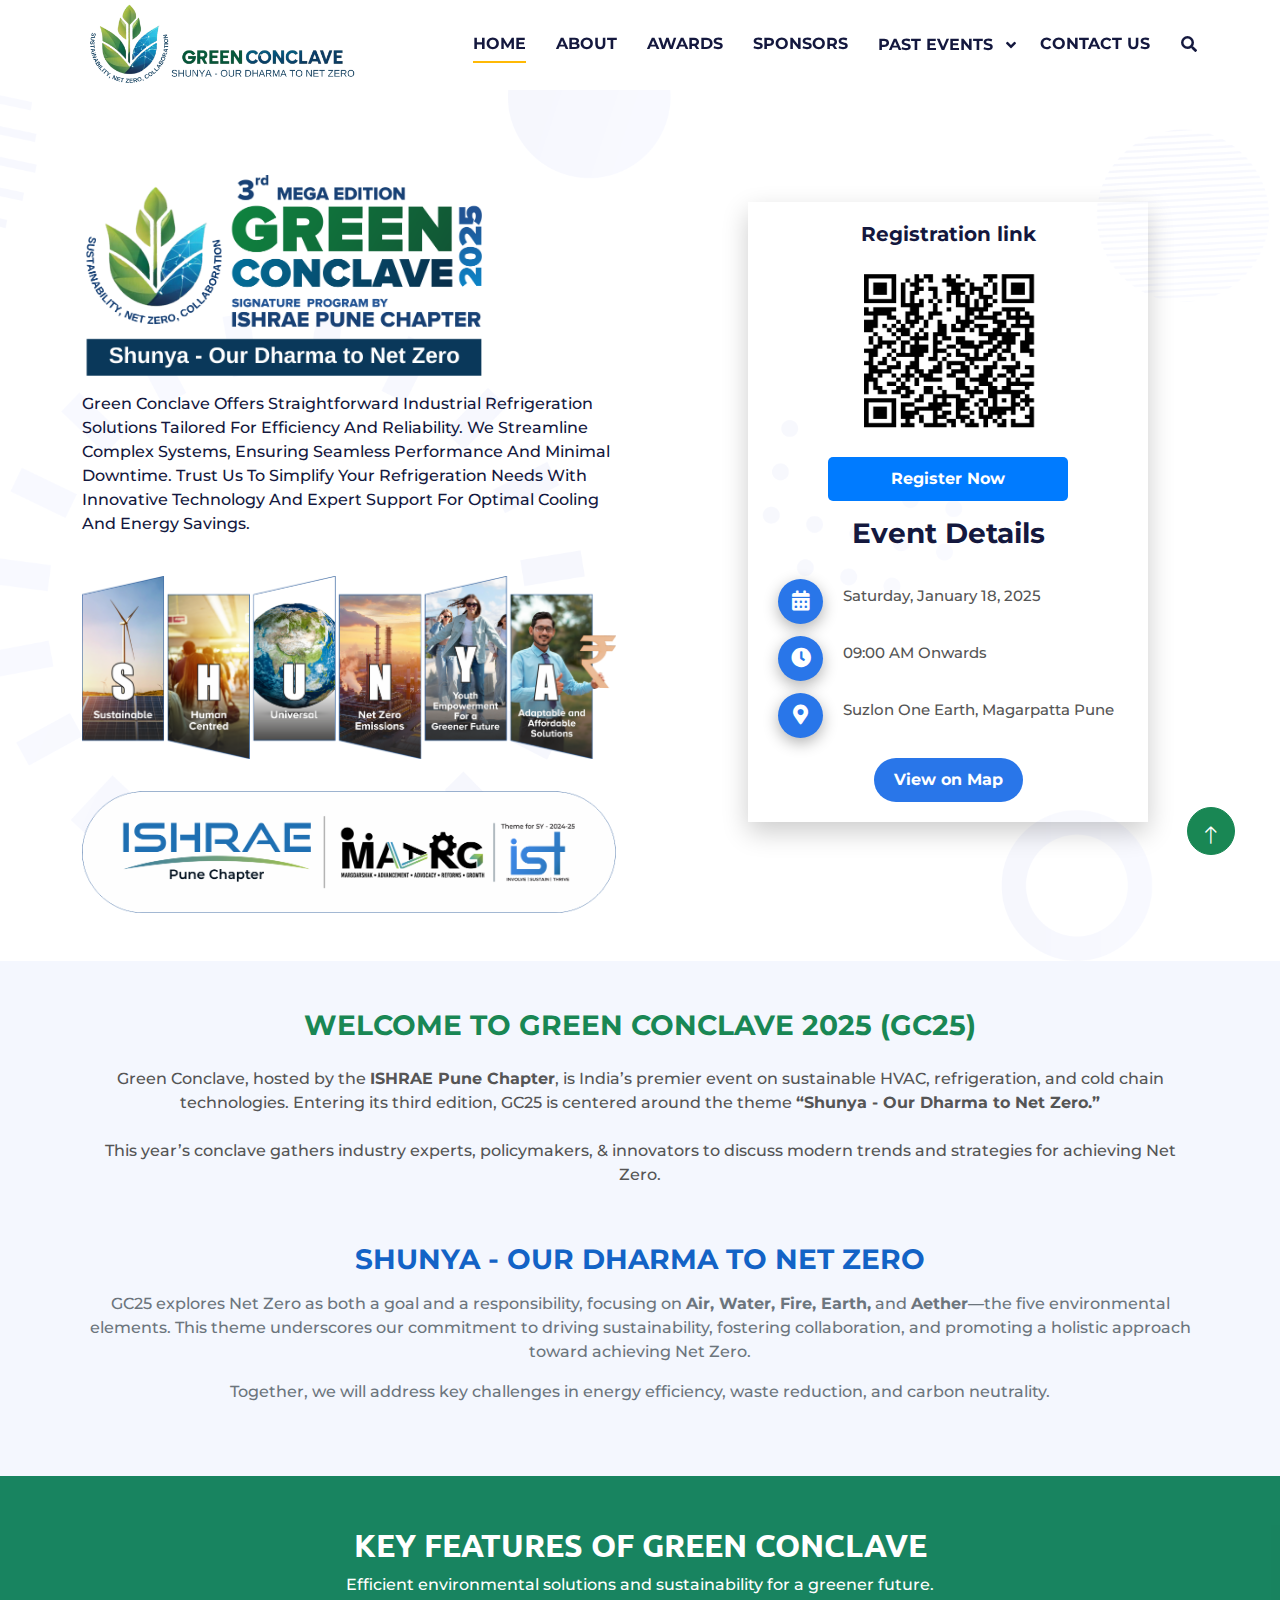
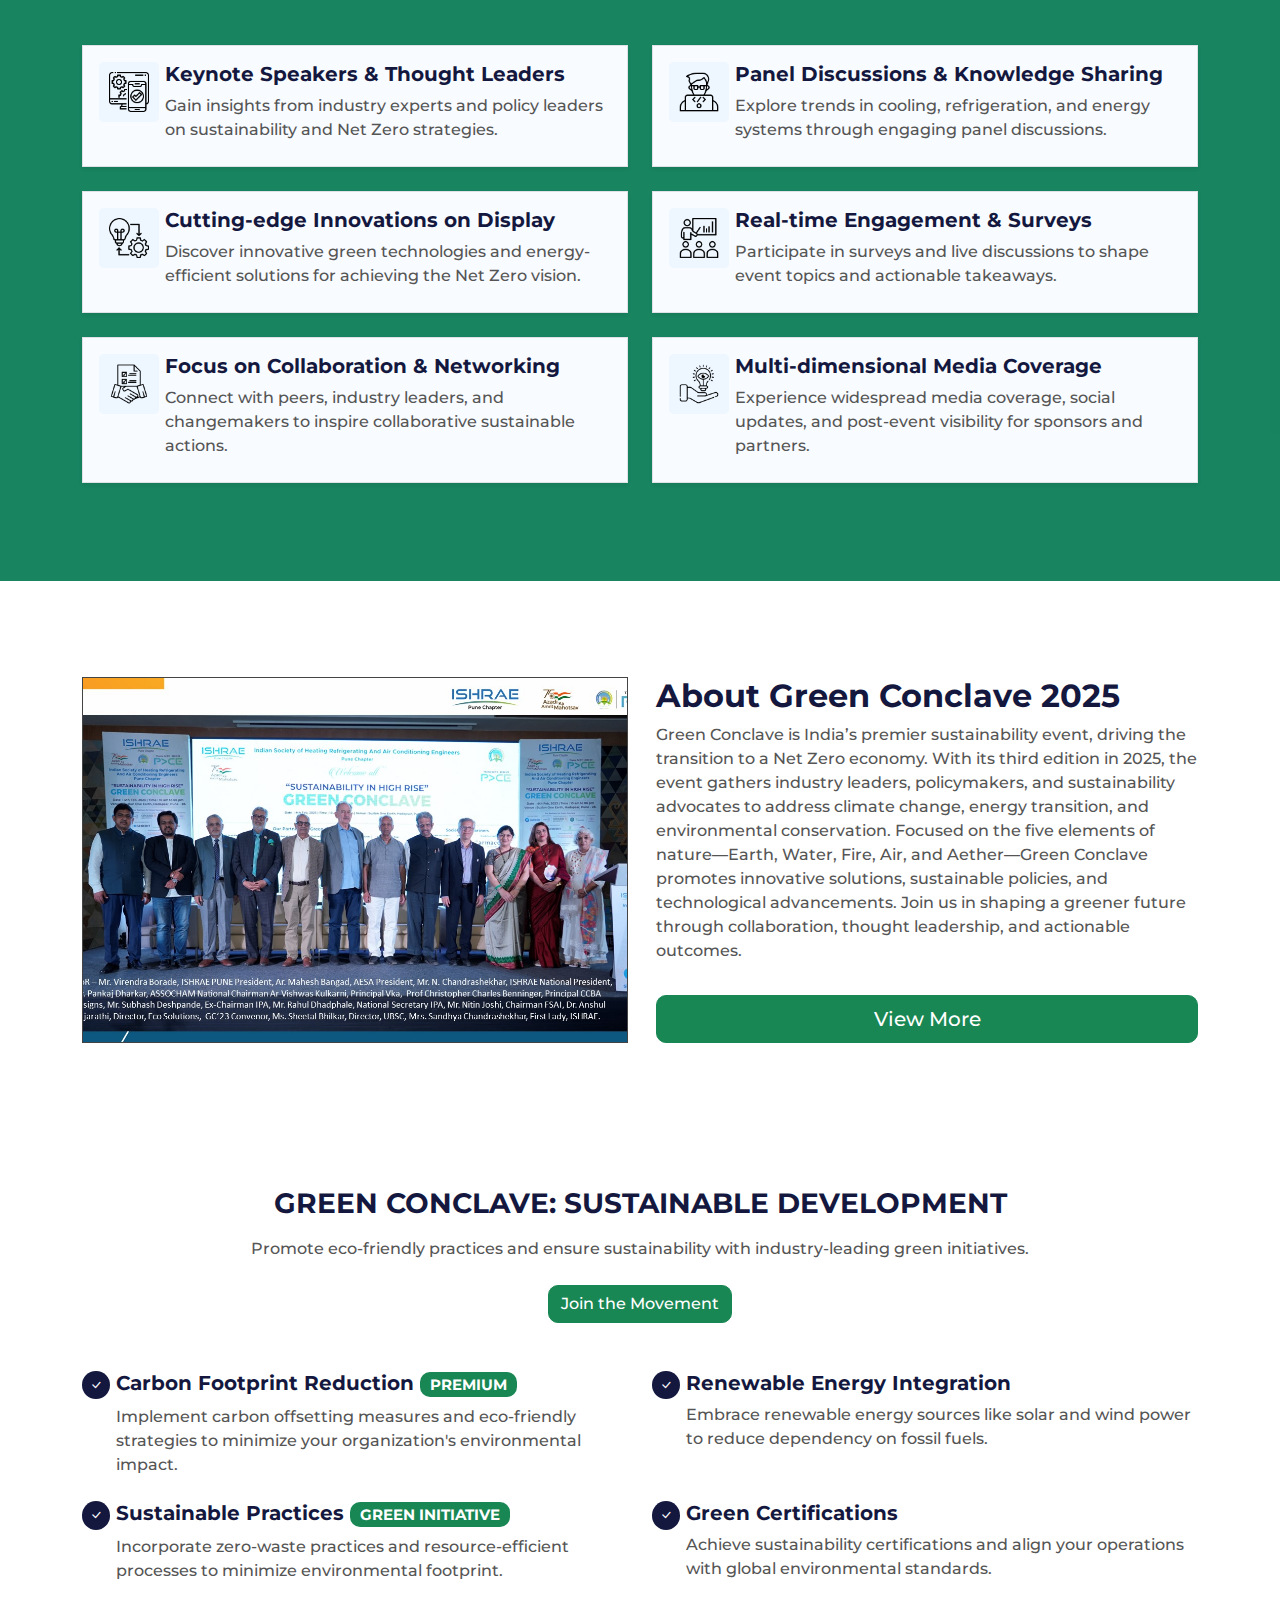
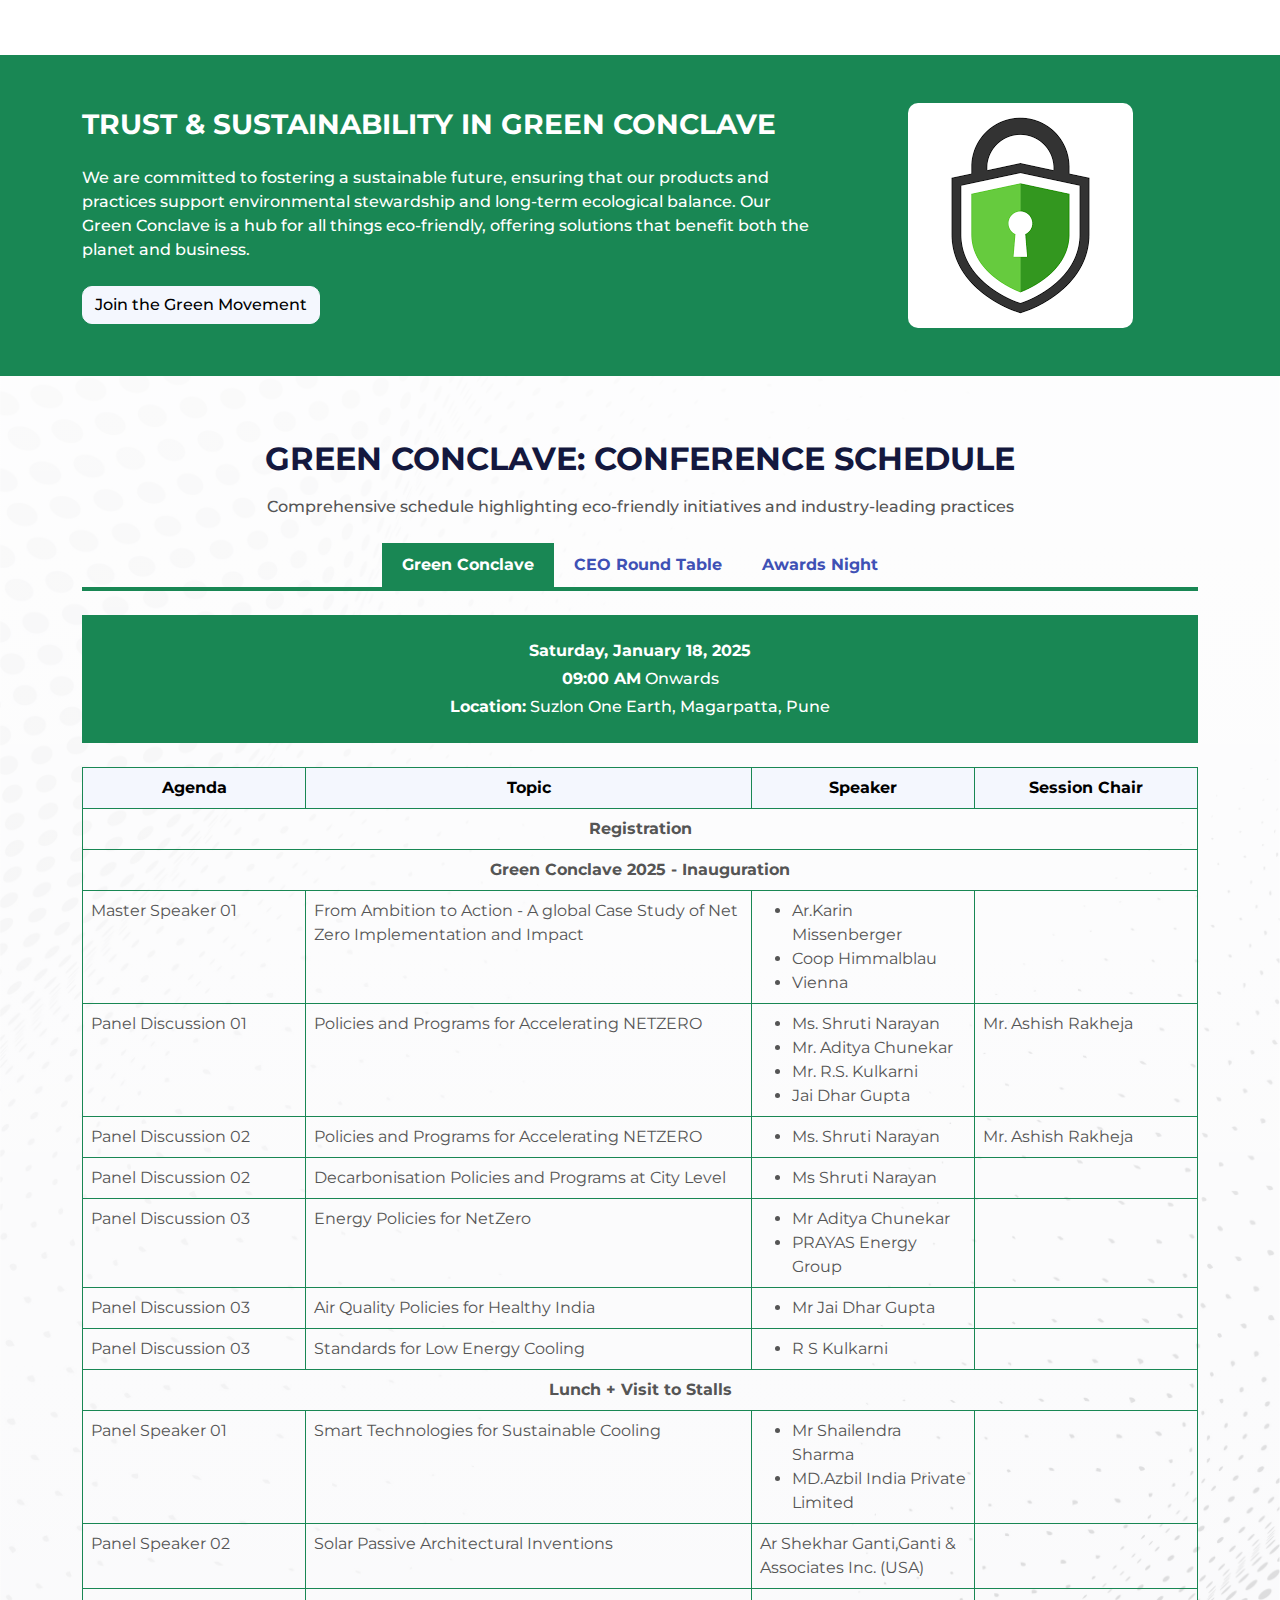
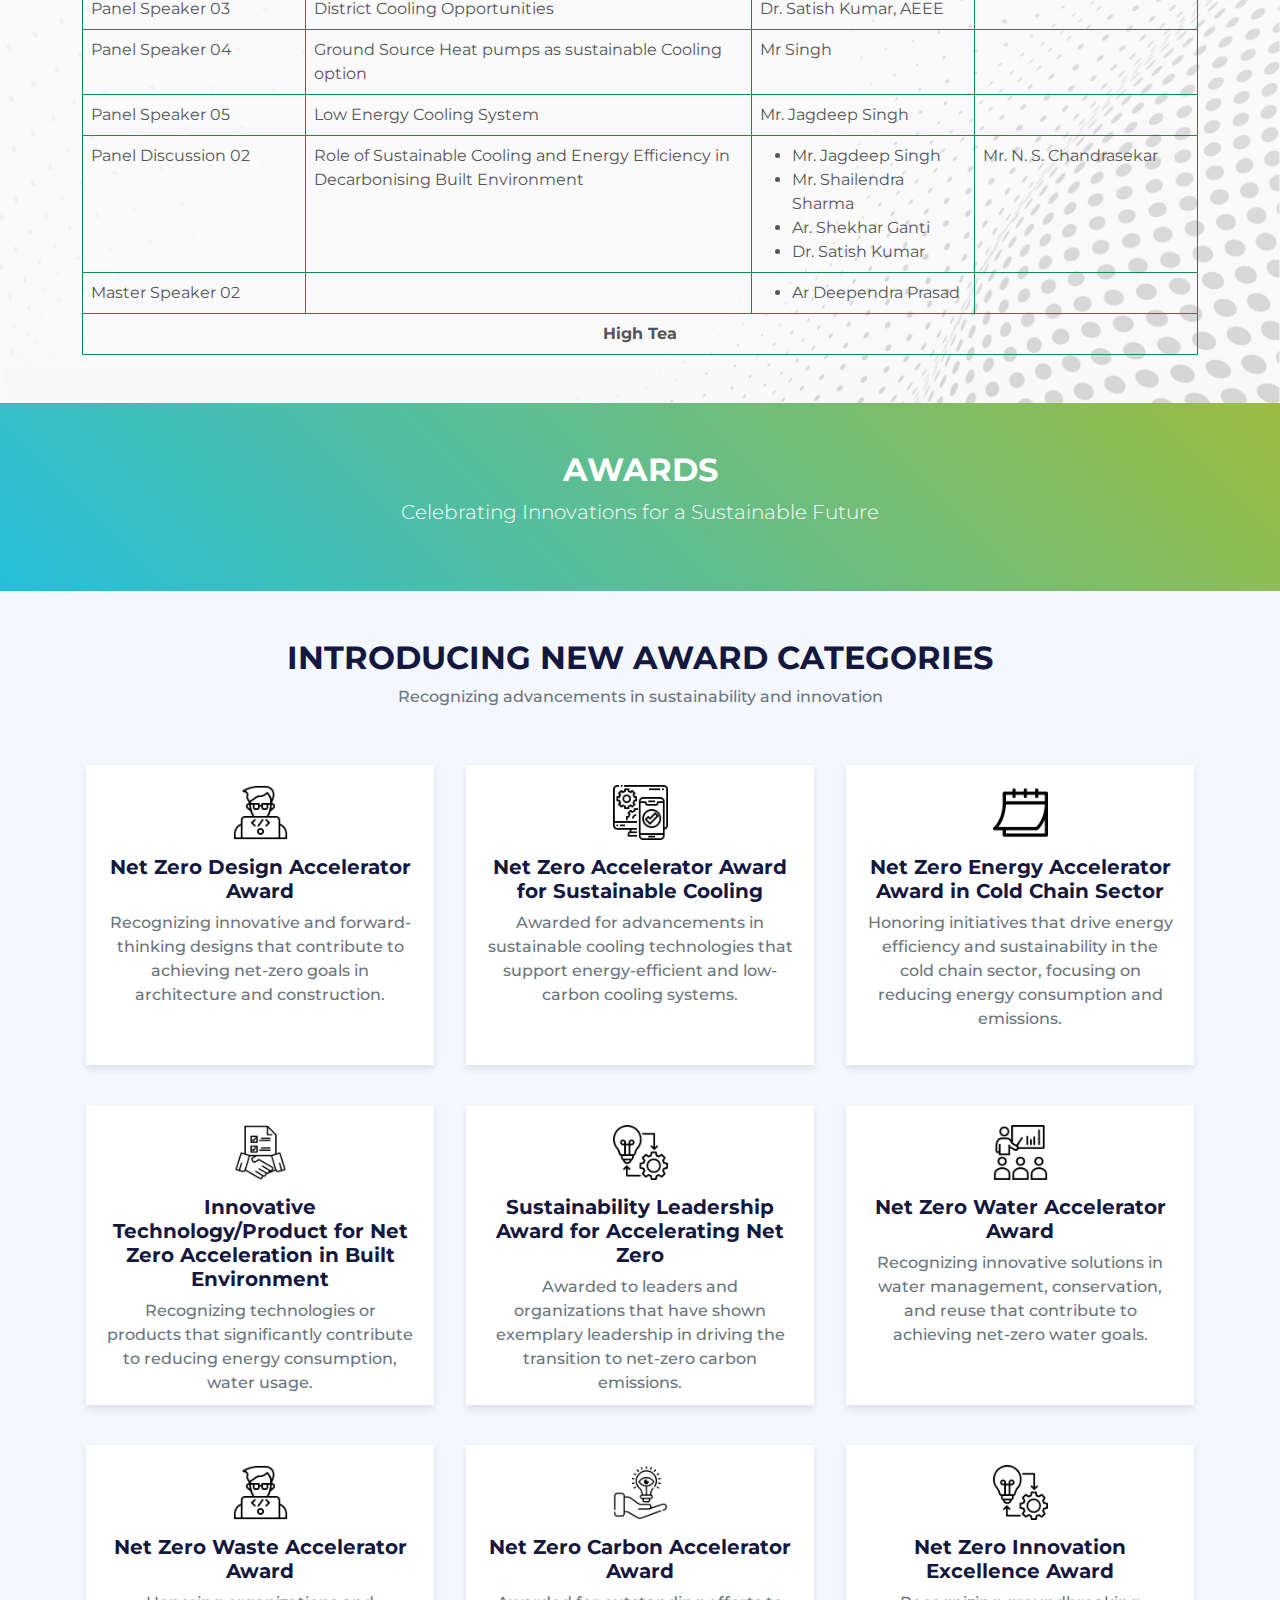
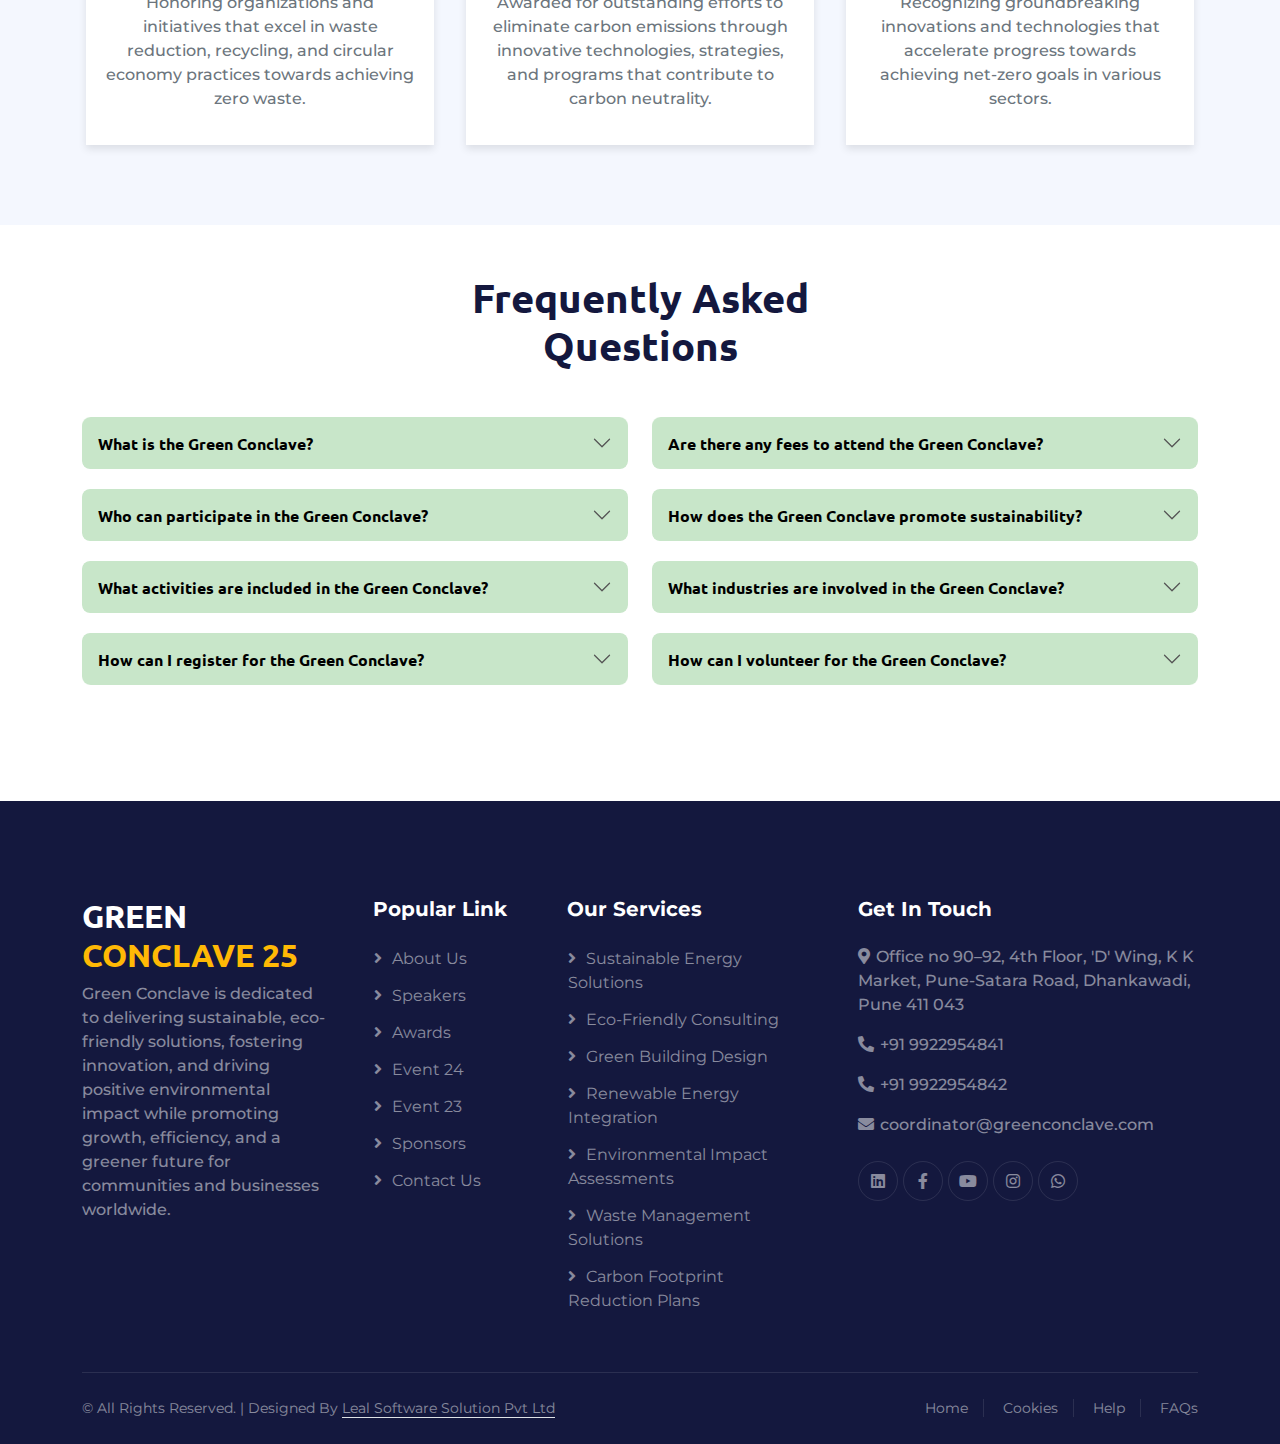
<file: index.html>
<!DOCTYPE html>
<html lang="en">

<head>
  <meta charset="utf-8">
  <title>Green Conclave 25</title>
  <meta content="width=device-width, initial-scale=1.0" name="viewport">
  <meta content="" name="keywords">
  <meta content="" name="description">

  <!-- Favicon -->
  <link href="img/favicon.ico" rel="icon">
  <link rel="icon" href="img/GREEN CONCLAVE - SHUNYA.png" type="image/x-icon">

  <!-- Google Web Fonts -->
  <link rel="preconnect" href="https://fonts.googleapis.com">
  <link rel="preconnect" href="https://fonts.gstatic.com" crossorigin>
  <link href="https://fonts.googleapis.com/css2?family=Open+Sans:wght@400;600&family=Ubuntu:wght@500;700&display=swap"
    rel="stylesheet">

  <!-- Font Stylesheet Montserrat -->
  <link href="https://fonts.googleapis.com/css2?family=Montserrat:wght@400;500;700&display=swap" rel="stylesheet">

  <!-- Icon Font Stylesheet -->
  <link href="https://cdnjs.cloudflare.com/ajax/libs/font-awesome/5.10.0/css/all.min.css" rel="stylesheet">
  <link href="https://cdn.jsdelivr.net/npm/bootstrap-icons@1.4.1/font/bootstrap-icons.css" rel="stylesheet">

  <!-- Libraries Stylesheet -->
  <link href="lib/animate/animate.min.css" rel="stylesheet">
  <link href="lib/owlcarousel/assets/owl.carousel.min.css" rel="stylesheet">

  <!-- Customized Bootstrap Stylesheet -->
  <link href="css/bootstrap.min.css" rel="stylesheet">

  <!-- Template Stylesheet -->
  <link href="css/style.css" rel="stylesheet">
  <link rel="stylesheet" href="https://cdn.jsdelivr.net/npm/swiper@11/swiper-bundle.min.css" />

</head>

<body>
  <!-- Spinner Start -->
  <div id="spinner"
    class="show bg-white position-fixed translate-middle w-100 vh-100 top-50 start-50 d-flex align-items-center justify-content-center">
    <div class="spinner-grow text-primary" style="width: 3rem; height: 3rem;" role="status">
      <span class="sr-only">Loading...</span>
    </div>
  </div>
  <!-- Spinner End -->


  <!-- Navbar Start -->
  <div class="container-fluid sticky-top" id="navbar">
    <div class="container">
      <nav class="navbar navbar-expand-lg navbar-dark p-0">
        <a href="index.html" class="navbar-brand">
          <img src="img/Green_Conclave_HR.png" alt="Button Image" class="animated slideInDown">
        </a>
        <button type="button" class="navbar-toggler ms-auto me-0" data-bs-toggle="collapse"
          data-bs-target="#navbarCollapse">
          <span class="navbar-toggler-icon"></span>
        </button>
        <div class="collapse navbar-collapse" id="navbarCollapse">
          <div class="navbar-nav ms-auto">
            <a href="index.html" class="nav-item nav-link text-dark fw-bold active">HOME</a>
            <a href="about.html" class="nav-item nav-link text-dark fw-bold">ABOUT</a>
            <!-- <a href="speakers.html" class="nav-item nav-link text-dark fw-bold">SPEAKERS</a> -->
            <a href="awards.html" class="nav-item nav-link text-dark fw-bold">AWARDS</a>
            <a href="sponsors.html" class="nav-item nav-link text-dark fw-bold">SPONSORS</a>
            <div class="dropdown nav-item">
              <button class="dropdown-toggle border-0 bg-transparent pe-4 rounded text-dark fw-bold px-0" type="button"
                id="dropdownMenuButton" data-bs-toggle="dropdown" aria-haspopup="true" aria-expanded="false">
                PAST EVENTS
              </button>
              <div class="dropdown-menu dropdown-menu-end shadow-lg rounded border-0 mt-2"
                aria-labelledby="dropdownMenuButton" style="background-color: #f8f9fa;">
                <a class="dropdown-item py-3 px-4 text-dark" href="event1.html">
                  <i class="fas fa-seedling me-2"></i>Green Conclave 2024 (GC24)
                </a>
                <a class="dropdown-item py-3 px-4 text-dark" href="event2.html">
                  <i class="fas fa-recycle me-2"></i>Green Conclave 2023 (GC23)
                </a>
              </div>
            </div>

            <a href="contact.html" class="nav-item nav-link text-dark fw-bold">CONTACT US</a>

          </div>
          <button type="button" class="btn text-dark p-0 d-none d-lg-block" data-bs-toggle="modal"
            data-bs-target="#searchModal" style="color: #9CBC41;">
            <i class="fa fa-search"></i>
          </button>
        </div>
      </nav>
    </div>
  </div>
  <!-- Navbar End -->


  <!-- Hero Start -->
  <div class="container-fluid pt-5 home-header">
    <div class="container pt-5">
      <div class="row g-5 pt-5">
        <div class="col-lg-6 align-self-center text-start mb-lg-5">
          <div class="d-flex justify-content-start align-items-start py-3">
            <img src="img/gc_images/03.png" alt="Ishare" class="index-banner-img img-fluid">
          </div>
          <p class="text-dark mb-4">Green Conclave Offers Straightforward
            Industrial Refrigeration Solutions Tailored For Efficiency And Reliability. We Streamline
            Complex Systems, Ensuring Seamless Performance And Minimal Downtime. Trust Us To Simplify Your
            Refrigeration Needs With Innovative Technology And Expert Support For Optimal Cooling And Energy
            Savings.</p>
          <!-- Acronym Section -->
          <div class="py-3">
            <img src="img/gc_images/11.png" alt="Ishare" class="img-fluid">
          </div>
          <div class="pt-0 pt-lg-3">
            <img src="img/gc_images/02.png" alt="Ishare" class="img-fluid">
          </div>
        </div>
        <div class="col-lg-6 align-self-center text-center mb-lg-5 pb-5">
          <!-- Event Information Section -->
          <div class="container d-flex justify-content-end align-items-end p-0">
            <div class="event-container">
              <div class="d-flex justify-content-center gap-4 flex-wrap">
                <div class="card px-4 text-center rounded-0 border-0" style="width: 18rem;">
                  <h5 class="card-title mb-3">Registration link</h5>
                  <img src="img/index_images/Day1.png" alt="Day 1 QR Code"
                    style="width: 200px; height: 180px; margin: auto;">
                  <a href="https://ishraehq.in/Admin/CalenderEventMaster/Registration_new/y86oGrUlKUE=" target="_blank">
                    <button
                      style="background: #007bff; color: #fff; font-weight: bold; padding: 10px 15px; border: none; border-radius: 5px; width: 100%; margin-top: 15px;">
                      Register Now
                    </button>
                  </a>
                </div>
              </div>
              <h5 class="text-dark py-3 fs-3">Event Details</h5>

              <!-- Date -->
              <div class="event-info">
                <div class="event-icon">
                  <i class="fas fa-calendar-alt"></i>
                </div>
                <p id="eventDate" class="event-text align-self-end"> Saturday, January 18, 2025</p>
              </div>

              <!-- Time -->
              <div class="event-info">
                <div class="event-icon">
                  <i class="fas fa-clock"></i>
                </div>
                <p id="eventTime" class="event-text align-self-end">09:00 AM Onwards</p>
              </div>

              <!-- Location -->
              <div class="event-info">
                <div class="event-icon">
                  <i class="fas fa-map-marker-alt"></i>
                </div>
                <p class="event-text align-self-end">Suzlon One Earth, Magarpatta Pune</p>
              </div>

              <!-- Button -->
              <a href="https://maps.app.goo.gl/pvtWJYBeem2FNqkGA" target="_blank" rel="noopener noreferrer">
                <button class="event-button mt-2">View on Map</button>
              </a>
            </div>
          </div>
        </div>

      </div>
    </div>
  </div>
  <!-- Hero End -->


  <!-- Full Screen Search Start -->
  <div class="modal fade" id="searchModal" tabindex="-1">
    <div class="modal-dialog modal-fullscreen">
      <div class="modal-content" style="background: rgba(20, 24, 62, 0.7);">
        <div class="modal-header border-0">
          <button type="button" class="btn btn-square bg-white btn-close" data-bs-dismiss="modal"
            aria-label="Close"></button>
        </div>
        <div class="modal-body d-flex align-items-center justify-content-center">
          <div class="input-group" style="max-width: 600px;">
            <input type="text" class="form-control bg-transparent border-light p-3" placeholder="Type search keyword">
            <button class="btn btn-light px-4"><i class="bi bi-search"></i></button>
          </div>
        </div>
      </div>
    </div>
  </div>
  <!-- Full Screen Search End -->


  <!--Start Introduction Section -->
  <section class="bg-light py-5 text-center">
    <div class="container text-start text-lg-center px-3">
      <!-- Welcome Title -->
      <h5 class="fs-3 fw-bold text-success mb-4 text-uppercase">Welcome to Green Conclave 2025 (GC25)</h5>
      <!-- Event Details -->
      <p class="mb-4 fs-6">
        Green Conclave, hosted by the <strong>ISHRAE Pune Chapter</strong>, is India’s premier event on
        sustainable HVAC, refrigeration, and cold chain technologies.
        Entering its third edition, GC25 is centered around the theme <strong>“Shunya - Our Dharma to Net
          Zero.”</strong>
      </p>
      <p class="mb-5 fs-6">
        This year’s conclave gathers industry experts, policymakers, & innovators to discuss modern trends
        and
        strategies for achieving Net Zero.
      </p>
      <!-- About the Theme -->
      <div class="py-2">
        <h5 class="fs-3 fw-bold text-primary text-uppercase mb-3">Shunya - Our Dharma to Net Zero</h5>
        <p class="text-muted fs-6">
          GC25 explores Net Zero as both a goal and a responsibility, focusing on <strong>Air, Water,
            Fire,
            Earth,</strong> and <strong>Aether</strong>—the five environmental elements.
          This theme underscores our commitment to driving sustainability, fostering collaboration, and
          promoting a holistic approach toward achieving Net Zero.
        </p>
        <p class="text-muted fs-6">
          Together, we will address key challenges in energy efficiency, waste reduction, and carbon
          neutrality.
        </p>
      </div>
    </div>
  </section>
  <!--End Introduction Section -->


  <!-- Start Section  -->
  <section class="bg-primary myhome-container">
    <div class="opacity">
      <div class="container pb-5">
        <div class="text-center mb-5">
          <h2 class="text-white text-uppercase">Key Features of Green Conclave</h2>
          <p class="text-white">Efficient environmental solutions and sustainability for a greener future.</p>
        </div>
        <div class="row g-4">
          <div class="col-lg-6">
            <div class="d-flex align-items-start p-3 border rounded-0 shadow-sm"
              style="background-color: #f8fbff; height: auto;">
              <div class="me-3"
                style="flex-shrink: 0; width: 60px; height: 60px; background-color: #eef7ff; display: flex; justify-content: center; align-items: center; border-radius: 5px;">
                <img src="img/index_images/app-development.jpg" alt="Service Icon" style="width: 40px; height: 40px;">
              </div>
              <div>
                <h5 class="mb-2">Keynote Speakers & Thought Leaders</h5>
                <p class="mb-2">Gain insights from industry experts and policy leaders on sustainability
                  and Net Zero strategies.</p>
              </div>
            </div>
          </div>
          <div class="col-lg-6">
            <div class="d-flex align-items-start p-3 border rounded-0 shadow-sm"
              style="background-color: #f8fbff; height: auto;">
              <div class="me-3"
                style="flex-shrink: 0; width: 60px; height: 60px; background-color: #eef7ff; display: flex; justify-content: center; align-items: center; border-radius: 5px;">
                <img src="img/index_images/coding (1).png" alt="Service Icon" style="width: 40px; height: 40px;">
              </div>
              <div>
                <h5 class="mb-2">Panel Discussions & Knowledge Sharing</h5>
                <p class="mb-2">Explore trends in cooling, refrigeration, and energy systems through
                  engaging panel discussions.</p>
              </div>
            </div>
          </div>
          <div class="col-lg-6">
            <div class="d-flex align-items-start p-3 border rounded-0 shadow-sm"
              style="background-color: #f8fbff; height: auto;">
              <div class="me-3"
                style="flex-shrink: 0; width: 60px; height: 60px; background-color: #eef7ff; display: flex; justify-content: center; align-items: center; border-radius: 5px;">
                <img src="img/index_images/sw_implemention.jpg" alt="Service Icon" style="width: 40px; height: 40px;">
              </div>
              <div>
                <h5 class="mb-2">Cutting-edge Innovations on Display</h5>
                <p class="mb-2">Discover innovative green technologies and energy-efficient solutions
                  for achieving the Net Zero vision.</p>
              </div>
            </div>
          </div>
          <div class="col-lg-6">
            <div class="d-flex align-items-start p-3 border rounded-0 shadow-sm"
              style="background-color: #f8fbff; height: auto;">
              <div class="me-3"
                style="flex-shrink: 0; width: 60px; height: 60px; background-color: #eef7ff; display: flex; justify-content: center; align-items: center; border-radius: 5px;">
                <img src="img/index_images/sw_training.jpg" alt="Service Icon" style="width: 40px; height: 40px;">
              </div>
              <div>
                <h5 class="mb-2">Real-time Engagement & Surveys</h5>
                <p class="mb-2">Participate in surveys and live discussions to shape event topics and
                  actionable takeaways.</p>
              </div>
            </div>
          </div>
          <div class="col-lg-6">
            <div class="d-flex align-items-start p-3 border rounded-0 shadow-sm"
              style="background-color: #f8fbff; height: auto;">
              <div class="me-3"
                style="flex-shrink: 0; width: 60px; height: 60px; background-color: #eef7ff; display: flex; justify-content: center; align-items: center; border-radius: 5px;">
                <img src="img/index_images/completed-task.png" alt="Service Icon" style="width: 40px; height: 40px;">
              </div>
              <div>
                <h5 class="mb-2">Focus on Collaboration & Networking</h5>
                <p class="mb-2">Connect with peers, industry leaders, and changemakers to inspire
                  collaborative sustainable actions.</p>
              </div>
            </div>
          </div>
          <div class="col-lg-6">
            <div class="d-flex align-items-start p-3 border rounded-0 shadow-sm"
              style="background-color: #f8fbff; height: auto;">
              <div class="me-3"
                style="flex-shrink: 0; width: 60px; height: 60px; background-color: #eef7ff; display: flex; justify-content: center; align-items: center; border-radius: 5px;">
                <img src="img/index_images/visionary.png" alt="Service Icon" style="width: 40px; height: 40px;">
              </div>
              <div>
                <h5 class="mb-2">Multi-dimensional Media Coverage</h5>
                <p class="mb-2">Experience widespread media coverage, social updates, and post-event
                  visibility for sponsors and partners.</p>
              </div>
            </div>
          </div>
        </div>
      </div>
    </div>
  </section>
  <!-- End Section -->


  <!-- About Green Conclave -->
  <div class="container py-5">
    <div class="row py-0 py-lg-5">
      <div class="col-md-6">
        <img src="img/GC'23 Group Photo.jpg" alt="Building" class="img-fluid home-index-main">
      </div>
      <div class="col-md-6 d-flex flex-column justify-content-center ps-3 hero-home-desc">
        <h5 class="fs-2 text-dark fw-bold">About Green Conclave 2025</h5>
        <p>
          Green Conclave is India’s premier sustainability event, driving the transition to a Net Zero
          economy. With its third edition in 2025, the event gathers industry leaders, policymakers, and
          sustainability advocates to address climate change, energy transition, and environmental
          conservation. Focused on the five elements of nature—Earth, Water, Fire, Air, and Aether—Green
          Conclave promotes innovative solutions, sustainable policies, and technological advancements. Join
          us in shaping a greener future through collaboration, thought leadership, and actionable outcomes.
        </p>
        <a href="https://drive.google.com/file/d/15SKSvd4Eybd0MLts7Vev9_wdKmFfO9I8/view?usp=drive_link" target="_blank"
          rel="noopener noreferrer">
          <button class="btn btn-success btn-lg mt-3 w-100">View More</button>
        </a>
      </div>
    </div>
  </div>
  <!--  -->


  <!-- Start this security -->
  <section class="container">
    <div class="text-start text-lg-center py-5">
      <h5 class="fs-3 fw-bold text-dark text-uppercase mb-3">Green Conclave: Sustainable Development</h5>
      <p class="mb-4">Promote eco-friendly practices and ensure sustainability with industry-leading green
        initiatives.</p>
      <div>
        <a href="https://ishraehq.in/Admin/CalenderEventMaster/Registration_new/y86oGrUlKUE=" target="_blank">
          <button class="btn btn-success mb-5">Join the Movement</button>
        </a>
      </div>
      <div class="row text-start">
        <div class="col-12 col-md-6 d-flex align-items-start mb-4">
          <div class="me-3">
            <span class="badge bg-dark rounded-circle" style="padding: 8px;">
              <i class="bi bi-check-lg text-white"></i>
            </span>
          </div>
          <div>
            <h5 class="fw-bold">Carbon Footprint Reduction <span class="badge bg-success text-white">PREMIUM</span></h5>
            <p class="mb-0">Implement carbon offsetting measures and eco-friendly strategies to minimize
              your organization's environmental impact.</p>
          </div>
        </div>
        <div class="col-12 col-md-6 d-flex align-items-start mb-4">
          <div class="me-3">
            <span class="badge bg-dark rounded-circle" style="padding: 8px;">
              <i class="bi bi-check-lg text-white"></i>
            </span>
          </div>
          <div>
            <h5 class="fw-bold">Renewable Energy Integration</h5>
            <p class="mb-0">Embrace renewable energy sources like solar and wind power to reduce
              dependency
              on fossil fuels.</p>
          </div>
        </div>
        <div class="col-12 col-md-6 d-flex align-items-start mb-4">
          <div class="me-3">
            <span class="badge bg-dark rounded-circle" style="padding: 8px;">
              <i class="bi bi-check-lg text-white"></i>
            </span>
          </div>
          <div>
            <h5 class="fw-bold">Sustainable Practices <span class="badge bg-success text-white">GREEN
                INITIATIVE</span></h5>
            <p class="mb-0">Incorporate zero-waste practices and resource-efficient processes to
              minimize
              environmental footprint.</p>
          </div>
        </div>
        <div class="col-12 col-md-6 d-flex align-items-start mb-4">
          <div class="me-3">
            <span class="badge bg-dark rounded-circle" style="padding: 8px;">
              <i class="bi bi-check-lg text-white"></i>
            </span>
          </div>
          <div>
            <h5 class="fw-bold">Green Certifications</h5>
            <p class="mb-0">Achieve sustainability certifications and align your operations with global
              environmental standards.</p>
          </div>
        </div>
      </div>
    </div>
  </section>

  <!-- Green Conclave Trust & Sustainability Section -->
  <section class="container-fluid p-0">
    <div class="bg-success text-white py-5">
      <div class="container">
        <div class="row align-items-center">
          <!-- Text Section -->
          <div class="col-12 col-lg-8 mb-4 mb-lg-0 text-start text-lg-start">
            <h5 class="fs-3 fw-bold text-uppercase text-white">Trust & Sustainability in Green Conclave</h5>
            <p class="my-4">
              We are committed to fostering a sustainable future, ensuring that our products and
              practices
              support environmental stewardship and long-term ecological balance.
              Our Green Conclave is a hub for all things eco-friendly, offering solutions that benefit
              both the planet and business.
            </p>
            <div class="text-center text-lg-start">
              <a href="https://ishraehq.in/Admin/CalenderEventMaster/Registration_new/y86oGrUlKUE=" target="_blank">
                <button class="btn btn-light">Join the Green Movement</button>
              </a>
            </div>
          </div>
          <!-- Image Section -->
          <div class="col-12 col-lg-4 text-center">
            <img src="img/trust_security.png" alt="Green Conclave" class="img-fluid rounded"
              style="max-height: 300px; object-fit: cover;">
          </div>
        </div>
      </div>
    </div>
  </section>
  <!-- End this security  -->


  <!-- Start Event Date -->
  <section class="container-fluid py-5 schedule-container">
    <div class="container pt-3">
      <h5 class="fs-2 fw-bold text-uppercase text-center mb-3">Green Conclave: Conference Schedule</h5>
      <p class="mb-4 text-center">
        Comprehensive schedule highlighting eco-friendly initiatives and industry-leading practices
      </p>
      <ul class="nav nav-pills justify-content-center mb-3 tab-buttons" role="tablist"
        style="border-bottom: 4px solid #198754;">
        <li class="nav-item" role="presentation">
          <button class="nav-link active" data-bs-toggle="pill" data-bs-target="#day1" type="button" role="tab">
            Green Conclave
          </button>
        </li>
        <li class="nav-item" role="presentation">
          <button class="nav-link" data-bs-toggle="pill" data-bs-target="#day2" type="button" role="tab">
            CEO Round Table
          </button>
        </li>
        <li class="nav-item" role="presentation">
          <button class="nav-link" data-bs-toggle="pill" data-bs-target="#day3" type="button" role="tab">
            Awards Night
          </button>
        </li>
      </ul>

      <div class="bg-success py-4 text-center text-white my-4">
        <p class="mb-1 fw-bold">Saturday, January 18, 2025</p>
        <p class="mb-1">
          <span class="fw-bold">09:00 AM</span> Onwards
        </p>
        <p class="mb-0">
          <span class="fw-bold">Location:</span> Suzlon One Earth, Magarpatta, Pune
        </p>
      </div>

      <!-- Tab Content -->
      <div class="tab-content">
        <!-- Day 1 Content -->
        <div class="tab-pane fade show active" id="day1" role="tabpanel">
          <table class="table table-bordered border-success m-0">
            <thead class="table-light text-center border-success">
              <tr>
                <th style="vertical-align: middle; width: 20%;">Agenda</th>
                <th style="vertical-align: middle; width: 40%;">Topic</th>
                <th style="vertical-align: middle; width: 20%;">Speaker</th>
                <th style="vertical-align: middle; width: 20%;">Session Chair</th>
              </tr>
            </thead>
            <tbody>
              <tr class="text-center">
                <td colspan="4" class="fw-bold">Registration</td>
              </tr>
              <tr class="text-center">
                <td colspan="4" class="fw-bold">Green Conclave 2025 - Inauguration</td>
              </tr>
              <tr>
                <td>Master Speaker 01</td>
                <td>From Ambition to Action - A global Case Study of Net Zero Implementation and Impact</td>
                <td>
                  <ul class="m-0">
                    <li>Ar.Karin Missenberger</li>
                    <li>Coop Himmalblau</li>
                    <li>Vienna</li>
                  </ul>
                </td>
                <td></td>
              </tr>
              <tr>
                <td>Panel Discussion 01</td>
                <td>Policies and Programs for Accelerating NETZERO</td>
                <td>
                  <ul class="m-0">
                    <li>Ms. Shruti Narayan</li>
                    <li>Mr. Aditya Chunekar</li>
                    <li>Mr. R.S. Kulkarni</li>
                    <li>Jai Dhar Gupta</li>
                  </ul>
                </td>
                <td>Mr. Ashish Rakheja</td>
              </tr>

              <tr>
                <td>Panel Discussion 02</td>
                <td>Policies and Programs for Accelerating NETZERO</td>
                <td>
                  <ul class="m-0">
                    <li>Ms. Shruti Narayan</li>
                  </ul>
                </td>
                <td>Mr. Ashish Rakheja</td>
              </tr>

              <tr>
                <td>Panel Discussion 02</td>
                <td>Decarbonisation Policies and Programs at City Level</td>
                <td>
                  <ul class="m-0">
                    <li>Ms Shruti Narayan</li>
                  </ul>
                </td>
                <td></td>
              </tr>

              <tr>
                <td>Panel Discussion 03</td>
                <td>Energy Policies for NetZero</td>
                <td>
                  <ul class="m-0">
                    <li>Mr Aditya Chunekar</li>
                    <li>PRAYAS Energy Group</li>
                  </ul>
                </td>
                <td></td>
              </tr>

              <tr>
                <td>Panel Discussion 03</td>
                <td>Air Quality Policies for Healthy India</td>
                <td>
                  <ul class="m-0">
                    <li>Mr Jai Dhar Gupta</li>
                  </ul>
                </td>
                <td></td>
              </tr>

              <tr>
                <td>Panel Discussion 03</td>
                <td>Standards for Low Energy Cooling</td>
                <td>
                  <ul class="m-0">
                    <li>R S Kulkarni</li>
                  </ul>
                </td>
                <td></td>
              </tr>

              <tr class="text-center">
                <td colspan="4" class="fw-bold">Lunch + Visit to Stalls</td>
              </tr>
              <tr>
                <td>Panel Speaker 01</td>
                <td>Smart Technologies for Sustainable Cooling</td>
                <td>
                  <ul class="m-0">
                    <li>Mr Shailendra Sharma</li>
                    <li>MD.Azbil India Private
                      Limited</li>
                  </ul>
                </td>
                <td></td>
              </tr>
              <tr>
                <td>Panel Speaker 02</td>
                <td>Solar Passive Architectural Inventions</td>
                <td>Ar Shekhar Ganti,Ganti &
                  Associates Inc. (USA)</td>
                <td></td>
              </tr>
              <tr>
                <td>Panel Speaker 03</td>
                <td>District Cooling Opportunities</td>
                <td>Dr. Satish Kumar, AEEE</td>
                <td></td>
              </tr>
              <tr>
                <td>Panel Speaker 04</td>
                <td>Ground Source Heat pumps as sustainable Cooling
                  option</td>
                <td>Mr Singh</td>
                <td></td>
              </tr>
              <tr>
                <td>Panel Speaker 05</td>
                <td>Low Energy Cooling System</td>
                <td>Mr. Jagdeep Singh</td>
                <td></td>
              </tr>
              <tr>
                <td>Panel Discussion 02</td>
                <td>Role of Sustainable Cooling and Energy Efficiency in
                  Decarbonising Built Environment</td>
                <td>
                  <ul class="m-0">
                    <li>Mr. Jagdeep Singh</li>
                    <li>Mr. Shailendra Sharma</li>
                    <li>Ar. Shekhar Ganti</li>
                    <li>Dr. Satish Kumar</li>
                  </ul>
                </td>
                <td>Mr. N. S. Chandrasekar</td>
              </tr>

              <tr>
                <td>Master Speaker 02</td>
                <td></td>
                <td>
                  <ul class="m-0">
                    <li>Ar Deependra Prasad</li>
                  </ul>
                </td>
                <td></td>
              </tr>
              <tr class="text-center">
                <td colspan="4" class="fw-bold">High Tea</td>
              </tr>
            </tbody>
          </table>
        </div>

        <!-- Day 2 Content -->
        <div class="tab-pane fade show" id="day2" role="tabpanel">
          <table class="table table-bordered border-success m-0">
            <thead class="table-light text-center border-success">
              <tr>
                <th style="vertical-align: middle; width: 20%;">Agenda</th>
                <th style="vertical-align: middle; width: 40%;">Topic</th>
                <th style="vertical-align: middle; width: 20%;">Speaker</th>
                <th style="vertical-align: middle; width: 20%;">Session Chair</th>
              </tr>
            </thead>
            <tbody>
              <tr class="text-center">
                <td colspan="4" class="fw-bold">Green Conclave 2025 - CEO Round Table</td>
              </tr>
              <tr>
                <td>CEO Round Table Conference + Net Zero Charter Signing</td>
                <td>Decarbonisation of Real Estate Value Chain: Each Player has a Role</td>
                <td></td>
                <td>
                  <ul class="m-0">
                    <li>Mr.Pankaj Dharkar</li>
                    <li>Dr. Sunita Purushottam</li>
                  </ul>
                </td>
              </tr>
            </tbody>
          </table>
        </div>

        <!-- Day 3 Content -->
        <div class="tab-pane fade show" id="day3" role="tabpanel">
          <table class="table table-bordered border-success m-0">
            <thead class="table-light text-center border-success">
              <tr>
                <th style="vertical-align: middle; width: 20%;">Agenda</th>
                <th style="vertical-align: middle; width: 40%;">Topic</th>
                <th style="vertical-align: middle; width: 20%;">Speaker</th>
                <th style="vertical-align: middle; width: 20%;">Session Chair</th>
              </tr>
            </thead>
            <tbody>
              <tr class="text-center">
                <td colspan="4" class="fw-bold">Green Conclave 2025 - Awards Night</td>
              </tr>
              <tr>
                <td>Sustainable Fashion Show</td>
                <td>Circular Fashion Odyssey</td>
                <td></td>
                <td>
                  <ul class="m-0">
                    <li>Ms. Simple Jain</li>
                    <li>Ms. Sunita More</li>
                  </ul>
                </td>
              </tr>
              <tr>
                <td>Awards Show/td>
                <td>SHUNYA Net Zero Accelerator Awards</td>
                <td></td>
                <td>
                  <ul class="m-0">
                    <li>Ar. Namrata Dhamankar</li>
                    <li>Mr. Amit Gulwade</li>
                  </ul>
                </td>
              <tr class="text-center">
                <td colspan="4" class="fw-bold">Networking & Dinner</td>
              </tr>
              </tr>
            </tbody>
          </table>
        </div>
      </div>
    </div>
  </section>
  <!--End Event Date  -->


  <!-- Pricing Start -->
  <!-- <section class="container-fluid">
    <div class="container py-5">
        <p class="fs-2 text-center fw-bold text-dark mb-3">Partnership Program</p>
        <p class="text-center mb-5">Choose a plan that fits your needs and unlock the full potential of
            <strong>Green
                Conclave</strong>
            for efficient task management and collaboration.
        </p>
        <div class="row g-4">

            <div class="col-md-4 py-4">
                <div class="card border-0 h-100 bg-success text-white rounded-0">
                    <div class="card-body text-center position-relative px-4 py-5 plan-body">
                        <h5 class="card-title fw-bold text-white">Title Partner</h5>
                        <h2 class="fw-bold text-white">15,00,000<span class="fs-6 fw-normal text-white"> /
                                month</span>
                        </h2>
                        <p class="my-3">Exclusive sponsorship for maximum visibility and engagement.</p>
                        <h6 class="fw-bold text-white">Features Included:</h6>
                        <ul class="list-unstyled text-start mt-3">
                            <li class="mb-2">Meet & Greet with 25+ VVIPs</li>
                            <li class="mb-2">Stall size: 8m x 2m</li>
                            <li class="mb-2">25 Free Delegate Passes</li>
                            <li class="mb-2">Logo at the top in all collateral</li>
                            <li class="mb-2">5 Video Teasers</li>
                            <li class="mb-2">Prominent website presence</li>
                            <li class="mb-2">Social media and press coverage</li>
                            <li class="mb-2">25 Free Delegate Passes</li>
                            <li class="mb-2">Delegate data for two days</li>
                        </ul>
                        <a href="#" class="btn btn-light w-100" style="border-radius: 8px;">Buy Now →</a>
                    </div>
                </div>
            </div>

            <div class="col-md-4 py-4">
                <div class="card border-0 h-100 pricing-card rounded-0">
                    <div class="card-body text-center px-4 py-5 plan-body">
                        <h5 class="card-title fw-bold">Platinum Partner</h5>
                        <h2 class="fw-bold">10,00,000<span class="fs-6 fw-normal"> / month</span></h2>
                        <p class="my-3 text-muted">Premium visibility with leading sponsorship benefits.</p>
                        <h6 class="fw-bold">Features Included:</h6>
                        <ul class="list-unstyled text-start mt-3">
                            <li class="mb-2">Meet & Greet with 20+ VVIPs</li>
                            <li class="mb-2">Stall size: 6m x 2m</li>
                            <li class="mb-2">20 Free Delegate Passes</li>
                            <li class="mb-2">Logo at second-top position in all collateral</li>
                            <li class="mb-2">4 Video Teasers</li>
                            <li class="mb-2">Prominent website presence</li>
                            <li class="mb-2">Social media and press coverage</li>
                            <li class="mb-2">Delegate data for two days</li>
                            <li class="mb-2">Post-event mileage</li>
                        </ul>
                        <a href="#" class="btn btn-success w-100" style="border-radius: 8px;">Buy Now →</a>
                    </div>
                </div>
            </div>

            <div class="col-md-4 py-4">
                <div class="card border-0 h-100 pricing-card rounded-0">
                    <div class="card-body text-center px-4 py-5 plan-body">
                        <h5 class="card-title fw-bold">Gold Partner</h5>
                        <h2 class="fw-bold">7,00,000<span class="fs-6 fw-normal"> / month</span></h2>
                        <p class="my-3 text-muted">Strategic sponsorship with excellent exposure.</p>
                        <h6 class="fw-bold">Features Included:</h6>
                        <ul class="list-unstyled text-start mt-3">
                            <li class="mb-2"> Meet & Greet with 15+ VVIPs/li>
                            <li class="mb-2"> Stall size: 4m x 2m</li>
                            <li class="mb-2"> 15 Free Delegate Passes</li>
                            <li class="mb-2"> Logo at third-top position in all collateral</li>
                            <li class="mb-2"> 3 Video Teasers</li>
                            <li class="mb-2"> Website presence</li>
                            <li class="mb-2"> Social media and press coverage</li>
                            <li class="mb-2"> Delegate data for two days</li>
                            <li class="mb-2"> Post-event mileage</li>
                        </ul>
                        <a href="#" class="btn btn-success w-100" style="border-radius: 8px;">Buy Now →</a>
                    </div>
                </div>
            </div>

            <div class="col-md-4 py-4">
                <div class="card border-0 h-100 pricing-card rounded-0">
                    <div class="card-body text-center px-4 py-5 plan-body">
                        <h5 class="card-title fw-bold">Silver Partner</h5>
                        <h2 class="fw-bold">3,00,000<span class="fs-6 fw-normal"> / month</span></h2>
                        <p class="my-3 text-muted">Support sustainability while showcasing your brand.</p>
                        <h6 class="fw-bold">Features Included:</h6>
                        <ul class="list-unstyled text-start mt-3">
                            <li class="mb-2"> Meet & Greet with 10+ VVIPs</li>
                            <li class="mb-2"> Stall size: 3m x 2m</li>
                            <li class="mb-2"> 10 Free Delegate Passes</li>
                            <li class="mb-2"> Logo at fourth-top position in all collateral</li>
                            <li class="mb-2"> 2 Video Teasers</li>
                            <li class="mb-2"> Social media and press coverage</li>
                            <li class="mb-2"> Delegate data for two days</li>
                        </ul>
                        <a href="#" class="btn btn-success w-100" style="border-radius: 8px;">Buy Now →</a>
                    </div>
                </div>
            </div>

            <div class="col-md-4 py-4">
                <div class="card border-0  h-100 pricing-card rounded-0">
                    <div class="card-body text-center px-4 py-5 plan-body">
                        <h5 class="card-title fw-bold">Session Partner</h5>
                        <h2 class="fw-bold">2,00,000<span class="fs-6 fw-normal"> / month</span></h2>
                        <p class="my-3 text-muted">Sponsor a session and engage directly with the audience.</p>
                        <h6 class="fw-bold">Features Included:</h6>
                        <ul class="list-unstyled text-start mt-3">
                            <li class="mb-2">Meet & Greet with 7+ VVIPs</li>
                            <li class="mb-2">Stall size: 2m x 2m</li>
                            <li class="mb-2">7 Free Delegate Passes</li>
                            <li class="mb-2">Logo at fourth-top position in session invitations and collateral</li>
                            <li class="mb-2">1 Video Teaser</li>
                            <li class="mb-2">Website presence</li>
                            <li class="mb-2">Social media and press coverage</li>
                            <li class="mb-2">Delegate data for two days</li>
                            <li class="mb-2">Post-event mileage</li>
                        </ul>
                        <a href="#" class="btn btn-success w-100" style="border-radius: 8px;">Buy Now →</a>
                    </div>
                </div>
            </div>

            <div class="col-md-4 py-4">
                <div class="card border-0  h-100 pricing-card rounded-0">
                    <div class="card-body text-center px-4 py-5 plan-body">
                        <h5 class="card-title fw-bold">Other Sponsorships</h5>
                        <h2 class="fw-bold">Custom Pricing</h2>
                        <p class="my-3 text-muted">nique sponsorship opportunities to fit your brand.</p>
                        <h6 class="fw-bold">Options Include:</h6>
                        <ul class="list-unstyled text-start mt-3">
                            <li class="mb-2">Gala Dinner Partner – ₹3,00,000</li>
                            <li class="mb-2">Hospitality Partner – ₹3,00,000</li>
                            <li class="mb-2">Award Partner – ₹5,00,000</li>
                            <li class="mb-2">CEOs Roundtable Partner – ₹5,00,000</li>
                            <li class="mb-2">Lanyard Partner – ₹2,00,000</li>
                            <li class="mb-2">Fleet Partner – ₹3,00,000</li>
                            <li class="mb-2">Stall Partner – ₹1,50,000</li>
                            <li class="mb-2">Apparel Partner – ₹2,50,000</li>
                        </ul>
                        <a href="#" class="btn btn-success w-100" style="border-radius: 8px;">Buy Now →</a>
                    </div>
                </div>
            </div>
        </div>
    </div>
    </section> -->
  <!-- Pricing End -->


  <!-- Start Award  -->
  <section class="container-fluid bg-light p-0">
    <!-- Hero Section -->
    <div class="text-center text-white py-5" style="background: linear-gradient(45deg, #25BFDB, #9CBC41);">
      <h5 class="fs-2 fw-bold text-uppercase text-white">Awards</h5>
      <p class="lead">Celebrating Innovations for a Sustainable Future</p>
    </div>
    <!-- Categories Section -->
    <div class="container py-5">
      <div class="text-center mb-4">
        <h5 class="fs-2 fw-bold text-uppercase text-dark">Introducing New Award Categories</h5>
        <p class="text-muted">Recognizing advancements in sustainability and innovation</p>
      </div>
      <div class="row g-4 py-4">
        <!-- Net Zero Design Accelerator Award -->
        <div class="col-12 col-sm-6 col-lg-4 px-3 py-2">
          <div class="award-card rounded-0">
            <img src="img/index_images/coding (1).png" alt="Design Accelerator Award" class="award-icon">
            <h5 class="fs-5 fw-bold">Net Zero Design Accelerator Award</h5>
            <p class="text-muted mb-0">Recognizing innovative and forward-thinking designs that
              contribute
              to achieving net-zero goals in architecture and construction.</p>
          </div>
        </div>
        <!-- Net Zero Accelerator Award for Sustainable Cooling -->
        <div class="col-12 col-sm-6 col-lg-4 px-3 py-2">
          <div class="award-card rounded-0">
            <img src="img/index_images/app-development.jpg" alt="Sustainable Cooling Award" class="award-icon">
            <h5 class="fs-5 fw-bold">Net Zero Accelerator Award for Sustainable Cooling</h5>
            <p class="text-muted mb-0">Awarded for advancements in sustainable cooling technologies that
              support energy-efficient and low-carbon cooling systems.</p>
          </div>
        </div>
        <!-- Net Zero Energy Accelerator Award in Cold Chain Sector -->
        <div class="col-12 col-sm-6 col-lg-4 px-3 py-2">
          <div class="award-card rounded-0">
            <img src="img/index_images/calendar.png" alt="Cold Chain Sector Award" class="award-icon">
            <h5 class="fs-5 fw-bold">Net Zero Energy Accelerator Award in Cold Chain Sector</h5>
            <p class="text-muted mb-0">Honoring initiatives that drive energy efficiency and
              sustainability
              in the cold chain sector, focusing on reducing energy consumption and emissions.</p>
          </div>
        </div>
        <!-- Innovative Technology/Product for Net Zero Acceleration in Built Environment -->
        <div class="col-12 col-sm-6 col-lg-4 px-3 py-2">
          <div class="award-card rounded-0">
            <img src="img/index_images/completed-task.png" alt="Technology/Product Award" class="award-icon">
            <h5 class="fs-5 fw-bold">Innovative Technology/Product for Net Zero Acceleration in Built
              Environment
            </h5>
            <p class="text-muted mb-0">Recognizing technologies or products that significantly
              contribute to
              reducing energy consumption, water usage.</p>
          </div>
        </div>
        <!-- Sustainability Leadership Award for Accelerating Net Zero -->
        <div class="col-12 col-sm-6 col-lg-4 px-3 py-2">
          <div class="award-card rounded-0">
            <img src="img/index_images/sw_implemention.jpg" alt="Leadership Award" class="award-icon">
            <h5 class="fs-5 fw-bold">Sustainability Leadership Award for Accelerating Net Zero</h5>
            <p class="text-muted mb-0">Awarded to leaders and organizations that have shown exemplary
              leadership in driving the transition to net-zero carbon emissions.</p>
          </div>
        </div>
        <!-- Net Zero Water Accelerator Award -->
        <div class="col-12 col-sm-6 col-lg-4 px-3 py-2">
          <div class="award-card rounded-0">
            <img src="img/index_images/sw_training.jpg" alt="Water Accelerator Award" class="award-icon">
            <h5 class="fs-5 fw-bold">Net Zero Water Accelerator Award</h5>
            <p class="text-muted mb-0">Recognizing innovative solutions in water management,
              conservation,
              and reuse that contribute to achieving net-zero water goals.</p>
          </div>
        </div>
        <!-- Net Zero Waste Accelerator Award -->
        <div class="col-12 col-sm-6 col-lg-4 px-3 py-2">
          <div class="award-card rounded-0">
            <img src="img/index_images/coding (1).png" alt="Waste Accelerator Award" class="award-icon">
            <h5 class="fs-5 fw-bold">Net Zero Waste Accelerator Award</h5>
            <p class="text-muted mb-0">Honoring organizations and initiatives that excel in waste
              reduction,
              recycling, and circular economy practices towards achieving zero waste.</p>
          </div>
        </div>
        <!-- Net Zero Carbon Accelerator Award -->
        <div class="col-12 col-sm-6 col-lg-4 px-3 py-2">
          <div class="award-card rounded-0">
            <img src="img/index_images/visionary.png" alt="Carbon Accelerator Award" class="award-icon">
            <h5 class="fs-5 fw-bold">Net Zero Carbon Accelerator Award</h5>
            <p class="text-muted mb-0">Awarded for outstanding efforts to eliminate carbon emissions
              through
              innovative technologies, strategies, and programs that contribute to carbon neutrality.
            </p>
          </div>
        </div>
        <!-- Net Zero Innovation Excellence Award -->
        <div class="col-12 col-sm-6 col-lg-4 px-3 py-2">
          <div class="award-card rounded-0">
            <img src="img/index_images/sw_implemention.jpg" alt="Innovation Excellence Award" class="award-icon">
            <h5 class="fs-5 fw-bold">Net Zero Innovation Excellence Award</h5>
            <p class="text-muted mb-0">Recognizing groundbreaking innovations and technologies that
              accelerate progress towards achieving net-zero goals in various sectors.</p>
          </div>
        </div>
      </div>
    </div>
  </section>
  <!-- End Award -->


  <!-- FAQs Start -->
  <div class="container-fluid py-5">
    <div class="container pb-0 pb-lg-5">
      <div class="mx-auto text-center" style="max-width: 500px;">
        <h1 class="mb-5">Frequently Asked Questions</h1>
      </div>
      <div class="row">
        <div class="col-lg-6">
          <div class="accordion" id="accordionGreenConclave1">
            <div class="accordion-item">
              <h2 class="accordion-header" id="headingOne">
                <button class="accordion-button collapsed" type="button" data-bs-toggle="collapse"
                  data-bs-target="#collapseOne" aria-expanded="false" aria-controls="collapseOne">
                  What is the Green Conclave?
                </button>
              </h2>
              <div id="collapseOne" class="accordion-collapse collapse" aria-labelledby="headingOne"
                data-bs-parent="#accordionGreenConclave1">
                <div class="accordion-body">
                  The Green Conclave is an initiative focused on promoting sustainable practices,
                  eco-friendly innovations, and environmental awareness.
                </div>
              </div>
            </div>
            <div class="accordion-item">
              <h2 class="accordion-header" id="headingTwo">
                <button class="accordion-button collapsed" type="button" data-bs-toggle="collapse"
                  data-bs-target="#collapseTwo" aria-expanded="false" aria-controls="collapseTwo">
                  Who can participate in the Green Conclave?
                </button>
              </h2>
              <div id="collapseTwo" class="accordion-collapse collapse" aria-labelledby="headingTwo"
                data-bs-parent="#accordionGreenConclave1">
                <div class="accordion-body">
                  Anyone passionate about sustainability, including individuals, businesses, and
                  organizations, can participate in the Green Conclave.
                </div>
              </div>
            </div>
            <div class="accordion-item">
              <h2 class="accordion-header" id="headingThree">
                <button class="accordion-button collapsed" type="button" data-bs-toggle="collapse"
                  data-bs-target="#collapseThree" aria-expanded="false" aria-controls="collapseThree">
                  What activities are included in the Green Conclave?
                </button>
              </h2>
              <div id="collapseThree" class="accordion-collapse collapse" aria-labelledby="headingThree"
                data-bs-parent="#accordionGreenConclave1">
                <div class="accordion-body">
                  Activities include workshops, panel discussions, networking sessions, and
                  exhibitions showcasing green technologies and practices.
                </div>
              </div>
            </div>
            <div class="accordion-item">
              <h2 class="accordion-header" id="headingFour">
                <button class="accordion-button collapsed" type="button" data-bs-toggle="collapse"
                  data-bs-target="#collapseFour" aria-expanded="false" aria-controls="collapseFour">
                  How can I register for the Green Conclave?
                </button>
              </h2>
              <div id="collapseFour" class="accordion-collapse collapse" aria-labelledby="headingFour"
                data-bs-parent="#accordionGreenConclave1">
                <div class="accordion-body">
                  You can register online via our official website by filling out the registration
                  form and submitting the required details.
                </div>
              </div>
            </div>
          </div>
        </div>
        <div class="col-lg-6">
          <div class="accordion" id="accordionGreenConclave2">
            <div class="accordion-item">
              <h2 class="accordion-header" id="headingFive">
                <button class="accordion-button collapsed" type="button" data-bs-toggle="collapse"
                  data-bs-target="#collapseFive" aria-expanded="false" aria-controls="collapseFive">
                  Are there any fees to attend the Green Conclave?
                </button>
              </h2>
              <div id="collapseFive" class="accordion-collapse collapse" aria-labelledby="headingFive"
                data-bs-parent="#accordionGreenConclave2">
                <div class="accordion-body">
                  The event may have free and paid sessions, depending on the activities and
                  workshops. Details will be shared during registration.
                </div>
              </div>
            </div>
            <div class="accordion-item">
              <h2 class="accordion-header" id="headingSix">
                <button class="accordion-button collapsed" type="button" data-bs-toggle="collapse"
                  data-bs-target="#collapseSix" aria-expanded="false" aria-controls="collapseSix">
                  How does the Green Conclave promote sustainability?
                </button>
              </h2>
              <div id="collapseSix" class="accordion-collapse collapse" aria-labelledby="headingSix"
                data-bs-parent="#accordionGreenConclave2">
                <div class="accordion-body">
                  By showcasing sustainable solutions, encouraging eco-conscious practices, and
                  fostering collaboration for a greener future.
                </div>
              </div>
            </div>
            <div class="accordion-item">
              <h2 class="accordion-header" id="headingSeven">
                <button class="accordion-button collapsed" type="button" data-bs-toggle="collapse"
                  data-bs-target="#collapseSeven" aria-expanded="false" aria-controls="collapseSeven">
                  What industries are involved in the Green Conclave?
                </button>
              </h2>
              <div id="collapseSeven" class="accordion-collapse collapse" aria-labelledby="headingSeven"
                data-bs-parent="#accordionGreenConclave2">
                <div class="accordion-body">
                  Industries like renewable energy, sustainable construction, waste management,
                  and
                  eco-friendly manufacturing participate in the conclave.
                </div>
              </div>
            </div>
            <div class="accordion-item">
              <h2 class="accordion-header" id="headingEight">
                <button class="accordion-button collapsed" type="button" data-bs-toggle="collapse"
                  data-bs-target="#collapseEight" aria-expanded="false" aria-controls="collapseEight">
                  How can I volunteer for the Green Conclave?
                </button>
              </h2>
              <div id="collapseEight" class="accordion-collapse collapse" aria-labelledby="headingEight"
                data-bs-parent="#accordionGreenConclave2">
                <div class="accordion-body">
                  Volunteers can apply through the website by submitting their profiles and
                  selecting
                  preferred roles during the event.
                </div>
              </div>
            </div>
          </div>
        </div>
      </div>
    </div>
  </div>
  <!-- FAQs End -->

  <!-- Footer Start -->
  <div class="container-fluid bg-dark text-white-50 footer pt-3 pt-lg-5">
    <div class="container py-5">
      <div class="row g-5">
        <div class="col-md-6 col-lg-3">
          <h2 class="mb-0 text-white">
            GREEN <br>
            <span class="fw-bold" style="color: #ffb905;">CONCLAVE 25</span>
          </h2>
          <p class="mb-0 pt-2">Green Conclave is dedicated to delivering sustainable, eco-friendly
            solutions,
            fostering innovation, and driving positive environmental impact while promoting growth,
            efficiency, and a greener future for communities and businesses worldwide.</p>
        </div>
        <div class="col-md-6 col-lg-2">
          <h5 class="text-white mb-4">Popular Link</h5>
          <a class="btn btn-link" href="about.html">About Us</a>
          <a class="btn btn-link" href="speakers.html">Speakers</a>
          <a class="btn btn-link" href="awards.html">Awards</a>
          <a class="btn btn-link" href="event1.html">Event 24</a>
          <a class="btn btn-link" href="event2.html">Event 23</a>
          <a class="btn btn-link" href="sponsors.html">Sponsors</a>
          <a class="btn btn-link" href="contact.html">Contact Us</a>
        </div>
        <div class="col-md-6 col-lg-3">
          <h5 class="text-white mb-4">Our Services</h5>
          <a class="btn btn-link">Sustainable Energy Solutions</a>
          <a class="btn btn-link">Eco-Friendly Consulting</a>
          <a class="btn btn-link">Green Building Design</a>
          <a class="btn btn-link">Renewable Energy Integration</a>
          <a class="btn btn-link">Environmental Impact Assessments</a>
          <a class="btn btn-link">Waste Management Solutions</a>
          <a class="btn btn-link">Carbon Footprint Reduction Plans</a>
        </div>
        <div class="col-md-6 col-lg-4">
          <h5 class="text-white mb-4">Get In Touch</h5>
          <p><i class="fa fa-map-marker-alt me-3"></i>Office no 90–92, 4th Floor, 'D' Wing, K K Market,
            Pune-Satara Road, Dhankawadi, Pune 411 043</p>
          <p><i class="fa fa-phone-alt me-3"></i>+91 9922954841</p>
          <p><i class="fa fa-phone-alt me-3"></i>+91 9922954842</p>
          <p>
            <a href="mailto:coordinator@greenconclave.com" target="_blank"
              style="text-decoration: none; color: inherit;">
              <i class="fa fa-envelope me-3"></i>coordinator@greenconclave.com
            </a>
          </p>
          <div class="d-flex pt-2">
            <a class="btn btn-outline-light btn-social"
              href="https://www.linkedin.com/company/ishrae-pune-chapter/?originalSubdomain=in" target="_blank">
              <i class="fab fa-linkedin"></i>
            </a>
            <a class="btn btn-outline-light btn-social"
              href="https://www.facebook.com/p/Ishrae-Pune-Chapter-100064681809939/" target="_blank">
              <i class="fab fa-facebook-f"></i>
            </a>
            <a class="btn btn-outline-light btn-social" href="https://www.youtube.com/channel/UCJ1Z08ryTel6YD5IXb3WSAA"
              target="_blank">
              <i class="fab fa-youtube"></i>
            </a>
            <a class="btn btn-outline-light btn-social" href="https://www.instagram.com/ishraepunechapter/"
              target="_blank">
              <i class="fab fa-instagram"></i>
            </a>
            <a class="btn btn-outline-light btn-social" href="https://wa.me/9922954841" target="_blank">
              <i class="fab fa-whatsapp"></i>
            </a>
          </div>
        </div>
      </div>
    </div>
    <div class="container">
      <div class="copyright">
        <div class="row">
          <div class="col-md-6 text-center text-md-start mb-3 mb-md-0">
            &copy; All Rights Reserved.
            | Designed By <a class="border-bottom" href="https://www.lealsolution.com/" target="_blank">Leal
              Software Solution Pvt Ltd</a>
          </div>
          <div class="col-md-6 text-center text-md-end">
            <div class="footer-menu">
              <a href="">Home</a>
              <a href="">Cookies</a>
              <a href="">Help</a>
              <a href="">FAQs</a>
            </div>
          </div>
        </div>
      </div>
    </div>
  </div>
  <!-- Footer End -->


  <!-- Back to Top -->
  <a href="#" class="btn btn-lg btn-success btn-lg-square back-to-top pt-2"><i class="bi bi-arrow-up"></i></a>


  <!-- JavaScript Libraries -->
  <script src="https://ajax.googleapis.com/ajax/libs/jquery/3.6.1/jquery.min.js"></script>
  <script src="https://cdn.jsdelivr.net/npm/bootstrap@5.0.0/dist/js/bootstrap.bundle.min.js"></script>
  <script src="https://cdn.jsdelivr.net/npm/swiper@11/swiper-bundle.min.js"></script>
  <script src="https://code.jquery.com/jquery-3.6.0.min.js"></script>
  <script src="lib/wow/wow.min.js"></script>
  <script src="lib/easing/easing.min.js"></script>
  <script src="lib/waypoints/waypoints.min.js"></script>
  <script src="lib/counterup/counterup.min.js"></script>
  <script src="lib/owlcarousel/owl.carousel.min.js"></script>

  <!-- Template Javascript -->
  <script src="js/main.js"></script>
  <!-- <script>
       
        function updateDateTime() {
            const now = new Date();
            const dateOptions = { weekday: 'long', year: 'numeric', month: 'long', day: 'numeric' };
            const timeOptions = { hour: '2-digit', minute: '2-digit', second: '2-digit' };

            document.getElementById('eventDate').textContent = now.toLocaleDateString('en-US', dateOptions);
            document.getElementById('eventTime').textContent = now.toLocaleTimeString('en-US', timeOptions);
        }

        setInterval(updateDateTime, 1000);
        updateDateTime();
    </script> -->
</body>

</html>
</file>
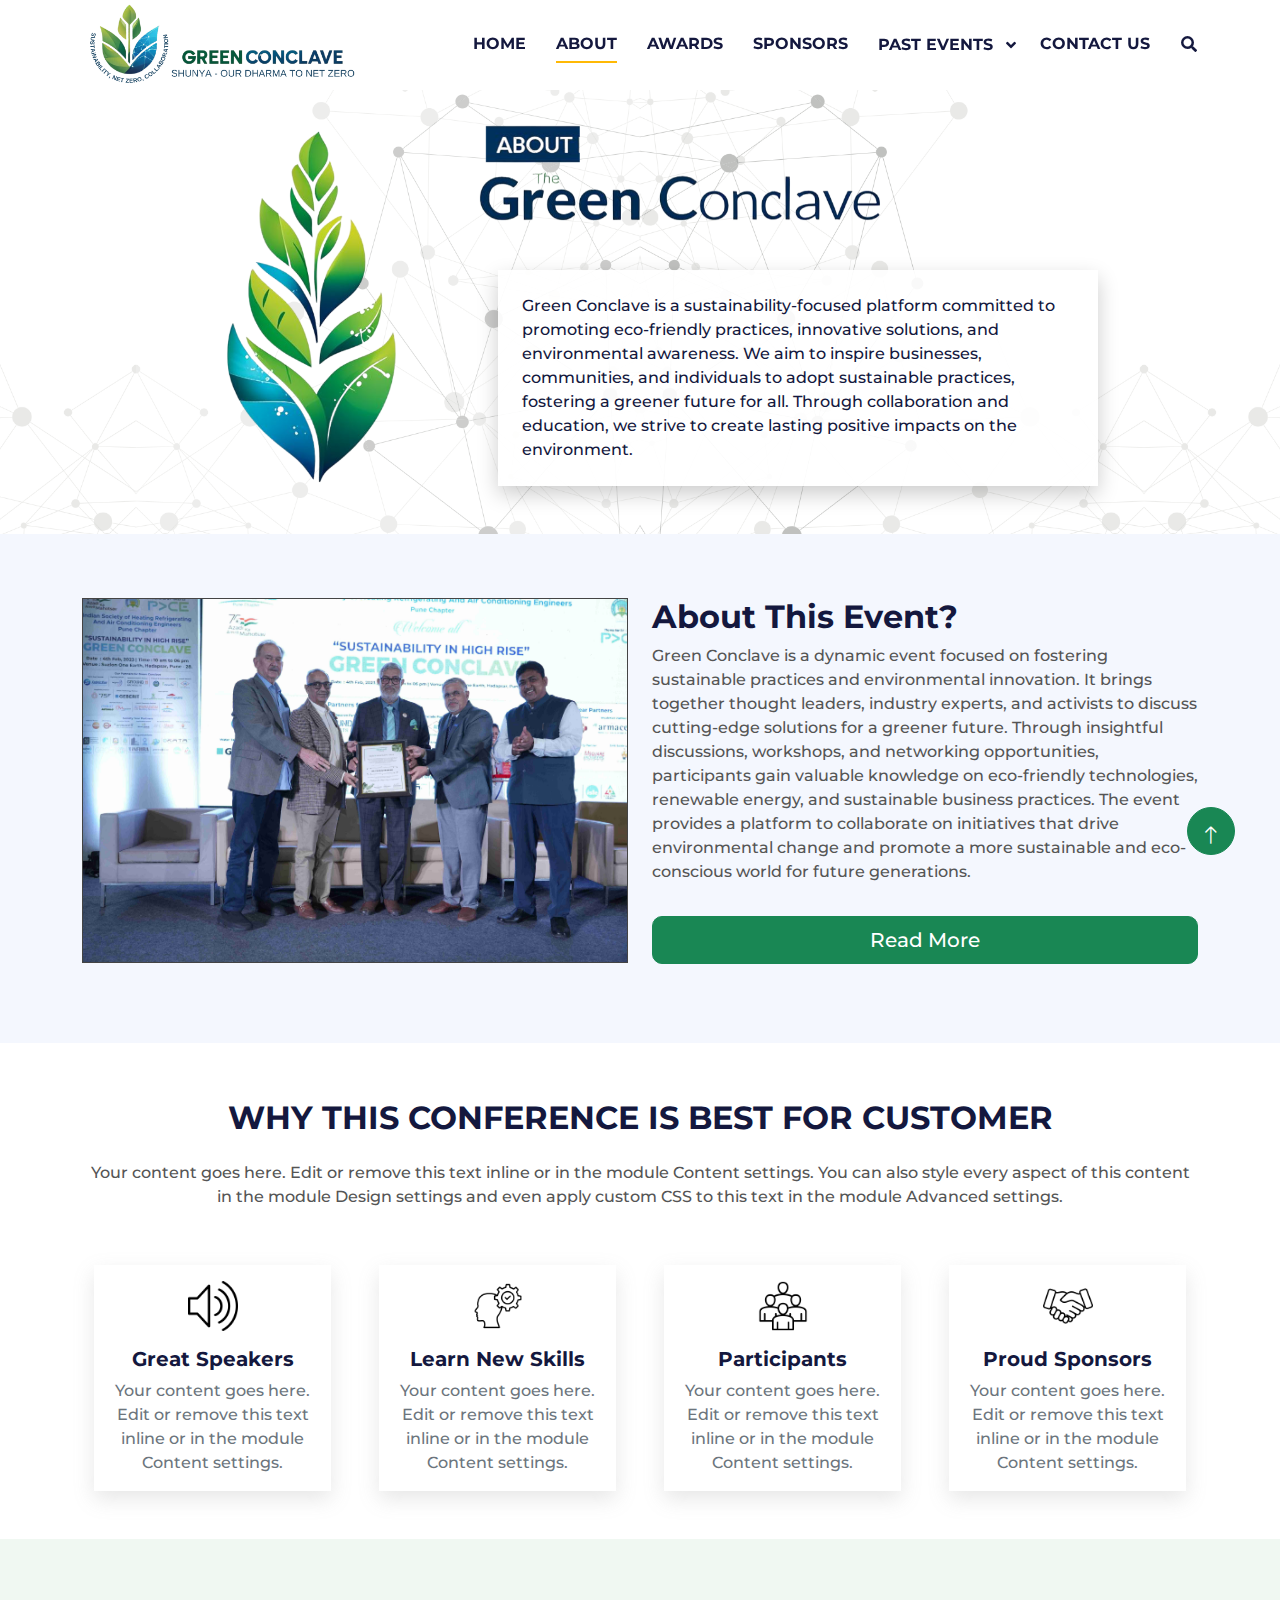
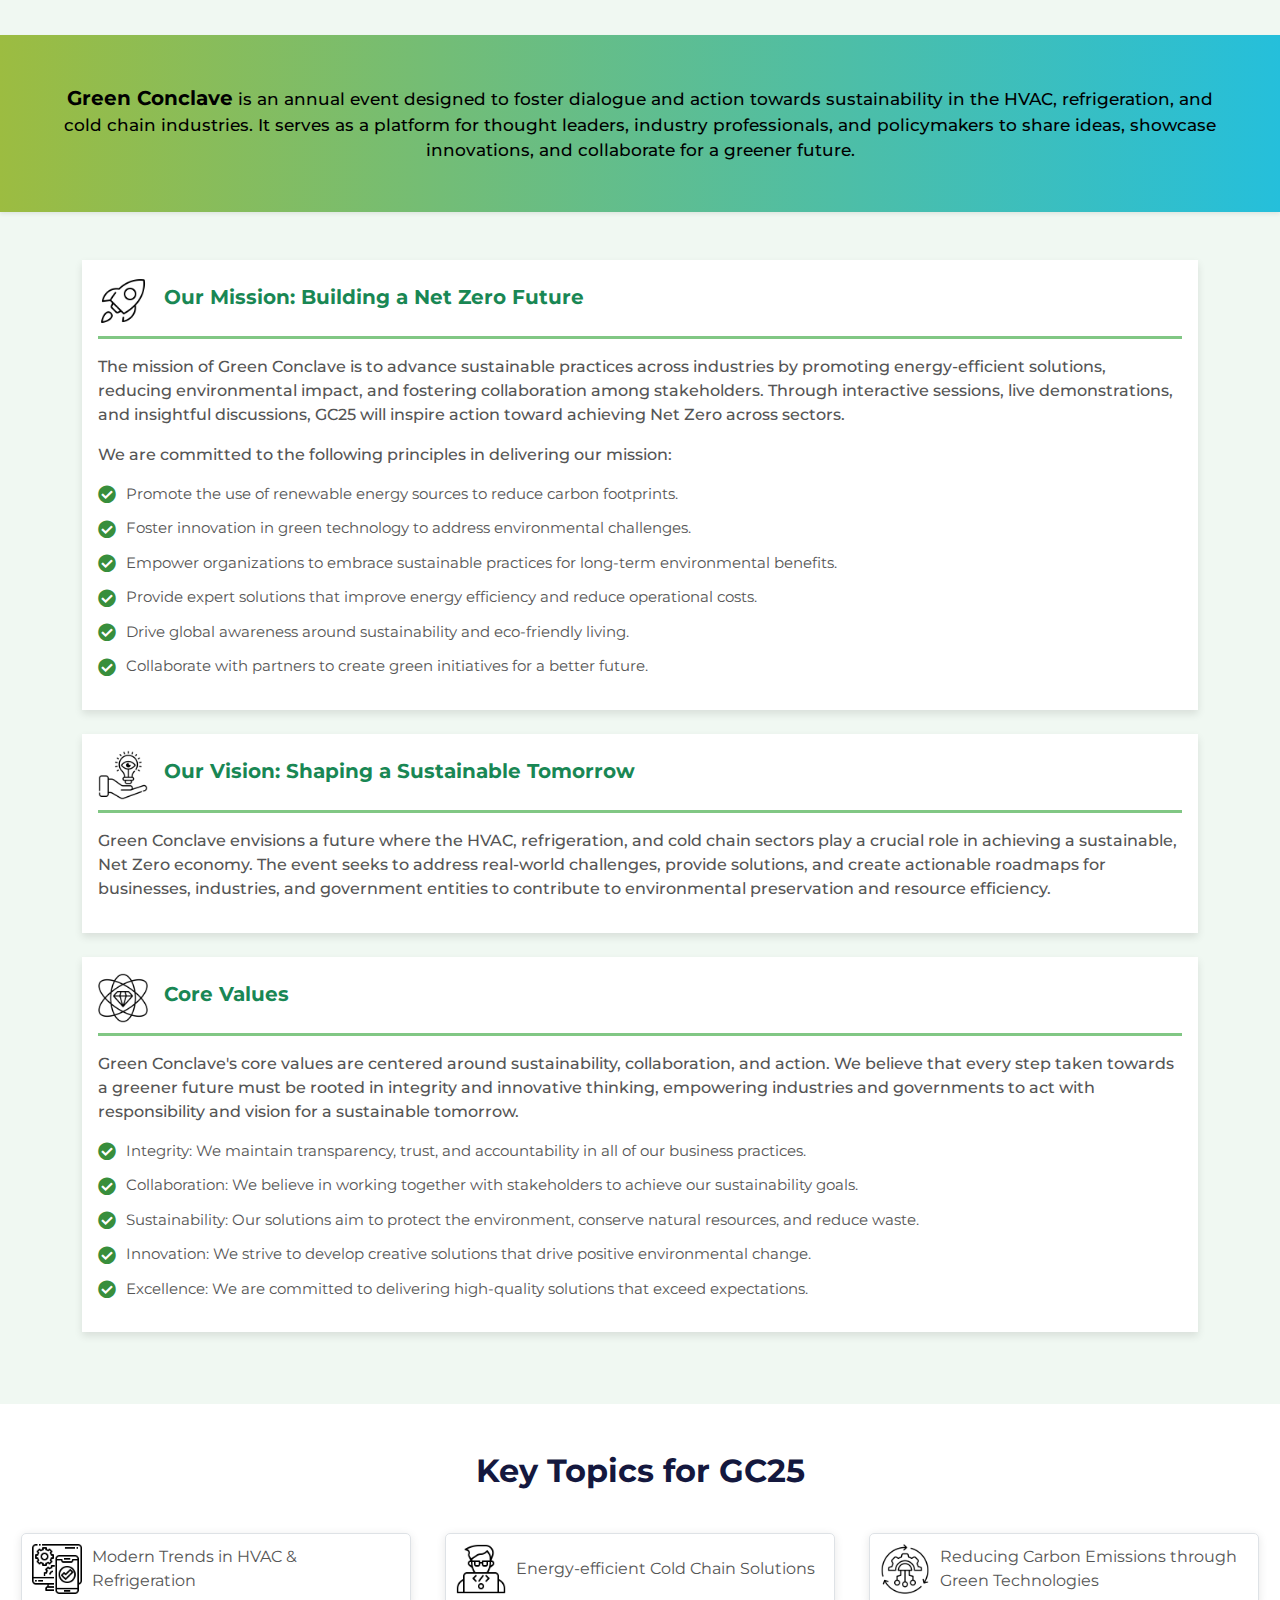
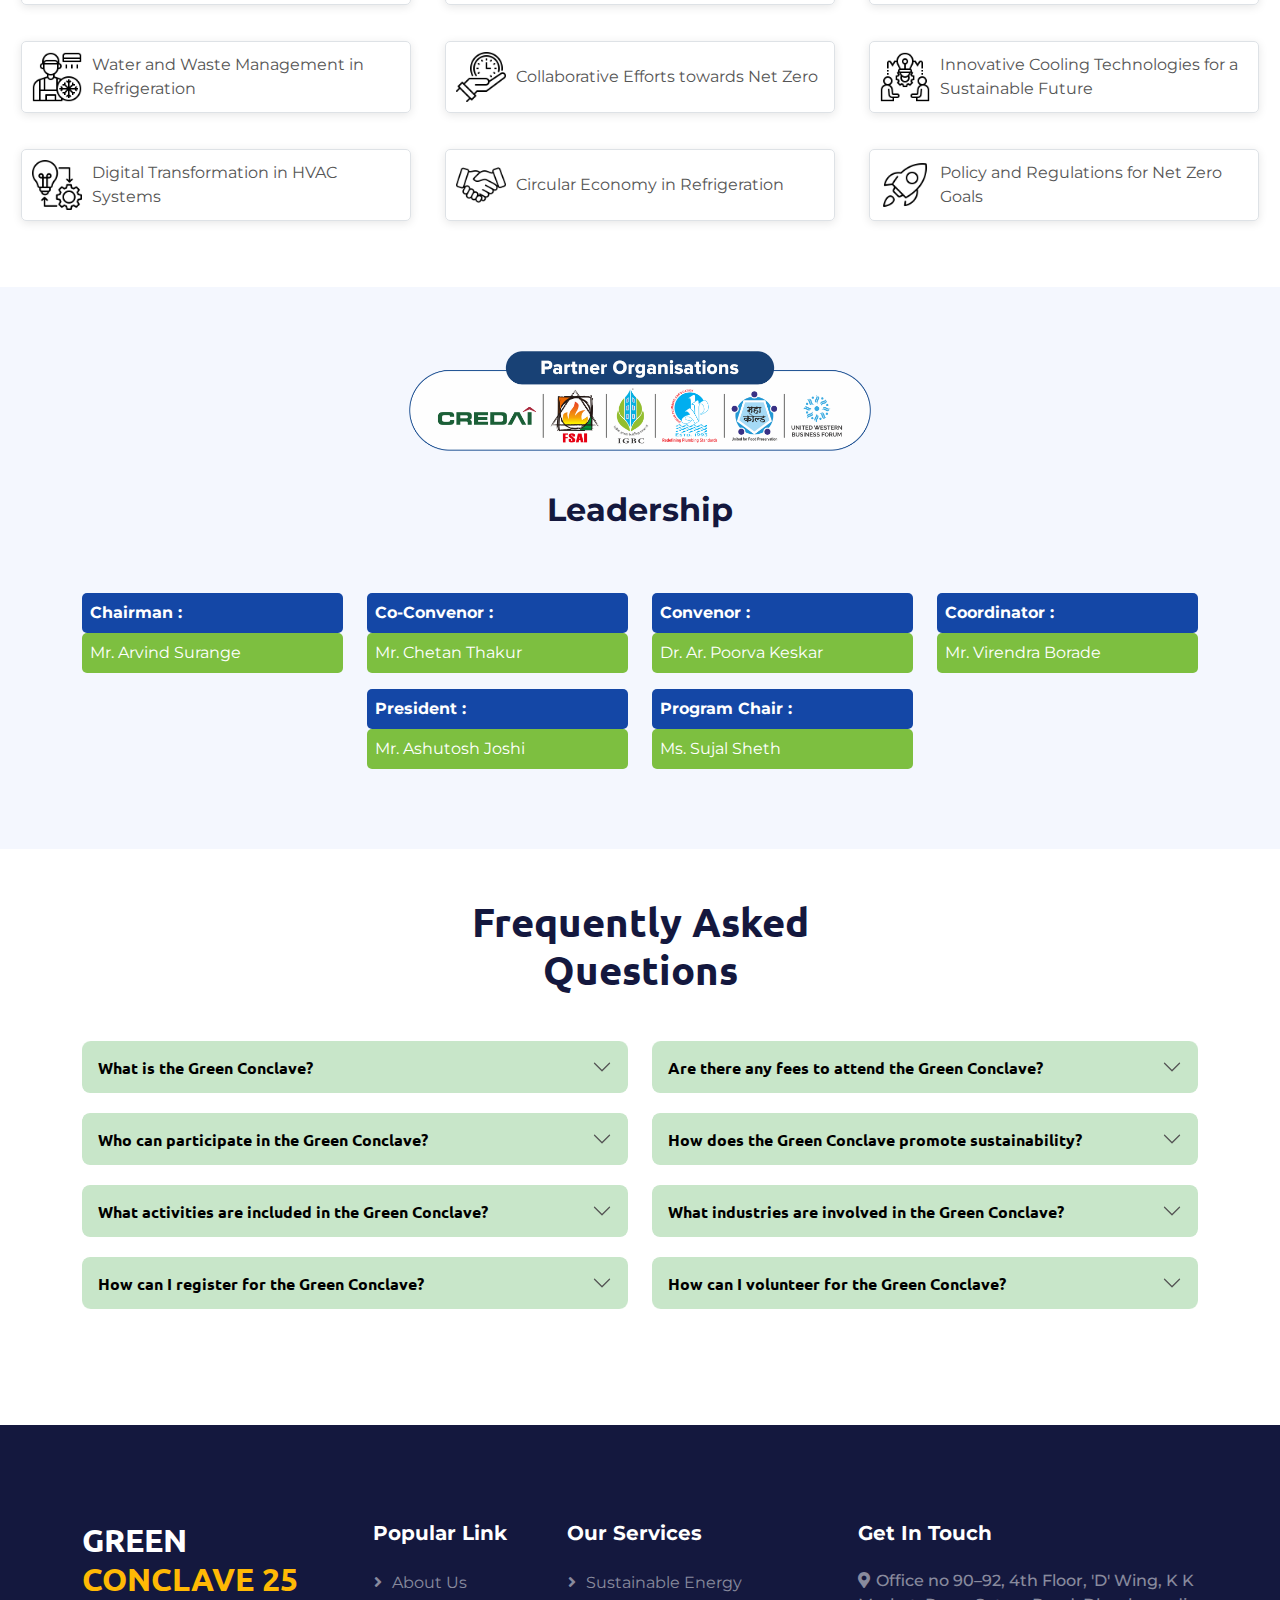
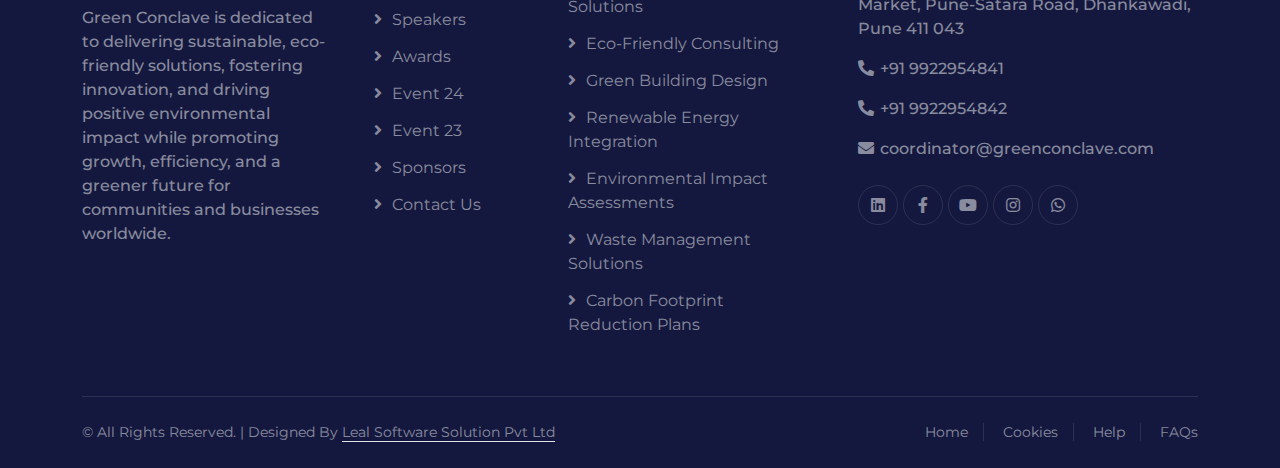
<file: about.html>
<!DOCTYPE html>
<html lang="en">

<head>
    <meta charset="utf-8">
    <title>Green Conclave 25</title>
    <meta content="width=device-width, initial-scale=1.0" name="viewport">
    <meta content="" name="keywords">
    <meta content="" name="description">

    <!-- Favicon -->
    <link href="img/favicon.ico" rel="icon">
    <link rel="icon" href="img/GREEN CONCLAVE - SHUNYA.png" type="image/x-icon">

    <!-- Google Web Fonts -->
    <link rel="preconnect" href="https://fonts.googleapis.com">
    <link rel="preconnect" href="https://fonts.gstatic.com" crossorigin>
    <link href="https://fonts.googleapis.com/css2?family=Open+Sans:wght@400;600&family=Ubuntu:wght@500;700&display=swap"
        rel="stylesheet">

    <!-- Font Stylesheet Montserrat -->
    <link href="https://fonts.googleapis.com/css2?family=Montserrat:wght@400;500;700&display=swap" rel="stylesheet">

    <!-- Icon Font Stylesheet -->
    <link href="https://cdnjs.cloudflare.com/ajax/libs/font-awesome/5.10.0/css/all.min.css" rel="stylesheet">
    <link href="https://cdn.jsdelivr.net/npm/bootstrap-icons@1.4.1/font/bootstrap-icons.css" rel="stylesheet">

    <!-- Libraries Stylesheet -->
    <link href="lib/animate/animate.min.css" rel="stylesheet">
    <link href="lib/owlcarousel/assets/owl.carousel.min.css" rel="stylesheet">

    <!-- Customized Bootstrap Stylesheet -->
    <link href="css/bootstrap.min.css" rel="stylesheet">

    <!-- Template Stylesheet -->
    <link href="css/style.css" rel="stylesheet">
    <link rel="stylesheet" href="https://cdn.jsdelivr.net/npm/swiper@11/swiper-bundle.min.css" />

</head>

<body>
    <!-- Spinner Start -->
    <div id="spinner"
        class="show bg-white position-fixed translate-middle w-100 vh-100 top-50 start-50 d-flex align-items-center justify-content-center">
        <div class="spinner-grow text-primary" style="width: 3rem; height: 3rem;" role="status">
            <span class="sr-only">Loading...</span>
        </div>
    </div>
    <!-- Spinner End -->


    <!-- Navbar Start -->
    <div class="container-fluid sticky-top" id="navbar">
        <div class="container">
            <nav class="navbar navbar-expand-lg navbar-dark p-0">
                <a href="index.html" class="navbar-brand">
                    <img src="img/Green_Conclave_HR.png" alt="Button Image" class="animated slideInDown">
                </a>
                <button type="button" class="navbar-toggler ms-auto me-0" data-bs-toggle="collapse"
                    data-bs-target="#navbarCollapse">
                    <span class="navbar-toggler-icon"></span>
                </button>
                <div class="collapse navbar-collapse" id="navbarCollapse">
                    <div class="navbar-nav ms-auto">
                        <a href="index.html" class="nav-item nav-link text-dark fw-bold">HOME</a>
                        <a href="about.html" class="nav-item nav-link text-dark fw-bold active">ABOUT</a>
                        <!-- <a href="speakers.html" class="nav-item nav-link text-dark fw-bold">SPEAKERS</a> -->
                        <a href="awards.html" class="nav-item nav-link text-dark fw-bold">AWARDS</a>
                        <a href="sponsors.html" class="nav-item nav-link text-dark fw-bold">SPONSORS</a>
                        <div class="dropdown nav-item">
                            <button class="dropdown-toggle border-0 bg-transparent pe-4 rounded text-dark fw-bold px-0"
                                type="button" id="dropdownMenuButton" data-bs-toggle="dropdown" aria-haspopup="true"
                                aria-expanded="false">
                                PAST EVENTS
                            </button>
                            <div class="dropdown-menu dropdown-menu-end shadow-lg rounded border-0 mt-2"
                                aria-labelledby="dropdownMenuButton" style="background-color: #f8f9fa;">
                                <a class="dropdown-item py-3 px-4 text-dark" href="event1.html">
                                    <i class="fas fa-seedling me-2"></i>Green Conclave 2024 (GC24)
                                </a>
                                <a class="dropdown-item py-3 px-4 text-dark" href="event2.html">
                                    <i class="fas fa-recycle me-2"></i>Green Conclave 2023 (GC23)
                                </a>
                            </div>
                        </div>
                        <a href="contact.html" class="nav-item nav-link text-dark fw-bold">CONTACT US</a>
                    </div>
                    <button type="button" class="btn text-dark p-0 d-none d-lg-block" data-bs-toggle="modal"
                        data-bs-target="#searchModal" style="color: #9CBC41;">
                        <i class="fa fa-search"></i>
                    </button>
                </div>
            </nav>
        </div>
    </div>
    <!-- Navbar End -->


    <!-- Hero Start -->
    <div class="container-fluid pt-5 about-header banner-heading">
        <div class="container pt-5">
            <div class="row g-5 pt-5">
                <div class="col-12 align-self-end text-start py-5 m-0">
                    <div class="d-flex justify-content-end align-items-end about-header-card pt-0 pt-lg-5 mt-0 mt-lg-5">
                        <div class="card banner-header-text">
                            <p class="text-dark mb-0">
                                Green Conclave is a sustainability-focused platform committed to promoting eco-friendly
                                practices, innovative solutions, and environmental awareness. We aim to inspire
                                businesses, communities, and individuals to adopt sustainable practices, fostering a
                                greener future for all. Through collaboration and education, we strive to create lasting
                                positive impacts on the environment.
                            </p>
                        </div>
                    </div>
                </div>
            </div>
        </div>
    </div>

    <!-- Hero End -->


    <!-- Full Screen Search Start -->
    <div class="modal fade" id="searchModal" tabindex="-1">
        <div class="modal-dialog modal-fullscreen">
            <div class="modal-content" style="background: rgba(20, 24, 62, 0.7);">
                <div class="modal-header border-0">
                    <button type="button" class="btn btn-square bg-white btn-close" data-bs-dismiss="modal"
                        aria-label="Close"></button>
                </div>
                <div class="modal-body d-flex align-items-center justify-content-center">
                    <div class="input-group" style="max-width: 600px;">
                        <input type="text" class="form-control bg-transparent border-light p-3"
                            placeholder="Type search keyword">
                        <button class="btn btn-light px-4"><i class="bi bi-search"></i></button>
                    </div>
                </div>
            </div>
        </div>
    </div>
    <!-- Full Screen Search End -->


    <!--  -->
    <section class="container-fluid bg-light py-5">
        <div class="container py-3">
            <div class="row">
                <div class="col-md-6 pb-3">
                    <img src="img/Gallary/13.jpg" alt="Building" class="img-fluid home-index-main">
                </div>
                <div class="col-md-6 d-flex flex-column justify-content-start" data-wow-delay="0.2s">
                    <h5 class="fs-2 text-dark">About This Event?</h5>
                    <p>
                        Green Conclave is a dynamic event focused on fostering sustainable practices and environmental
                        innovation. It brings together thought leaders, industry experts, and activists to discuss
                        cutting-edge solutions for a greener future. Through insightful discussions, workshops, and
                        networking opportunities, participants gain valuable knowledge on eco-friendly technologies,
                        renewable energy, and sustainable business practices. The event provides a platform to
                        collaborate
                        on initiatives that drive environmental change and promote a more sustainable and eco-conscious
                        world for future generations.
                    </p>
                    <div class="text-start">
                        <a href="https://www.canva.com/design/DAGWRIHKKIA/OhILIkICuwHDI86vK_GLsg/view?embed&autoplay=1"
                            target="_blank" rel="noopener noreferrer">
                            <button class="btn btn-success btn-lg mt-3 w-100">Read More</button>
                        </a>
                    </div>
                </div>
            </div>
        </div>
    </section>
    <!--  -->


    <!--  -->
    <section class="container py-5">
        <div class="py-2">
            <h5 class="fs-2 text-uppercase text-dark text-center mb-4">Why This Conference Is Best For Customer</h5>
            <p class="text-center mb-5">
                Your content goes here. Edit or remove this text inline or in the module Content settings. You can also
                style
                every aspect of this content in the module Design settings and even apply custom CSS to this text in the
                module
                Advanced settings.
            </p>
        </div>

        <!-- Bootstrap Grid System -->
        <div class="row row-cols-1 row-cols-md-2 row-cols-lg-4 g-4">
            <!-- Great Speakers -->
            <div class="col px-4">
                <div class="card hover-card border-0 rounded-0">
                    <img src="img/about_images/loud-speaker.png" class="card-img-top mx-auto mt-3" alt="Great Speakers"
                        style="width: 50px; height: 50px;">
                    <div class="card-body text-center">
                        <h5 class="card-title fw-bold">Great Speakers</h5>
                        <p class="card-text text-muted">Your content goes here. Edit or remove this text inline or in
                            the module Content settings.</p>
                    </div>
                </div>
            </div>

            <!-- Learn New Skills -->
            <div class="col px-4">
                <div class="card hover-card border-0 rounded-0">
                    <img src="img/about_images/capability.png" class="card-img-top mx-auto mt-3" alt="Learn New Skills"
                        style="width: 50px; height: 50px;">
                    <div class="card-body text-center">
                        <h5 class="card-title fw-bold">Learn New Skills</h5>
                        <p class="card-text text-muted">Your content goes here. Edit or remove this text inline or in
                            the module Content settings.</p>
                    </div>
                </div>
            </div>

            <!-- Participants -->
            <div class="col px-4">
                <div class="card hover-card border-0 rounded-0">
                    <img src="img/about_images/group.png" class="card-img-top mx-auto mt-3" alt="Participants"
                        style="width: 50px; height: 50px;">
                    <div class="card-body text-center">
                        <h5 class="card-title fw-bold">Participants</h5>
                        <p class="card-text text-muted">Your content goes here. Edit or remove this text inline or in
                            the module Content settings.</p>
                    </div>
                </div>
            </div>

            <!-- Proud Sponsors -->
            <div class="col px-4">
                <div class="card hover-card border-0 rounded-0">
                    <img src="img/about_images/sponsars.png" class="card-img-top mx-auto mt-3" alt="Proud Sponsors"
                        style="width: 50px; height: 50px;">
                    <div class="card-body text-center">
                        <h5 class="card-title fw-bold">Proud Sponsors</h5>
                        <p class="card-text text-muted">Your content goes here. Edit or remove this text inline or in
                            the module Content settings.</p>
                    </div>
                </div>
            </div>
        </div>
    </section>
    <!--  -->


    <!-- Service Start -->
    <!-- <div class="container-fluid mt-5 pb-5">
        <div class="container py-5">
            <div class="row g-5 align-items-center">
                <div class="col-lg-6 wow fadeInLeftBig" data-wow-delay="0.1s">
                    <h5 class="fs-2 text-dark">Business With Sustainable Green Solutions</h5>
                    <p class="mx-auto" style="max-width: 800px;">
                        At Green Conclave, we understand that every business is unique, which is why we offer a range of
                        sustainable
                        solutions designed to address your specific environmental challenges and goals.
                    </p>
                    <div class="row g-4 py-3">
                        <div class="col-12 d-flex align-items-start gap-3 mb-4">
                            <img src="img/testing_images/team-1.jpg" alt="Energy Efficient Solutions" class="circle-img"
                                style="width: 60px; height: 60px; object-fit: cover; border-radius: 50%;">
                            <div>
                                <h5>Energy Efficiency Solutions</h5>
                                <p class="mb-0">
                                    Optimize your energy usage and reduce costs with our comprehensive energy-efficient
                                    solutions that
                                    promote sustainability.
                                </p>
                            </div>
                        </div>
                        <div class="col-12 d-flex align-items-start gap-3 mb-4">
                            <img src="img/testing_images/team-2.jpg" alt="Renewable Energy Systems" class="circle-img"
                                style="width: 60px; height: 60px; object-fit: cover; border-radius: 50%;">
                            <div>
                                <h5>Renewable Energy Systems</h5>
                                <p class="mb-0">
                                    Shift to cleaner energy with our tailored renewable energy solutions, helping you
                                    achieve a
                                    greener, more sustainable future.
                                </p>
                            </div>
                        </div>
                        <div class="col-12 d-flex align-items-start gap-3">
                            <img src="img/testing_images/team-3.jpg" alt="Sustainability Consulting" class="circle-img"
                                style="width: 60px; height: 60px; object-fit: cover; border-radius: 50%;">
                            <div>
                                <h5>Sustainability Consulting</h5>
                                <p class="mb-0">
                                    Leverage our expertise to implement eco-friendly practices and strategies that drive
                                    both environmental
                                    and business success.
                                </p>
                            </div>
                        </div>
                    </div>
                </div>
                <div class="col-lg-6 position-relative">
                    <img src="img/about_images/work-bg.png" alt="" class="bg-image shape-animaiton4">

                    <div class="row g-4">
                        <div class="col-md-6">
                            <div class="row g-4">
                                <div class="col-12 wow fadeInRightBig" data-wow-delay="0.1s">
                                    <div class="d-flex flex-column justify-content-center text-center">
                                        <img src="img/testing_images/team-1.jpg" alt="Service Icon"
                                            class="img-fluid p-3">
                                    </div>
                                </div>
                                <div class="col-12 wow fadeInRightBig" data-wow-delay="0.5s">
                                    <div class="d-flex flex-column justify-content-center text-center">
                                        <img src="img/testing_images/team-2.jpg" alt="Service Icon"
                                            class="img-fluid p-3">
                                    </div>
                                </div>
                            </div>
                        </div>
                        <div class="col-md-6 pt-md-4">
                            <div class="row g-4">
                                <div class="col-12 wow fadeInRightBig" data-wow-delay="0.3s">
                                    <div class="d-flex flex-column justify-content-center text-center">
                                        <img src="img/testing_images/team-3.jpg" alt="Service Icon"
                                            class="img-fluid p-3">
                                    </div>
                                </div>
                                <div class="col-12 wow fadeInRightBig" data-wow-delay="0.7s">
                                    <div class="d-flex flex-column justify-content-center text-center">
                                        <img src="img/testing_images/team-4.jpg" alt="Service Icon"
                                            class="img-fluid p-3">
                                    </div>
                                </div>
                            </div>
                        </div>
                    </div>
                </div>
            </div>
        </div>
    </div> -->
    <!-- Service End -->


    <!-- Start Mission Vision Values -->
    <section class="container-fluid bg-light-green py-5 px-0 px-lg-0">
        <p class="green-conclave-heading p-3 p-lg-5 text-start text-lg-center mx-auto my-5 shadow-sm"
            style="font-size: 17px; margin: 0px;">
            <strong class="fs-5">Green Conclave</strong> is an annual event designed to foster dialogue and action
            towards
            sustainability in the HVAC, refrigeration, and cold chain industries. It serves as a platform for
            thought leaders, industry professionals, and policymakers to share ideas, showcase innovations, and
            collaborate for a greener future.
        </p>
        <div class="container">
            <!-- Mission Section -->
            <div class="card mb-4 mission-card rounded-0">
                <div class="card-body">
                    <div class="d-flex align-items-center mb-3 mission-header">
                        <img src="img/about_images/mission.png" alt="Mission Image" class="img-fluid"
                            style="width: 50px; height: 50px;">
                        <h5 class="card-title mission-title ms-3 text-success">Our Mission: Building a Net Zero
                            Future
                        </h5>
                    </div>
                    <p>
                        The mission of Green Conclave is to advance sustainable practices across industries by
                        promoting
                        energy-efficient solutions, reducing environmental impact, and fostering collaboration among
                        stakeholders. Through interactive sessions, live demonstrations, and insightful discussions,
                        GC25 will inspire action toward achieving Net Zero across sectors.
                    </p>
                    <p>We are committed to the following principles in delivering our mission:</p>
                    <ul>
                        <li><i class="fas fa-check-circle"></i> Promote the use of renewable energy sources to
                            reduce
                            carbon footprints.</li>
                        <li><i class="fas fa-check-circle"></i> Foster innovation in green technology to address
                            environmental challenges.</li>
                        <li><i class="fas fa-check-circle"></i> Empower organizations to embrace sustainable
                            practices
                            for long-term environmental benefits.</li>
                        <li><i class="fas fa-check-circle"></i> Provide expert solutions that improve energy
                            efficiency
                            and reduce operational costs.</li>
                        <li><i class="fas fa-check-circle"></i> Drive global awareness around sustainability and
                            eco-friendly living.</li>
                        <li><i class="fas fa-check-circle"></i> Collaborate with partners to create green
                            initiatives
                            for a better future.</li>
                    </ul>
                </div>
            </div>

            <!-- Vision Section -->
            <div class="card mb-4 vision-card rounded-0">
                <div class="card-body">
                    <div class="d-flex align-items-center mb-3 vision-header">
                        <img src="img/about_images/visionary.png" alt="Vision Image" class="img-fluid"
                            style="width: 50px; height: 50px;">
                        <h5 class="card-title vision-title ms-3 text-success">Our Vision: Shaping a Sustainable
                            Tomorrow
                        </h5>
                    </div>
                    <p>
                        Green Conclave envisions a future where the HVAC, refrigeration, and cold chain sectors play
                        a
                        crucial role in achieving a sustainable, Net Zero economy. The event seeks to address
                        real-world
                        challenges, provide solutions, and create actionable roadmaps for businesses, industries,
                        and
                        government entities to contribute to environmental preservation and resource efficiency.
                    </p>
                </div>
            </div>

            <!-- Values Section -->
            <div class="card mb-4 values-card rounded-0">
                <div class="card-body">
                    <div class="d-flex align-items-center mb-3 values-header">
                        <img src="img/about_images/values.png" alt="Values Image" class="img-fluid"
                            style="width: 50px; height: 50px;">
                        <h5 class="card-title values-title ms-3 text-success">Core Values</h5>
                    </div>
                    <p>
                        Green Conclave's core values are centered around sustainability, collaboration, and action.
                        We
                        believe that every step taken towards a greener future must be rooted in integrity and
                        innovative thinking, empowering industries and governments to act with responsibility and
                        vision
                        for a sustainable tomorrow.
                    </p>
                    <ul>
                        <li><i class="fas fa-check-circle"></i> Integrity: We maintain transparency, trust, and
                            accountability in all of our business practices.</li>
                        <li><i class="fas fa-check-circle"></i> Collaboration: We believe in working together with
                            stakeholders to achieve our sustainability goals.</li>
                        <li><i class="fas fa-check-circle"></i> Sustainability: Our solutions aim to protect the
                            environment, conserve natural resources, and reduce waste.</li>
                        <li><i class="fas fa-check-circle"></i> Innovation: We strive to develop creative solutions
                            that
                            drive positive environmental change.</li>
                        <li><i class="fas fa-check-circle"></i> Excellence: We are committed to delivering
                            high-quality
                            solutions that exceed expectations.</li>
                    </ul>
                </div>
            </div>
        </div>
    </section>
    <!-- End Mission Vision Values  -->


    <!-- Start Feature -->
    <div class="container-fluid p-5 px-3">
        <h5 class="fs-2 fw-bold about-card-heading" style="text-align: center;">Key
            Topics for GC25</h5>
        <div class="row mt-4">
            <div class="col-md-4 my-2">
                <div class="about-feature">
                    <img src="img/about_images/feature/app-development.jpg" alt="Extensive Experience"
                        class="card-vision-icon">
                    <span class="feature-text">Modern Trends in HVAC & Refrigeration</span>
                </div>
            </div>
            <div class="col-md-4 my-2">
                <div class="about-feature">
                    <img src="img/about_images/feature/coding (1).png" alt="Personalized Approach"
                        class="card-vision-icon">
                    <span class="feature-text">Energy-efficient Cold Chain Solutions</span>
                </div>
            </div>
            <div class="col-md-4 my-2">
                <div class="about-feature">
                    <img src="img/about_images/feature/erp.png" alt="Cutting-edge Technology" class="card-vision-icon">
                    <span class="feature-text">Reducing Carbon Emissions through Green Technologies</span>
                </div>
            </div>
            <div class="col-md-4 my-2">
                <div class="about-feature">
                    <img src="img/about_images/feature/hvac.png" alt="Global Footprint" class="card-vision-icon">
                    <span class="feature-text">Water and Waste Management in Refrigeration</span>
                </div>
            </div>
            <div class="col-md-4 my-2">
                <div class="about-feature">
                    <img src="img/about_images/feature/save-time.png" alt="Comprehensive Project Management"
                        class="card-vision-icon">
                    <span class="feature-text">Collaborative Efforts towards Net Zero</span>
                </div>
            </div>
            <div class="col-md-4 my-2">
                <div class="about-feature">
                    <img src="img/about_images/feature/sw_conslutancy.jpg"
                        alt="Sustainability and Environmental Consciousness" class="card-vision-icon">
                    <span class="feature-text">Innovative Cooling Technologies for a Sustainable Future</span>
                </div>
            </div>
            <div class="col-md-4 my-2">
                <div class="about-feature">
                    <img src="img/about_images/feature/sw_implemention.jpg" alt="Efficient Supply Chain Management"
                        class="card-vision-icon">
                    <span class="feature-text">Digital Transformation in HVAC Systems</span>
                </div>
            </div>
            <div class="col-md-4 my-2">
                <div class="about-feature">
                    <img src="img/about_images/sponsars.png" alt="Innovative Design Solutions" class="card-vision-icon">
                    <span class="feature-text">Circular Economy in Refrigeration</span>
                </div>
            </div>
            <div class="col-md-4 my-2">
                <div class="about-feature">
                    <img src="img/about_images/mission.png" alt="Advanced Automation Integration"
                        class="card-vision-icon">
                    <span class="feature-text">Policy and Regulations for Net Zero Goals</span>
                </div>
            </div>
        </div>
    </div>
    <!-- End Feature  -->


    <!--  -->
    <div class="container-fluid bg-light py-0 py-lg-5">
        <div class="container text-center">
            <div class="d-flex justify-content-center align-items-start py-3">
                <img src="img/gc_images/16.png" alt="Ishare" class="about-client-img img-fluid">
            </div>
            <h5 class="fw-bold fs-2 text-dark text-start text-lg-center py-4">Leadership</h5>
            <div class="row justify-content-center py-4">
                <!-- Row 1 -->
                <div class="col-6 col-md-3 py-2">
                    <div class="p-2 text-start award-text-box">
                        <strong>Chairman :</strong>
                    </div>
                    <div class="p-2 text-start award-text-value">
                        Mr. Arvind Surange
                    </div>
                </div>
                <div class="col-6 col-md-3 py-2">
                    <div class="p-2 text-start award-text-box">
                        <strong>Co-Convenor :</strong>
                    </div>
                    <div class="p-2 text-start award-text-value">
                        Mr. Chetan Thakur
                    </div>
                </div>
                <!-- Row 2 -->
                <div class="col-6 col-md-3 py-2">
                    <div class="p-2 text-start award-text-box">
                        <strong>Convenor :</strong>
                    </div>
                    <div class="p-2 text-start award-text-value">
                        Dr. Ar. Poorva Keskar
                    </div>
                </div>
                <div class="col-6 col-md-3 py-2">
                    <div class="p-2 text-start award-text-box">
                        <strong>Coordinator :</strong>
                    </div>
                    <div class="p-2 text-start award-text-value">
                        Mr. Virendra Borade
                    </div>
                </div>
                <!-- Row 3 -->
                <div class="col-6 col-md-3 py-2">
                    <div class="p-2 text-start award-text-box">
                        <strong>President :</strong>
                    </div>
                    <div class="p-2 text-start award-text-value">
                        Mr. Ashutosh Joshi
                    </div>
                </div>
                <div class="col-6 col-md-3 py-2">
                    <div class="p-2 text-start award-text-box">
                        <strong>Program Chair :</strong>
                    </div>
                    <div class="p-2 text-start award-text-value">
                        Ms. Sujal Sheth
                    </div>
                </div>
            </div>
        </div>
    </div>
    <!--  -->


    <!-- FAQs Start -->
    <div class="container-fluid py-5">
        <div class="container pb-0 pb-lg-5">
            <div class="mx-auto text-center" style="max-width: 500px;">
                <h1 class="mb-5">Frequently Asked Questions</h1>
            </div>
            <div class="row">
                <div class="col-lg-6">
                    <div class="accordion" id="accordionGreenConclave1">
                        <div class="accordion-item">
                            <h2 class="accordion-header" id="headingOne">
                                <button class="accordion-button collapsed" type="button" data-bs-toggle="collapse"
                                    data-bs-target="#collapseOne" aria-expanded="false" aria-controls="collapseOne">
                                    What is the Green Conclave?
                                </button>
                            </h2>
                            <div id="collapseOne" class="accordion-collapse collapse" aria-labelledby="headingOne"
                                data-bs-parent="#accordionGreenConclave1">
                                <div class="accordion-body">
                                    The Green Conclave is an initiative focused on promoting sustainable practices,
                                    eco-friendly innovations, and environmental awareness.
                                </div>
                            </div>
                        </div>
                        <div class="accordion-item">
                            <h2 class="accordion-header" id="headingTwo">
                                <button class="accordion-button collapsed" type="button" data-bs-toggle="collapse"
                                    data-bs-target="#collapseTwo" aria-expanded="false" aria-controls="collapseTwo">
                                    Who can participate in the Green Conclave?
                                </button>
                            </h2>
                            <div id="collapseTwo" class="accordion-collapse collapse" aria-labelledby="headingTwo"
                                data-bs-parent="#accordionGreenConclave1">
                                <div class="accordion-body">
                                    Anyone passionate about sustainability, including individuals, businesses, and
                                    organizations, can participate in the Green Conclave.
                                </div>
                            </div>
                        </div>
                        <div class="accordion-item">
                            <h2 class="accordion-header" id="headingThree">
                                <button class="accordion-button collapsed" type="button" data-bs-toggle="collapse"
                                    data-bs-target="#collapseThree" aria-expanded="false" aria-controls="collapseThree">
                                    What activities are included in the Green Conclave?
                                </button>
                            </h2>
                            <div id="collapseThree" class="accordion-collapse collapse" aria-labelledby="headingThree"
                                data-bs-parent="#accordionGreenConclave1">
                                <div class="accordion-body">
                                    Activities include workshops, panel discussions, networking sessions, and
                                    exhibitions showcasing green technologies and practices.
                                </div>
                            </div>
                        </div>
                        <div class="accordion-item">
                            <h2 class="accordion-header" id="headingFour">
                                <button class="accordion-button collapsed" type="button" data-bs-toggle="collapse"
                                    data-bs-target="#collapseFour" aria-expanded="false" aria-controls="collapseFour">
                                    How can I register for the Green Conclave?
                                </button>
                            </h2>
                            <div id="collapseFour" class="accordion-collapse collapse" aria-labelledby="headingFour"
                                data-bs-parent="#accordionGreenConclave1">
                                <div class="accordion-body">
                                    You can register online via our official website by filling out the registration
                                    form and submitting the required details.
                                </div>
                            </div>
                        </div>
                    </div>
                </div>
                <div class="col-lg-6">
                    <div class="accordion" id="accordionGreenConclave2">
                        <div class="accordion-item">
                            <h2 class="accordion-header" id="headingFive">
                                <button class="accordion-button collapsed" type="button" data-bs-toggle="collapse"
                                    data-bs-target="#collapseFive" aria-expanded="false" aria-controls="collapseFive">
                                    Are there any fees to attend the Green Conclave?
                                </button>
                            </h2>
                            <div id="collapseFive" class="accordion-collapse collapse" aria-labelledby="headingFive"
                                data-bs-parent="#accordionGreenConclave2">
                                <div class="accordion-body">
                                    The event may have free and paid sessions, depending on the activities and
                                    workshops. Details will be shared during registration.
                                </div>
                            </div>
                        </div>
                        <div class="accordion-item">
                            <h2 class="accordion-header" id="headingSix">
                                <button class="accordion-button collapsed" type="button" data-bs-toggle="collapse"
                                    data-bs-target="#collapseSix" aria-expanded="false" aria-controls="collapseSix">
                                    How does the Green Conclave promote sustainability?
                                </button>
                            </h2>
                            <div id="collapseSix" class="accordion-collapse collapse" aria-labelledby="headingSix"
                                data-bs-parent="#accordionGreenConclave2">
                                <div class="accordion-body">
                                    By showcasing sustainable solutions, encouraging eco-conscious practices, and
                                    fostering collaboration for a greener future.
                                </div>
                            </div>
                        </div>
                        <div class="accordion-item">
                            <h2 class="accordion-header" id="headingSeven">
                                <button class="accordion-button collapsed" type="button" data-bs-toggle="collapse"
                                    data-bs-target="#collapseSeven" aria-expanded="false" aria-controls="collapseSeven">
                                    What industries are involved in the Green Conclave?
                                </button>
                            </h2>
                            <div id="collapseSeven" class="accordion-collapse collapse" aria-labelledby="headingSeven"
                                data-bs-parent="#accordionGreenConclave2">
                                <div class="accordion-body">
                                    Industries like renewable energy, sustainable construction, waste management,
                                    and
                                    eco-friendly manufacturing participate in the conclave.
                                </div>
                            </div>
                        </div>
                        <div class="accordion-item">
                            <h2 class="accordion-header" id="headingEight">
                                <button class="accordion-button collapsed" type="button" data-bs-toggle="collapse"
                                    data-bs-target="#collapseEight" aria-expanded="false" aria-controls="collapseEight">
                                    How can I volunteer for the Green Conclave?
                                </button>
                            </h2>
                            <div id="collapseEight" class="accordion-collapse collapse" aria-labelledby="headingEight"
                                data-bs-parent="#accordionGreenConclave2">
                                <div class="accordion-body">
                                    Volunteers can apply through the website by submitting their profiles and
                                    selecting
                                    preferred roles during the event.
                                </div>
                            </div>
                        </div>
                    </div>
                </div>
            </div>
        </div>
    </div>
    <!-- FAQs End -->


    <!-- Footer Start -->
    <div class="container-fluid bg-dark text-white-50 footer pt-3 pt-lg-5">
        <div class="container py-5">
            <div class="row g-5">
                <div class="col-md-6 col-lg-3">
                    <h2 class="mb-0 text-white">
                        GREEN <br>
                        <span class="fw-bold" style="color: #ffb905;">CONCLAVE 25</span>
                    </h2>
                    <p class="mb-0 pt-2">Green Conclave is dedicated to delivering sustainable, eco-friendly
                        solutions,
                        fostering innovation, and driving positive environmental impact while promoting growth,
                        efficiency, and a greener future for communities and businesses worldwide.</p>
                </div>
                <div class="col-md-6 col-lg-2">
                    <h5 class="text-white mb-4">Popular Link</h5>
                    <a class="btn btn-link" href="about.html">About Us</a>
                    <a class="btn btn-link" href="speakers.html">Speakers</a>
                    <a class="btn btn-link" href="awards.html">Awards</a>
                    <a class="btn btn-link" href="event1.html">Event 24</a>
                    <a class="btn btn-link" href="event2.html">Event 23</a>
                    <a class="btn btn-link" href="sponsors.html">Sponsors</a>
                    <a class="btn btn-link" href="contact.html">Contact Us</a>
                </div>
                <div class="col-md-6 col-lg-3">
                    <h5 class="text-white mb-4">Our Services</h5>
                    <a class="btn btn-link">Sustainable Energy Solutions</a>
                    <a class="btn btn-link">Eco-Friendly Consulting</a>
                    <a class="btn btn-link">Green Building Design</a>
                    <a class="btn btn-link">Renewable Energy Integration</a>
                    <a class="btn btn-link">Environmental Impact Assessments</a>
                    <a class="btn btn-link">Waste Management Solutions</a>
                    <a class="btn btn-link">Carbon Footprint Reduction Plans</a>
                </div>
                <div class="col-md-6 col-lg-4">
                    <h5 class="text-white mb-4">Get In Touch</h5>
                    <p><i class="fa fa-map-marker-alt me-3"></i>Office no 90–92, 4th Floor, 'D' Wing, K K Market,
                        Pune-Satara Road, Dhankawadi, Pune 411 043</p>
                    <p><i class="fa fa-phone-alt me-3"></i>+91 9922954841</p>
                    <p><i class="fa fa-phone-alt me-3"></i>+91 9922954842</p>
                    <p>
                        <a href="mailto:coordinator@greenconclave.com" target="_blank"
                            style="text-decoration: none; color: inherit;">
                            <i class="fa fa-envelope me-3"></i>coordinator@greenconclave.com
                        </a>
                    </p>
                    <div class="d-flex pt-2">
                        <a class="btn btn-outline-light btn-social"
                            href="https://www.linkedin.com/company/ishrae-pune-chapter/?originalSubdomain=in"
                            target="_blank">
                            <i class="fab fa-linkedin"></i>
                        </a>
                        <a class="btn btn-outline-light btn-social"
                            href="https://www.facebook.com/p/Ishrae-Pune-Chapter-100064681809939/" target="_blank">
                            <i class="fab fa-facebook-f"></i>
                        </a>
                        <a class="btn btn-outline-light btn-social"
                            href="https://www.youtube.com/channel/UCJ1Z08ryTel6YD5IXb3WSAA" target="_blank">
                            <i class="fab fa-youtube"></i>
                        </a>
                        <a class="btn btn-outline-light btn-social" href="https://www.instagram.com/ishraepunechapter/"
                            target="_blank">
                            <i class="fab fa-instagram"></i>
                        </a>
                        <a class="btn btn-outline-light btn-social" href="https://wa.me/9922954841" target="_blank">
                            <i class="fab fa-whatsapp"></i>
                        </a>
                    </div>
                </div>
            </div>
        </div>
        <div class="container">
            <div class="copyright">
                <div class="row">
                    <div class="col-md-6 text-center text-md-start mb-3 mb-md-0">
                        &copy; All Rights Reserved.
                        | Designed By <a class="border-bottom" href="https://www.lealsolution.com/" target="_blank">Leal
                            Software Solution Pvt Ltd</a>
                    </div>
                    <div class="col-md-6 text-center text-md-end">
                        <div class="footer-menu">
                            <a href="">Home</a>
                            <a href="">Cookies</a>
                            <a href="">Help</a>
                            <a href="">FAQs</a>
                        </div>
                    </div>
                </div>
            </div>
        </div>
    </div>
    <!-- Footer End -->


    <!-- Back to Top -->
    <a href="#" class="btn btn-lg btn-success btn-lg-square back-to-top pt-2"><i class="bi bi-arrow-up"></i></a>


    <!-- JavaScript Libraries -->
    <script src="https://ajax.googleapis.com/ajax/libs/jquery/3.6.1/jquery.min.js"></script>
    <script src="https://cdn.jsdelivr.net/npm/bootstrap@5.0.0/dist/js/bootstrap.bundle.min.js"></script>
    <script src="https://cdn.jsdelivr.net/npm/swiper@11/swiper-bundle.min.js"></script>
    <script src="https://code.jquery.com/jquery-3.6.0.min.js"></script>
    <script src="lib/wow/wow.min.js"></script>
    <script src="lib/easing/easing.min.js"></script>
    <script src="lib/waypoints/waypoints.min.js"></script>
    <script src="lib/counterup/counterup.min.js"></script>
    <script src="lib/owlcarousel/owl.carousel.min.js"></script>

    <!-- Template Javascript -->
    <script src="js/main.js"></script>
</body>

</html>
</file>
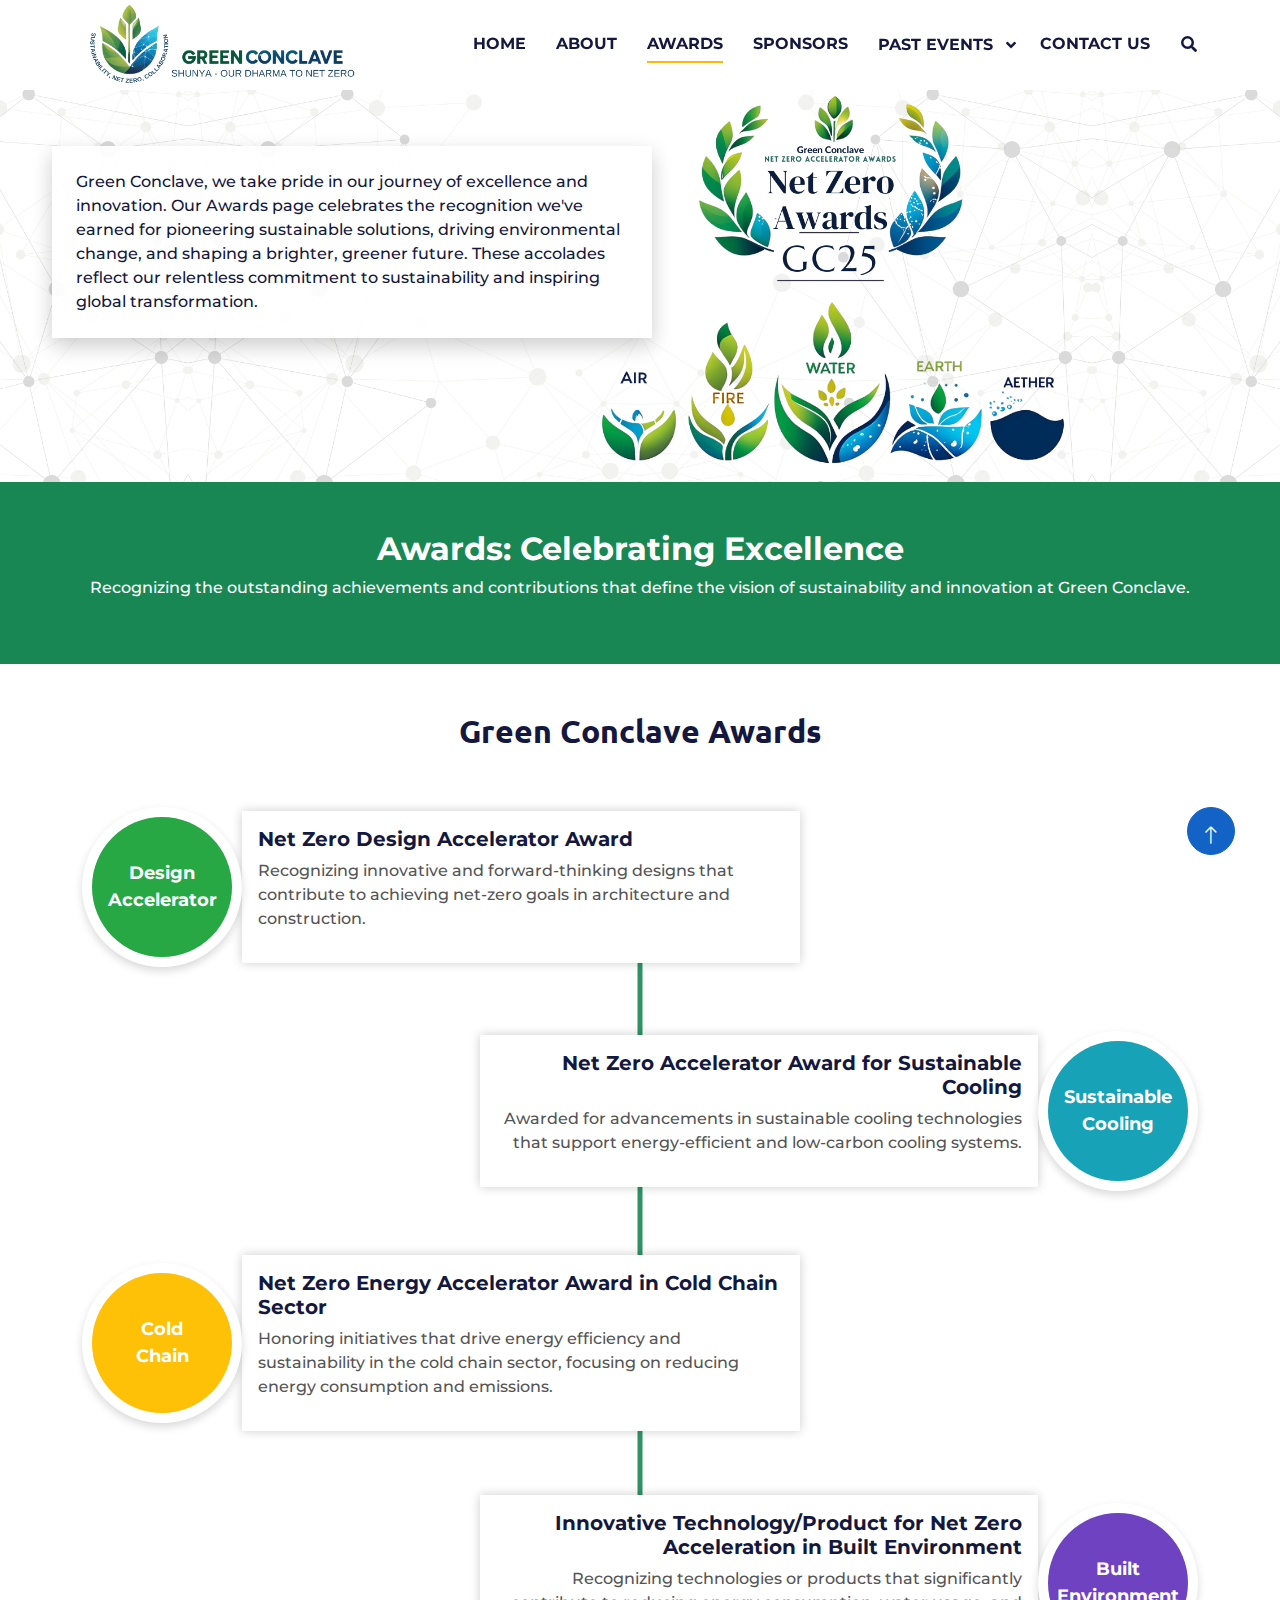
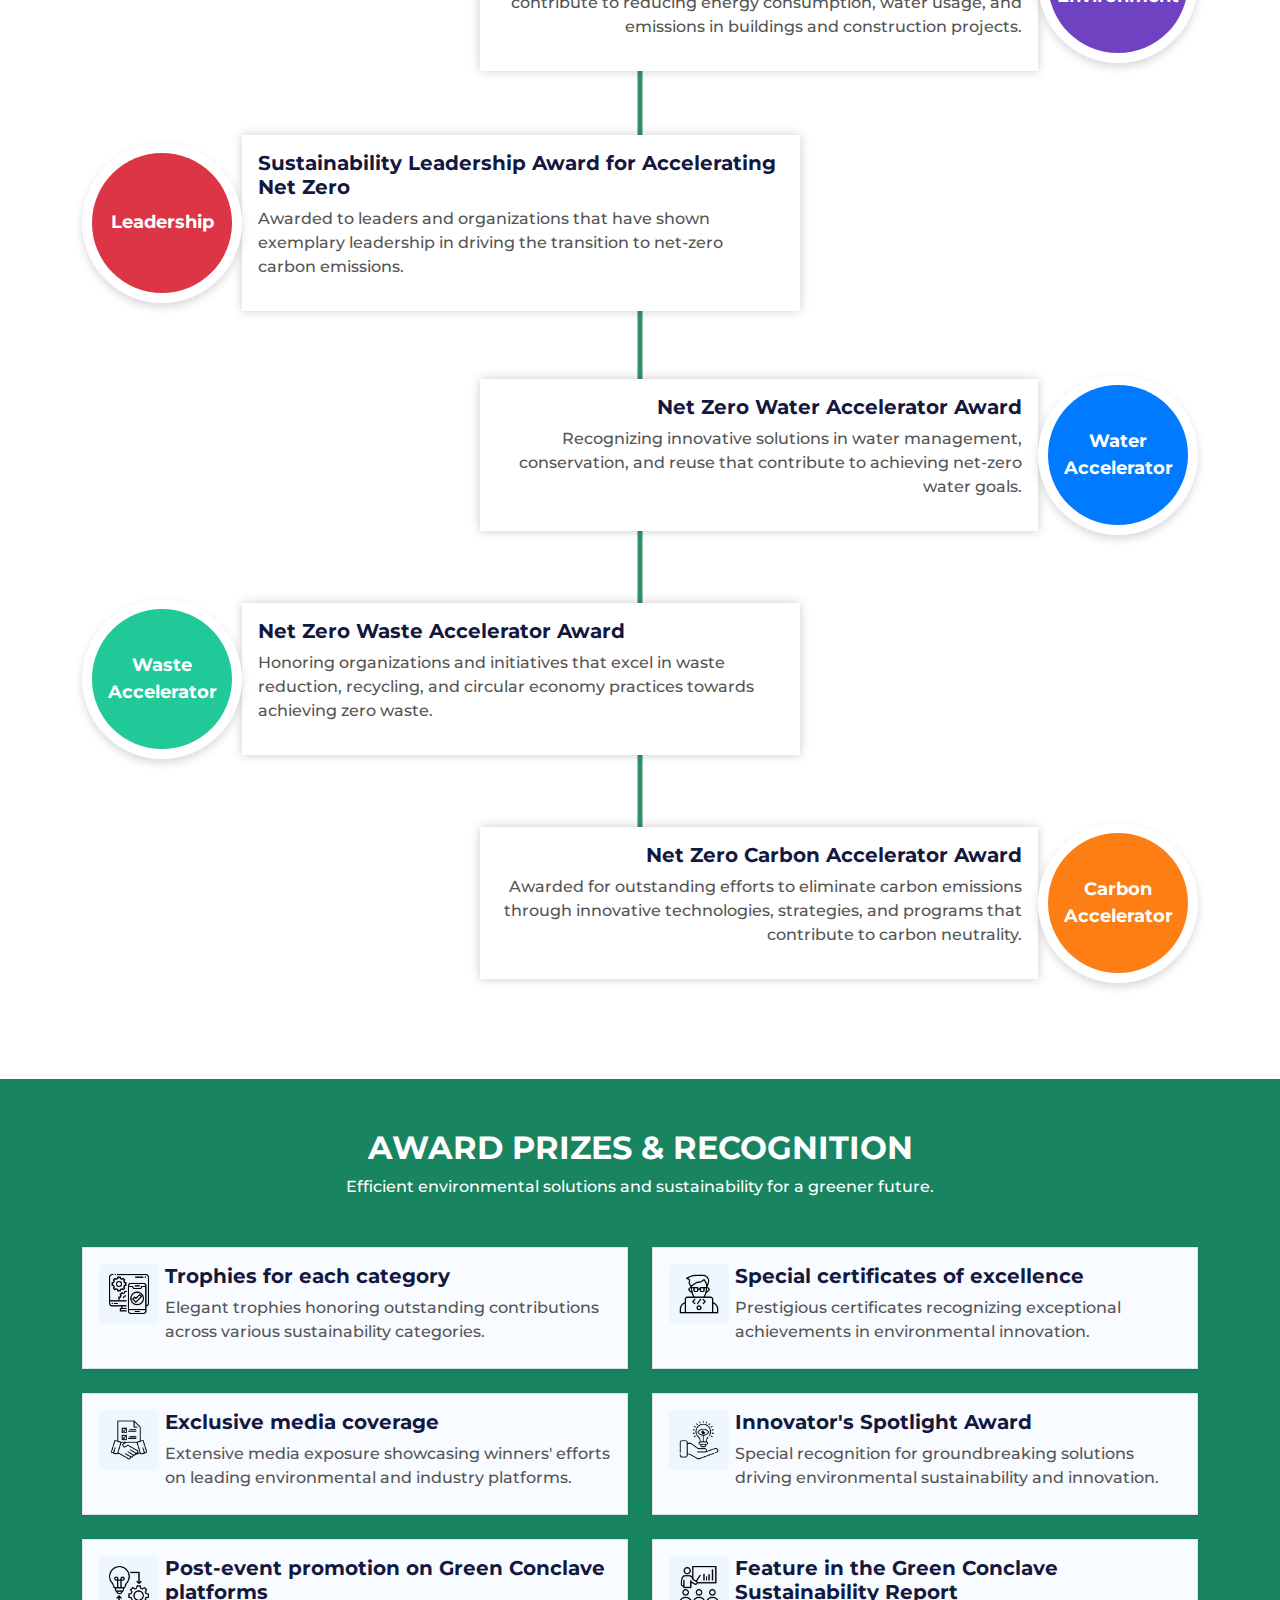
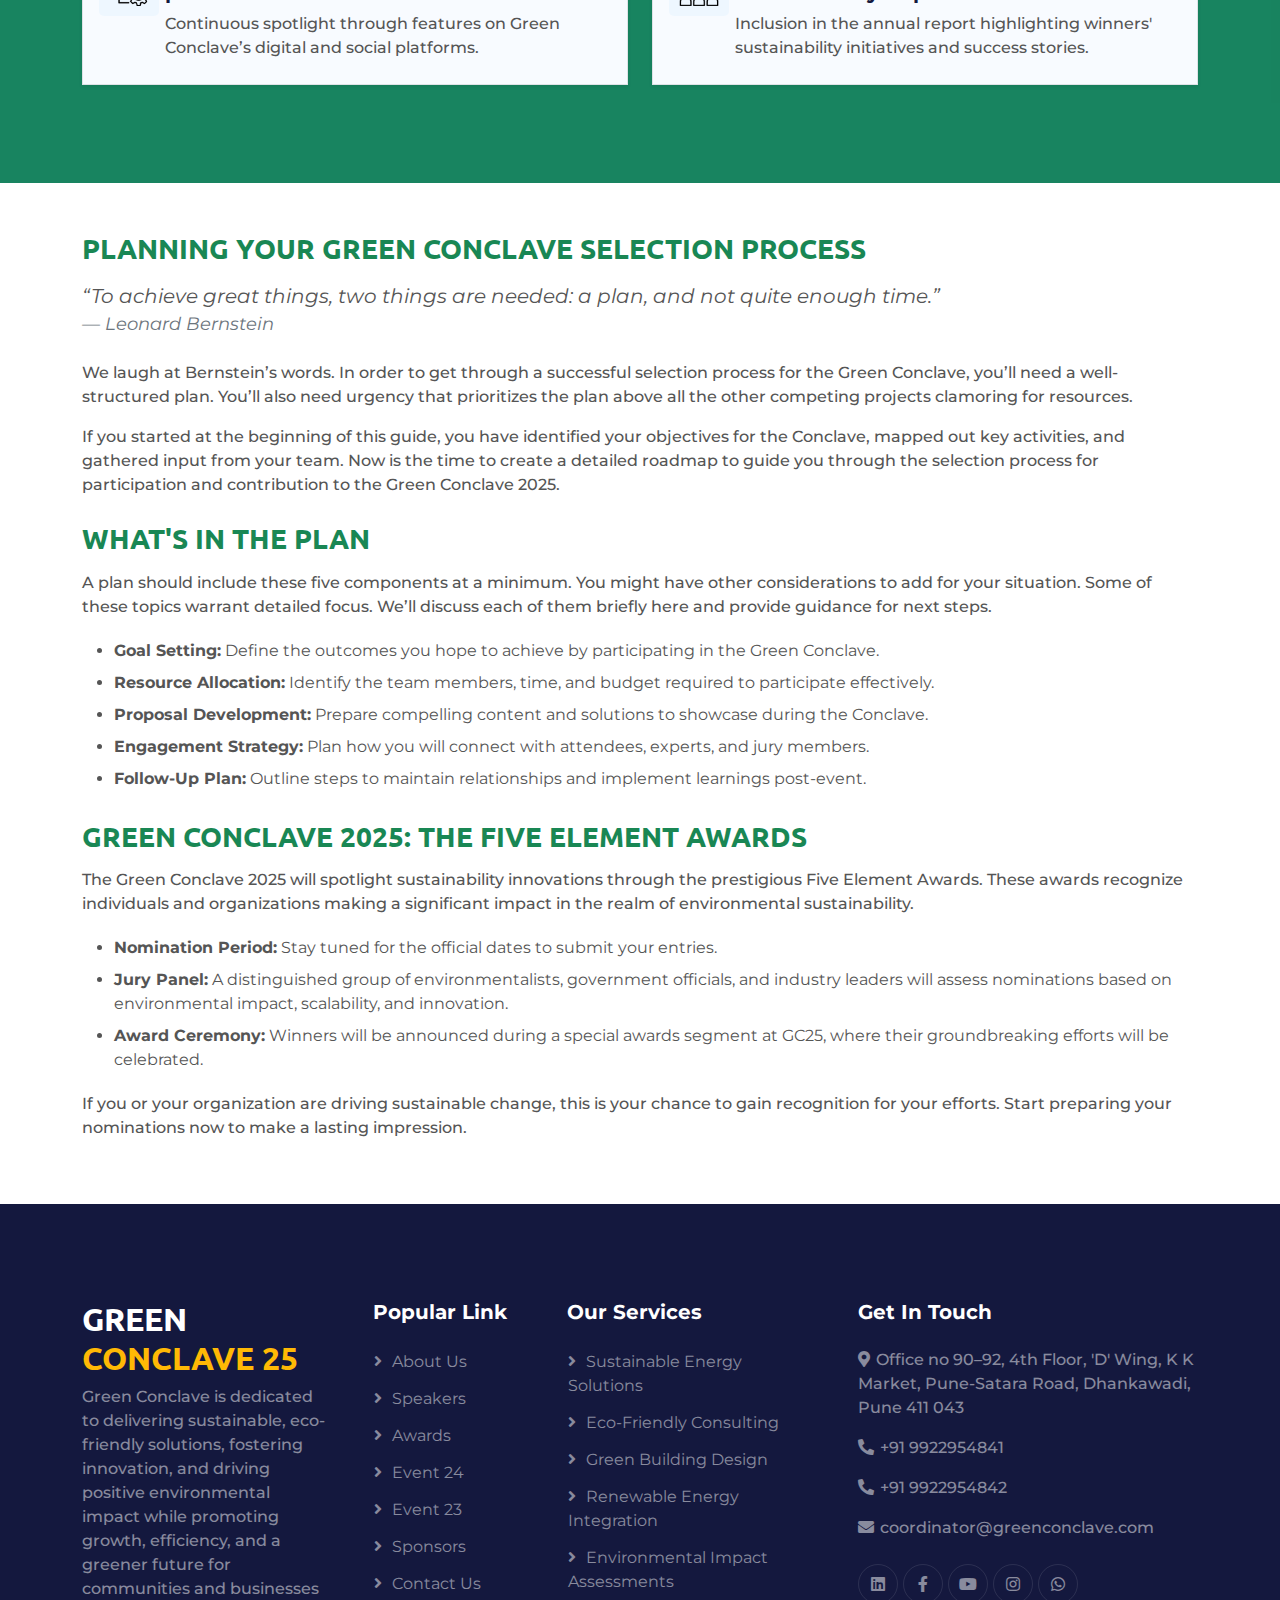
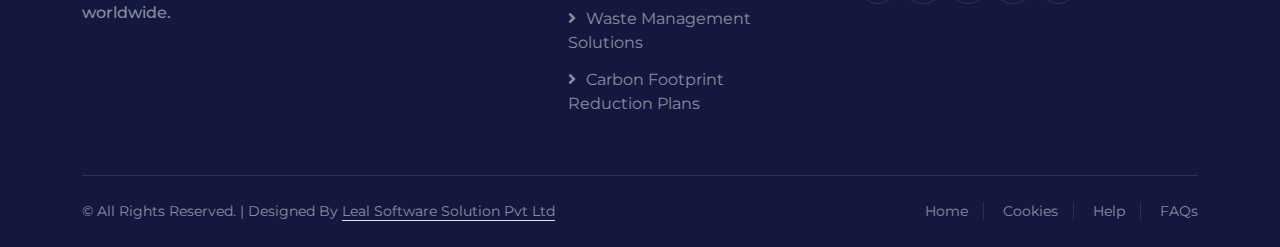
<file: awards.html>
<!DOCTYPE html>
<html lang="en">

<head>
    <meta charset="utf-8">
    <title>Green Conclave 25</title>
    <meta content="width=device-width, initial-scale=1.0" name="viewport">
    <meta content="" name="keywords">
    <meta content="" name="description">

    <!-- Favicon -->
    <link href="img/favicon.ico" rel="icon">
    <link rel="icon" href="img/GREEN CONCLAVE - SHUNYA.png" type="image/x-icon">

    <!-- Google Web Fonts -->
    <link rel="preconnect" href="https://fonts.googleapis.com">
    <link rel="preconnect" href="https://fonts.gstatic.com" crossorigin>
    <link href="https://fonts.googleapis.com/css2?family=Open+Sans:wght@400;600&family=Ubuntu:wght@500;700&display=swap"
        rel="stylesheet">

    <!-- Font Stylesheet Montserrat -->
    <link href="https://fonts.googleapis.com/css2?family=Montserrat:wght@400;500;700&display=swap" rel="stylesheet">

    <!-- Icon Font Stylesheet -->
    <link href="https://cdnjs.cloudflare.com/ajax/libs/font-awesome/5.10.0/css/all.min.css" rel="stylesheet">
    <link href="https://cdn.jsdelivr.net/npm/bootstrap-icons@1.4.1/font/bootstrap-icons.css" rel="stylesheet">

    <!-- Libraries Stylesheet -->
    <link href="lib/animate/animate.min.css" rel="stylesheet">
    <link href="lib/owlcarousel/assets/owl.carousel.min.css" rel="stylesheet">

    <!-- Customized Bootstrap Stylesheet -->
    <link href="css/bootstrap.min.css" rel="stylesheet">

    <!-- Template Stylesheet -->
    <link href="css/style.css" rel="stylesheet">
    <link rel="stylesheet" href="https://cdn.jsdelivr.net/npm/swiper@11/swiper-bundle.min.css" />

</head>

<body>
    <!-- Spinner Start -->
    <div id="spinner"
        class="show bg-white position-fixed translate-middle w-100 vh-100 top-50 start-50 d-flex align-items-center justify-content-center">
        <div class="spinner-grow text-primary" style="width: 3rem; height: 3rem;" role="status">
            <span class="sr-only">Loading...</span>
        </div>
    </div>
    <!-- Spinner End -->


    <!-- Navbar Start -->
    <div class="container-fluid sticky-top" id="navbar">
        <div class="container">
            <nav class="navbar navbar-expand-lg navbar-dark p-0">
                <a href="index.html" class="navbar-brand">
                    <img src="img/Green_Conclave_HR.png" alt="Button Image" class="animated slideInDown">
                </a>
                <button type="button" class="navbar-toggler ms-auto me-0" data-bs-toggle="collapse"
                    data-bs-target="#navbarCollapse">
                    <span class="navbar-toggler-icon"></span>
                </button>
                <div class="collapse navbar-collapse" id="navbarCollapse">
                    <div class="navbar-nav ms-auto">
                        <a href="index.html" class="nav-item nav-link text-dark fw-bold">HOME</a>
                        <a href="about.html" class="nav-item nav-link text-dark fw-bold">ABOUT</a>
                        <!-- <a href="speakers.html" class="nav-item nav-link text-dark fw-bold">SPEAKERS</a> -->
                        <a href="awards.html" class="nav-item nav-link text-dark fw-bold active">AWARDS</a>
                        <a href="sponsors.html" class="nav-item nav-link text-dark fw-bold">SPONSORS</a>
                        <div class="dropdown nav-item">
                            <button class="dropdown-toggle border-0 bg-transparent pe-4 rounded text-dark fw-bold px-0"
                                type="button" id="dropdownMenuButton" data-bs-toggle="dropdown" aria-haspopup="true"
                                aria-expanded="false">
                                PAST EVENTS
                            </button>
                            <div class="dropdown-menu dropdown-menu-end shadow-lg rounded border-0 mt-2"
                                aria-labelledby="dropdownMenuButton" style="background-color: #f8f9fa;">
                                <a class="dropdown-item py-3 px-4 text-dark" href="event1.html">
                                    <i class="fas fa-seedling me-2"></i>Green Conclave 2024 (GC24)
                                </a>
                                <a class="dropdown-item py-3 px-4 text-dark" href="event2.html">
                                    <i class="fas fa-recycle me-2"></i>Green Conclave 2023 (GC23)
                                </a>
                            </div>
                        </div>
                        <a href="contact.html" class="nav-item nav-link text-dark fw-bold">CONTACT US</a>

                    </div>
                    <button type="button" class="btn text-dark p-0 d-none d-lg-block" data-bs-toggle="modal"
                        data-bs-target="#searchModal" style="color: #9CBC41;">
                        <i class="fa fa-search"></i>
                    </button>
                </div>
            </nav>
        </div>
    </div>
    <!-- Navbar End -->


    <!-- Hero Start -->
    <div class="container-fluid py-5 awards-header banner-heading">
        <div class="container pt-5 pb-lg-5">
            <div class="row g-5 pt-5">
                <div class="col-12 align-self-end text-start pt-5 pt-lg-0 pb-0 pb-lg-5 m-0">
                    <div class="d-flex justify-content-start align-items-start">
                        <div class="card banner-header-text awards-banner-text">
                            <p class="text-dark mb-0">
                                Green Conclave, we take pride in our journey of excellence and innovation. Our Awards
                                page celebrates the recognition we've earned for pioneering sustainable solutions,
                                driving environmental change, and shaping a brighter, greener future. These accolades
                                reflect our relentless commitment to sustainability and inspiring global transformation.
                            </p>
                        </div>
                    </div>
                </div>
            </div>
        </div>
    </div>
    <!-- Hero End -->


    <!-- Full Screen Search Start -->
    <div class="modal fade" id="searchModal" tabindex="-1">
        <div class="modal-dialog modal-fullscreen">
            <div class="modal-content" style="background: rgba(20, 24, 62, 0.7);">
                <div class="modal-header border-0">
                    <button type="button" class="btn btn-square bg-white btn-close" data-bs-dismiss="modal"
                        aria-label="Close"></button>
                </div>
                <div class="modal-body d-flex align-items-center justify-content-center">
                    <div class="input-group" style="max-width: 600px;">
                        <input type="text" class="form-control bg-transparent border-light p-3"
                            placeholder="Type search keyword">
                        <button class="btn btn-light px-4"><i class="bi bi-search"></i></button>
                    </div>
                </div>
            </div>
        </div>
    </div>
    <!-- Full Screen Search End -->


    <!-- Section Strat Awrads -->
    <section class="container-fluid p-0">
        <div class="text-center bg-success text-white py-5 mb-5">
            <h5 class="fs-2 fw-bold text-white">Awards: Celebrating Excellence</h5>
            <p>Recognizing the outstanding achievements and contributions that define the vision of sustainability and
                innovation at Green Conclave.</p>
        </div>
        <div class="container">
            <h2 class="text-center mb-4 fw-bold">Green Conclave Awards</h2>
            <div class="awards-timeline">
                <!-- Awards timeline items -->
                <div class="award-item">
                    <div class="award-badge-wrapper">
                        <div class="award-badge-bg"></div>
                        <div class="award-badge">Design Accelerator</div>
                    </div>
                    <div class="award-content">
                        <h5 class="award-title">Net Zero Design Accelerator Award</h5>
                        <p>Recognizing innovative and forward-thinking designs that contribute to achieving net-zero
                            goals in architecture and construction.</p>
                    </div>
                </div>

                <div class="award-item">
                    <div class="award-badge-wrapper">
                        <div class="award-badge-bg"></div>
                        <div class="award-badge">Sustainable Cooling</div>
                    </div>
                    <div class="award-content">
                        <h5 class="award-title">Net Zero Accelerator Award for Sustainable Cooling</h5>
                        <p>Awarded for advancements in sustainable cooling technologies that support energy-efficient
                            and low-carbon cooling systems.</p>
                    </div>
                </div>

                <div class="award-item">
                    <div class="award-badge-wrapper">
                        <div class="award-badge-bg"></div>
                        <div class="award-badge">Cold Chain</div>
                    </div>
                    <div class="award-content">
                        <h5 class="award-title">Net Zero Energy Accelerator Award in Cold Chain Sector</h5>
                        <p>Honoring initiatives that drive energy efficiency and sustainability in the cold chain
                            sector, focusing on reducing energy consumption and emissions.</p>
                    </div>
                </div>

                <div class="award-item">
                    <div class="award-badge-wrapper">
                        <div class="award-badge-bg"></div>
                        <div class="award-badge">Built Environment</div>
                    </div>
                    <div class="award-content">
                        <h5 class="award-title">Innovative Technology/Product for Net Zero Acceleration in Built
                            Environment</h5>
                        <p>Recognizing technologies or products that significantly contribute to reducing energy
                            consumption, water usage, and emissions in buildings and construction projects.</p>
                    </div>
                </div>

                <div class="award-item">
                    <div class="award-badge-wrapper">
                        <div class="award-badge-bg"></div>
                        <div class="award-badge">Leadership</div>
                    </div>
                    <div class="award-content">
                        <h5 class="award-title">Sustainability Leadership Award for Accelerating Net Zero</h5>
                        <p>Awarded to leaders and organizations that have shown exemplary leadership in driving the
                            transition to net-zero carbon emissions.</p>
                    </div>
                </div>

                <div class="award-item">
                    <div class="award-badge-wrapper">
                        <div class="award-badge-bg"></div>
                        <div class="award-badge">Water Accelerator</div>
                    </div>
                    <div class="award-content">
                        <h5 class="award-title">Net Zero Water Accelerator Award</h5>
                        <p>Recognizing innovative solutions in water management, conservation, and reuse that contribute
                            to achieving net-zero water goals.</p>
                    </div>
                </div>

                <div class="award-item">
                    <div class="award-badge-wrapper">
                        <div class="award-badge-bg"></div>
                        <div class="award-badge">Waste Accelerator</div>
                    </div>
                    <div class="award-content">
                        <h5 class="award-title">Net Zero Waste Accelerator Award</h5>
                        <p>Honoring organizations and initiatives that excel in waste reduction, recycling, and circular
                            economy practices towards achieving zero waste.</p>
                    </div>
                </div>

                <div class="award-item">
                    <div class="award-badge-wrapper">
                        <div class="award-badge-bg"></div>
                        <div class="award-badge">Carbon Accelerator</div>
                    </div>
                    <div class="award-content">
                        <h5 class="award-title">Net Zero Carbon Accelerator Award</h5>
                        <p>Awarded for outstanding efforts to eliminate carbon emissions through innovative
                            technologies, strategies, and programs that contribute to carbon neutrality.</p>
                    </div>
                </div>
            </div>
        </div>
    </section>
    <!-- End Awards -->


    <!-- Start Section  -->
    <section class="bg-primary award-container">
        <div class="opacity">
            <div class="container pb-0 pb-lg-5">
                <div class="text-center mb-5">
                    <h5 class="fs-2 text-uppercase text-white">Award Prizes & Recognition</h5>
                    <p class="text-white">Efficient environmental solutions and sustainability for a greener future.</p>
                </div>
                <div class="row g-4">
                    <div class="col-lg-6">
                        <div class="d-flex align-items-start p-3 border rounded-0 shadow-sm"
                            style="background-color: #f8fbff; height: auto;">
                            <div class="me-3"
                                style="flex-shrink: 0; width: 60px; height: 60px; background-color: #eef7ff; display: flex; justify-content: center; align-items: center; border-radius: 5px;">
                                <img src="img/index_images/app-development.jpg" alt="Service Icon"
                                    style="width: 40px; height: 40px;">
                            </div>
                            <div>
                                <h5 class="mb-2">Trophies for each category</h5>
                                <p class="mb-2">Elegant trophies honoring outstanding contributions across various
                                    sustainability categories.</p>
                            </div>
                        </div>
                    </div>
                    <div class="col-lg-6">
                        <div class="d-flex align-items-start p-3 border rounded-0 shadow-sm"
                            style="background-color: #f8fbff; height: auto;">
                            <div class="me-3"
                                style="flex-shrink: 0; width: 60px; height: 60px; background-color: #eef7ff; display: flex; justify-content: center; align-items: center; border-radius: 5px;">
                                <img src="img/index_images/coding (1).png" alt="Service Icon"
                                    style="width: 40px; height: 40px;">
                            </div>
                            <div>
                                <h5 class="mb-2">Special certificates of excellence</h5>
                                <p class="mb-2">Prestigious certificates recognizing exceptional achievements in
                                    environmental innovation.</p>
                            </div>
                        </div>
                    </div>
                    <div class="col-lg-6">
                        <div class="d-flex align-items-start p-3 border rounded-0 shadow-sm"
                            style="background-color: #f8fbff; height: auto;">
                            <div class="me-3"
                                style="flex-shrink: 0; width: 60px; height: 60px; background-color: #eef7ff; display: flex; justify-content: center; align-items: center; border-radius: 5px;">
                                <img src="img/index_images/completed-task.png" alt="Service Icon"
                                    style="width: 40px; height: 40px;">
                            </div>
                            <div>
                                <h5 class="mb-2">Exclusive media coverage</h5>
                                <p class="mb-2">Extensive media exposure showcasing winners' efforts on leading
                                    environmental and industry platforms.</p>
                            </div>
                        </div>
                    </div>
                    <div class="col-lg-6">
                        <div class="d-flex align-items-start p-3 border rounded-0 shadow-sm"
                            style="background-color: #f8fbff; height: auto;">
                            <div class="me-3"
                                style="flex-shrink: 0; width: 60px; height: 60px; background-color: #eef7ff; display: flex; justify-content: center; align-items: center; border-radius: 5px;">
                                <img src="img/index_images/visionary.png" alt="Service Icon"
                                    style="width: 40px; height: 40px;">
                            </div>
                            <div>
                                <h5 class="mb-2">Innovator's Spotlight Award</h5>
                                <p class="mb-2">Special recognition for groundbreaking solutions driving environmental
                                    sustainability and innovation.</p>
                            </div>
                        </div>
                    </div>
                    <div class="col-lg-6">
                        <div class="d-flex align-items-start p-3 border rounded-0 shadow-sm"
                            style="background-color: #f8fbff; height: auto;">
                            <div class="me-3"
                                style="flex-shrink: 0; width: 60px; height: 60px; background-color: #eef7ff; display: flex; justify-content: center; align-items: center; border-radius: 5px;">
                                <img src="img/index_images/sw_implemention.jpg" alt="Service Icon"
                                    style="width: 40px; height: 40px;">
                            </div>
                            <div>
                                <h5 class="mb-2">Post-event promotion on Green Conclave platforms</h5>
                                <p class="mb-2">Continuous spotlight through features on Green Conclave’s digital and
                                    social platforms.</p>
                            </div>
                        </div>
                    </div>
                    <div class="col-lg-6">
                        <div class="d-flex align-items-start p-3 border rounded-0 shadow-sm"
                            style="background-color: #f8fbff; height: auto;">
                            <div class="me-3"
                                style="flex-shrink: 0; width: 60px; height: 60px; background-color: #eef7ff; display: flex; justify-content: center; align-items: center; border-radius: 5px;">
                                <img src="img/index_images/sw_training.jpg" alt="Service Icon"
                                    style="width: 40px; height: 40px;">
                            </div>
                            <div>
                                <h5 class="mb-2">Feature in the Green Conclave Sustainability Report</h5>
                                <p class="mb-2">Inclusion in the annual report highlighting winners' sustainability
                                    initiatives and success stories.</p>
                            </div>
                        </div>
                    </div>
                </div>
            </div>
        </div>
    </section>
    <!-- End Section -->


    <!--  -->
    <section class="container-fluid py-5">
        <div class="container">
            <!-- Title Section -->
            <h3 class="text-success">PLANNING YOUR GREEN CONCLAVE SELECTION PROCESS
            </h3>
            <blockquote class="blockquote py-2" style="font-style: italic;">
                “To achieve great things, two things are needed: a plan, and not quite enough time.”
                <footer class="blockquote-footer pt-3">Leonard Bernstein</footer>
            </blockquote>
            <p>
                We laugh at Bernstein’s words. In order to get through a successful selection process for the Green
                Conclave,
                you’ll need a well-structured plan. You’ll also need urgency that prioritizes the plan above all the
                other
                competing projects clamoring for resources.
            </p>
            <p>
                If you started at the beginning of this guide, you have identified your objectives for the Conclave,
                mapped out
                key activities, and gathered input from your team. Now is the time to create a detailed roadmap to guide
                you
                through the selection process for participation and contribution to the Green Conclave 2025.
            </p>

            <!-- Subsection -->
            <h3 class="text-success py-2">WHAT'S IN THE PLAN</h3>
            <p>
                A plan should include these five components at a minimum. You might have other considerations to add for
                your
                situation. Some of these topics warrant detailed focus. We’ll discuss each of them briefly here and
                provide
                guidance for next steps.
            </p>
            <ul>
                <li class="py-1"><strong>Goal Setting:</strong> Define the outcomes you hope to achieve by participating
                    in the Green Conclave.</li>
                <li class="py-1"><strong>Resource Allocation:</strong> Identify the team members, time, and budget
                    required to participate effectively.</li>
                <li class="py-1"><strong>Proposal Development:</strong> Prepare compelling content and solutions to
                    showcase during the Conclave.</li>
                <li class="py-1"><strong>Engagement Strategy:</strong> Plan how you will connect with attendees,
                    experts, and jury members.</li>
                <li class="py-1"><strong>Follow-Up Plan:</strong> Outline steps to maintain relationships and implement
                    learnings post-event.</li>
            </ul>

            <!-- Green Conclave Highlights -->
            <h3 class="text-success py-2">GREEN CONCLAVE 2025: THE FIVE ELEMENT AWARDS</h3>
            <p>
                The Green Conclave 2025 will spotlight sustainability innovations through the prestigious Five Element
                Awards.
                These awards recognize individuals and organizations making a significant impact in the realm of
                environmental
                sustainability.
            </p>
            <ul>
                <li class="py-1"><strong>Nomination Period:</strong> Stay tuned for the official dates to submit your
                    entries.</li>
                <li class="py-1"><strong>Jury Panel:</strong> A distinguished group of environmentalists, government
                    officials, and industry
                    leaders will assess nominations based on environmental impact, scalability, and innovation.
                </li>
                <li class="py-1"><strong>Award Ceremony:</strong> Winners will be announced during a special awards
                    segment at GC25, where
                    their groundbreaking efforts will be celebrated.
                </li>
            </ul>
            <p>
                If you or your organization are driving sustainable change, this is your chance to gain recognition for
                your
                efforts. Start preparing your nominations now to make a lasting impression.
            </p>
        </div>
    </section>
    <!--  -->


    <!-- Footer Start -->
    <div class="container-fluid bg-dark text-white-50 footer pt-3 pt-lg-5">
        <div class="container py-5">
            <div class="row g-5">
                <div class="col-md-6 col-lg-3">
                    <h2 class="mb-0 text-white">
                        GREEN <br>
                        <span class="fw-bold" style="color: #ffb905;">CONCLAVE 25</span>
                    </h2>
                    <p class="mb-0 pt-2">Green Conclave is dedicated to delivering sustainable, eco-friendly
                        solutions,
                        fostering innovation, and driving positive environmental impact while promoting growth,
                        efficiency, and a greener future for communities and businesses worldwide.</p>
                </div>
                <div class="col-md-6 col-lg-2">
                    <h5 class="text-white mb-4">Popular Link</h5>
                    <a class="btn btn-link" href="about.html">About Us</a>
                    <a class="btn btn-link" href="speakers.html">Speakers</a>
                    <a class="btn btn-link" href="awards.html">Awards</a>
                    <a class="btn btn-link" href="event1.html">Event 24</a>
                    <a class="btn btn-link" href="event2.html">Event 23</a>
                    <a class="btn btn-link" href="sponsors.html">Sponsors</a>
                    <a class="btn btn-link" href="contact.html">Contact Us</a>
                </div>
                <div class="col-md-6 col-lg-3">
                    <h5 class="text-white mb-4">Our Services</h5>
                    <a class="btn btn-link">Sustainable Energy Solutions</a>
                    <a class="btn btn-link">Eco-Friendly Consulting</a>
                    <a class="btn btn-link">Green Building Design</a>
                    <a class="btn btn-link">Renewable Energy Integration</a>
                    <a class="btn btn-link">Environmental Impact Assessments</a>
                    <a class="btn btn-link">Waste Management Solutions</a>
                    <a class="btn btn-link">Carbon Footprint Reduction Plans</a>
                </div>
                <div class="col-md-6 col-lg-4">
                    <h5 class="text-white mb-4">Get In Touch</h5>
                    <p><i class="fa fa-map-marker-alt me-3"></i>Office no 90–92, 4th Floor, 'D' Wing, K K Market,
                        Pune-Satara Road, Dhankawadi, Pune 411 043</p>
                    <p><i class="fa fa-phone-alt me-3"></i>+91 9922954841</p>
                    <p><i class="fa fa-phone-alt me-3"></i>+91 9922954842</p>
                    <p>
                        <a href="mailto:coordinator@greenconclave.com" target="_blank"
                            style="text-decoration: none; color: inherit;">
                            <i class="fa fa-envelope me-3"></i>coordinator@greenconclave.com
                        </a>
                    </p>
                    <div class="d-flex pt-2">
                        <a class="btn btn-outline-light btn-social"
                            href="https://www.linkedin.com/company/ishrae-pune-chapter/?originalSubdomain=in"
                            target="_blank">
                            <i class="fab fa-linkedin"></i>
                        </a>
                        <a class="btn btn-outline-light btn-social"
                            href="https://www.facebook.com/p/Ishrae-Pune-Chapter-100064681809939/" target="_blank">
                            <i class="fab fa-facebook-f"></i>
                        </a>
                        <a class="btn btn-outline-light btn-social"
                            href="https://www.youtube.com/channel/UCJ1Z08ryTel6YD5IXb3WSAA" target="_blank">
                            <i class="fab fa-youtube"></i>
                        </a>
                        <a class="btn btn-outline-light btn-social" href="https://www.instagram.com/ishraepunechapter/"
                            target="_blank">
                            <i class="fab fa-instagram"></i>
                        </a>
                        <a class="btn btn-outline-light btn-social" href="https://wa.me/9922954841" target="_blank">
                            <i class="fab fa-whatsapp"></i>
                        </a>
                    </div>
                </div>
            </div>
        </div>
        <div class="container">
            <div class="copyright">
                <div class="row">
                    <div class="col-md-6 text-center text-md-start mb-3 mb-md-0">
                        &copy; All Rights Reserved.
                        | Designed By <a class="border-bottom" href="https://www.lealsolution.com/" target="_blank">Leal
                            Software Solution Pvt Ltd</a>
                    </div>
                    <div class="col-md-6 text-center text-md-end">
                        <div class="footer-menu">
                            <a href="">Home</a>
                            <a href="">Cookies</a>
                            <a href="">Help</a>
                            <a href="">FAQs</a>
                        </div>
                    </div>
                </div>
            </div>
        </div>
    </div>
    <!-- Footer End -->


    <!-- Back to Top -->
    <a href="#" class="btn btn-lg btn-primary btn-lg-square back-to-top pt-2"><i class="bi bi-arrow-up"></i></a>


    <!-- JavaScript Libraries -->
    <script src="https://ajax.googleapis.com/ajax/libs/jquery/3.6.1/jquery.min.js"></script>
    <script src="https://cdn.jsdelivr.net/npm/bootstrap@5.0.0/dist/js/bootstrap.bundle.min.js"></script>
    <script src="https://cdn.jsdelivr.net/npm/swiper@11/swiper-bundle.min.js"></script>
    <script src="https://code.jquery.com/jquery-3.6.0.min.js"></script>
    <script src="lib/wow/wow.min.js"></script>
    <script src="lib/easing/easing.min.js"></script>
    <script src="lib/waypoints/waypoints.min.js"></script>
    <script src="lib/counterup/counterup.min.js"></script>
    <script src="lib/owlcarousel/owl.carousel.min.js"></script>

    <!-- Template Javascript -->
    <script src="js/main.js"></script>
</body>

</html>
</file>
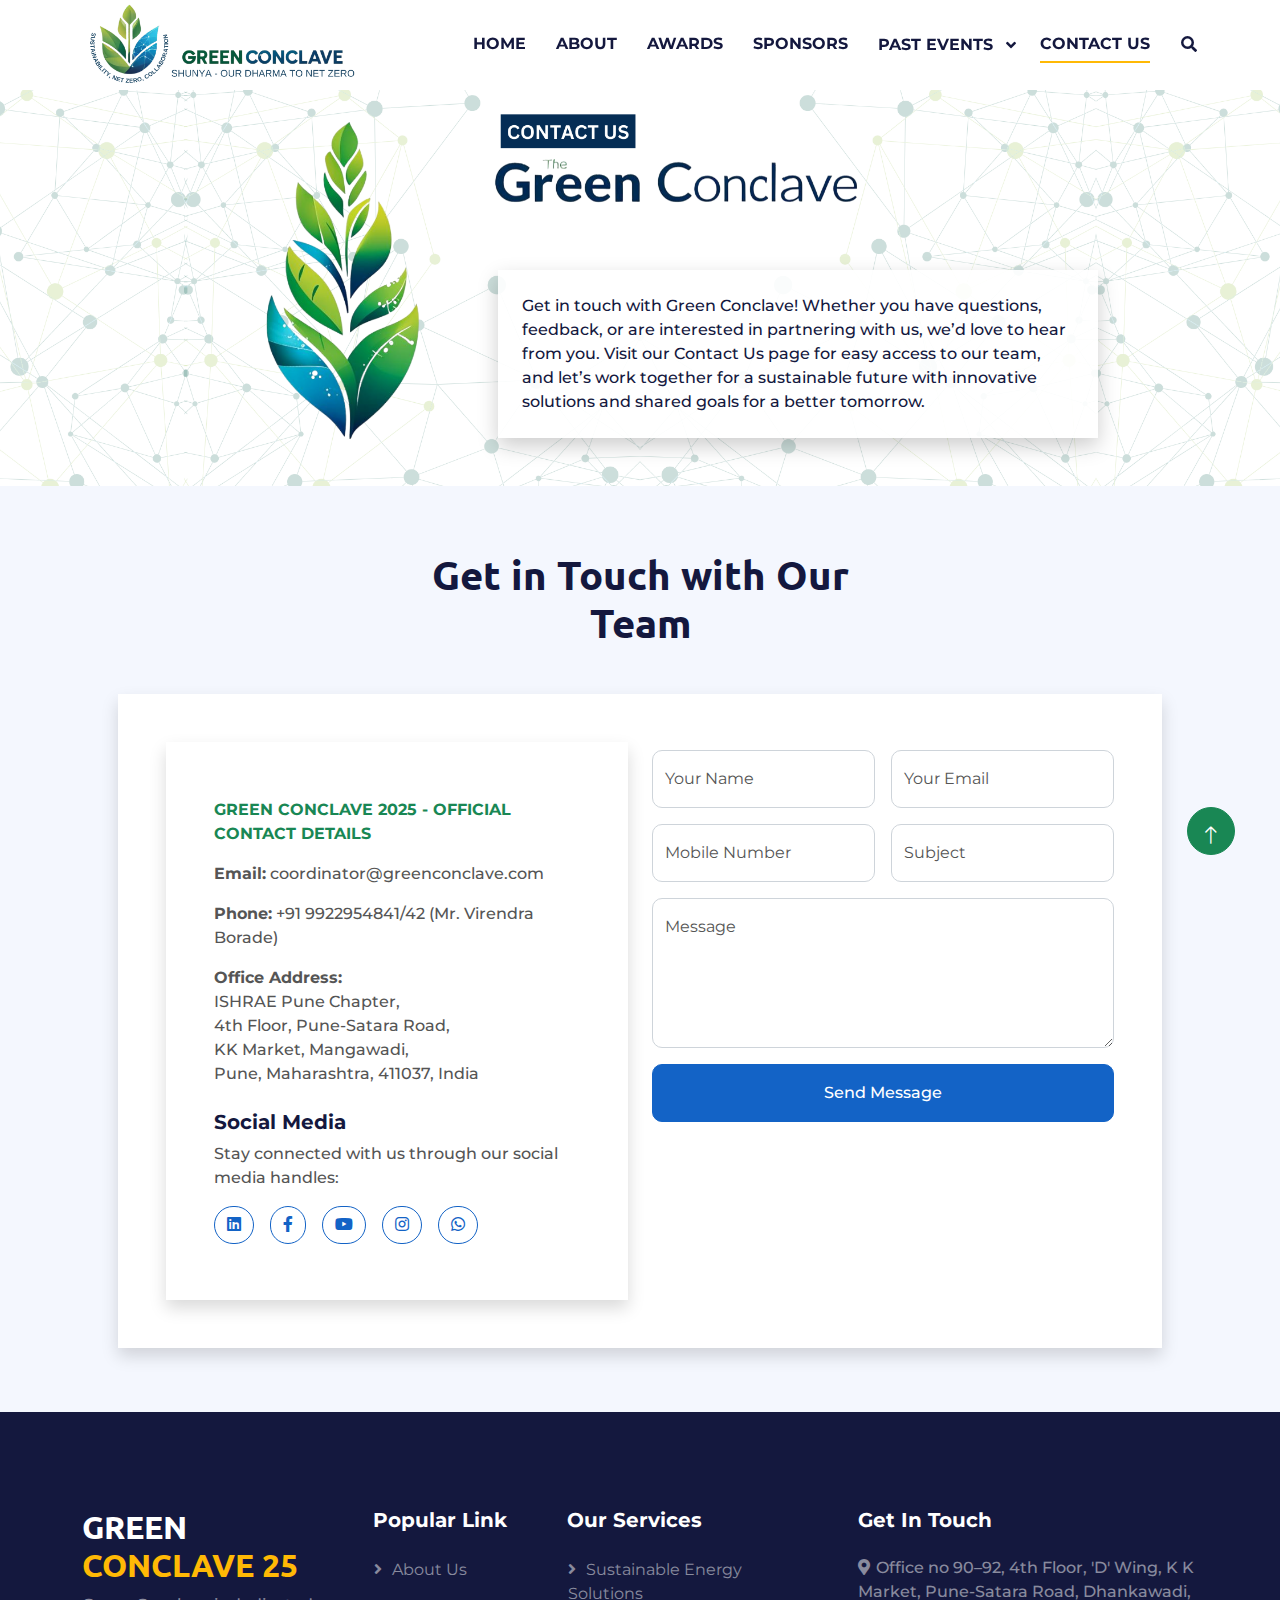
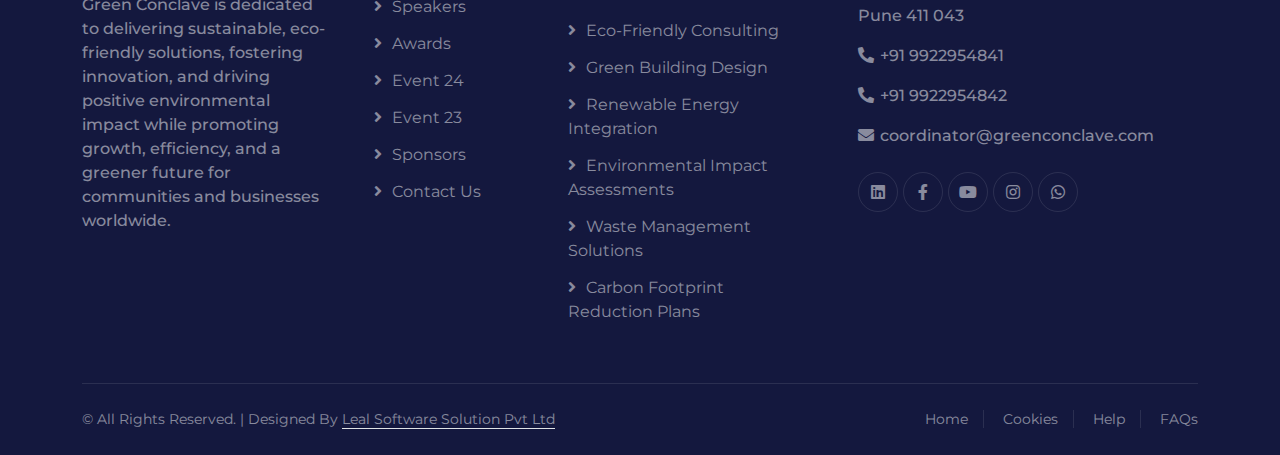
<file: contact.html>
<!DOCTYPE html>
<html lang="en">

<head>
    <meta charset="utf-8">
    <title>Green Conclave 25</title>
    <meta content="width=device-width, initial-scale=1.0" name="viewport">
    <meta content="" name="keywords">
    <meta content="" name="description">

    <!-- Favicon -->
    <link href="img/favicon.ico" rel="icon">
    <link rel="icon" href="img/GREEN CONCLAVE - SHUNYA.png" type="image/x-icon">

    <!-- Google Web Fonts -->
    <link rel="preconnect" href="https://fonts.googleapis.com">
    <link rel="preconnect" href="https://fonts.gstatic.com" crossorigin>
    <link href="https://fonts.googleapis.com/css2?family=Open+Sans:wght@400;600&family=Ubuntu:wght@500;700&display=swap"
        rel="stylesheet">

    <!-- Font Stylesheet Montserrat -->
    <link href="https://fonts.googleapis.com/css2?family=Montserrat:wght@400;500;700&display=swap" rel="stylesheet">

    <!-- Icon Font Stylesheet -->
    <link href="https://cdnjs.cloudflare.com/ajax/libs/font-awesome/5.10.0/css/all.min.css" rel="stylesheet">
    <link href="https://cdn.jsdelivr.net/npm/bootstrap-icons@1.4.1/font/bootstrap-icons.css" rel="stylesheet">

    <!-- Libraries Stylesheet -->
    <link href="lib/animate/animate.min.css" rel="stylesheet">
    <link href="lib/owlcarousel/assets/owl.carousel.min.css" rel="stylesheet">

    <!-- Customized Bootstrap Stylesheet -->
    <link href="css/bootstrap.min.css" rel="stylesheet">

    <!-- Template Stylesheet -->
    <link href="css/style.css" rel="stylesheet">
    <link rel="stylesheet" href="https://cdn.jsdelivr.net/npm/swiper@11/swiper-bundle.min.css" />

</head>

<body>
    <!-- Spinner Start -->
    <div id="spinner"
        class="show bg-white position-fixed translate-middle w-100 vh-100 top-50 start-50 d-flex align-items-center justify-content-center">
        <div class="spinner-grow text-primary" style="width: 3rem; height: 3rem;" role="status">
            <span class="sr-only">Loading...</span>
        </div>
    </div>
    <!-- Spinner End -->


    <!-- Navbar Start -->
    <div class="container-fluid sticky-top" id="navbar">
        <div class="container">
            <nav class="navbar navbar-expand-lg navbar-dark p-0">
                <a href="index.html" class="navbar-brand">
                    <img src="img/Green_Conclave_HR.png" alt="Button Image" class="animated slideInDown">
                </a>
                <button type="button" class="navbar-toggler ms-auto me-0" data-bs-toggle="collapse"
                    data-bs-target="#navbarCollapse">
                    <span class="navbar-toggler-icon"></span>
                </button>
                <div class="collapse navbar-collapse" id="navbarCollapse">
                    <div class="navbar-nav ms-auto">
                        <a href="index.html" class="nav-item nav-link text-dark fw-bold">HOME</a>
                        <a href="about.html" class="nav-item nav-link text-dark fw-bold">ABOUT</a>
                        <!-- <a href="speakers.html" class="nav-item nav-link text-dark fw-bold">SPEAKERS</a> -->
                        <a href="awards.html" class="nav-item nav-link text-dark fw-bold">AWARDS</a>
                        <a href="sponsors.html" class="nav-item nav-link text-dark fw-bold">SPONSORS</a>
                        <div class="dropdown nav-item">
                            <button class="dropdown-toggle border-0 bg-transparent pe-4 rounded text-dark fw-bold px-0"
                                type="button" id="dropdownMenuButton" data-bs-toggle="dropdown" aria-haspopup="true"
                                aria-expanded="false">
                                PAST EVENTS
                            </button>
                            <div class="dropdown-menu dropdown-menu-end shadow-lg rounded border-0 mt-2"
                                aria-labelledby="dropdownMenuButton" style="background-color: #f8f9fa;">
                                <a class="dropdown-item py-3 px-4 text-dark" href="event1.html">
                                    <i class="fas fa-seedling me-2"></i>Green Conclave 2024 (GC24)
                                </a>
                                <a class="dropdown-item py-3 px-4 text-dark" href="event2.html">
                                    <i class="fas fa-recycle me-2"></i>Green Conclave 2023 (GC23)
                                </a>
                            </div>
                        </div>
                        <a href="contact.html" class="nav-item nav-link text-dark fw-bold active">CONTACT US</a>

                    </div>
                    <button type="button" class="btn text-dark p-0 d-none d-lg-block" data-bs-toggle="modal"
                        data-bs-target="#searchModal" style="color: #9CBC41;">
                        <i class="fa fa-search"></i>
                    </button>
                </div>
            </nav>
        </div>
    </div>
    <!-- Navbar End -->


    <!-- Hero Start -->
    <div class="container-fluid pt-5 contact-header banner-heading">
        <div class="container pt-5">
            <div class="row g-5 pt-5">
                <div class="col-12 align-self-end text-start py-5 m-0">
                    <div class="d-flex justify-content-end align-items-end about-header-card pt-5 mt-0 mt-lg-5">
                        <div class="card banner-header-text">
                            <p class="text-dark mb-0">
                                Get in touch with Green Conclave! Whether you have questions, feedback, or are
                                interested in partnering with us, we’d love to hear from you. Visit our Contact Us page
                                for easy access to our team, and let’s work together for a sustainable future with
                                innovative solutions and shared goals for a better tomorrow.
                            </p>
                        </div>
                    </div>
                </div>
            </div>
        </div>
    </div>
    <!-- Hero End -->


    <!-- Full Screen Search Start -->
    <div class="modal fade" id="searchModal" tabindex="-1">
        <div class="modal-dialog modal-fullscreen">
            <div class="modal-content" style="background: rgba(20, 24, 62, 0.7);">
                <div class="modal-header border-0">
                    <button type="button" class="btn btn-square bg-white btn-close" data-bs-dismiss="modal"
                        aria-label="Close"></button>
                </div>
                <div class="modal-body d-flex align-items-center justify-content-center">
                    <div class="input-group" style="max-width: 600px;">
                        <input type="text" class="form-control bg-transparent border-light p-3"
                            placeholder="Type search keyword">
                        <button class="btn btn-light px-4"><i class="bi bi-search"></i></button>
                    </div>
                </div>
            </div>
        </div>
    </div>
    <!-- Full Screen Search End -->


    <!-- Contact Start -->
    <div class="container-fluid bg-light py-3">
        <div class="container py-3 py-sm-4 py-md-5 px-2 px-sm-3 px-md-4 px-lg-5">
            <div class="mx-auto text-center" style="max-width: 500px;">
                <h1 class="mb-4 mb-md-5">Get in Touch with Our Team</h1>
            </div>
            <div class="bg-white shadow p-3 p-sm-4 p-md-5">
                <div class="row g-4">
                    <div class="col-lg-6">
                        <div class="bg-white shadow p-3 p-sm-4 p-md-5">
                            <div class="py-2">
                                <div class="text-uppercase text-success text-start fw-bold fs-6 mb-3">Green Conclave
                                    2025 - Official Contact Details</div>
                                <p><strong>Email:</strong> coordinator@greenconclave.com</p>
                                <p><strong>Phone:</strong> +91 9922954841/42 (Mr. Virendra Borade)</p>
                                <p><strong>Office Address:</strong><br>
                                    ISHRAE Pune Chapter,<br>
                                    4th Floor, Pune-Satara Road,<br>
                                    KK Market, Mangawadi,<br>
                                    Pune, Maharashtra, 411037, India</p>
                                <h5 class="mt-4">Social Media</h5>
                                <p>Stay connected with us through our social media handles:</p>
                                <div class="d-flex gap-3">
                                    <a class="btn btn-outline-primary rounded-pill"
                                        href="https://www.linkedin.com/company/ishrae-pune-chapter/?originalSubdomain=in"
                                        target="_blank" style="border-width: 1px;">
                                        <i class="fab fa-linkedin"></i>
                                    </a>
                                    <a class="btn btn-outline-primary rounded-pill"
                                        href="https://www.facebook.com/p/Ishrae-Pune-Chapter-100064681809939/"
                                        target="_blank" style="border-width: 1px;">
                                        <i class="fab fa-facebook-f"></i>
                                    </a>
                                    <a class="btn btn-outline-primary rounded-pill"
                                        href="https://www.youtube.com/channel/UCJ1Z08ryTel6YD5IXb3WSAA" target="_blank"
                                        style="border-width: 1px;">
                                        <i class="fab fa-youtube"></i>
                                    </a>
                                    <a class="btn btn-outline-primary rounded-pill"
                                        href="https://www.instagram.com/ishraepunechapter/" target="_blank"
                                        style="border-width: 1px;">
                                        <i class="fab fa-instagram"></i>
                                    </a>
                                    <a class="btn btn-outline-primary rounded-pill" href="https://wa.me/9922954841"
                                        target="_blank" style="border-width: 1px;">
                                        <i class="fab fa-whatsapp"></i>
                                    </a>
                                </div>
                            </div>
                        </div>
                    </div>
                    <div class="col-lg-6">
                        <div class="py-2">
                            <form action="https://api.web3forms.com/submit" method="POST">
                                <div class="row g-3">
                                    <!-- Hidden Input for Web3Forms Access Key -->
                                    <input type="hidden" name="access_key" value="c9db945c-32e3-414e-8f98-ea2ac4166cf7">

                                    <div class="col-md-6">
                                        <div class="form-floating">
                                            <input type="text" class="form-control" id="name" name="name"
                                                placeholder="Your Name" required>
                                            <label for="name">Your Name</label>
                                        </div>
                                    </div>
                                    <div class="col-md-6">
                                        <div class="form-floating">
                                            <input type="email" class="form-control" id="email" name="email"
                                                placeholder="Your Email" required>
                                            <label for="email">Your Email</label>
                                        </div>
                                    </div>
                                    <div class="col-md-6">
                                        <div class="form-floating">
                                            <input type="text" class="form-control" id="mobile" name="mobile"
                                                placeholder="Your Mobile Number" required>
                                            <label for="mobile">Mobile Number</label>
                                        </div>
                                    </div>
                                    <div class="col-md-6">
                                        <div class="form-floating">
                                            <input type="text" class="form-control" id="subject" name="subject"
                                                placeholder="Subject" required>
                                            <label for="subject">Subject</label>
                                        </div>
                                    </div>
                                    <div class="col-12">
                                        <div class="form-floating">
                                            <textarea class="form-control" placeholder="Leave a message here"
                                                id="message" name="message" style="height: 150px" required></textarea>
                                            <label for="message">Message</label>
                                        </div>
                                    </div>
                                    <div class="col-12">
                                        <button class="btn btn-primary w-100 py-3" type="submit">Send Message</button>
                                    </div>
                                </div>
                            </form>
                        </div>
                    </div>

                </div>
            </div>
        </div>
    </div>
    <!-- Contact End -->


    <!-- Footer Start -->
    <div class="container-fluid bg-dark text-white-50 footer pt-3 pt-lg-5">
        <div class="container py-5">
            <div class="row g-5">
                <div class="col-md-6 col-lg-3">
                    <h2 class="mb-0 text-white">
                        GREEN <br>
                        <span class="fw-bold" style="color: #ffb905;">CONCLAVE 25</span>
                    </h2>
                    <p class="mb-0 pt-2">Green Conclave is dedicated to delivering sustainable, eco-friendly
                        solutions,
                        fostering innovation, and driving positive environmental impact while promoting growth,
                        efficiency, and a greener future for communities and businesses worldwide.</p>
                </div>
                <div class="col-md-6 col-lg-2">
                    <h5 class="text-white mb-4">Popular Link</h5>
                    <a class="btn btn-link" href="about.html">About Us</a>
                    <a class="btn btn-link" href="speakers.html">Speakers</a>
                    <a class="btn btn-link" href="awards.html">Awards</a>
                    <a class="btn btn-link" href="event1.html">Event 24</a>
                    <a class="btn btn-link" href="event2.html">Event 23</a>
                    <a class="btn btn-link" href="sponsors.html">Sponsors</a>
                    <a class="btn btn-link" href="contact.html">Contact Us</a>
                </div>
                <div class="col-md-6 col-lg-3">
                    <h5 class="text-white mb-4">Our Services</h5>
                    <a class="btn btn-link" href="">Sustainable Energy Solutions</a>
                    <a class="btn btn-link" href="">Eco-Friendly Consulting</a>
                    <a class="btn btn-link" href="">Green Building Design</a>
                    <a class="btn btn-link" href="">Renewable Energy Integration</a>
                    <a class="btn btn-link" href="">Environmental Impact Assessments</a>
                    <a class="btn btn-link" href="">Waste Management Solutions</a>
                    <a class="btn btn-link" href="">Carbon Footprint Reduction Plans</a>
                </div>
                <div class="col-md-6 col-lg-4">
                    <h5 class="text-white mb-4">Get In Touch</h5>
                    <p><i class="fa fa-map-marker-alt me-3"></i>Office no 90–92, 4th Floor, 'D' Wing, K K Market,
                        Pune-Satara Road, Dhankawadi, Pune 411 043</p>
                    <p><i class="fa fa-phone-alt me-3"></i>+91 9922954841</p>
                    <p><i class="fa fa-phone-alt me-3"></i>+91 9922954842</p>
                    <p>
                        <a href="mailto:coordinator@greenconclave.com" target="_blank"
                            style="text-decoration: none; color: inherit;">
                            <i class="fa fa-envelope me-3"></i>coordinator@greenconclave.com
                        </a>
                    </p>
                    <div class="d-flex pt-2">
                        <a class="btn btn-outline-light btn-social"
                            href="https://www.linkedin.com/company/ishrae-pune-chapter/?originalSubdomain=in"
                            target="_blank">
                            <i class="fab fa-linkedin"></i>
                        </a>
                        <a class="btn btn-outline-light btn-social"
                            href="https://www.facebook.com/p/Ishrae-Pune-Chapter-100064681809939/" target="_blank">
                            <i class="fab fa-facebook-f"></i>
                        </a>
                        <a class="btn btn-outline-light btn-social"
                            href="https://www.youtube.com/channel/UCJ1Z08ryTel6YD5IXb3WSAA" target="_blank">
                            <i class="fab fa-youtube"></i>
                        </a>
                        <a class="btn btn-outline-light btn-social" href="https://www.instagram.com/ishraepunechapter/"
                            target="_blank">
                            <i class="fab fa-instagram"></i>
                        </a>
                        <a class="btn btn-outline-light btn-social" href="https://wa.me/9922954841" target="_blank">
                            <i class="fab fa-whatsapp"></i>
                        </a>
                    </div>
                </div>
            </div>
        </div>
        <div class="container">
            <div class="copyright">
                <div class="row">
                    <div class="col-md-6 text-center text-md-start mb-3 mb-md-0">
                        &copy; All Rights Reserved.
                        | Designed By <a class="border-bottom" href="https://www.lealsolution.com/" target="_blank">Leal
                            Software Solution Pvt Ltd</a>
                    </div>
                    <div class="col-md-6 text-center text-md-end">
                        <div class="footer-menu">
                            <a href="">Home</a>
                            <a href="">Cookies</a>
                            <a href="">Help</a>
                            <a href="">FAQs</a>
                        </div>
                    </div>
                </div>
            </div>
        </div>
    </div>
    <!-- Footer End -->


    <!-- Back to Top -->
    <a href="#" class="btn btn-lg btn-success btn-lg-square back-to-top pt-2"><i class="bi bi-arrow-up"></i></a>


    <!-- JavaScript Libraries -->
    <script src="https://ajax.googleapis.com/ajax/libs/jquery/3.6.1/jquery.min.js"></script>
    <script src="https://cdn.jsdelivr.net/npm/bootstrap@5.0.0/dist/js/bootstrap.bundle.min.js"></script>
    <script src="https://cdn.jsdelivr.net/npm/swiper@11/swiper-bundle.min.js"></script>
    <script src="https://code.jquery.com/jquery-3.6.0.min.js"></script>
    <script src="lib/wow/wow.min.js"></script>
    <script src="lib/easing/easing.min.js"></script>
    <script src="lib/waypoints/waypoints.min.js"></script>
    <script src="lib/counterup/counterup.min.js"></script>
    <script src="lib/owlcarousel/owl.carousel.min.js"></script>

    <!-- Template Javascript -->
    <script src="js/main.js"></script>

    <script>
        function storeFormData() {
            // Get the form element
            const form = document.getElementById('contactForm');
            // Use FormData to gather all form inputs
            const formData = new FormData(form);
            // Create an empty object to store the data
            const formObject = {};
            // Populate the object with key-value pairs from the FormData
            formData.forEach((value, key) => {
                formObject[key] = value;
            });
            // Log the object to the console
            console.log(formObject);
            // Example: Storing the object in a variable
            const storedData = formObject;
            // Output the stored data
            console.log('Stored Data:', storedData);
        }
    </script>
</body>

</html>
</file>
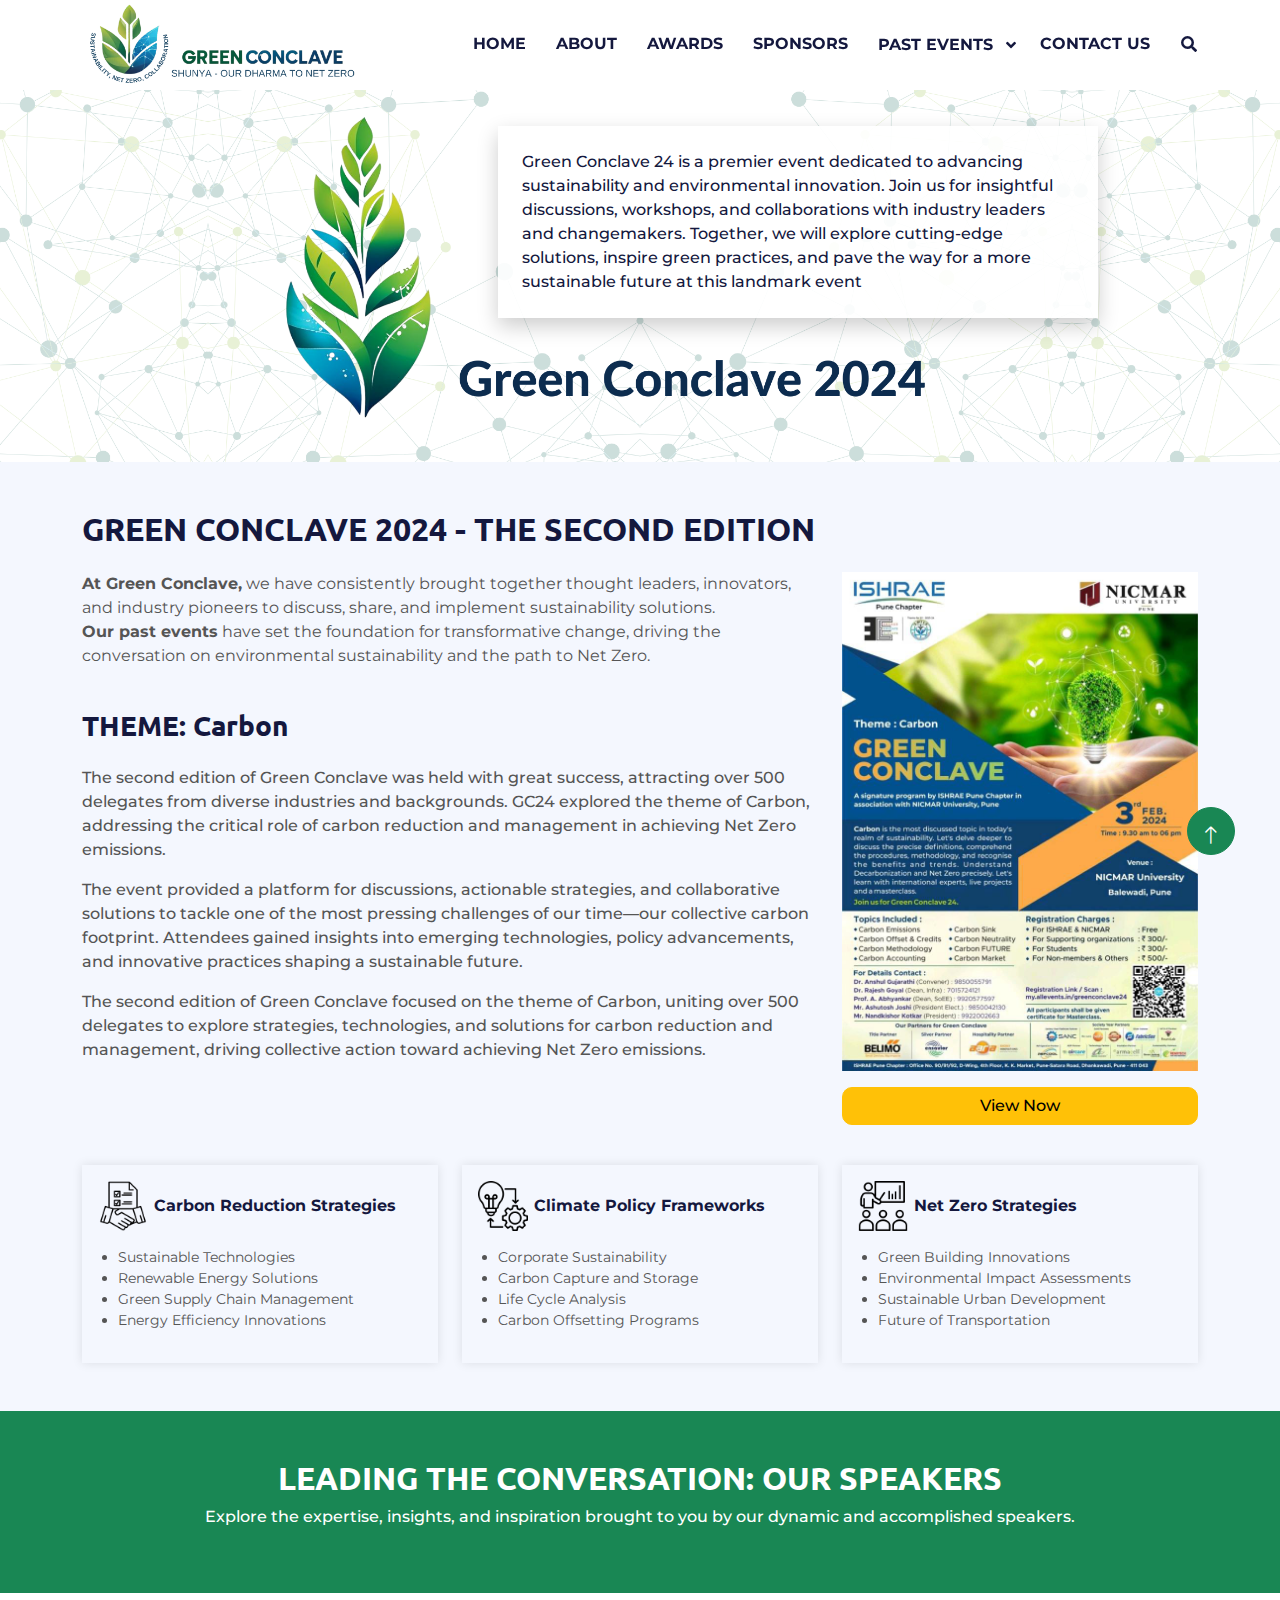
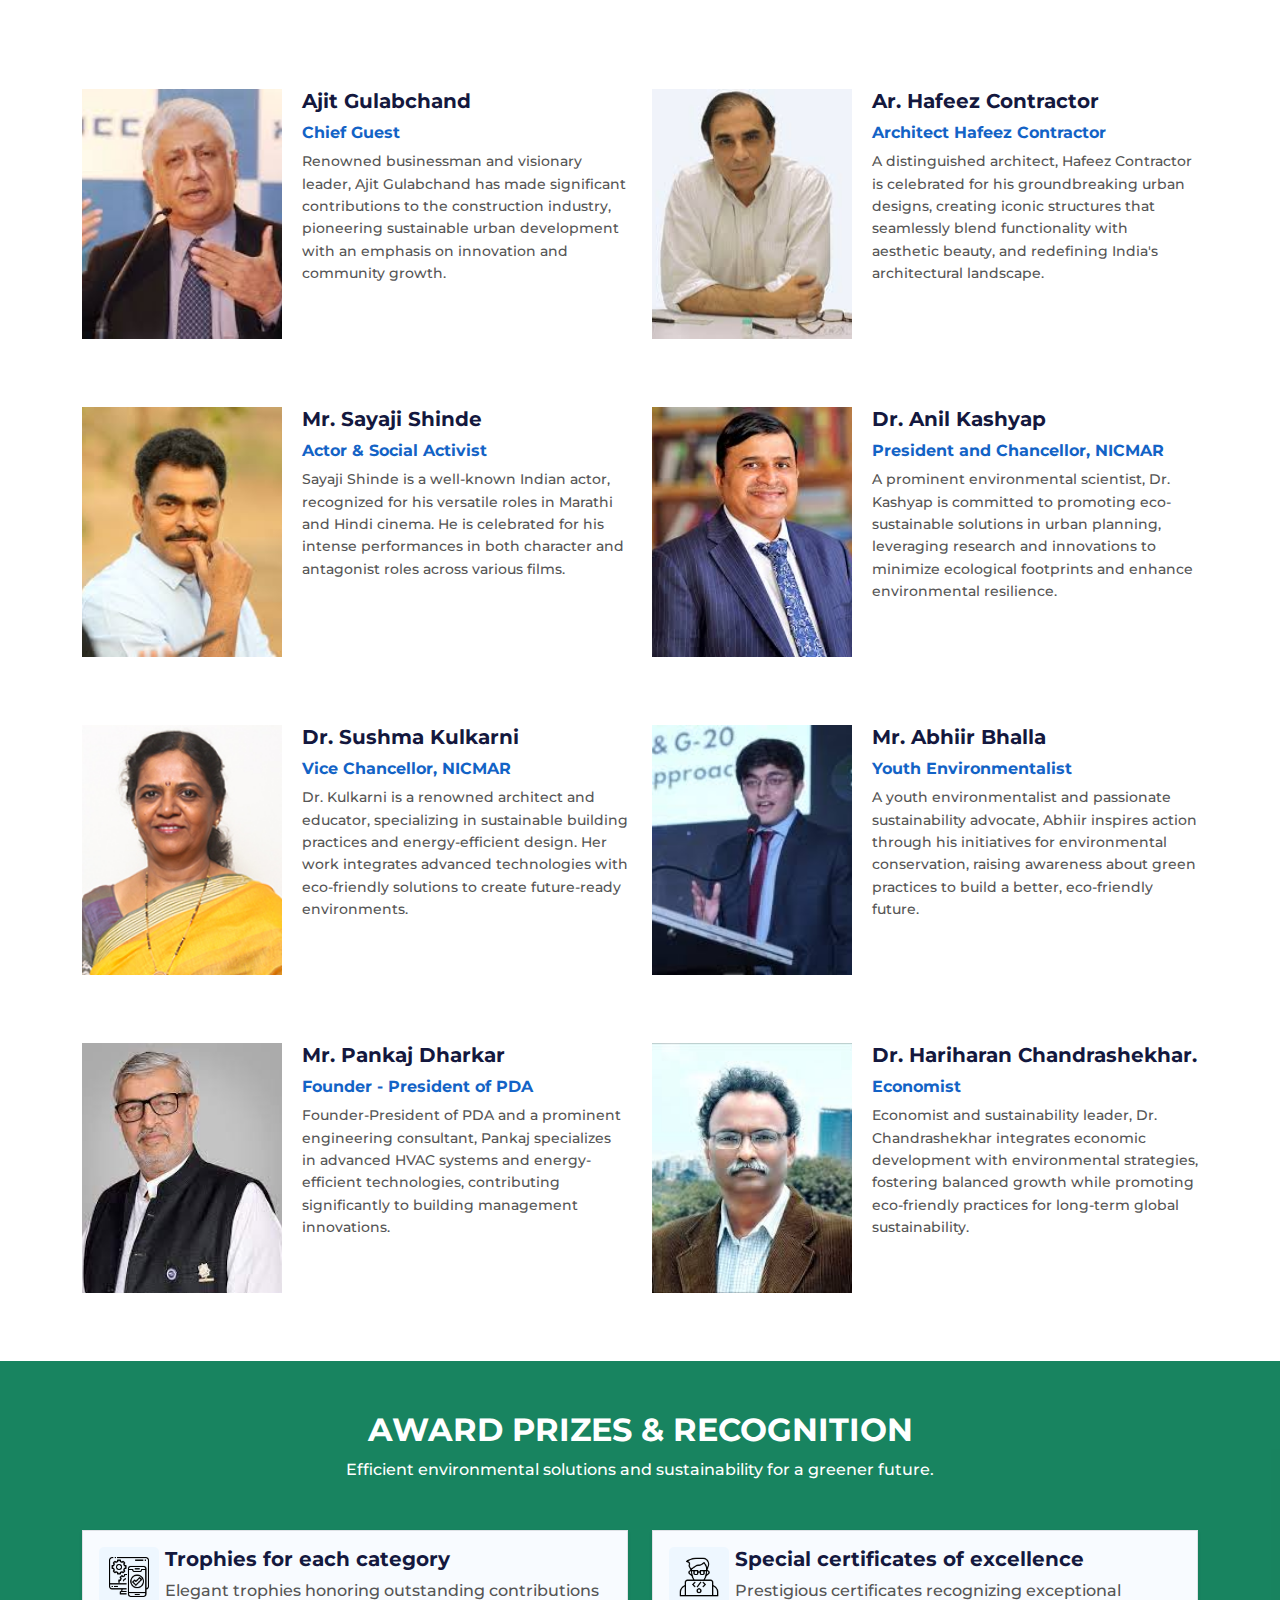
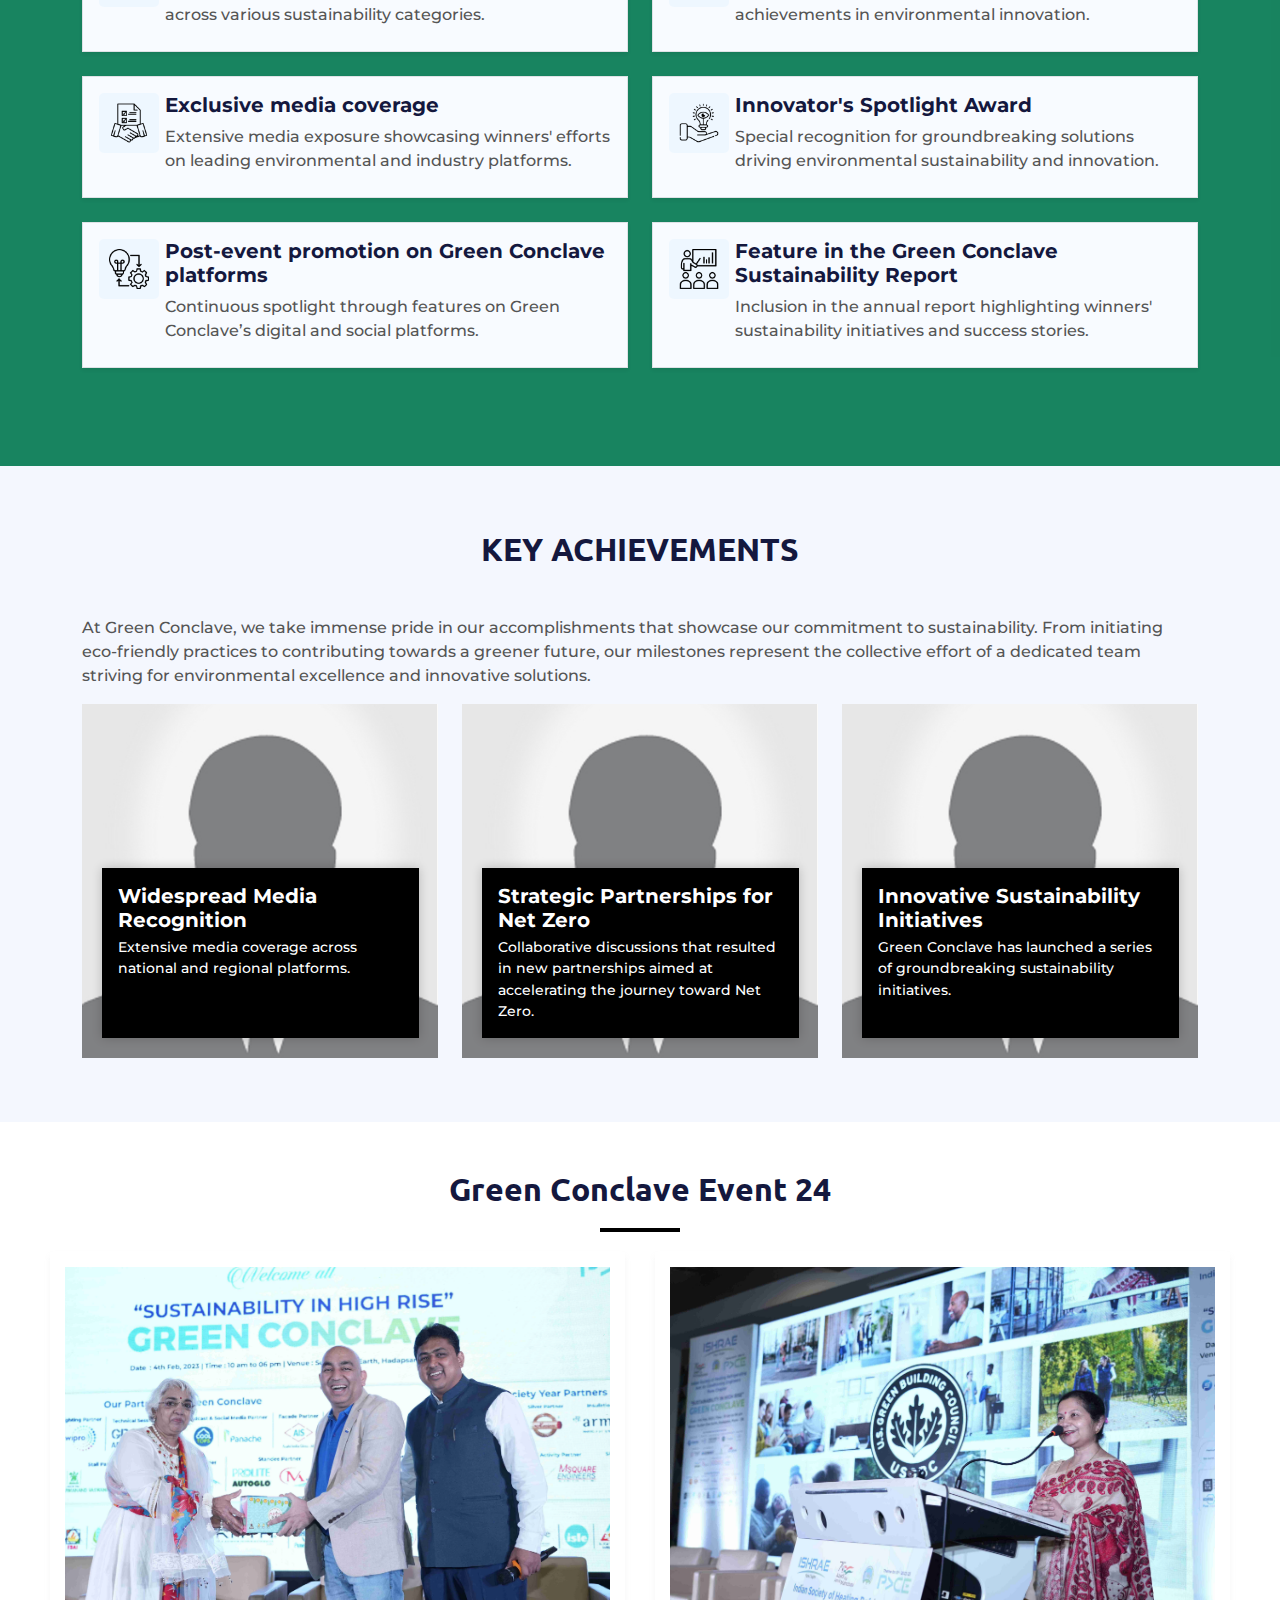
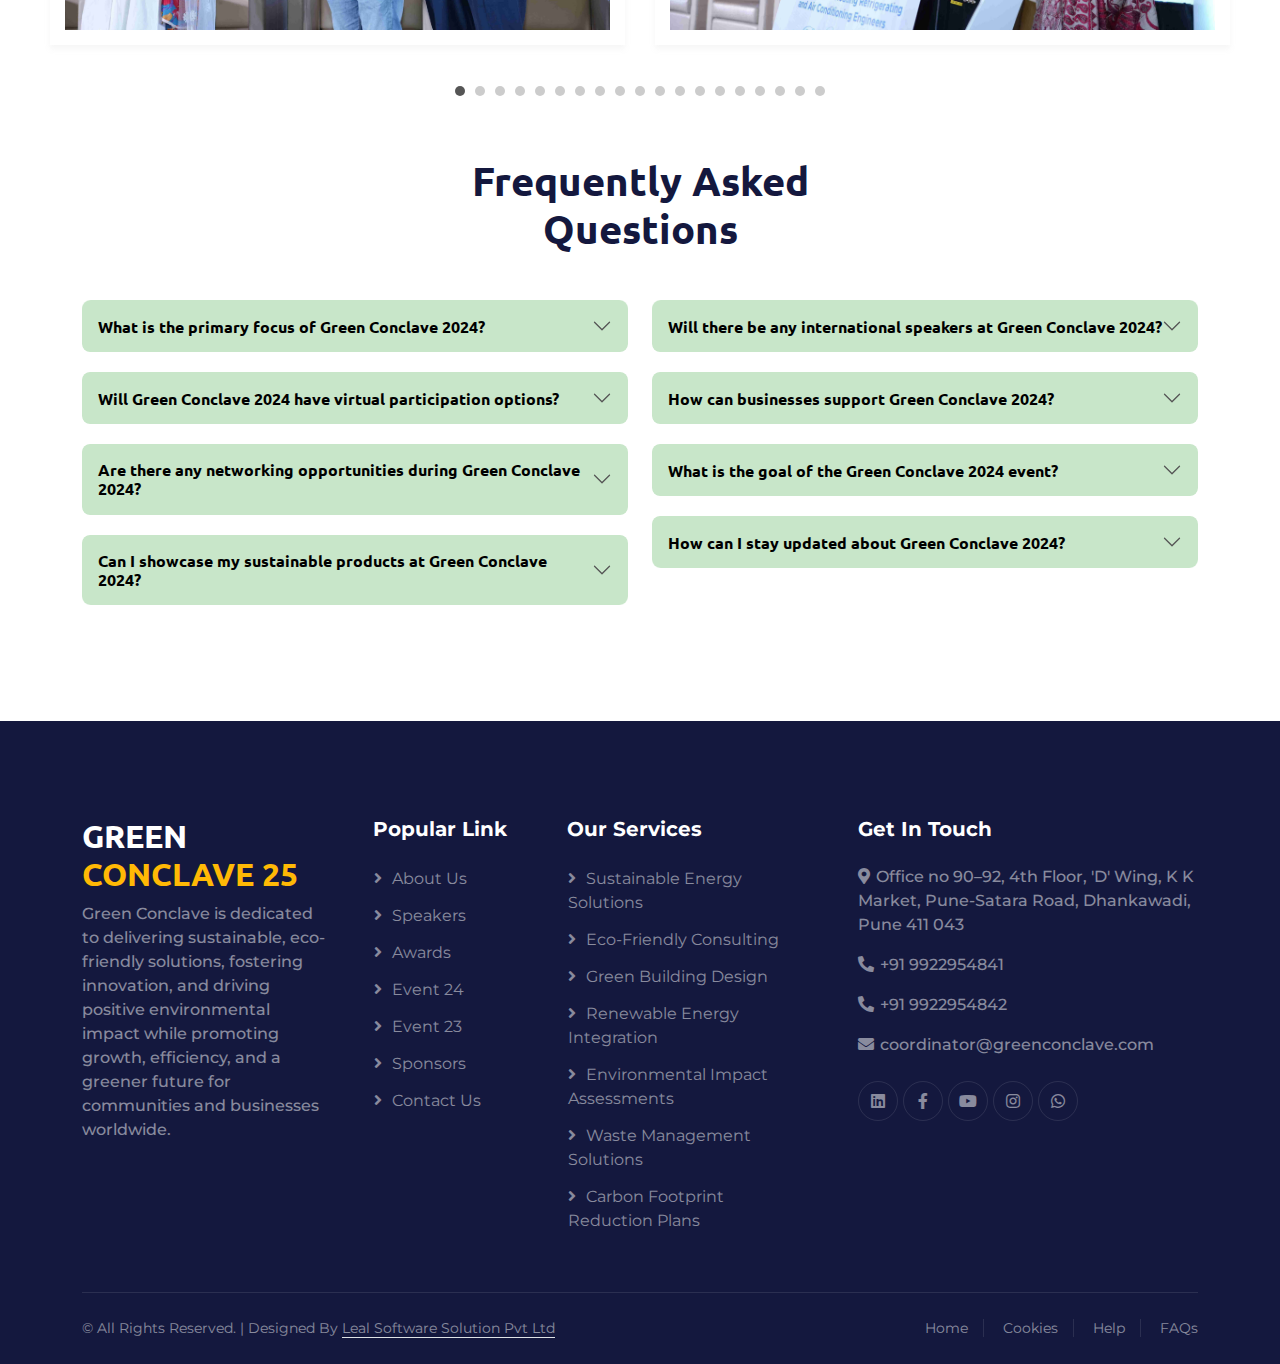
<file: event1.html>
<!DOCTYPE html>
<html lang="en">

<head>
    <meta charset="utf-8">
    <title>Green Conclave 25</title>
    <meta content="width=device-width, initial-scale=1.0" name="viewport">
    <meta content="" name="keywords">
    <meta content="" name="description">

    <!-- Favicon -->
    <link href="img/favicon.ico" rel="icon">
    <link rel="icon" href="img/Green_Conclave_HR.png" type="image/x-icon">

    <!-- Google Web Fonts -->
    <link rel="preconnect" href="https://fonts.googleapis.com">
    <link rel="preconnect" href="https://fonts.gstatic.com" crossorigin>
    <link href="https://fonts.googleapis.com/css2?family=Open+Sans:wght@400;600&family=Ubuntu:wght@500;700&display=swap"
        rel="stylesheet">

    <!-- Font Stylesheet Montserrat -->
    <link href="https://fonts.googleapis.com/css2?family=Montserrat:wght@400;500;700&display=swap" rel="stylesheet">

    <!-- Icon Font Stylesheet -->
    <link href="https://cdnjs.cloudflare.com/ajax/libs/font-awesome/5.10.0/css/all.min.css" rel="stylesheet">
    <link href="https://cdn.jsdelivr.net/npm/bootstrap-icons@1.4.1/font/bootstrap-icons.css" rel="stylesheet">

    <!-- Libraries Stylesheet -->
    <link href="lib/animate/animate.min.css" rel="stylesheet">
    <link href="lib/owlcarousel/assets/owl.carousel.min.css" rel="stylesheet">

    <!-- Customized Bootstrap Stylesheet -->
    <link href="css/bootstrap.min.css" rel="stylesheet">

    <!-- Template Stylesheet -->
    <link href="css/style.css" rel="stylesheet">
    <link rel="stylesheet" href="https://cdn.jsdelivr.net/npm/swiper@11/swiper-bundle.min.css" />

</head>

<body>
    <!-- Spinner Start -->
    <div id="spinner"
        class="show bg-white position-fixed translate-middle w-100 vh-100 top-50 start-50 d-flex align-items-center justify-content-center">
        <div class="spinner-grow text-primary" style="width: 3rem; height: 3rem;" role="status">
            <span class="sr-only">Loading...</span>
        </div>
    </div>
    <!-- Spinner End -->


    <!-- Navbar Start -->
    <div class="container-fluid sticky-top" id="navbar">
        <div class="container">
            <nav class="navbar navbar-expand-lg navbar-dark p-0">
                <a href="index.html" class="navbar-brand">
                    <img src="img/Green_Conclave_HR.png" alt="Button Image" class="animated slideInDown">
                </a>
                <button type="button" class="navbar-toggler ms-auto me-0" data-bs-toggle="collapse"
                    data-bs-target="#navbarCollapse">
                    <span class="navbar-toggler-icon"></span>
                </button>
                <div class="collapse navbar-collapse" id="navbarCollapse">
                    <div class="navbar-nav ms-auto">
                        <a href="index.html" class="nav-item nav-link text-dark fw-bold">HOME</a>
                        <a href="about.html" class="nav-item nav-link text-dark fw-bold">ABOUT</a>
                        <!-- <a href="speakers.html" class="nav-item nav-link text-dark fw-bold">SPEAKERS</a> -->
                        <a href="awards.html" class="nav-item nav-link text-dark fw-bold">AWARDS</a>
                        <a href="sponsors.html" class="nav-item nav-link text-dark fw-bold">SPONSORS</a>
                        <div class="dropdown nav-item">
                            <button class="dropdown-toggle border-0 bg-transparent pe-4 rounded text-dark fw-bold px-0"
                                type="button" id="dropdownMenuButton" data-bs-toggle="dropdown" aria-haspopup="true"
                                aria-expanded="false">
                                PAST EVENTS
                            </button>
                            <div class="dropdown-menu dropdown-menu-end shadow-lg rounded border-0 mt-2"
                                aria-labelledby="dropdownMenuButton" style="background-color: #f8f9fa;">
                                <a class="dropdown-item py-3 px-4 text-dark" href="event1.html">
                                    <i class="fas fa-seedling me-2"></i>Green Conclave 2024 (GC24)
                                </a>
                                <a class="dropdown-item py-3 px-4 text-dark" href="event2.html">
                                    <i class="fas fa-recycle me-2"></i>Green Conclave 2023 (GC23)
                                </a>
                            </div>
                        </div>
                        <a href="contact.html" class="nav-item nav-link text-dark fw-bold">CONTACT US</a>

                    </div>
                    <button type="button" class="btn text-dark p-0 d-none d-lg-block" data-bs-toggle="modal"
                        data-bs-target="#searchModal" style="color: #9CBC41;">
                        <i class="fa fa-search"></i>
                    </button>
                </div>
            </nav>
        </div>
    </div>
    <!-- Navbar End -->


    <!-- Hero Start -->
    <div class="container-fluid py-5 gc24-header banner-heading">
        <div class="container pt-5 pb-lg-5">
            <div class="row g-5 pt-5">
                <div class="col-12 align-self-end text-start m-0">
                    <div class="d-flex justify-content-end align-items-end about-header-card pt-5 pt-lg-0 pb-0 pb-lg-5">
                        <div class="card banner-header-text">
                            <p class="text-dark mb-0">
                                Green Conclave 24 is a premier event dedicated to advancing sustainability and
                                environmental innovation. Join us for insightful discussions, workshops, and
                                collaborations with industry leaders and changemakers. Together, we will explore
                                cutting-edge solutions, inspire green practices, and pave the way for a more sustainable
                                future at this landmark event
                            </p>
                        </div>
                    </div>
                </div>
            </div>
        </div>
    </div>
    <!-- Hero End -->


    <!-- Full Screen Search Start -->
    <div class="modal fade" id="searchModal" tabindex="-1">
        <div class="modal-dialog modal-fullscreen">
            <div class="modal-content" style="background: rgba(20, 24, 62, 0.7);">
                <div class="modal-header border-0">
                    <button type="button" class="btn btn-square bg-white btn-close" data-bs-dismiss="modal"
                        aria-label="Close"></button>
                </div>
                <div class="modal-body d-flex align-items-center justify-content-center">
                    <div class="input-group" style="max-width: 600px;">
                        <input type="text" class="form-control bg-transparent border-light p-3"
                            placeholder="Type search keyword">
                        <button class="btn btn-light px-4"><i class="bi bi-search"></i></button>
                    </div>
                </div>
            </div>
        </div>
    </div>
    <!-- Full Screen Search End -->


    <!-- Start Main Section -->
    <section class="container-fluid bg-light">
        <div class="container py-5">
            <div class="text-center">
                <h1 class="fs-2 fw-bold text-start text-uppercase">Green Conclave 2024 - The Second Edition</h1>
            </div>

            <div class="row mt-4">
                <!-- Text Section -->
                <div class="col-lg-8 text-start d-lg-flex flex-column justify-content-start">
                    <ul class="list-unstyled">
                        <li>
                            <strong>At Green Conclave,</strong> we have consistently brought together
                            thought leaders, innovators, and industry pioneers to discuss, share, and implement
                            sustainability solutions.
                        </li>
                        <li>
                            <strong>Our past events</strong> have set the foundation for transformative
                            change, driving the conversation on environmental sustainability and the path to Net Zero.
                        </li>
                    </ul>
                    <h3 class="mt-4">
                        <span class="text-uppercase">Theme:</span> Carbon
                    </h3>
                    <p class="mt-3">
                        The second edition of Green Conclave was held with great success, attracting over 500 delegates
                        from diverse industries and backgrounds. GC24 explored the theme of Carbon, addressing the
                        critical
                        role of carbon reduction and management in achieving Net Zero emissions.
                    </p>
                    <p class="py-0">
                        The event provided a platform for discussions, actionable strategies, and collaborative
                        solutions to tackle one of the most pressing challenges of our time—our collective carbon
                        footprint.
                        Attendees gained insights into emerging technologies, policy advancements, and innovative
                        practices
                        shaping a sustainable future.
                    </p>

                    <p class="py-0">The second edition of Green Conclave focused on the theme of Carbon, uniting over
                        500 delegates
                        to explore strategies, technologies, and solutions for carbon reduction and management, driving
                        collective action toward achieving Net Zero emissions.</p>
                </div>

                <!-- Image Section -->
                <div class="col-lg-4 d-flex flex-column align-items-center">
                    <!-- Image Preview -->
                    <img src="img/events/theme_Carbon_GC.jpg" alt="Download Brochure" class="img-fluid download-img">

                    <!-- Button to Trigger Modal -->
                    <button type="button" class="btn btn-warning mt-3 w-100 text-center download-btn"
                        data-bs-toggle="modal" data-bs-target="#imageModal">
                        View Now
                    </button>
                </div>

                <!-- Modal Structure -->
                <div class="modal fade" id="imageModal" tabindex="-1" aria-labelledby="imageModalLabel"
                    aria-hidden="true">
                    <div class="modal-dialog modal-dialog-centered">
                        <div class="modal-content">
                            <div class="modal-header">
                                <h5 class="modal-title" id="imageModalLabel">Image Preview</h5>
                                <button type="button" class="btn-close" data-bs-dismiss="modal"
                                    aria-label="Close"></button>
                            </div>
                            <div class="modal-body text-center">
                                <img src="img/events/theme_Carbon_GC.jpg" alt="Theme Carbon GC" class="img-fluid">
                            </div>
                        </div>
                    </div>
                </div>
            </div>


            <!-- Topics Section -->
            <div class="row g-4 mt-3">
                <!-- First Div -->
                <div class="col-md-6 col-lg-4">
                    <div class="p-3 hover-effect" style="height: 100%; box-shadow: 0 0 10px rgba(0, 0, 0, 0.1);">
                        <div class="d-flex align-items-center mb-3">
                            <div class="me-3 bg-light rounded-circle d-flex justify-content-center align-items-center"
                                style="width: 50px; height: 50px;">
                                <img src="img/index_images/completed-task.png" alt="Carbon Reduction Strategies"
                                    style="width: 50px; height: 50px; object-fit: cover;">
                            </div>
                            <h5 class="mb-0" style="font-size: 16px; font-weight: bold;">Carbon Reduction Strategies
                            </h5>
                        </div>
                        <ul style="font-size: 14px; color: #555; padding-left: 20px;">
                            <li>Sustainable Technologies</li>
                            <li>Renewable Energy Solutions</li>
                            <li>Green Supply Chain Management</li>
                            <li>Energy Efficiency Innovations</li>
                        </ul>
                    </div>
                </div>

                <!-- Second Div -->
                <div class="col-md-6 col-lg-4">
                    <div class="p-3 hover-effect" style="height: 100%; box-shadow: 0 0 10px rgba(0, 0, 0, 0.1);">
                        <div class="d-flex align-items-center mb-3">
                            <div class="me-3 bg-light rounded-circle d-flex justify-content-center align-items-center"
                                style="width: 50px; height: 50px;">
                                <img src="img/index_images/sw_implemention.jpg" alt="Climate Policy Frameworks"
                                    style="width: 50px; height: 50px; object-fit: cover;">
                            </div>
                            <h5 class="mb-0" style="font-size: 16px; font-weight: bold;">Climate Policy Frameworks</h5>
                        </div>
                        <ul style="font-size: 14px; color: #555; padding-left: 20px;">
                            <li>Corporate Sustainability</li>
                            <li>Carbon Capture and Storage</li>
                            <li>Life Cycle Analysis</li>
                            <li>Carbon Offsetting Programs</li>
                        </ul>
                    </div>
                </div>

                <!-- Third Div -->
                <div class="col-md-6 col-lg-4">
                    <div class="p-3 hover-effect" style="height: 100%; box-shadow: 0 0 10px rgba(0, 0, 0, 0.1);">
                        <div class="d-flex align-items-center mb-3">
                            <div class="me-3 bg-light rounded-circle d-flex justify-content-center align-items-center"
                                style="width: 50px; height: 50px;">
                                <img src="img/index_images/sw_training.jpg" alt="Net Zero Strategies"
                                    style="width: 50px; height: 50px; object-fit: cover;">
                            </div>
                            <h5 class="mb-0" style="font-size: 16px; font-weight: bold;">Net Zero Strategies</h5>
                        </div>
                        <ul style="font-size: 14px; color: #555; padding-left: 20px;">
                            <li>Green Building Innovations</li>
                            <li>Environmental Impact Assessments</li>
                            <li>Sustainable Urban Development</li>
                            <li>Future of Transportation</li>
                        </ul>
                    </div>
                </div>
            </div>

        </div>
    </section>
    <!-- End Main Section -->


    <!-- Start Spekers -->
    <section class="container-fluid p-0">
        <div class="text-center bg-success text-white py-5 mb-5">
            <h1 class="fs-2 text-uppercase text-white">Leading the Conversation: Our Speakers</h1>
            <p>Explore the expertise, insights, and inspiration brought to you by our dynamic and
                accomplished speakers.</p>
        </div>
        <div class="container pb-5">
            <div class="row pt-5">
                <!-- Speaker 1 -->
                <div class="col-12 col-md-6 speaker-card">
                    <img src="img/spekears_images/Ajit Gulabchand.png" alt="Jack Human" class="speaker-img">
                    <div class="pt-3 pt-lg-0">
                        <h5>Ajit Gulabchand</h5>
                        <p class="speaker-role text-primary">Chief Guest</p>
                        <p class="speaker-description">Renowned businessman and visionary leader, Ajit Gulabchand has
                            made significant contributions to the construction industry, pioneering sustainable urban
                            development with an emphasis on innovation and community growth.</p>
                    </div>
                </div>
                <!-- Speaker 2 -->
                <div class="col-12 col-md-6 speaker-card">
                    <img src="img/spekears_images/Ar. Hafeez Contractor.png" alt="Sara Brudt" class="speaker-img">
                    <div class="pt-3 pt-lg-0">
                        <h5>Ar. Hafeez Contractor</h5>
                        <p class="speaker-role text-primary">Architect Hafeez Contractor</p>
                        <p class="speaker-description">A distinguished architect, Hafeez Contractor is celebrated for
                            his groundbreaking urban designs, creating iconic structures that seamlessly blend
                            functionality with aesthetic beauty, and redefining India's architectural landscape.</p>
                    </div>
                </div>
            </div>
            <div class="row mt-5">
                <!-- Speaker 3 -->
                <div class="col-12 col-md-6 speaker-card">
                    <img src="img/spekears_images/Mr. Sayaji Shinde.png" alt="Jack Human" class="speaker-img">
                    <div class="pt-3 pt-lg-0">
                        <h5>Mr. Sayaji Shinde</h5>
                        <p class="speaker-role text-primary">Actor & Social Activist</p>
                        <p class="speaker-description">Sayaji Shinde is a well-known Indian actor, recognized for his
                            versatile roles in Marathi and Hindi cinema. He is celebrated for his intense performances
                            in both character and antagonist roles across various films.</p>
                    </div>
                </div>
                <!-- Speaker 4 -->
                <div class="col-12 col-md-6 speaker-card">
                    <img src="img/spekears_images/Dr. Anil Kashyap.png" alt="Sara Brudt" class="speaker-img">
                    <div class="pt-3 pt-lg-0">
                        <h5>Dr. Anil Kashyap</h5>
                        <p class="speaker-role text-primary">President and Chancellor, NICMAR</p>
                        <p class="speaker-description">A prominent environmental scientist, Dr. Kashyap is committed to
                            promoting eco-sustainable solutions in urban planning, leveraging research and innovations
                            to minimize ecological footprints and enhance environmental resilience.</p>
                    </div>
                </div>
            </div>

            <div class="row mt-5">
                <!-- Speaker 5 -->
                <div class="col-12 col-md-6 speaker-card">
                    <img src="img/spekears_images/Dr. Sushma Kulkarni.png" alt="Jack Human" class="speaker-img">
                    <div class="pt-3 pt-lg-0">
                        <h5>Dr. Sushma Kulkarni</h5>
                        <p class="speaker-role text-primary">Vice Chancellor, NICMAR</p>
                        <p class="speaker-description">Dr. Kulkarni is a renowned architect and educator, specializing
                            in sustainable building practices and energy-efficient design. Her work integrates advanced
                            technologies with eco-friendly solutions to create future-ready environments.</p>
                    </div>
                </div>
                <!-- Speaker 6 -->
                <div class="col-12 col-md-6 speaker-card">
                    <img src="img/spekears_images/Mr. Abhiir Bhalla.png" alt="Sara Brudt" class="speaker-img">
                    <div class="pt-3 pt-lg-0">
                        <h5>Mr. Abhiir Bhalla</h5>
                        <p class="speaker-role text-primary">Youth Environmentalist</p>
                        <p class="speaker-description">A youth environmentalist and passionate sustainability advocate,
                            Abhiir inspires action through his initiatives for environmental conservation, raising
                            awareness about green practices to build a better, eco-friendly future.</p>
                    </div>
                </div>
            </div>

            <div class="row mt-5">
                <!-- Speaker 7 -->
                <div class="col-12 col-md-6 speaker-card">
                    <img src="img/spekears_images/Mr. Pankaj Dharkar.png" alt="Jack Human" class="speaker-img">
                    <div class="pt-3 pt-lg-0">
                        <h5>Mr. Pankaj Dharkar</h5>
                        <p class="speaker-role text-primary">Founder - President of PDA</p>
                        <p class="speaker-description">Founder-President of PDA and a prominent engineering consultant,
                            Pankaj specializes in advanced HVAC systems and energy-efficient technologies, contributing
                            significantly to building management innovations.</p>
                    </div>
                </div>
                <!-- Speaker 8 -->
                <div class="col-12 col-md-6 speaker-card">
                    <img src="img/spekears_images/Dr. Hariharan Chandrashekhar.png" alt="Sara Brudt"
                        class="speaker-img">
                    <div class="pt-3 pt-lg-0">
                        <h5>Dr. Hariharan Chandrashekhar.</h5>
                        <p class="speaker-role text-primary">Economist</p>
                        <p class="speaker-description">Economist and sustainability leader, Dr. Chandrashekhar
                            integrates economic development with environmental strategies, fostering balanced growth
                            while promoting eco-friendly practices for long-term global sustainability.</p>
                    </div>
                </div>
            </div>
        </div>
    </section>
    <!-- End Spekers -->


    <!-- Start Award Section  -->
    <section class="bg-primary award-container">
        <div class="opacity">
            <div class="container pb-5">
                <div class="text-center mb-5">
                    <h5 class="fs-2 text-uppercase text-white">Award Prizes & Recognition</h5>
                    <p class="text-white">Efficient environmental solutions and sustainability for a greener future.</p>
                </div>
                <div class="row g-4">
                    <div class="col-lg-6">
                        <div class="d-flex align-items-start p-3 border rounded-0 shadow-sm"
                            style="background-color: #f8fbff; height: auto;">
                            <div class="me-3"
                                style="flex-shrink: 0; width: 60px; height: 60px; background-color: #eef7ff; display: flex; justify-content: center; align-items: center; border-radius: 5px;">
                                <img src="img/index_images/app-development.jpg" alt="Service Icon"
                                    style="width: 40px; height: 40px;">
                            </div>
                            <div>
                                <h5 class="mb-2">Trophies for each category</h5>
                                <p class="mb-2">Elegant trophies honoring outstanding contributions across various
                                    sustainability categories.</p>
                            </div>
                        </div>
                    </div>
                    <div class="col-lg-6">
                        <div class="d-flex align-items-start p-3 border rounded-0 shadow-sm"
                            style="background-color: #f8fbff; height: auto;">
                            <div class="me-3"
                                style="flex-shrink: 0; width: 60px; height: 60px; background-color: #eef7ff; display: flex; justify-content: center; align-items: center; border-radius: 5px;">
                                <img src="img/index_images/coding (1).png" alt="Service Icon"
                                    style="width: 40px; height: 40px;">
                            </div>
                            <div>
                                <h5 class="mb-2">Special certificates of excellence</h5>
                                <p class="mb-2">Prestigious certificates recognizing exceptional achievements in
                                    environmental innovation.</p>
                            </div>
                        </div>
                    </div>
                    <div class="col-lg-6">
                        <div class="d-flex align-items-start p-3 border rounded-0 shadow-sm"
                            style="background-color: #f8fbff; height: auto;">
                            <div class="me-3"
                                style="flex-shrink: 0; width: 60px; height: 60px; background-color: #eef7ff; display: flex; justify-content: center; align-items: center; border-radius: 5px;">
                                <img src="img/index_images/completed-task.png" alt="Service Icon"
                                    style="width: 40px; height: 40px;">
                            </div>
                            <div>
                                <h5 class="mb-2">Exclusive media coverage</h5>
                                <p class="mb-2">Extensive media exposure showcasing winners' efforts on leading
                                    environmental and industry platforms.</p>
                            </div>
                        </div>
                    </div>
                    <div class="col-lg-6">
                        <div class="d-flex align-items-start p-3 border rounded-0 shadow-sm"
                            style="background-color: #f8fbff; height: auto;">
                            <div class="me-3"
                                style="flex-shrink: 0; width: 60px; height: 60px; background-color: #eef7ff; display: flex; justify-content: center; align-items: center; border-radius: 5px;">
                                <img src="img/index_images/visionary.png" alt="Service Icon"
                                    style="width: 40px; height: 40px;">
                            </div>
                            <div>
                                <h5 class="mb-2">Innovator's Spotlight Award</h5>
                                <p class="mb-2">Special recognition for groundbreaking solutions driving environmental
                                    sustainability and innovation.</p>
                            </div>
                        </div>
                    </div>
                    <div class="col-lg-6">
                        <div class="d-flex align-items-start p-3 border rounded-0 shadow-sm"
                            style="background-color: #f8fbff; height: auto;">
                            <div class="me-3"
                                style="flex-shrink: 0; width: 60px; height: 60px; background-color: #eef7ff; display: flex; justify-content: center; align-items: center; border-radius: 5px;">
                                <img src="img/index_images/sw_implemention.jpg" alt="Service Icon"
                                    style="width: 40px; height: 40px;">
                            </div>
                            <div>
                                <h5 class="mb-2">Post-event promotion on Green Conclave platforms</h5>
                                <p class="mb-2">Continuous spotlight through features on Green Conclave’s digital and
                                    social platforms.</p>
                            </div>
                        </div>
                    </div>
                    <div class="col-lg-6">
                        <div class="d-flex align-items-start p-3 border rounded-0 shadow-sm"
                            style="background-color: #f8fbff; height: auto;">
                            <div class="me-3"
                                style="flex-shrink: 0; width: 60px; height: 60px; background-color: #eef7ff; display: flex; justify-content: center; align-items: center; border-radius: 5px;">
                                <img src="img/index_images/sw_training.jpg" alt="Service Icon"
                                    style="width: 40px; height: 40px;">
                            </div>
                            <div>
                                <h5 class="mb-2">Feature in the Green Conclave Sustainability Report</h5>
                                <p class="mb-2">Inclusion in the annual report highlighting winners' sustainability
                                    initiatives and success stories.</p>
                            </div>
                        </div>
                    </div>
                </div>
            </div>
        </div>
    </section>
    <!-- End Awrad Section -->


    <!-- Start Utube Videos -->
    <!-- <section class="container-fluid pt-3 pb-5 mx-auto text-center">

        <div class="container my-5">
            <h1 class="text-center fs-2 mb-5 text-uppercase">Green Conclave 2023 - Scroll to Auto Play YouTube Video
            </h1>

            <div id="videoSection">
                <iframe id="youtubeVideo" src="https://www.youtube.com/embed/-_-hezIflJo" class="unique-video-frame"
                    title="YouTube video player" frameborder="0"
                    allow="accelerometer; clipboard-write; encrypted-media; gyroscope; picture-in-picture; web-share"
                    referrerpolicy="strict-origin-when-cross-origin" allowfullscreen>
                </iframe>
            </div>
        </div>

        <div class="owl-carousel owl-theme">
            <div class="item">
                <div class="youtb-video">
                    <iframe class="" style="width: 100%; max-width: 360px; height: 200px;"
                        src="https://www.youtube.com/embed/dQw4w9WgXcQ" allowfullscreen></iframe>
                </div>
            </div>
            <div class="item">
                <div class="youtb-video">
                    <iframe class="" style="width: 100%; max-width: 360px; height: 200px;"
                        src="https://www.youtube.com/embed/dQw4w9WgXcQ" allowfullscreen></iframe>
                </div>
            </div>
            <div class="item">
                <div class="youtb-video">
                    <iframe class="" style="width: 100%; max-width: 360px; height: 200px;"
                        src="https://www.youtube.com/embed/dQw4w9WgXcQ" allowfullscreen></iframe>
                </div>
            </div>
            <div class="item">
                <div class="youtb-video">
                    <iframe class="" style="width: 100%; max-width: 360px; height: 200px;"
                        src="https://www.youtube.com/embed/dQw4w9WgXcQ" allowfullscreen></iframe>
                </div>
            </div>
            <div class="item">
                <div class="youtb-video">
                    <iframe class="" style="width: 100%; max-width: 360px; height: 200px;"
                        src="https://www.youtube.com/embed/dQw4w9WgXcQ" allowfullscreen></iframe>
                </div>
            </div>
            <div class="item">
                <div class="youtb-video">
                    <iframe class="" style="width: 100%; max-width: 360px; height: 200px;"
                        src="https://www.youtube.com/embed/dQw4w9WgXcQ" allowfullscreen></iframe>
                </div>
            </div>
            <div class="item">
                <div class="youtb-video">
                    <iframe class="" style="width: 100%; max-width: 360px; height: 200px;"
                        src="https://www.youtube.com/embed/dQw4w9WgXcQ" allowfullscreen></iframe>
                </div>
            </div>
            <div class="item">
                <div class="youtb-video">
                    <iframe class="" style="width: 100%; max-width: 360px; height: 200px;"
                        src="https://www.youtube.com/embed/dQw4w9WgXcQ" allowfullscreen></iframe>
                </div>
            </div>
            <div class="item">
                <div class="youtb-video">
                    <iframe class="" style="width: 100%; max-width: 360px; height: 200px;"
                        src="https://www.youtube.com/embed/dQw4w9WgXcQ" allowfullscreen></iframe>
                </div>
            </div>
            <div class="item">
                <div class="youtb-video">
                    <iframe class="" style="width: 100%; max-width: 360px; height: 200px;"
                        src="https://www.youtube.com/embed/dQw4w9WgXcQ" allowfullscreen></iframe>
                </div>
            </div>
            <div class="item">
                <div class="youtb-video">
                    <iframe class="" style="width: 100%; max-width: 360px; height: 200px;"
                        src="https://www.youtube.com/embed/dQw4w9WgXcQ" allowfullscreen></iframe>
                </div>
            </div>
        </div>
    </section> -->
    <!-- End Utube Videos -->


    <!-- Start Key Achivement -->
    <section class="container-fluid bg-light py-5">
        <div class="container my-3">
            <h2 class="text-center text-uppercase mb-5">Key Achievements</h2>
            <p class="py-0">At Green Conclave, we take immense pride in our accomplishments
                that showcase our commitment to
                sustainability. From initiating eco-friendly practices to contributing towards a greener future, our
                milestones represent the collective effort of a dedicated team striving for environmental excellence and
                innovative solutions.</p>
            <div class="row g-4">
                <!-- Achievement Card 1 -->
                <div class="col-md-6 col-lg-4 ">
                    <div class="achievement-card">
                        <img src="img/dummy-image_m.jpg" alt="Achievement 1">
                        <div class="overlay"></div>
                        <div class="content-ac">
                            <h5>Widespread Media Recognition</h5>
                            <p>Extensive media coverage across national and regional platforms.</p>
                        </div>
                    </div>
                </div>
                <!-- Achievement Card 2 -->
                <div class="col-md-6 col-lg-4">
                    <div class="achievement-card">
                        <img src="img/dummy-image_m.jpg" alt="Achievement 2">
                        <div class="overlay"></div>
                        <div class="content-ac">
                            <h5>Strategic Partnerships for Net Zero</h5>
                            <p>Collaborative discussions that resulted in new partnerships aimed at accelerating the
                                journey toward Net Zero.</p>
                        </div>
                    </div>
                </div>
                <!-- Achievement Card 3 -->
                <div class="col-md-6 col-lg-4">
                    <div class="achievement-card">
                        <img src="img/dummy-image_m.jpg" alt="Achievement 3">
                        <div class="overlay"></div>
                        <div class="content-ac">
                            <h5>Innovative Sustainability Initiatives</h5>
                            <p>Green Conclave has launched a series of groundbreaking sustainability initiatives.</p>
                        </div>
                    </div>
                </div>
            </div>
        </div>
    </section>
    <!-- End Key Achivement -->


    <!-- Start Images Gallary -->
    <section class="container-fluid">
        <div class="container client-container pt-5 px-0 mx-auto" style="max-width: 1200px;">
            <h2 class="text-center" style="margin-bottom: 20px;">Green Conclave Event 24</h2>
            <div class="section-line" style="height: 4px; width: 80px; background-color: #000; margin: 10px auto;">
            </div>

            <div class="owl-carousel owl-theme">
                <div class="item">
                    <div class="image-box">
                        <img src="img/Gallary/1.jpg" alt="Image 1" style="width: 100%; height: auto;">
                    </div>
                </div>
                <div class="item">
                    <div class="image-box">
                        <img src="img/Gallary/2.jpg" alt="Image 2" style="width: 100%; height: auto;">
                    </div>
                </div>
                <div class="item">
                    <div class="image-box">
                        <img src="img/Gallary/3.jpg" alt="Image 3" style="width: 100%; height: auto;">
                    </div>
                </div>
                <div class="item">
                    <div class="image-box">
                        <img src="img/Gallary/4.jpg" alt="Image 4" style="width: 100%; height: auto;">
                    </div>
                </div>
                <div class="item">
                    <div class="image-box">
                        <img src="img/Gallary/5.jpg" alt="Image 5" style="width: 100%; height: auto;">
                    </div>
                </div>
                <div class="item">
                    <div class="image-box">
                        <img src="img/Gallary/6.jpg" alt="Image 6" style="width: 100%; height: auto;">
                    </div>
                </div>
                <div class="item">
                    <div class="image-box">
                        <img src="img/Gallary/7.jpg" alt="Image 7" style="width: 100%; height: auto;">
                    </div>
                </div>
                <div class="item">
                    <div class="image-box">
                        <img src="img/Gallary/8.jpg" alt="Image 8" style="width: 100%; height: auto;">
                    </div>
                </div>
                <div class="item">
                    <div class="image-box">
                        <img src="img/Gallary/9.jpg" alt="Image 9" style="width: 100%; height: auto;">
                    </div>
                </div>
                <div class="item">
                    <div class="image-box">
                        <img src="img/Gallary/10.jpg" alt="Image 10" style="width: 100%; height: auto;">
                    </div>
                </div>
                <div class="item">
                    <div class="image-box">
                        <img src="img/Gallary/11.jpg" alt="Image 11" style="width: 100%; height: auto;">
                    </div>
                </div>
                <div class="item">
                    <div class="image-box">
                        <img src="img/Gallary/12.jpg" alt="Image 12" style="width: 100%; height: auto;">
                    </div>
                </div>
                <div class="item">
                    <div class="image-box">
                        <img src="img/Gallary/13.jpg" alt="Image 13" style="width: 100%; height: auto;">
                    </div>
                </div>
                <div class="item">
                    <div class="image-box">
                        <img src="img/Gallary/14.jpg" alt="Image 14" style="width: 100%; height: auto;">
                    </div>
                </div>
                <div class="item">
                    <div class="image-box">
                        <img src="img/Gallary/15.jpg" alt="Image 15" style="width: 100%; height: auto;">
                    </div>
                </div>
                <div class="item">
                    <div class="image-box">
                        <img src="img/Gallary/16.jpg" alt="Image 16" style="width: 100%; height: auto;">
                    </div>
                </div>
                <div class="item">
                    <div class="image-box">
                        <img src="img/Gallary/17.jpg" alt="Image 17" style="width: 100%; height: auto;">
                    </div>
                </div>
                <div class="item">
                    <div class="image-box">
                        <img src="img/Gallary/18.jpg" alt="Image 18" style="width: 100%; height: auto;">
                    </div>
                </div>
                <div class="item">
                    <div class="image-box">
                        <img src="img/Gallary/19.jpg" alt="Image 19" style="width: 100%; height: auto;">
                    </div>
                </div>
                <div class="item">
                    <div class="image-box">
                        <img src="img/Gallary/20.jpg" alt="Image 20" style="width: 100%; height: auto;">
                    </div>
                </div>
                <div class="item">
                    <div class="image-box">
                        <img src="img/Gallary/21.jpg" alt="Image 21" style="width: 100%; height: auto;">
                    </div>
                </div>
                <div class="item">
                    <div class="image-box">
                        <img src="img/Gallary/22.jpg" alt="Image 22" style="width: 100%; height: auto;">
                    </div>
                </div>
                <div class="item">
                    <div class="image-box">
                        <img src="img/Gallary/23.jpg" alt="Image 23" style="width: 100%; height: auto;">
                    </div>
                </div>
                <div class="item">
                    <div class="image-box">
                        <img src="img/Gallary/24.jpg" alt="Image 24" style="width: 100%; height: auto;">
                    </div>
                </div>
                <div class="item">
                    <div class="image-box">
                        <img src="img/Gallary/25.jpg" alt="Image 25" style="width: 100%; height: auto;">
                    </div>
                </div>
                <div class="item">
                    <div class="image-box">
                        <img src="img/Gallary/26.jpg" alt="Image 26" style="width: 100%; height: auto;">
                    </div>
                </div>
                <div class="item">
                    <div class="image-box">
                        <img src="img/Gallary/27.jpg" alt="Image 27" style="width: 100%; height: auto;">
                    </div>
                </div>
                <div class="item">
                    <div class="image-box">
                        <img src="img/Gallary/28.jpg" alt="Image 28" style="width: 100%; height: auto;">
                    </div>
                </div>
                <div class="item">
                    <div class="image-box">
                        <img src="img/Gallary/29.jpg" alt="Image 29" style="width: 100%; height: auto;">
                    </div>
                </div>
                <div class="item">
                    <div class="image-box">
                        <img src="img/Gallary/30.jpg" alt="Image 30" style="width: 100%; height: auto;">
                    </div>
                </div>
                <div class="item">
                    <div class="image-box">
                        <img src="img/Gallary/31.jpg" alt="Image 31" style="width: 100%; height: auto;">
                    </div>
                </div>
                <div class="item">
                    <div class="image-box">
                        <img src="img/Gallary/32.jpg" alt="Image 32" style="width: 100%; height: auto;">
                    </div>
                </div>
                <div class="item">
                    <div class="image-box">
                        <img src="img/Gallary/33.jpg" alt="Image 33" style="width: 100%; height: auto;">
                    </div>
                </div>
                <div class="item">
                    <div class="image-box">
                        <img src="img/Gallary/34.jpg" alt="Image 34" style="width: 100%; height: auto;">
                    </div>
                </div>
                <div class="item">
                    <div class="image-box">
                        <img src="img/Gallary/35.jpg" alt="Image 35" style="width: 100%; height: auto;">
                    </div>
                </div>
                <div class="item">
                    <div class="image-box">
                        <img src="img/Gallary/36.jpg" alt="Image 36" style="width: 100%; height: auto;">
                    </div>
                </div>
                <div class="item">
                    <div class="image-box">
                        <img src="img/Gallary/37.jpg" alt="Image 37" style="width: 100%; height: auto;">
                    </div>
                </div>
                <div class="item">
                    <div class="image-box">
                        <img src="img/Gallary/38.jpg" alt="Image 38" style="width: 100%; height: auto;">
                    </div>
                </div>
            </div>
        </div>
    </section>
    <!-- End Images Gallary -->


    <!-- FAQs Start -->
    <div class="container-fluid py-5">
        <div class="container pb-5">
            <div class="mx-auto text-center" style="max-width: 500px;">
                <h1 class="mb-5">Frequently Asked Questions</h1>
            </div>
            <div class="row">
                <div class="col-lg-6">
                    <div class="accordion" id="accordionGreenConclave24_1">
                        <div class="accordion-item">
                            <h2 class="accordion-header" id="headingOne">
                                <button class="accordion-button collapsed" type="button" data-bs-toggle="collapse"
                                    data-bs-target="#collapseOne" aria-expanded="false" aria-controls="collapseOne">
                                    What is the primary focus of Green Conclave 2024?
                                </button>
                            </h2>
                            <div id="collapseOne" class="accordion-collapse collapse" aria-labelledby="headingOne"
                                data-bs-parent="#accordionGreenConclave24_1">
                                <div class="accordion-body">
                                    Green Conclave 2024 will emphasize innovative solutions to combat climate change,
                                    promote biodiversity, and foster circular economies.
                                </div>
                            </div>
                        </div>
                        <div class="accordion-item">
                            <h2 class="accordion-header" id="headingTwo">
                                <button class="accordion-button collapsed" type="button" data-bs-toggle="collapse"
                                    data-bs-target="#collapseTwo" aria-expanded="false" aria-controls="collapseTwo">
                                    Will Green Conclave 2024 have virtual participation options?
                                </button>
                            </h2>
                            <div id="collapseTwo" class="accordion-collapse collapse" aria-labelledby="headingTwo"
                                data-bs-parent="#accordionGreenConclave24_1">
                                <div class="accordion-body">
                                    Yes, we will have live-streaming and virtual sessions to allow global participation
                                    from anywhere.
                                </div>
                            </div>
                        </div>
                        <div class="accordion-item">
                            <h2 class="accordion-header" id="headingThree">
                                <button class="accordion-button collapsed" type="button" data-bs-toggle="collapse"
                                    data-bs-target="#collapseThree" aria-expanded="false" aria-controls="collapseThree">
                                    Are there any networking opportunities during Green Conclave 2024?
                                </button>
                            </h2>
                            <div id="collapseThree" class="accordion-collapse collapse" aria-labelledby="headingThree"
                                data-bs-parent="#accordionGreenConclave24_1">
                                <div class="accordion-body">
                                    Yes, there will be designated networking sessions where participants can meet with
                                    like-minded individuals, companies, and innovators.
                                </div>
                            </div>
                        </div>
                        <div class="accordion-item">
                            <h2 class="accordion-header" id="headingFour">
                                <button class="accordion-button collapsed" type="button" data-bs-toggle="collapse"
                                    data-bs-target="#collapseFour" aria-expanded="false" aria-controls="collapseFour">
                                    Can I showcase my sustainable products at Green Conclave 2024?
                                </button>
                            </h2>
                            <div id="collapseFour" class="accordion-collapse collapse" aria-labelledby="headingFour"
                                data-bs-parent="#accordionGreenConclave24_1">
                                <div class="accordion-body">
                                    Yes, there will be an exhibition area dedicated to showcasing green technologies and
                                    sustainable products. Interested exhibitors can apply on our website.
                                </div>
                            </div>
                        </div>
                    </div>
                </div>
                <div class="col-lg-6">
                    <div class="accordion" id="accordionGreenConclave24_2">
                        <div class="accordion-item">
                            <h2 class="accordion-header" id="headingFive">
                                <button class="accordion-button collapsed" type="button" data-bs-toggle="collapse"
                                    data-bs-target="#collapseFive" aria-expanded="false" aria-controls="collapseFive">
                                    Will there be any international speakers at Green Conclave 2024?
                                </button>
                            </h2>
                            <div id="collapseFive" class="accordion-collapse collapse" aria-labelledby="headingFive"
                                data-bs-parent="#accordionGreenConclave24_2">
                                <div class="accordion-body">
                                    Yes, we are hosting renowned international environmental leaders and experts who
                                    will share their knowledge and insights.
                                </div>
                            </div>
                        </div>
                        <div class="accordion-item">
                            <h2 class="accordion-header" id="headingSix">
                                <button class="accordion-button collapsed" type="button" data-bs-toggle="collapse"
                                    data-bs-target="#collapseSix" aria-expanded="false" aria-controls="collapseSix">
                                    How can businesses support Green Conclave 2024?
                                </button>
                            </h2>
                            <div id="collapseSix" class="accordion-collapse collapse" aria-labelledby="headingSix"
                                data-bs-parent="#accordionGreenConclave24_2">
                                <div class="accordion-body">
                                    Businesses can sponsor, partner, or participate as exhibitors to demonstrate their
                                    commitment to sustainability and green innovation.
                                </div>
                            </div>
                        </div>
                        <div class="accordion-item">
                            <h2 class="accordion-header" id="headingSeven">
                                <button class="accordion-button collapsed" type="button" data-bs-toggle="collapse"
                                    data-bs-target="#collapseSeven" aria-expanded="false" aria-controls="collapseSeven">
                                    What is the goal of the Green Conclave 2024 event?
                                </button>
                            </h2>
                            <div id="collapseSeven" class="accordion-collapse collapse" aria-labelledby="headingSeven"
                                data-bs-parent="#accordionGreenConclave24_2">
                                <div class="accordion-body">
                                    The goal is to promote sustainability and discuss actionable solutions for
                                    addressing the environmental challenges of our time.
                                </div>
                            </div>
                        </div>
                        <div class="accordion-item">
                            <h2 class="accordion-header" id="headingEight">
                                <button class="accordion-button collapsed" type="button" data-bs-toggle="collapse"
                                    data-bs-target="#collapseEight" aria-expanded="false" aria-controls="collapseEight">
                                    How can I stay updated about Green Conclave 2024?
                                </button>
                            </h2>
                            <div id="collapseEight" class="accordion-collapse collapse" aria-labelledby="headingEight"
                                data-bs-parent="#accordionGreenConclave24_2">
                                <div class="accordion-body">
                                    You can subscribe to our newsletter or follow us on social media to receive regular
                                    updates about the event.
                                </div>
                            </div>
                        </div>
                    </div>
                </div>
            </div>
        </div>
    </div>
    <!-- FAQs End -->



    <!-- Footer Start -->
    <div class="container-fluid bg-dark text-white-50 footer pt-3 pt-lg-5">
        <div class="container py-5">
            <div class="row g-5">
                <div class="col-md-6 col-lg-3">
                    <h2 class="mb-0 text-white">
                        GREEN <br>
                        <span class="fw-bold" style="color: #ffb905;">CONCLAVE 25</span>
                    </h2>
                    <p class="mb-0 pt-2">Green Conclave is dedicated to delivering sustainable, eco-friendly
                        solutions,
                        fostering innovation, and driving positive environmental impact while promoting growth,
                        efficiency, and a greener future for communities and businesses worldwide.</p>
                </div>
                <div class="col-md-6 col-lg-2">
                    <h5 class="text-white mb-4">Popular Link</h5>
                    <a class="btn btn-link" href="about.html">About Us</a>
                    <a class="btn btn-link" href="speakers.html">Speakers</a>
                    <a class="btn btn-link" href="awards.html">Awards</a>
                    <a class="btn btn-link" href="event1.html">Event 24</a>
                    <a class="btn btn-link" href="event2.html">Event 23</a>
                    <a class="btn btn-link" href="sponsors.html">Sponsors</a>
                    <a class="btn btn-link" href="contact.html">Contact Us</a>
                </div>
                <div class="col-md-6 col-lg-3">
                    <h5 class="text-white mb-4">Our Services</h5>
                    <a class="btn btn-link">Sustainable Energy Solutions</a>
                    <a class="btn btn-link">Eco-Friendly Consulting</a>
                    <a class="btn btn-link">Green Building Design</a>
                    <a class="btn btn-link">Renewable Energy Integration</a>
                    <a class="btn btn-link">Environmental Impact Assessments</a>
                    <a class="btn btn-link">Waste Management Solutions</a>
                    <a class="btn btn-link">Carbon Footprint Reduction Plans</a>
                </div>
                <div class="col-md-6 col-lg-4">
                    <h5 class="text-white mb-4">Get In Touch</h5>
                    <p><i class="fa fa-map-marker-alt me-3"></i>Office no 90–92, 4th Floor, 'D' Wing, K K Market,
                        Pune-Satara Road, Dhankawadi, Pune 411 043</p>
                    <p><i class="fa fa-phone-alt me-3"></i>+91 9922954841</p>
                    <p><i class="fa fa-phone-alt me-3"></i>+91 9922954842</p>
                    <p>
                        <a href="mailto:coordinator@greenconclave.com" target="_blank"
                            style="text-decoration: none; color: inherit;">
                            <i class="fa fa-envelope me-3"></i>coordinator@greenconclave.com
                        </a>
                    </p>
                    <div class="d-flex pt-2">
                        <a class="btn btn-outline-light btn-social"
                            href="https://www.linkedin.com/company/ishrae-pune-chapter/?originalSubdomain=in"
                            target="_blank">
                            <i class="fab fa-linkedin"></i>
                        </a>
                        <a class="btn btn-outline-light btn-social"
                            href="https://www.facebook.com/p/Ishrae-Pune-Chapter-100064681809939/" target="_blank">
                            <i class="fab fa-facebook-f"></i>
                        </a>
                        <a class="btn btn-outline-light btn-social"
                            href="https://www.youtube.com/channel/UCJ1Z08ryTel6YD5IXb3WSAA" target="_blank">
                            <i class="fab fa-youtube"></i>
                        </a>
                        <a class="btn btn-outline-light btn-social" href="https://www.instagram.com/ishraepunechapter/"
                            target="_blank">
                            <i class="fab fa-instagram"></i>
                        </a>
                        <a class="btn btn-outline-light btn-social" href="https://wa.me/9922954841" target="_blank">
                            <i class="fab fa-whatsapp"></i>
                        </a>
                    </div>
                </div>
            </div>
        </div>
        <div class="container">
            <div class="copyright">
                <div class="row">
                    <div class="col-md-6 text-center text-md-start mb-3 mb-md-0">
                        &copy; All Rights Reserved.
                        | Designed By <a class="border-bottom" href="https://www.lealsolution.com/" target="_blank">Leal
                            Software Solution Pvt Ltd</a>
                    </div>
                    <div class="col-md-6 text-center text-md-end">
                        <div class="footer-menu">
                            <a href="">Home</a>
                            <a href="">Cookies</a>
                            <a href="">Help</a>
                            <a href="">FAQs</a>
                        </div>
                    </div>
                </div>
            </div>
        </div>
    </div>
    <!-- Footer End -->


    <!-- Back to Top -->
    <a href="#" class="btn btn-lg btn-success btn-lg-square back-to-top pt-2"><i class="bi bi-arrow-up"></i></a>


    <!-- JavaScript Libraries -->
    <script src="https://ajax.googleapis.com/ajax/libs/jquery/3.6.1/jquery.min.js"></script>
    <script src="https://cdn.jsdelivr.net/npm/bootstrap@5.0.0/dist/js/bootstrap.bundle.min.js"></script>
    <script src="https://cdn.jsdelivr.net/npm/swiper@11/swiper-bundle.min.js"></script>
    <script src="https://code.jquery.com/jquery-3.6.0.min.js"></script>
    <script src="lib/wow/wow.min.js"></script>
    <script src="lib/easing/easing.min.js"></script>
    <script src="lib/waypoints/waypoints.min.js"></script>
    <script src="lib/counterup/counterup.min.js"></script>
    <script src="lib/owlcarousel/owl.carousel.min.js"></script>

    <!-- Template Javascript -->
    <script src="js/main.js"></script>

    <script>
        $('.owl-carousel').owlCarousel({
            loop: true,
            margin: 10,
            nav: false,
            autoplay: true,
            responsive: {
                0: {
                    items: 1
                },
                600: {
                    items: 1
                },
                1000: {
                    items: 2
                }
            }
        })
    </script>

</body>

</html>
</file>
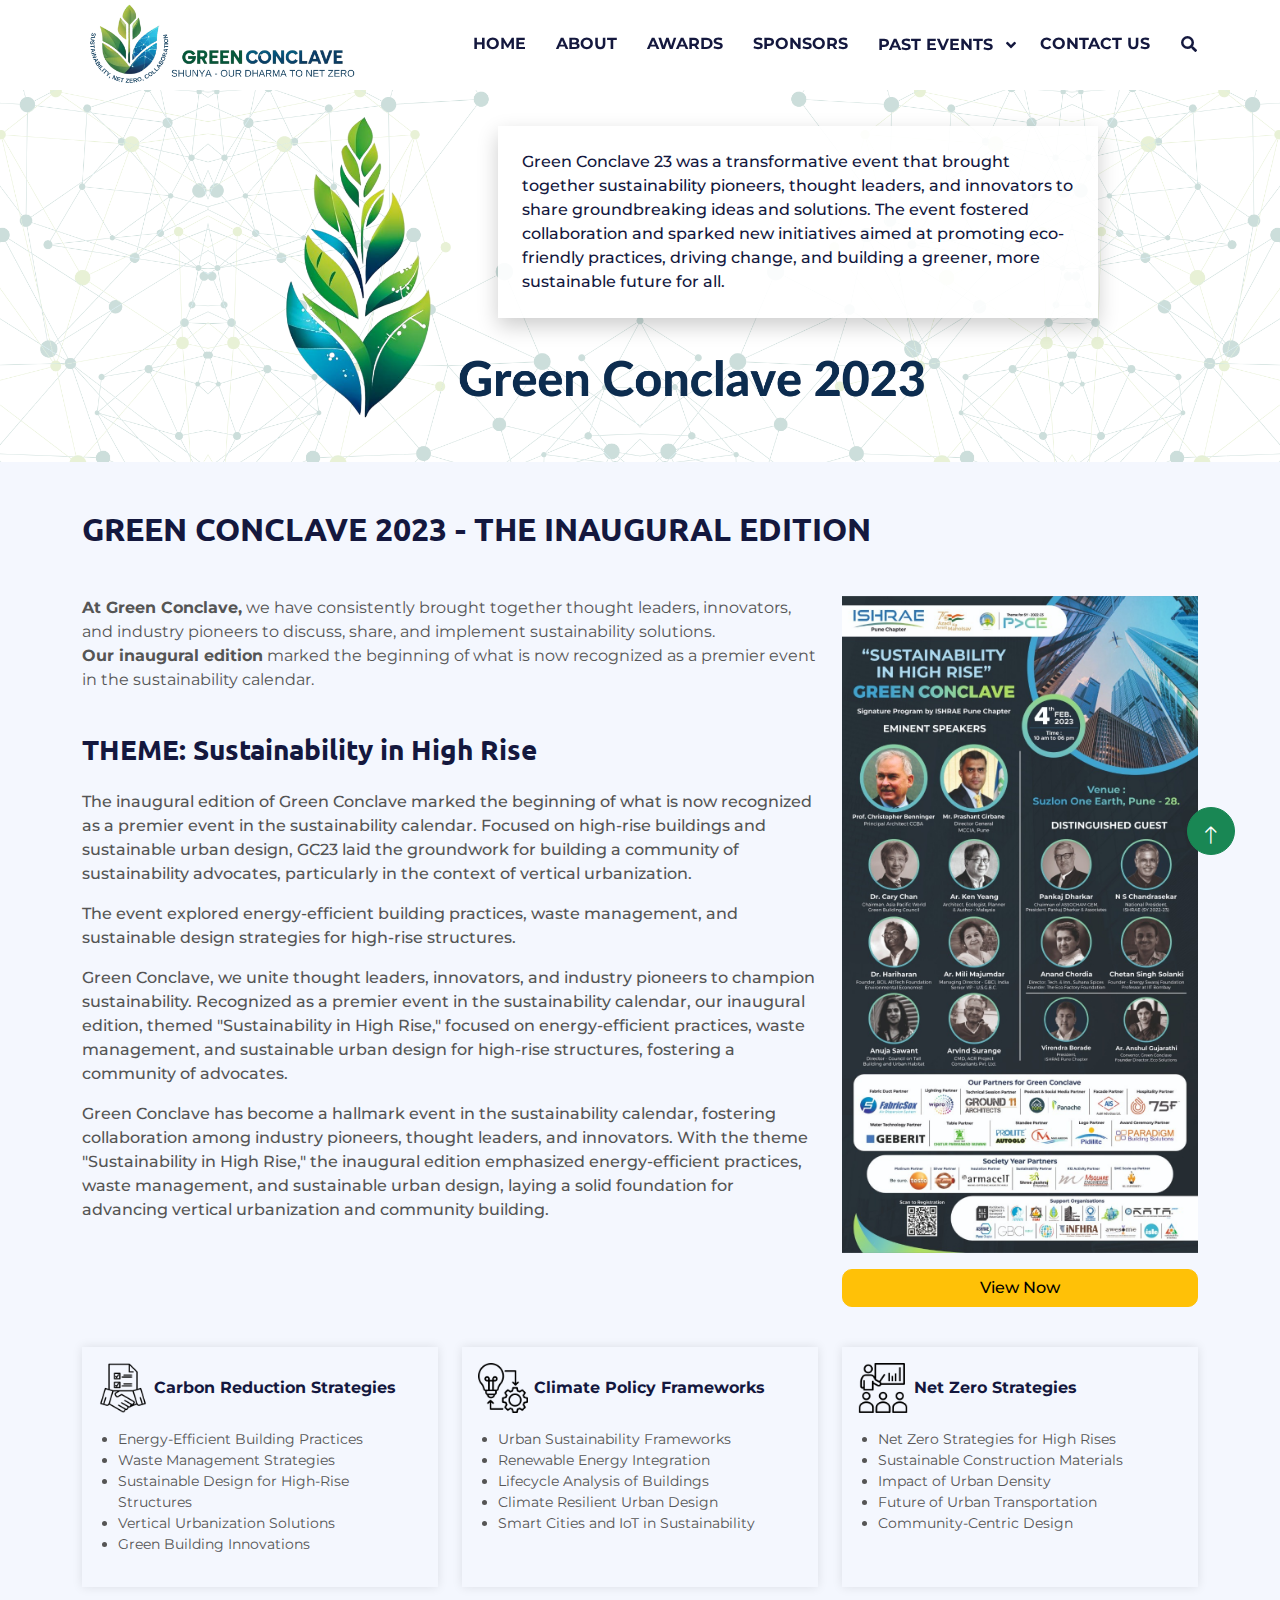
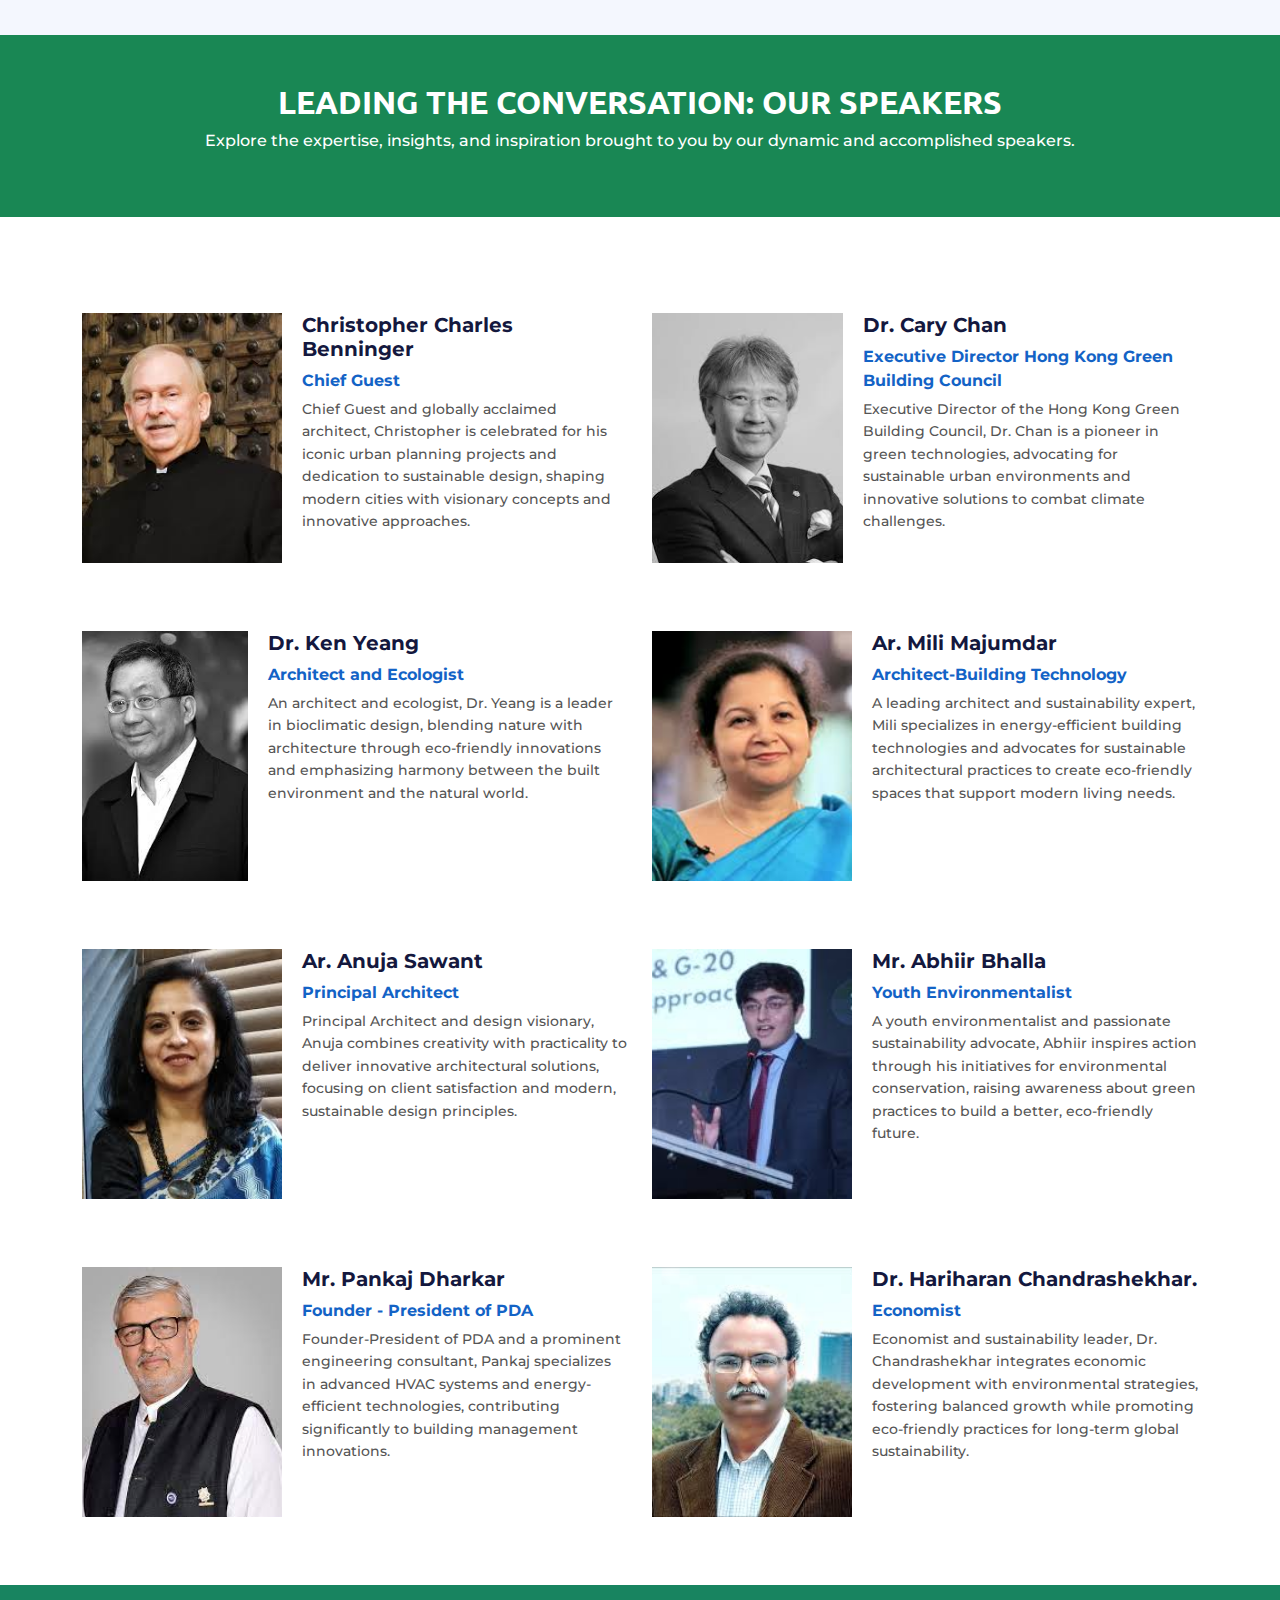
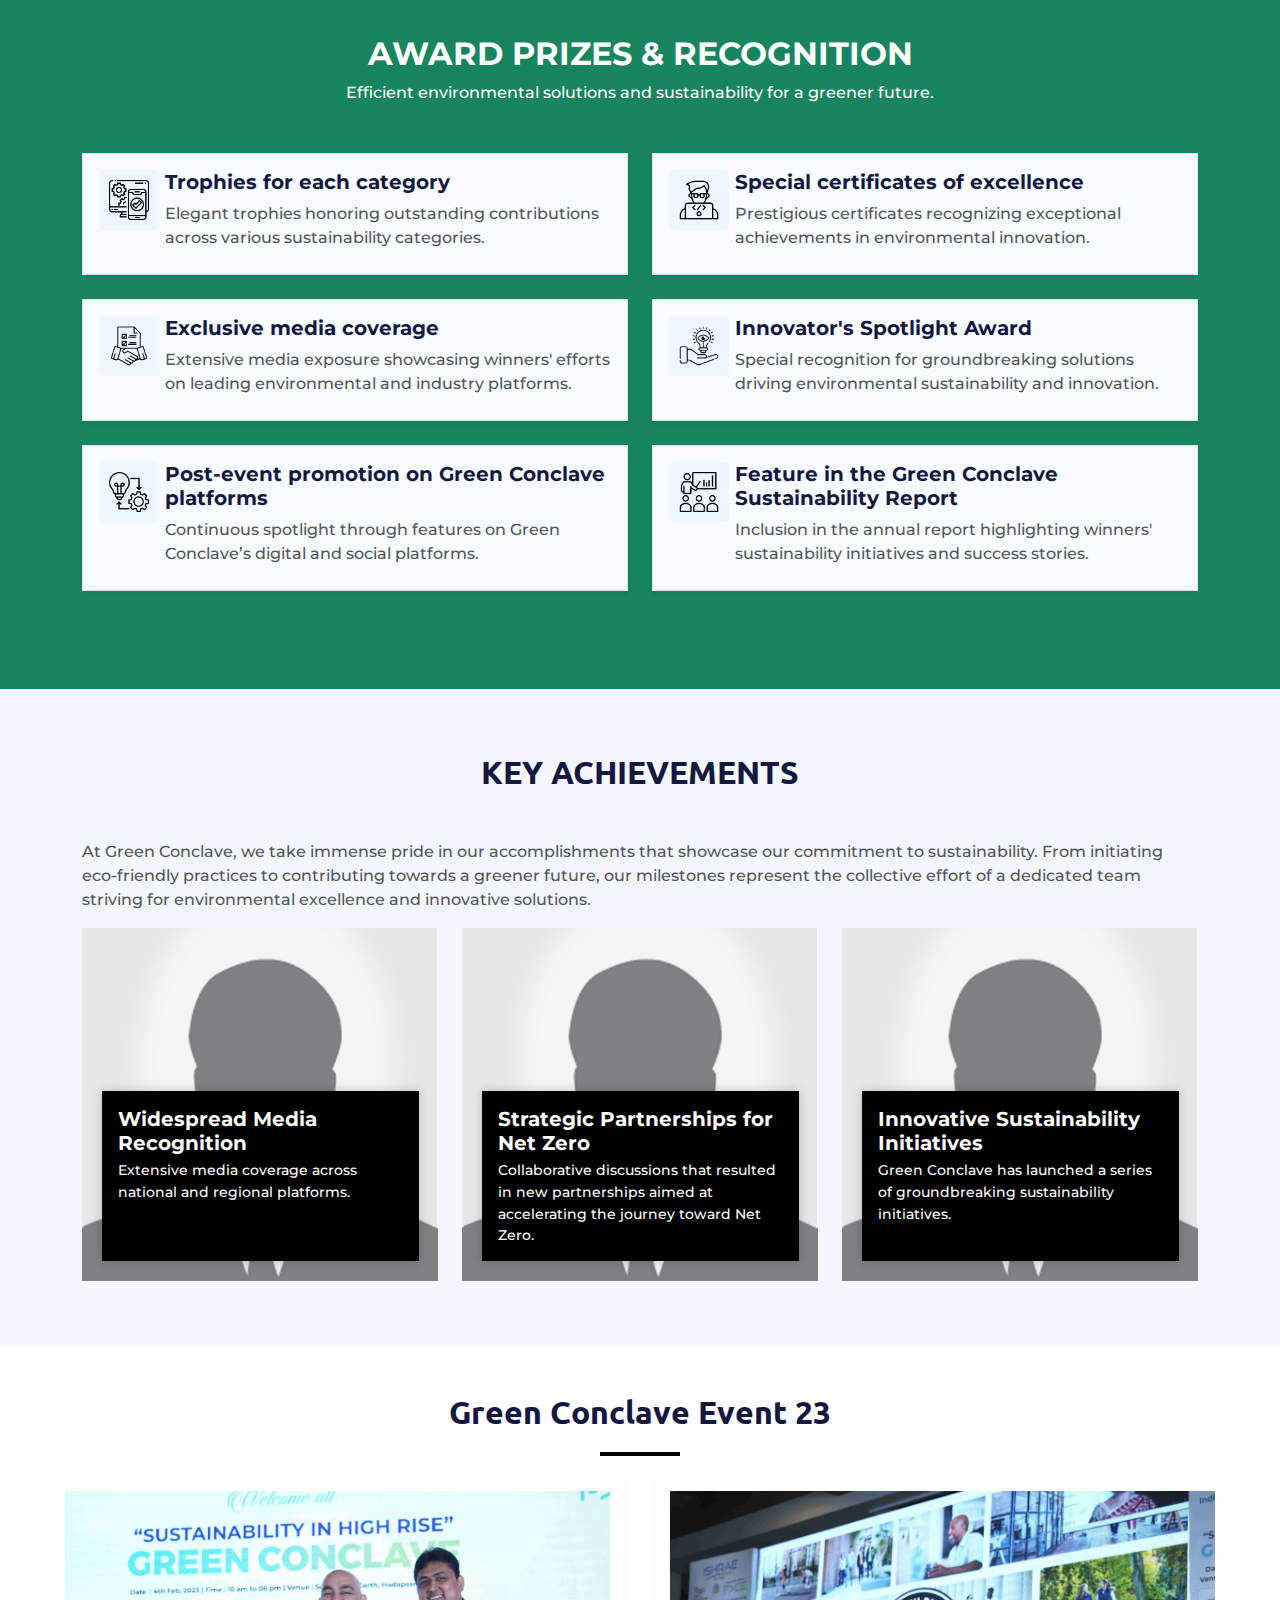
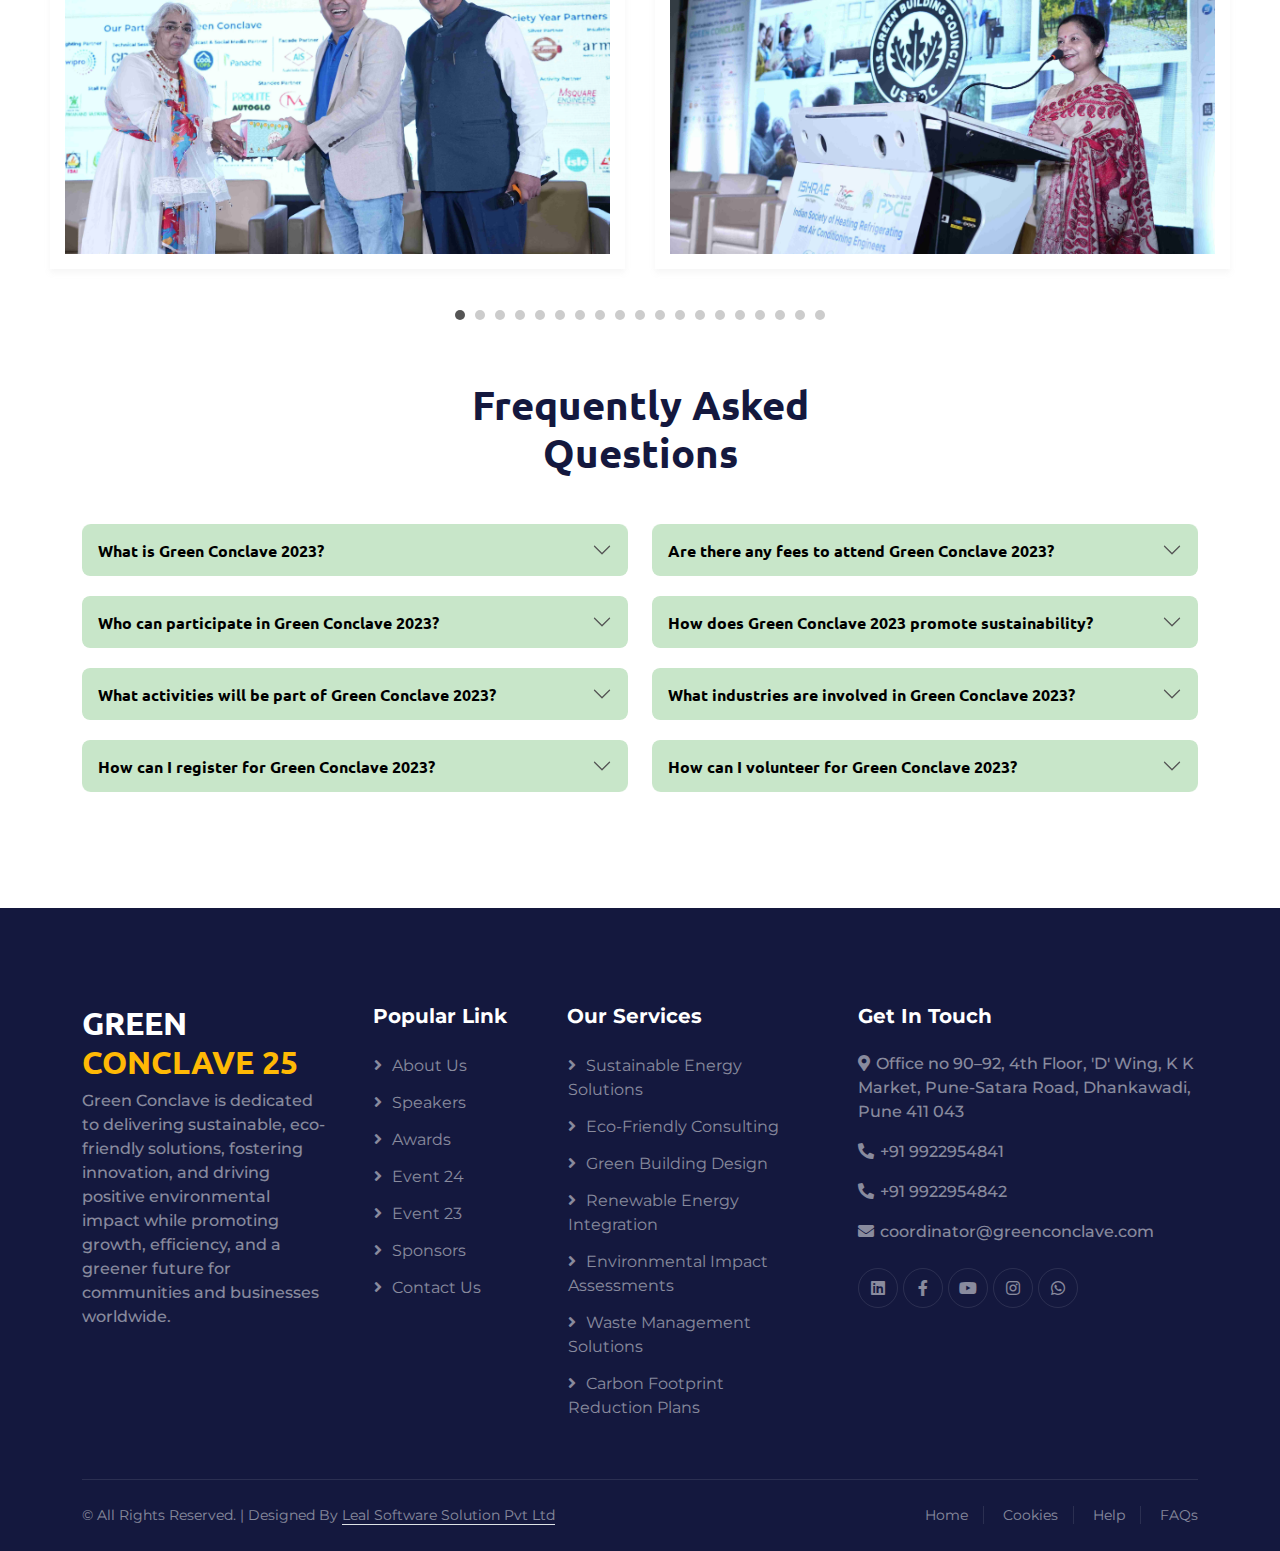
<file: event2.html>
<!DOCTYPE html>
<html lang="en">

<head>
    <meta charset="utf-8">
    <title>Green Conclave 25</title>
    <meta content="width=device-width, initial-scale=1.0" name="viewport">
    <meta content="" name="keywords">
    <meta content="" name="description">

    <!-- Favicon -->
    <link href="img/favicon.ico" rel="icon">
    <link rel="icon" href="img/Green_Conclave_HR.png" type="image/x-icon">

    <!-- Google Web Fonts -->
    <link rel="preconnect" href="https://fonts.googleapis.com">
    <link rel="preconnect" href="https://fonts.gstatic.com" crossorigin>
    <link href="https://fonts.googleapis.com/css2?family=Open+Sans:wght@400;600&family=Ubuntu:wght@500;700&display=swap"
        rel="stylesheet">

    <!-- Font Stylesheet Montserrat -->
    <link href="https://fonts.googleapis.com/css2?family=Montserrat:wght@400;500;700&display=swap" rel="stylesheet">

    <!-- Icon Font Stylesheet -->
    <link href="https://cdnjs.cloudflare.com/ajax/libs/font-awesome/5.10.0/css/all.min.css" rel="stylesheet">
    <link href="https://cdn.jsdelivr.net/npm/bootstrap-icons@1.4.1/font/bootstrap-icons.css" rel="stylesheet">

    <!-- Libraries Stylesheet -->
    <link href="lib/animate/animate.min.css" rel="stylesheet">
    <link href="lib/owlcarousel/assets/owl.carousel.min.css" rel="stylesheet">

    <!-- Customized Bootstrap Stylesheet -->
    <link href="css/bootstrap.min.css" rel="stylesheet">

    <!-- Template Stylesheet -->
    <link href="css/style.css" rel="stylesheet">
    <link rel="stylesheet" href="https://cdn.jsdelivr.net/npm/swiper@11/swiper-bundle.min.css" />

</head>

<body>
    <!-- Spinner Start -->
    <div id="spinner"
        class="show bg-white position-fixed translate-middle w-100 vh-100 top-50 start-50 d-flex align-items-center justify-content-center">
        <div class="spinner-grow text-primary" style="width: 3rem; height: 3rem;" role="status">
            <span class="sr-only">Loading...</span>
        </div>
    </div>
    <!-- Spinner End -->


    <!-- Navbar Start -->
    <div class="container-fluid sticky-top" id="navbar">
        <div class="container">
            <nav class="navbar navbar-expand-lg navbar-dark p-0">
                <a href="index.html" class="navbar-brand">
                    <img src="img/Green_Conclave_HR.png" alt="Button Image" class="animated slideInDown">
                </a>
                <button type="button" class="navbar-toggler ms-auto me-0" data-bs-toggle="collapse"
                    data-bs-target="#navbarCollapse">
                    <span class="navbar-toggler-icon"></span>
                </button>
                <div class="collapse navbar-collapse" id="navbarCollapse">
                    <div class="navbar-nav ms-auto">
                        <a href="index.html" class="nav-item nav-link text-dark fw-bold">HOME</a>
                        <a href="about.html" class="nav-item nav-link text-dark fw-bold">ABOUT</a>
                        <!-- <a href="speakers.html" class="nav-item nav-link text-dark fw-bold">SPEAKERS</a> -->
                        <a href="awards.html" class="nav-item nav-link text-dark fw-bold">AWARDS</a>
                        <a href="sponsors.html" class="nav-item nav-link text-dark fw-bold">SPONSORS</a>
                        <div class="dropdown nav-item">
                            <button class="dropdown-toggle border-0 bg-transparent pe-4 rounded text-dark fw-bold px-0"
                                type="button" id="dropdownMenuButton" data-bs-toggle="dropdown" aria-haspopup="true"
                                aria-expanded="false">
                                PAST EVENTS
                            </button>
                            <div class="dropdown-menu dropdown-menu-end shadow-lg rounded border-0 mt-2"
                                aria-labelledby="dropdownMenuButton" style="background-color: #f8f9fa;">
                                <a class="dropdown-item py-3 px-4 text-dark" href="event1.html">
                                    <i class="fas fa-seedling me-2"></i>Green Conclave 2024 (GC24)
                                </a>
                                <a class="dropdown-item py-3 px-4 text-dark" href="event2.html">
                                    <i class="fas fa-recycle me-2"></i>Green Conclave 2023 (GC23)
                                </a>
                            </div>
                        </div>
                        <a href="contact.html" class="nav-item nav-link text-dark fw-bold">CONTACT US</a>

                    </div>
                    <button type="button" class="btn text-dark p-0 d-none d-lg-block" data-bs-toggle="modal"
                        data-bs-target="#searchModal" style="color: #9CBC41;">
                        <i class="fa fa-search"></i>
                    </button>
                </div>
            </nav>
        </div>
    </div>
    <!-- Navbar End -->


    <!-- Hero Start -->
    <div class="container-fluid py-5 gc23-header banner-heading">
        <div class="container pt-5 pb-lg-5">
            <div class="row g-5 pt-5">
                <div class="col-12 align-self-end text-start m-0">
                    <div class="d-flex justify-content-end align-items-end about-header-card pt-5 pt-lg-0 pb-0 pb-lg-5">
                        <div class="card banner-header-text">
                            <p class="text-dark mb-0">
                                Green Conclave 23 was a transformative event that brought together sustainability
                                pioneers, thought leaders, and innovators to share groundbreaking ideas and solutions.
                                The event fostered collaboration and sparked new initiatives aimed at promoting
                                eco-friendly practices, driving change, and building a greener, more sustainable future
                                for all.
                            </p>
                        </div>
                    </div>
                </div>
            </div>
        </div>
    </div>
    <!-- Hero End -->


    <!-- Full Screen Search Start -->
    <div class="modal fade" id="searchModal" tabindex="-1">
        <div class="modal-dialog modal-fullscreen">
            <div class="modal-content" style="background: rgba(20, 24, 62, 0.7);">
                <div class="modal-header border-0">
                    <button type="button" class="btn btn-square bg-white btn-close" data-bs-dismiss="modal"
                        aria-label="Close"></button>
                </div>
                <div class="modal-body d-flex align-items-center justify-content-center">
                    <div class="input-group" style="max-width: 600px;">
                        <input type="text" class="form-control bg-transparent border-light p-3"
                            placeholder="Type search keyword">
                        <button class="btn btn-light px-4"><i class="bi bi-search"></i></button>
                    </div>
                </div>
            </div>
        </div>
    </div>
    <!-- Full Screen Search End -->


    <!-- Start Main Section -->
    <section class="container-fluid bg-light">
        <div class="container py-5">
            <div class="text-center">
                <h1 class="fs-2 fw-bold text-start text-uppercase">Green Conclave 2023 - The Inaugural Edition</h1>
            </div>

            <div class="row mt-5">
                <div class="col-lg-8 text-start d-lg-flex flex-column justify-content-start">
                    <ul class="list-unstyled">
                        <li>
                            <strong>At Green Conclave,</strong> we have consistently brought together
                            thought leaders, innovators, and industry pioneers to discuss, share, and implement
                            sustainability solutions.
                        </li>
                        <li>
                            <strong>Our inaugural edition</strong> marked the beginning of what is now recognized as a
                            premier event in the sustainability calendar.
                        </li>
                    </ul>
                    <h3 class="mt-4"><span class="text-uppercase"> Theme:</span>
                        Sustainability in High Rise</h3>
                    <p class="mt-3">
                        The inaugural edition of Green Conclave marked the beginning of what is now recognized as a
                        premier event in the sustainability calendar. Focused on high-rise buildings and sustainable
                        urban design, GC23 laid the groundwork for building a community of sustainability advocates,
                        particularly in the context of vertical urbanization.
                    </p>
                    <p>
                        The event explored energy-efficient building practices, waste management, and sustainable design
                        strategies for high-rise structures.
                    </p>
                    <p>Green Conclave, we unite thought leaders, innovators, and industry pioneers to champion
                        sustainability. Recognized as a premier event in the sustainability calendar, our inaugural
                        edition, themed "Sustainability in High Rise," focused on energy-efficient practices, waste
                        management, and sustainable urban design for high-rise structures, fostering a community of
                        advocates.
                    </p>
                    <p>Green Conclave has become a hallmark event in the sustainability calendar, fostering
                        collaboration among industry pioneers, thought leaders, and innovators. With the theme
                        "Sustainability in High Rise," the inaugural edition emphasized energy-efficient practices,
                        waste management, and sustainable urban design, laying a solid foundation for advancing vertical
                        urbanization and community building.</p>
                </div>

                <!-- Image Section -->
                <div class="col-lg-4 d-flex flex-column align-items-center">
                    <!-- Image Preview -->
                    <img src="img/events/gc23_boucher.jpg" alt="Download Brochure" class="img-fluid download-img">

                    <!-- Button to Trigger Modal -->
                    <button type="button" class="btn btn-warning mt-3 w-100 text-center download-btn"
                        data-bs-toggle="modal" data-bs-target="#imageModal">
                        View Now
                    </button>
                </div>

                <!-- Modal Structure -->
                <div class="modal fade" id="imageModal" tabindex="-1" aria-labelledby="imageModalLabel"
                    aria-hidden="true">
                    <div class="modal-dialog modal-dialog-centered">
                        <div class="modal-content">
                            <div class="modal-header">
                                <h5 class="modal-title" id="imageModalLabel">Image Preview</h5>
                                <button type="button" class="btn-close" data-bs-dismiss="modal"
                                    aria-label="Close"></button>
                            </div>
                            <div class="modal-body text-center">
                                <img src="img/events/gc23_boucher.jpg" alt="Theme Carbon GC" class="img-fluid">
                            </div>
                        </div>
                    </div>
                </div>
            </div>

            <!-- Topics Section -->
            <div class="row g-4 mt-3">
                <!-- First Div -->
                <div class="col-md-6 col-lg-4">
                    <div class="p-3 hover-effect" style="height: 100%; box-shadow: 0 0 10px rgba(0, 0, 0, 0.1);">
                        <div class="d-flex align-items-center mb-3">
                            <div class="me-3 bg-light rounded-circle d-flex justify-content-center align-items-center"
                                style="width: 50px; height: 50px;">
                                <img src="img/index_images/completed-task.png" alt="Carbon Reduction Strategies"
                                    style="width: 50px; height: 50px; object-fit: cover;">
                            </div>
                            <h5 class="mb-0" style="font-size: 16px; font-weight: bold;">Carbon Reduction Strategies
                            </h5>
                        </div>
                        <ul style="font-size: 14px; color: #555; padding-left: 20px;">
                            <li>Energy-Efficient Building Practices</li>
                            <li>Waste Management Strategies</li>
                            <li>Sustainable Design for High-Rise Structures</li>
                            <li>Vertical Urbanization Solutions</li>
                            <li>Green Building Innovations</li>
                        </ul>
                    </div>
                </div>

                <!-- Second Div -->
                <div class="col-md-6 col-lg-4">
                    <div class="p-3 hover-effect" style="height: 100%; box-shadow: 0 0 10px rgba(0, 0, 0, 0.1);">
                        <div class="d-flex align-items-center mb-3">
                            <div class="me-3 bg-light rounded-circle d-flex justify-content-center align-items-center"
                                style="width: 50px; height: 50px;">
                                <img src="img/index_images/sw_implemention.jpg" alt="Climate Policy Frameworks"
                                    style="width: 50px; height: 50px; object-fit: cover;">
                            </div>
                            <h5 class="mb-0" style="font-size: 16px; font-weight: bold;">Climate Policy Frameworks</h5>
                        </div>
                        <ul style="font-size: 14px; color: #555; padding-left: 20px;">
                            <li>Urban Sustainability Frameworks</li>
                            <li>Renewable Energy Integration</li>
                            <li>Lifecycle Analysis of Buildings</li>
                            <li>Climate Resilient Urban Design</li>
                            <li>Smart Cities and IoT in Sustainability</li>
                        </ul>
                    </div>
                </div>

                <!-- Third Div -->
                <div class="col-md-6 col-lg-4">
                    <div class="p-3 hover-effect" style="height: 100%; box-shadow: 0 0 10px rgba(0, 0, 0, 0.1);">
                        <div class="d-flex align-items-center mb-3">
                            <div class="me-3 bg-light rounded-circle d-flex justify-content-center align-items-center"
                                style="width: 50px; height: 50px;">
                                <img src="img/index_images/sw_training.jpg" alt="Net Zero Strategies"
                                    style="width: 50px; height: 50px; object-fit: cover;">
                            </div>
                            <h5 class="mb-0" style="font-size: 16px; font-weight: bold;">Net Zero Strategies</h5>
                        </div>
                        <ul style="font-size: 14px; color: #555; padding-left: 20px;">
                            <li>Net Zero Strategies for High Rises</li>
                            <li>Sustainable Construction Materials</li>
                            <li>Impact of Urban Density</li>
                            <li>Future of Urban Transportation</li>
                            <li>Community-Centric Design</li>
                        </ul>
                    </div>
                </div>
            </div>
        </div>
    </section>
    <!-- End Main Section -->


    <!-- Start Spekers -->
    <section class="container-fluid p-0">
        <div class="text-center bg-success text-white py-5 mb-5">
            <h1 class="fs-2 text-uppercase text-white">Leading the Conversation: Our Speakers</h1>
            <p>Explore the expertise, insights, and inspiration brought to you by our dynamic and
                accomplished speakers.</p>
        </div>
        <div class="container pb-5">
            <div class="row pt-5">
                <!-- Speaker 1 -->
                <div class="col-12 col-md-6 speaker-card">
                    <img src="img/spekears_images/Christopher Charles Benninger.png" alt="Jack Human"
                        class="speaker-img">
                    <div>
                        <h5>Christopher Charles Benninger</h5>
                        <p class="speaker-role text-primary">Chief Guest</p>
                        <p class="speaker-description">Chief Guest and globally acclaimed architect, Christopher is
                            celebrated for his iconic urban planning projects and dedication to sustainable design,
                            shaping modern cities with visionary concepts and innovative approaches.</p>
                    </div>
                </div>
                <!-- Speaker 2 -->
                <div class="col-12 col-md-6 speaker-card">
                    <img src="img/spekears_images/Dr. Cary Chan.png" alt="Sara Brudt" class="speaker-img">
                    <div>
                        <h5>Dr. Cary Chan</h5>
                        <p class="speaker-role text-primary">Executive Director Hong Kong Green Building Council</p>
                        <p class="speaker-description">Executive Director of the Hong Kong Green Building Council, Dr.
                            Chan is a pioneer in green technologies, advocating for sustainable urban environments and
                            innovative solutions to combat climate challenges.</p>
                    </div>
                </div>
            </div>
            <div class="row mt-5">
                <!-- Speaker 3 -->
                <div class="col-12 col-md-6 speaker-card">
                    <img src="img/spekears_images/Dr. Ken Yeang.png" alt="Jack Human" class="speaker-img">
                    <div>
                        <h5>Dr. Ken Yeang</h5>
                        <p class="speaker-role text-primary">Architect and Ecologist</p>
                        <p class="speaker-description">An architect and ecologist, Dr. Yeang is a leader in bioclimatic
                            design, blending nature with architecture through eco-friendly innovations and emphasizing
                            harmony between the built environment and the natural world.</p>
                    </div>
                </div>
                <!-- Speaker 4 -->
                <div class="col-12 col-md-6 speaker-card">
                    <img src="img/spekears_images/Ar. Mili Majumda.png" alt="Sara Brudt" class="speaker-img">
                    <div>
                        <h5>Ar. Mili Majumdar</h5>
                        <p class="speaker-role text-primary">Architect-Building Technology</p>
                        <p class="speaker-description">A leading architect and sustainability expert, Mili specializes
                            in energy-efficient building technologies and advocates for sustainable architectural
                            practices to create eco-friendly spaces that support modern living needs.</p>
                    </div>
                </div>
            </div>

            <div class="row mt-5">
                <!-- Speaker 5 -->
                <div class="col-12 col-md-6 speaker-card">
                    <img src="img/spekears_images/Ar. Anuja Sawant.png" alt="Jack Human" class="speaker-img">
                    <div>
                        <h5>Ar. Anuja Sawant</h5>
                        <p class="speaker-role text-primary">Principal Architect</p>
                        <p class="speaker-description">Principal Architect and design visionary, Anuja combines
                            creativity with practicality to deliver innovative architectural solutions, focusing on
                            client satisfaction and modern, sustainable design principles.</p>
                    </div>
                </div>
                <!-- Speaker 6 -->
                <div class="col-12 col-md-6 speaker-card">
                    <img src="img/spekears_images/Mr. Abhiir Bhalla.png" alt="Sara Brudt" class="speaker-img">
                    <div>
                        <h5>Mr. Abhiir Bhalla</h5>
                        <p class="speaker-role text-primary">Youth Environmentalist</p>
                        <p class="speaker-description">A youth environmentalist and passionate sustainability advocate,
                            Abhiir inspires action through his initiatives for environmental conservation, raising
                            awareness about green practices to build a better, eco-friendly future.</p>
                    </div>
                </div>
            </div>

            <div class="row mt-5">
                <!-- Speaker 7 -->
                <div class="col-12 col-md-6 speaker-card">
                    <img src="img/spekears_images/Mr. Pankaj Dharkar.png" alt="Jack Human" class="speaker-img">
                    <div>
                        <h5>Mr. Pankaj Dharkar</h5>
                        <p class="speaker-role text-primary">Founder - President of PDA</p>
                        <p class="speaker-description">Founder-President of PDA and a prominent engineering consultant,
                            Pankaj specializes in advanced HVAC systems and energy-efficient technologies, contributing
                            significantly to building management innovations.</p>
                    </div>
                </div>
                <!-- Speaker 8 -->
                <div class="col-12 col-md-6 speaker-card">
                    <img src="img/spekears_images/Dr. Hariharan Chandrashekhar.png" alt="Sara Brudt"
                        class="speaker-img">
                    <div>
                        <h5>Dr. Hariharan Chandrashekhar.</h5>
                        <p class="speaker-role text-primary">Economist</p>
                        <p class="speaker-description">Economist and sustainability leader, Dr. Chandrashekhar
                            integrates economic development with environmental strategies, fostering balanced growth
                            while promoting eco-friendly practices for long-term global sustainability.</p>
                    </div>
                </div>
            </div>
        </div>
    </section>
    <!-- End Spekers -->


    <!-- Start Award Section  -->
    <section class="bg-primary award-container">
        <div class="opacity">
            <div class="container pb-5">
                <div class="text-center mb-5">
                    <h5 class="fs-2 text-uppercase text-white">Award Prizes & Recognition</h5>
                    <p class="text-white">Efficient environmental solutions and sustainability for a greener future.</p>
                </div>
                <div class="row g-4">
                    <div class="col-lg-6">
                        <div class="d-flex align-items-start p-3 border rounded-0 shadow-sm"
                            style="background-color: #f8fbff; height: auto;">
                            <div class="me-3"
                                style="flex-shrink: 0; width: 60px; height: 60px; background-color: #eef7ff; display: flex; justify-content: center; align-items: center; border-radius: 5px;">
                                <img src="img/index_images/app-development.jpg" alt="Service Icon"
                                    style="width: 40px; height: 40px;">
                            </div>
                            <div>
                                <h5 class="mb-2">Trophies for each category</h5>
                                <p class="mb-2">Elegant trophies honoring outstanding contributions across various
                                    sustainability categories.</p>
                            </div>
                        </div>
                    </div>
                    <div class="col-lg-6">
                        <div class="d-flex align-items-start p-3 border rounded-0 shadow-sm"
                            style="background-color: #f8fbff; height: auto;">
                            <div class="me-3"
                                style="flex-shrink: 0; width: 60px; height: 60px; background-color: #eef7ff; display: flex; justify-content: center; align-items: center; border-radius: 5px;">
                                <img src="img/index_images/coding (1).png" alt="Service Icon"
                                    style="width: 40px; height: 40px;">
                            </div>
                            <div>
                                <h5 class="mb-2">Special certificates of excellence</h5>
                                <p class="mb-2">Prestigious certificates recognizing exceptional achievements in
                                    environmental innovation.</p>
                            </div>
                        </div>
                    </div>
                    <div class="col-lg-6">
                        <div class="d-flex align-items-start p-3 border rounded-0 shadow-sm"
                            style="background-color: #f8fbff; height: auto;">
                            <div class="me-3"
                                style="flex-shrink: 0; width: 60px; height: 60px; background-color: #eef7ff; display: flex; justify-content: center; align-items: center; border-radius: 5px;">
                                <img src="img/index_images/completed-task.png" alt="Service Icon"
                                    style="width: 40px; height: 40px;">
                            </div>
                            <div>
                                <h5 class="mb-2">Exclusive media coverage</h5>
                                <p class="mb-2">Extensive media exposure showcasing winners' efforts on leading
                                    environmental and industry platforms.</p>
                            </div>
                        </div>
                    </div>
                    <div class="col-lg-6">
                        <div class="d-flex align-items-start p-3 border rounded-0 shadow-sm"
                            style="background-color: #f8fbff; height: auto;">
                            <div class="me-3"
                                style="flex-shrink: 0; width: 60px; height: 60px; background-color: #eef7ff; display: flex; justify-content: center; align-items: center; border-radius: 5px;">
                                <img src="img/index_images/visionary.png" alt="Service Icon"
                                    style="width: 40px; height: 40px;">
                            </div>
                            <div>
                                <h5 class="mb-2">Innovator's Spotlight Award</h5>
                                <p class="mb-2">Special recognition for groundbreaking solutions driving environmental
                                    sustainability and innovation.</p>
                            </div>
                        </div>
                    </div>
                    <div class="col-lg-6">
                        <div class="d-flex align-items-start p-3 border rounded-0 shadow-sm"
                            style="background-color: #f8fbff; height: auto;">
                            <div class="me-3"
                                style="flex-shrink: 0; width: 60px; height: 60px; background-color: #eef7ff; display: flex; justify-content: center; align-items: center; border-radius: 5px;">
                                <img src="img/index_images/sw_implemention.jpg" alt="Service Icon"
                                    style="width: 40px; height: 40px;">
                            </div>
                            <div>
                                <h5 class="mb-2">Post-event promotion on Green Conclave platforms</h5>
                                <p class="mb-2">Continuous spotlight through features on Green Conclave’s digital and
                                    social platforms.</p>
                            </div>
                        </div>
                    </div>
                    <div class="col-lg-6">
                        <div class="d-flex align-items-start p-3 border rounded-0 shadow-sm"
                            style="background-color: #f8fbff; height: auto;">
                            <div class="me-3"
                                style="flex-shrink: 0; width: 60px; height: 60px; background-color: #eef7ff; display: flex; justify-content: center; align-items: center; border-radius: 5px;">
                                <img src="img/index_images/sw_training.jpg" alt="Service Icon"
                                    style="width: 40px; height: 40px;">
                            </div>
                            <div>
                                <h5 class="mb-2">Feature in the Green Conclave Sustainability Report</h5>
                                <p class="mb-2">Inclusion in the annual report highlighting winners' sustainability
                                    initiatives and success stories.</p>
                            </div>
                        </div>
                    </div>
                </div>
            </div>
        </div>
    </section>
    <!-- End Awrad Section -->


    <!-- Start Utube Videos -->
    <!-- <section class="container-fluid pt-3 pb-5 mx-auto text-center">

        <div class="container my-5">
            <h1 class="text-center fs-2 mb-5 text-uppercase">Green Conclave 2023 - Scroll to Auto Play YouTube Video
            </h1>

            <div id="videoSection">
                <iframe id="youtubeVideo" src="https://www.youtube.com/embed/-_-hezIflJo" class="unique-video-frame"
                    title="YouTube video player" frameborder="0"
                    allow="accelerometer; clipboard-write; encrypted-media; gyroscope; picture-in-picture; web-share"
                    referrerpolicy="strict-origin-when-cross-origin" allowfullscreen>
                </iframe>
            </div>
        </div>

        <div class="owl-carousel owl-theme">
            <div class="item">
                <div class="youtb-video">
                    <iframe style="width: 100%; max-width: 360px; height: 200px;"
                        src="https://www.youtube.com/embed/dQw4w9WgXcQ" allowfullscreen></iframe>
                </div>
            </div>
            <div class="item">
                <div class="youtb-video">
                    <iframe style="width: 100%; max-width: 360px; height: 200px;"
                        src="https://www.youtube.com/embed/dQw4w9WgXcQ" allowfullscreen></iframe>
                </div>
            </div>
            <div class="item">
                <div class="youtb-video">
                    <iframe style="width: 100%; max-width: 360px; height: 200px;"
                        src="https://www.youtube.com/embed/dQw4w9WgXcQ" allowfullscreen></iframe>
                </div>
            </div>
            <div class="item">
                <div class="youtb-video">
                    <iframe style="width: 100%; max-width: 360px; height: 200px;"
                        src="https://www.youtube.com/embed/dQw4w9WgXcQ" allowfullscreen></iframe>
                </div>
            </div>
            <div class="item">
                <div class="youtb-video">
                    <iframe style="width: 100%; max-width: 360px; height: 200px;"
                        src="https://www.youtube.com/embed/dQw4w9WgXcQ" allowfullscreen></iframe>
                </div>
            </div>
            <div class="item">
                <div class="youtb-video">
                    <iframe style="width: 100%; max-width: 360px; height: 200px;"
                        src="https://www.youtube.com/embed/dQw4w9WgXcQ" allowfullscreen></iframe>
                </div>
            </div>
            <div class="item">
                <div class="youtb-video">
                    <iframe style="width: 100%; max-width: 360px; height: 200px;"
                        src="https://www.youtube.com/embed/dQw4w9WgXcQ" allowfullscreen></iframe>
                </div>
            </div>
            <div class="item">
                <div class="youtb-video">
                    <iframe style="width: 100%; max-width: 360px; height: 200px;"
                        src="https://www.youtube.com/embed/dQw4w9WgXcQ" allowfullscreen></iframe>
                </div>
            </div>
            <div class="item">
                <div class="youtb-video">
                    <iframe style="width: 100%; max-width: 360px; height: 200px;"
                        src="https://www.youtube.com/embed/dQw4w9WgXcQ" allowfullscreen></iframe>
                </div>
            </div>
            <div class="item">
                <div class="youtb-video">
                    <iframe style="width: 100%; max-width: 360px; height: 200px;"
                        src="https://www.youtube.com/embed/dQw4w9WgXcQ" allowfullscreen></iframe>
                </div>
            </div>
            <div class="item">
                <div class="youtb-video">
                    <iframe style="width: 100%; max-width: 360px; height: 200px;"
                        src="https://www.youtube.com/embed/dQw4w9WgXcQ" allowfullscreen></iframe>
                </div>
            </div>
        </div>
    </section> -->
    <!-- End Utube Videos -->


    <!--Start Key Achivement  -->
    <section class="container-fluid bg-light py-5">
        <div class="container my-3">
            <h2 class="text-center text-uppercase mb-5">Key Achievements</h2>
            <p>At Green Conclave, we take immense pride in our accomplishments
                that showcase our commitment to
                sustainability. From initiating eco-friendly practices to contributing towards a greener future, our
                milestones represent the collective effort of a dedicated team striving for environmental excellence and
                innovative solutions.</p>
            <div class="row g-4">
                <!-- Achievement Card 1 -->
                <div class="col-md-6 col-lg-4">
                    <div class="achievement-card">
                        <img src="img/dummy-image_m.jpg" alt="Achievement 1">
                        <div class="overlay"></div>
                        <div class="content-ac">
                            <h5>Widespread Media Recognition</h5>
                            <p>Extensive media coverage across national and regional platforms.</p>
                        </div>
                    </div>
                </div>
                <!-- Achievement Card 2 -->
                <div class="col-md-6 col-lg-4">
                    <div class="achievement-card">
                        <img src="img/dummy-image_m.jpg" alt="Achievement 2">
                        <div class="overlay"></div>
                        <div class="content-ac">
                            <h5>Strategic Partnerships for Net Zero</h5>
                            <p>Collaborative discussions that resulted in new partnerships aimed at accelerating the
                                journey toward Net Zero.</p>
                        </div>
                    </div>
                </div>
                <!-- Achievement Card 3 -->
                <div class="col-md-6 col-lg-4">
                    <div class="achievement-card">
                        <img src="img/dummy-image_m.jpg" alt="Achievement 3">
                        <div class="overlay"></div>
                        <div class="content-ac">
                            <h5>Innovative Sustainability Initiatives</h5>
                            <p>Green Conclave has launched a series of groundbreaking sustainability initiatives.</p>
                        </div>
                    </div>
                </div>
            </div>
        </div>
    </section>
    <!-- End Key Achivement -->


    <!-- Start Images Gallary -->
    <section class="container-fluid">
        <div class="container client-container pt-5 px-0 mx-auto" style="max-width: 1200px;">
            <h2 class="text-center" style="margin-bottom: 20px;">Green Conclave Event 23</h2>
            <div class="section-line" style="height: 4px; width: 80px; background-color: #000; margin: 10px auto;">
            </div>

            <div class="owl-carousel owl-theme">
                <div class="item">
                    <div class="image-box">
                        <img src="img/Gallary/1.jpg" alt="Image 1" style="width: 100%; height: auto;">
                    </div>
                </div>
                <div class="item">
                    <div class="image-box">
                        <img src="img/Gallary/2.jpg" alt="Image 2" style="width: 100%; height: auto;">
                    </div>
                </div>
                <div class="item">
                    <div class="image-box">
                        <img src="img/Gallary/3.jpg" alt="Image 3" style="width: 100%; height: auto;">
                    </div>
                </div>
                <div class="item">
                    <div class="image-box">
                        <img src="img/Gallary/4.jpg" alt="Image 4" style="width: 100%; height: auto;">
                    </div>
                </div>
                <div class="item">
                    <div class="image-box">
                        <img src="img/Gallary/5.jpg" alt="Image 5" style="width: 100%; height: auto;">
                    </div>
                </div>
                <div class="item">
                    <div class="image-box">
                        <img src="img/Gallary/6.jpg" alt="Image 6" style="width: 100%; height: auto;">
                    </div>
                </div>
                <div class="item">
                    <div class="image-box">
                        <img src="img/Gallary/7.jpg" alt="Image 7" style="width: 100%; height: auto;">
                    </div>
                </div>
                <div class="item">
                    <div class="image-box">
                        <img src="img/Gallary/8.jpg" alt="Image 8" style="width: 100%; height: auto;">
                    </div>
                </div>
                <div class="item">
                    <div class="image-box">
                        <img src="img/Gallary/9.jpg" alt="Image 9" style="width: 100%; height: auto;">
                    </div>
                </div>
                <div class="item">
                    <div class="image-box">
                        <img src="img/Gallary/10.jpg" alt="Image 10" style="width: 100%; height: auto;">
                    </div>
                </div>
                <div class="item">
                    <div class="image-box">
                        <img src="img/Gallary/11.jpg" alt="Image 11" style="width: 100%; height: auto;">
                    </div>
                </div>
                <div class="item">
                    <div class="image-box">
                        <img src="img/Gallary/12.jpg" alt="Image 12" style="width: 100%; height: auto;">
                    </div>
                </div>
                <div class="item">
                    <div class="image-box">
                        <img src="img/Gallary/13.jpg" alt="Image 13" style="width: 100%; height: auto;">
                    </div>
                </div>
                <div class="item">
                    <div class="image-box">
                        <img src="img/Gallary/14.jpg" alt="Image 14" style="width: 100%; height: auto;">
                    </div>
                </div>
                <div class="item">
                    <div class="image-box">
                        <img src="img/Gallary/15.jpg" alt="Image 15" style="width: 100%; height: auto;">
                    </div>
                </div>
                <div class="item">
                    <div class="image-box">
                        <img src="img/Gallary/16.jpg" alt="Image 16" style="width: 100%; height: auto;">
                    </div>
                </div>
                <div class="item">
                    <div class="image-box">
                        <img src="img/Gallary/17.jpg" alt="Image 17" style="width: 100%; height: auto;">
                    </div>
                </div>
                <div class="item">
                    <div class="image-box">
                        <img src="img/Gallary/18.jpg" alt="Image 18" style="width: 100%; height: auto;">
                    </div>
                </div>
                <div class="item">
                    <div class="image-box">
                        <img src="img/Gallary/19.jpg" alt="Image 19" style="width: 100%; height: auto;">
                    </div>
                </div>
                <div class="item">
                    <div class="image-box">
                        <img src="img/Gallary/20.jpg" alt="Image 20" style="width: 100%; height: auto;">
                    </div>
                </div>
                <div class="item">
                    <div class="image-box">
                        <img src="img/Gallary/21.jpg" alt="Image 21" style="width: 100%; height: auto;">
                    </div>
                </div>
                <div class="item">
                    <div class="image-box">
                        <img src="img/Gallary/22.jpg" alt="Image 22" style="width: 100%; height: auto;">
                    </div>
                </div>
                <div class="item">
                    <div class="image-box">
                        <img src="img/Gallary/23.jpg" alt="Image 23" style="width: 100%; height: auto;">
                    </div>
                </div>
                <div class="item">
                    <div class="image-box">
                        <img src="img/Gallary/24.jpg" alt="Image 24" style="width: 100%; height: auto;">
                    </div>
                </div>
                <div class="item">
                    <div class="image-box">
                        <img src="img/Gallary/25.jpg" alt="Image 25" style="width: 100%; height: auto;">
                    </div>
                </div>
                <div class="item">
                    <div class="image-box">
                        <img src="img/Gallary/26.jpg" alt="Image 26" style="width: 100%; height: auto;">
                    </div>
                </div>
                <div class="item">
                    <div class="image-box">
                        <img src="img/Gallary/27.jpg" alt="Image 27" style="width: 100%; height: auto;">
                    </div>
                </div>
                <div class="item">
                    <div class="image-box">
                        <img src="img/Gallary/28.jpg" alt="Image 28" style="width: 100%; height: auto;">
                    </div>
                </div>
                <div class="item">
                    <div class="image-box">
                        <img src="img/Gallary/29.jpg" alt="Image 29" style="width: 100%; height: auto;">
                    </div>
                </div>
                <div class="item">
                    <div class="image-box">
                        <img src="img/Gallary/30.jpg" alt="Image 30" style="width: 100%; height: auto;">
                    </div>
                </div>
                <div class="item">
                    <div class="image-box">
                        <img src="img/Gallary/31.jpg" alt="Image 31" style="width: 100%; height: auto;">
                    </div>
                </div>
                <div class="item">
                    <div class="image-box">
                        <img src="img/Gallary/32.jpg" alt="Image 32" style="width: 100%; height: auto;">
                    </div>
                </div>
                <div class="item">
                    <div class="image-box">
                        <img src="img/Gallary/33.jpg" alt="Image 33" style="width: 100%; height: auto;">
                    </div>
                </div>
                <div class="item">
                    <div class="image-box">
                        <img src="img/Gallary/34.jpg" alt="Image 34" style="width: 100%; height: auto;">
                    </div>
                </div>
                <div class="item">
                    <div class="image-box">
                        <img src="img/Gallary/35.jpg" alt="Image 35" style="width: 100%; height: auto;">
                    </div>
                </div>
                <div class="item">
                    <div class="image-box">
                        <img src="img/Gallary/36.jpg" alt="Image 36" style="width: 100%; height: auto;">
                    </div>
                </div>
                <div class="item">
                    <div class="image-box">
                        <img src="img/Gallary/37.jpg" alt="Image 37" style="width: 100%; height: auto;">
                    </div>
                </div>
                <div class="item">
                    <div class="image-box">
                        <img src="img/Gallary/38.jpg" alt="Image 38" style="width: 100%; height: auto;">
                    </div>
                </div>
            </div>
        </div>
    </section>
    <!-- End Images Gallary -->


    <!-- FAQs Start -->
    <div class="container-fluid py-5">
        <div class="container pb-5">
            <div class="mx-auto text-center" style="max-width: 500px;">
                <h1 class="mb-5">Frequently Asked Questions</h1>
            </div>
            <div class="row">
                <div class="col-lg-6">
                    <div class="accordion" id="accordionGreenConclave1">
                        <div class="accordion-item">
                            <h2 class="accordion-header" id="headingOne">
                                <button class="accordion-button collapsed" type="button" data-bs-toggle="collapse"
                                    data-bs-target="#collapseOne" aria-expanded="false" aria-controls="collapseOne">
                                    What is Green Conclave 2023?
                                </button>
                            </h2>
                            <div id="collapseOne" class="accordion-collapse collapse" aria-labelledby="headingOne"
                                data-bs-parent="#accordionGreenConclave1">
                                <div class="accordion-body">
                                    Green Conclave 2023 is an event focusing on sustainability, eco-friendly
                                    innovations, and creating awareness on environmental protection.
                                </div>
                            </div>
                        </div>
                        <div class="accordion-item">
                            <h2 class="accordion-header" id="headingTwo">
                                <button class="accordion-button collapsed" type="button" data-bs-toggle="collapse"
                                    data-bs-target="#collapseTwo" aria-expanded="false" aria-controls="collapseTwo">
                                    Who can participate in Green Conclave 2023?
                                </button>
                            </h2>
                            <div id="collapseTwo" class="accordion-collapse collapse" aria-labelledby="headingTwo"
                                data-bs-parent="#accordionGreenConclave1">
                                <div class="accordion-body">
                                    Anyone passionate about environmental sustainability, including individuals,
                                    businesses, organizations, and students, can participate.
                                </div>
                            </div>
                        </div>
                        <div class="accordion-item">
                            <h2 class="accordion-header" id="headingThree">
                                <button class="accordion-button collapsed" type="button" data-bs-toggle="collapse"
                                    data-bs-target="#collapseThree" aria-expanded="false" aria-controls="collapseThree">
                                    What activities will be part of Green Conclave 2023?
                                </button>
                            </h2>
                            <div id="collapseThree" class="accordion-collapse collapse" aria-labelledby="headingThree"
                                data-bs-parent="#accordionGreenConclave1">
                                <div class="accordion-body">
                                    Green Conclave 2023 will include panel discussions, sustainability workshops,
                                    networking events, and exhibitions on green technologies.
                                </div>
                            </div>
                        </div>
                        <div class="accordion-item">
                            <h2 class="accordion-header" id="headingFour">
                                <button class="accordion-button collapsed" type="button" data-bs-toggle="collapse"
                                    data-bs-target="#collapseFour" aria-expanded="false" aria-controls="collapseFour">
                                    How can I register for Green Conclave 2023?
                                </button>
                            </h2>
                            <div id="collapseFour" class="accordion-collapse collapse" aria-labelledby="headingFour"
                                data-bs-parent="#accordionGreenConclave1">
                                <div class="accordion-body">
                                    Registration can be done online through the official Green Conclave 2023 website.
                                    Fill out the registration form and submit the required details.
                                </div>
                            </div>
                        </div>
                    </div>
                </div>
                <div class="col-lg-6">
                    <div class="accordion" id="accordionGreenConclave2">
                        <div class="accordion-item">
                            <h2 class="accordion-header" id="headingFive">
                                <button class="accordion-button collapsed" type="button" data-bs-toggle="collapse"
                                    data-bs-target="#collapseFive" aria-expanded="false" aria-controls="collapseFive">
                                    Are there any fees to attend Green Conclave 2023?
                                </button>
                            </h2>
                            <div id="collapseFive" class="accordion-collapse collapse" aria-labelledby="headingFive"
                                data-bs-parent="#accordionGreenConclave2">
                                <div class="accordion-body">
                                    There will be both free and paid sessions depending on the type of activity or
                                    workshop. Pricing details will be provided upon registration.
                                </div>
                            </div>
                        </div>
                        <div class="accordion-item">
                            <h2 class="accordion-header" id="headingSix">
                                <button class="accordion-button collapsed" type="button" data-bs-toggle="collapse"
                                    data-bs-target="#collapseSix" aria-expanded="false" aria-controls="collapseSix">
                                    How does Green Conclave 2023 promote sustainability?
                                </button>
                            </h2>
                            <div id="collapseSix" class="accordion-collapse collapse" aria-labelledby="headingSix"
                                data-bs-parent="#accordionGreenConclave2">
                                <div class="accordion-body">
                                    By providing a platform for sustainable innovations, raising awareness about
                                    eco-friendly practices, and fostering collaborations across industries.
                                </div>
                            </div>
                        </div>
                        <div class="accordion-item">
                            <h2 class="accordion-header" id="headingSeven">
                                <button class="accordion-button collapsed" type="button" data-bs-toggle="collapse"
                                    data-bs-target="#collapseSeven" aria-expanded="false" aria-controls="collapseSeven">
                                    What industries are involved in Green Conclave 2023?
                                </button>
                            </h2>
                            <div id="collapseSeven" class="accordion-collapse collapse" aria-labelledby="headingSeven"
                                data-bs-parent="#accordionGreenConclave2">
                                <div class="accordion-body">
                                    Green Conclave 2023 involves industries such as renewable energy, sustainable
                                    construction, waste management, and eco-friendly manufacturing.
                                </div>
                            </div>
                        </div>
                        <div class="accordion-item">
                            <h2 class="accordion-header" id="headingEight">
                                <button class="accordion-button collapsed" type="button" data-bs-toggle="collapse"
                                    data-bs-target="#collapseEight" aria-expanded="false" aria-controls="collapseEight">
                                    How can I volunteer for Green Conclave 2023?
                                </button>
                            </h2>
                            <div id="collapseEight" class="accordion-collapse collapse" aria-labelledby="headingEight"
                                data-bs-parent="#accordionGreenConclave2">
                                <div class="accordion-body">
                                    Volunteers can sign up through the official website by submitting their details and
                                    selecting roles during the event.
                                </div>
                            </div>
                        </div>
                    </div>
                </div>
            </div>
        </div>
    </div>
    <!-- FAQs End -->



    <!-- Footer Start -->
    <div class="container-fluid bg-dark text-white-50 footer pt-3 pt-lg-5">
        <div class="container py-5">
            <div class="row g-5">
                <div class="col-md-6 col-lg-3">
                    <h2 class="mb-0 text-white">
                        GREEN <br>
                        <span class="fw-bold" style="color: #ffb905;">CONCLAVE 25</span>
                    </h2>
                    <p class="mb-0 pt-2">Green Conclave is dedicated to delivering sustainable, eco-friendly
                        solutions,
                        fostering innovation, and driving positive environmental impact while promoting growth,
                        efficiency, and a greener future for communities and businesses worldwide.</p>
                </div>
                <div class="col-md-6 col-lg-2">
                    <h5 class="text-white mb-4">Popular Link</h5>
                    <a class="btn btn-link" href="about.html">About Us</a>
                    <a class="btn btn-link" href="speakers.html">Speakers</a>
                    <a class="btn btn-link" href="awards.html">Awards</a>
                    <a class="btn btn-link" href="event1.html">Event 24</a>
                    <a class="btn btn-link" href="event2.html">Event 23</a>
                    <a class="btn btn-link" href="sponsors.html">Sponsors</a>
                    <a class="btn btn-link" href="contact.html">Contact Us</a>
                </div>
                <div class="col-md-6 col-lg-3">
                    <h5 class="text-white mb-4">Our Services</h5>
                    <a class="btn btn-link">Sustainable Energy Solutions</a>
                    <a class="btn btn-link">Eco-Friendly Consulting</a>
                    <a class="btn btn-link">Green Building Design</a>
                    <a class="btn btn-link">Renewable Energy Integration</a>
                    <a class="btn btn-link">Environmental Impact Assessments</a>
                    <a class="btn btn-link">Waste Management Solutions</a>
                    <a class="btn btn-link">Carbon Footprint Reduction Plans</a>
                </div>
                <div class="col-md-6 col-lg-4">
                    <h5 class="text-white mb-4">Get In Touch</h5>
                    <p><i class="fa fa-map-marker-alt me-3"></i>Office no 90–92, 4th Floor, 'D' Wing, K K Market,
                        Pune-Satara Road, Dhankawadi, Pune 411 043</p>
                    <p><i class="fa fa-phone-alt me-3"></i>+91 9922954841</p>
                    <p><i class="fa fa-phone-alt me-3"></i>+91 9922954842</p>
                    <p>
                        <a href="mailto:coordinator@greenconclave.com" target="_blank"
                            style="text-decoration: none; color: inherit;">
                            <i class="fa fa-envelope me-3"></i>coordinator@greenconclave.com
                        </a>
                    </p>
                    <div class="d-flex pt-2">
                        <a class="btn btn-outline-light btn-social"
                            href="https://www.linkedin.com/company/ishrae-pune-chapter/?originalSubdomain=in"
                            target="_blank">
                            <i class="fab fa-linkedin"></i>
                        </a>
                        <a class="btn btn-outline-light btn-social"
                            href="https://www.facebook.com/p/Ishrae-Pune-Chapter-100064681809939/" target="_blank">
                            <i class="fab fa-facebook-f"></i>
                        </a>
                        <a class="btn btn-outline-light btn-social"
                            href="https://www.youtube.com/channel/UCJ1Z08ryTel6YD5IXb3WSAA" target="_blank">
                            <i class="fab fa-youtube"></i>
                        </a>
                        <a class="btn btn-outline-light btn-social" href="https://www.instagram.com/ishraepunechapter/"
                            target="_blank">
                            <i class="fab fa-instagram"></i>
                        </a>
                        <a class="btn btn-outline-light btn-social" href="https://wa.me/9922954841" target="_blank">
                            <i class="fab fa-whatsapp"></i>
                        </a>
                    </div>
                </div>
            </div>
        </div>
        <div class="container">
            <div class="copyright">
                <div class="row">
                    <div class="col-md-6 text-center text-md-start mb-3 mb-md-0">
                        &copy; All Rights Reserved.
                        | Designed By <a class="border-bottom" href="https://www.lealsolution.com/" target="_blank">Leal
                            Software Solution Pvt Ltd</a>
                    </div>
                    <div class="col-md-6 text-center text-md-end">
                        <div class="footer-menu">
                            <a href="">Home</a>
                            <a href="">Cookies</a>
                            <a href="">Help</a>
                            <a href="">FAQs</a>
                        </div>
                    </div>
                </div>
            </div>
        </div>
    </div>
    <!-- Footer End -->


    <!-- Back to Top -->
    <a href="#" class="btn btn-lg btn-success btn-lg-square back-to-top pt-2"><i class="bi bi-arrow-up"></i></a>


    <!-- JavaScript Libraries -->
    <script src="https://ajax.googleapis.com/ajax/libs/jquery/3.6.1/jquery.min.js"></script>
    <script src="https://cdn.jsdelivr.net/npm/bootstrap@5.0.0/dist/js/bootstrap.bundle.min.js"></script>
    <script src="https://cdn.jsdelivr.net/npm/swiper@11/swiper-bundle.min.js"></script>
    <script src="https://code.jquery.com/jquery-3.6.0.min.js"></script>
    <script src="lib/wow/wow.min.js"></script>
    <script src="lib/easing/easing.min.js"></script>
    <script src="lib/waypoints/waypoints.min.js"></script>
    <script src="lib/counterup/counterup.min.js"></script>
    <script src="lib/owlcarousel/owl.carousel.min.js"></script>

    <!-- Template Javascript -->
    <script src="js/main.js"></script>

    <script>
        $('.owl-carousel').owlCarousel({
            loop: true,
            margin: 10,
            nav: false,
            autoplay: true,
            responsive: {
                0: {
                    items: 1
                },
                600: {
                    items: 1
                },
                1000: {
                    items: 2
                }
            }
        })
    </script>

</body>

</html>
</file>
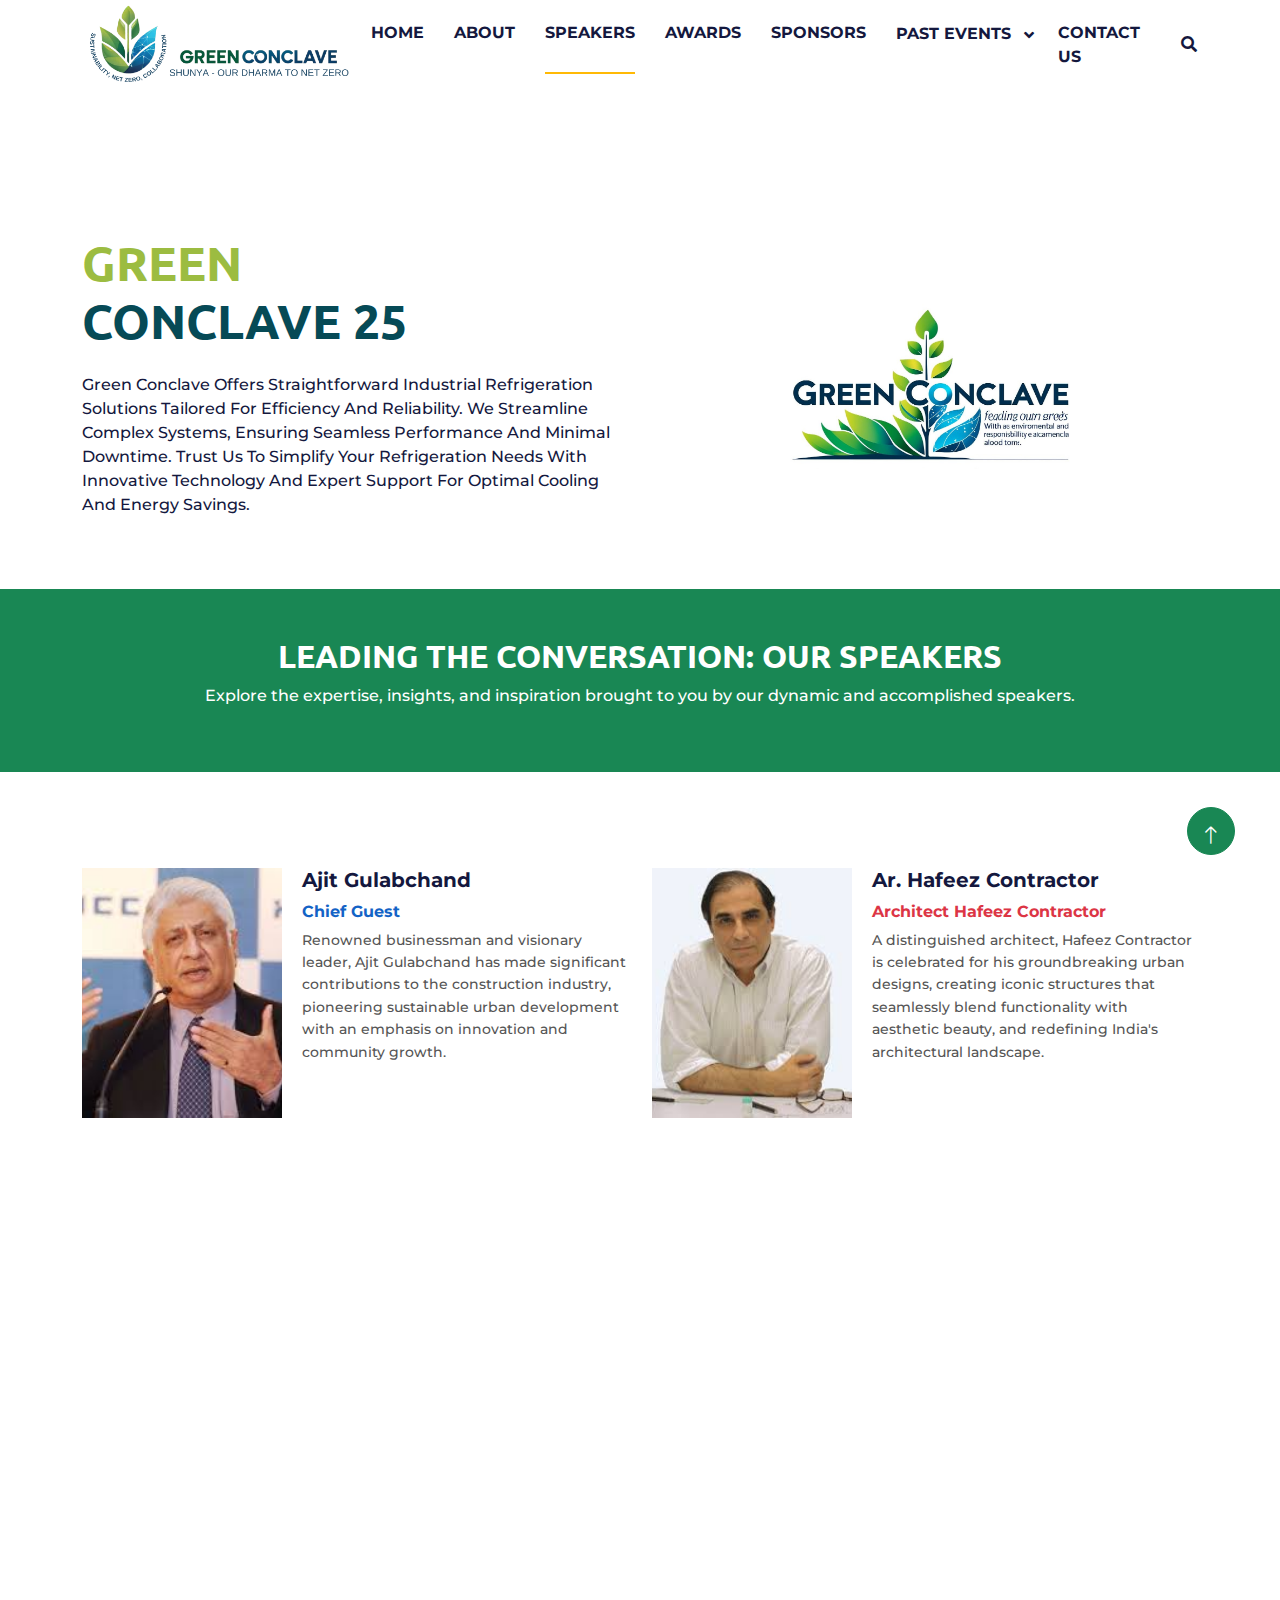
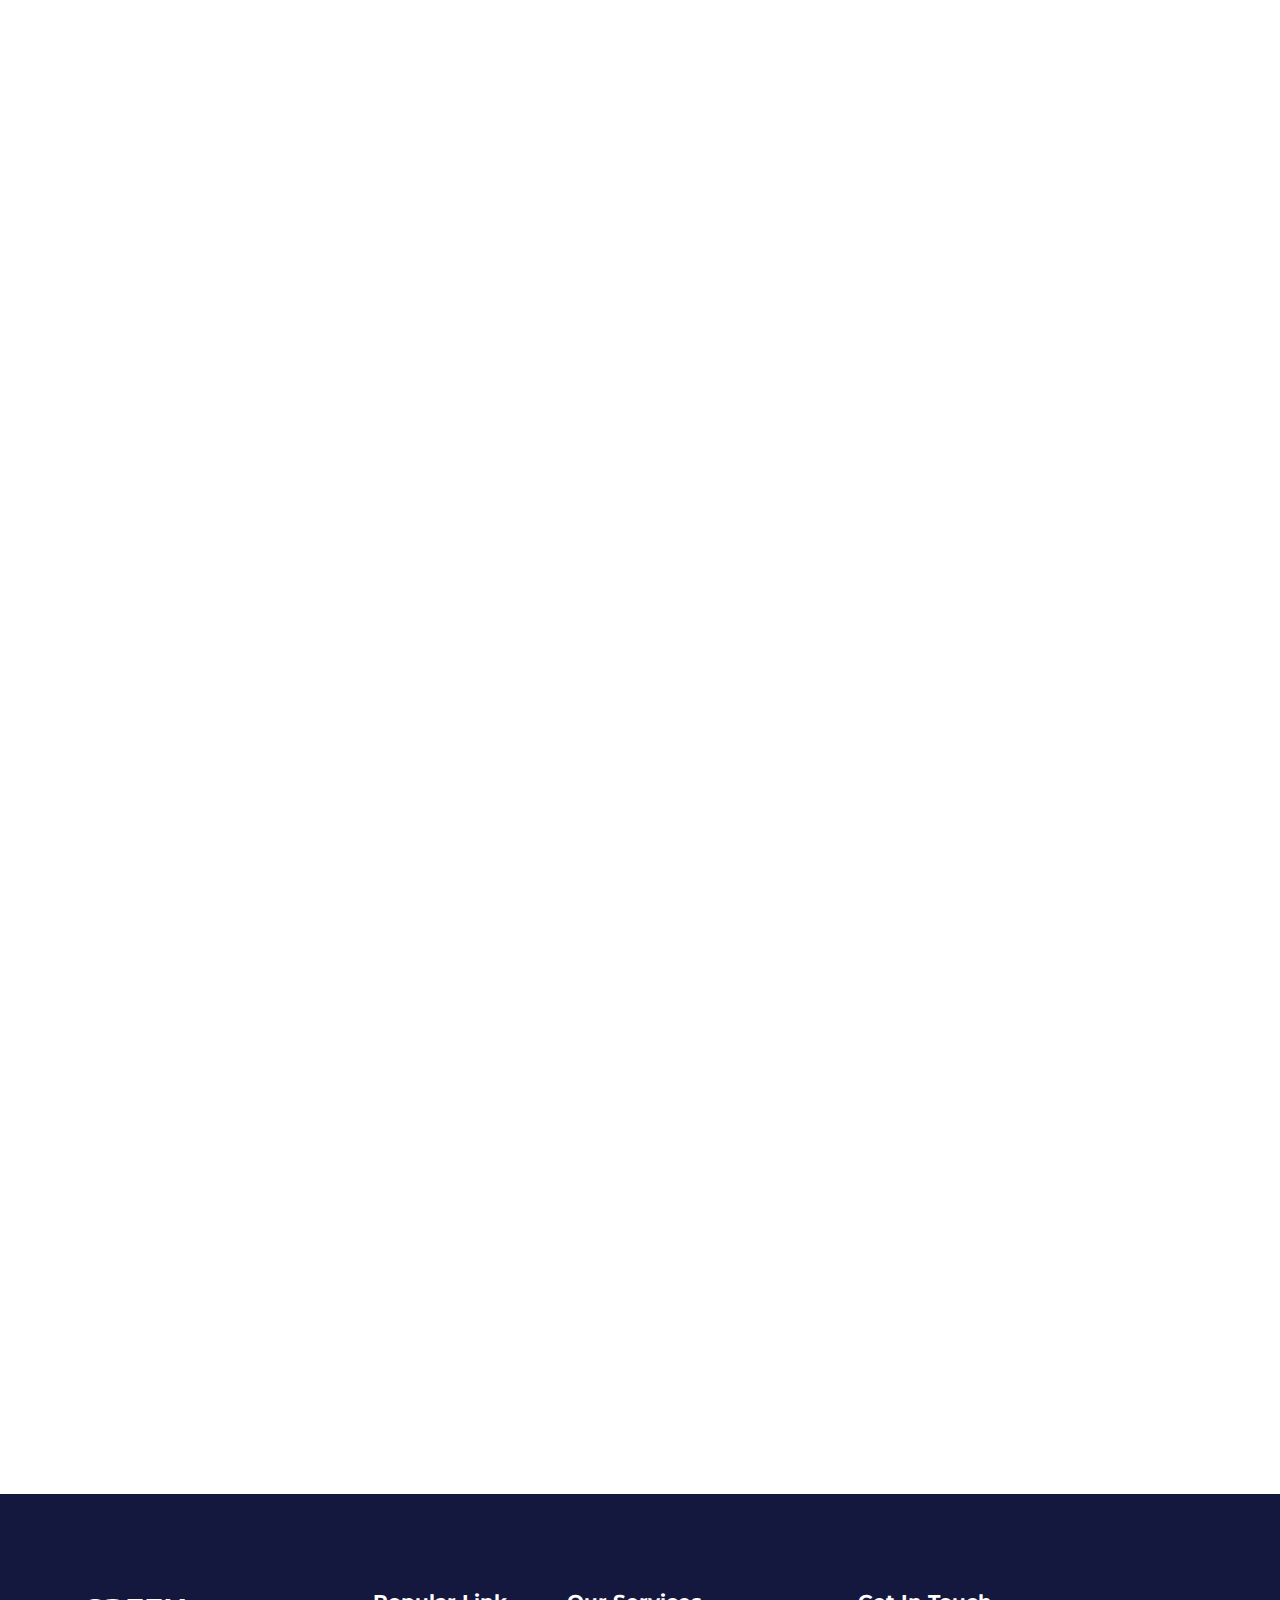
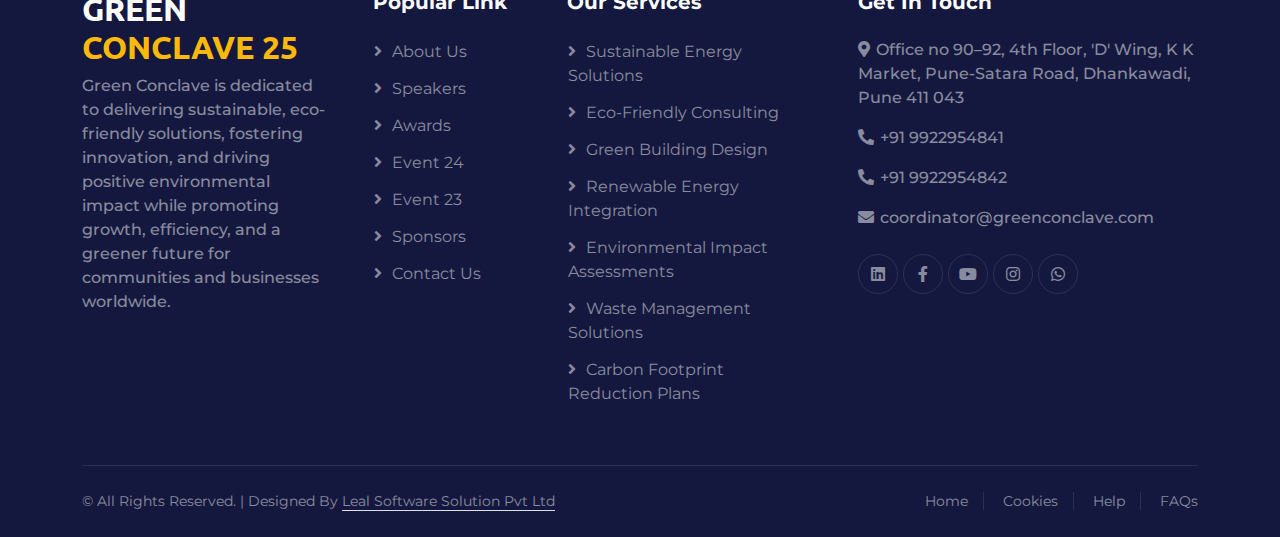
<file: speakers.html>
<!DOCTYPE html>
<html lang="en">

<head>
    <meta charset="utf-8">
    <title>Green Conclave 25</title>
    <meta content="width=device-width, initial-scale=1.0" name="viewport">
    <meta content="" name="keywords">
    <meta content="" name="description">

    <!-- Favicon -->
    <link href="img/favicon.ico" rel="icon">
    <link rel="icon" href="img/GREEN CONCLAVE - SHUNYA.png" type="image/x-icon">

    <!-- Google Web Fonts -->
    <link rel="preconnect" href="https://fonts.googleapis.com">
    <link rel="preconnect" href="https://fonts.gstatic.com" crossorigin>
    <link href="https://fonts.googleapis.com/css2?family=Open+Sans:wght@400;600&family=Ubuntu:wght@500;700&display=swap"
        rel="stylesheet">

    <!-- Font Stylesheet Montserrat -->
    <link href="https://fonts.googleapis.com/css2?family=Montserrat:wght@400;500;700&display=swap" rel="stylesheet">

    <!-- Icon Font Stylesheet -->
    <link href="https://cdnjs.cloudflare.com/ajax/libs/font-awesome/5.10.0/css/all.min.css" rel="stylesheet">
    <link href="https://cdn.jsdelivr.net/npm/bootstrap-icons@1.4.1/font/bootstrap-icons.css" rel="stylesheet">

    <!-- Libraries Stylesheet -->
    <link href="lib/animate/animate.min.css" rel="stylesheet">
    <link href="lib/owlcarousel/assets/owl.carousel.min.css" rel="stylesheet">

    <!-- Customized Bootstrap Stylesheet -->
    <link href="css/bootstrap.min.css" rel="stylesheet">

    <!-- Template Stylesheet -->
    <link href="css/style.css" rel="stylesheet">
    <link rel="stylesheet" href="https://cdn.jsdelivr.net/npm/swiper@11/swiper-bundle.min.css" />

</head>

<body>
    <!-- Spinner Start -->
    <div id="spinner"
        class="show bg-white position-fixed translate-middle w-100 vh-100 top-50 start-50 d-flex align-items-center justify-content-center">
        <div class="spinner-grow text-primary" style="width: 3rem; height: 3rem;" role="status">
            <span class="sr-only">Loading...</span>
        </div>
    </div>
    <!-- Spinner End -->


    <!-- Navbar Start -->
    <div class="container-fluid sticky-top" id="navbar">
        <div class="container">
            <nav class="navbar navbar-expand-lg navbar-dark p-0">
                <a href="index.html" class="navbar-brand">
                    <img src="img/Green_Conclave_HR.png" alt="Button Image" class="animated slideInDown">
                </a>
                <button type="button" class="navbar-toggler ms-auto me-0" data-bs-toggle="collapse"
                    data-bs-target="#navbarCollapse">
                    <span class="navbar-toggler-icon"></span>
                </button>
                <div class="collapse navbar-collapse" id="navbarCollapse">
                    <div class="navbar-nav ms-auto">
                        <a href="index.html" class="nav-item nav-link text-dark fw-bold">HOME</a>
                        <a href="about.html" class="nav-item nav-link text-dark fw-bold">ABOUT</a>
                        <a href="speakers.html" class="nav-item nav-link text-dark fw-bold active">SPEAKERS</a>
                        <a href="awards.html" class="nav-item nav-link text-dark fw-bold">AWARDS</a>
                        <a href="sponsors.html" class="nav-item nav-link text-dark fw-bold">SPONSORS</a>
                        <div class="dropdown nav-item">
                            <button class="dropdown-toggle border-0 bg-transparent pe-4 rounded text-dark fw-bold px-0"
                                type="button" id="dropdownMenuButton" data-bs-toggle="dropdown" aria-haspopup="true"
                                aria-expanded="false">
                                PAST EVENTS
                            </button>
                            <div class="dropdown-menu dropdown-menu-end shadow-lg rounded border-0 mt-2"
                                aria-labelledby="dropdownMenuButton" style="background-color: #f8f9fa;">
                                <a class="dropdown-item py-3 px-4 text-dark" href="event1.html">
                                    <i class="fas fa-seedling me-2"></i>Green Conclave 2024 (GC24)
                                </a>
                                <a class="dropdown-item py-3 px-4 text-dark" href="event2.html">
                                    <i class="fas fa-recycle me-2"></i>Green Conclave 2023 (GC23)
                                </a>
                            </div>
                        </div>
                        <a href="contact.html" class="nav-item nav-link text-dark fw-bold">CONTACT US</a>

                    </div>
                    <button type="button" class="btn text-dark p-0 d-none d-lg-block" data-bs-toggle="modal"
                        data-bs-target="#searchModal" style="color: #9CBC41;">
                        <i class="fa fa-search"></i>
                    </button>
                </div>
            </nav>
        </div>
    </div>
    <!-- Navbar End -->


    <!-- Hero Start -->
    <div class="container-fluid pt-5 hero-header">
        <div class="container pt-5">
            <div class="row g-5 pt-5">
                <div class="col-lg-6 align-self-center text-start mb-lg-5">
                    <h1 class="display-5 text-white mb-4 animated slideInRight">
                        <span class="fw-bold" style="color: #9CBC41;">GREEN</span> <br>
                        <span class="fw-bold" style="color: #064a56;">CONCLAVE 25</span>
                    </h1>
                    <p class="text-dark mb-4 animated fadeInLeftBig">Green Conclave Offers Straightforward
                        Industrial Refrigeration Solutions Tailored For Efficiency And Reliability. We Streamline
                        Complex Systems, Ensuring Seamless Performance And Minimal Downtime. Trust Us To Simplify Your
                        Refrigeration Needs With Innovative Technology And Expert Support For Optimal Cooling And Energy
                        Savings.</p>
                </div>
                <div class="col-lg-6 align-self-end text-center mb-lg-5 pb-5">
                    <div class="container d-flex justify-content-center align-items-end p-0">
                        <div class="d-flex justify-content-center gap-4 flex-wrap" style="width: 90%;">
                            <div class="card p-4 text-center rounded-0 border-0">
                                <img src="img/about_images/abc.jpg" alt="Day 1 QR Code"
                                    class="card-img-top mx-auto bounce-button">
                            </div>
                        </div>
                    </div>
                </div>
            </div>
        </div>
    </div>
    <!-- Hero End -->


    <!-- Full Screen Search Start -->
    <div class="modal fade" id="searchModal" tabindex="-1">
        <div class="modal-dialog modal-fullscreen">
            <div class="modal-content" style="background: rgba(20, 24, 62, 0.7);">
                <div class="modal-header border-0">
                    <button type="button" class="btn btn-square bg-white btn-close" data-bs-dismiss="modal"
                        aria-label="Close"></button>
                </div>
                <div class="modal-body d-flex align-items-center justify-content-center">
                    <div class="input-group" style="max-width: 600px;">
                        <input type="text" class="form-control bg-transparent border-light p-3"
                            placeholder="Type search keyword">
                        <button class="btn btn-light px-4"><i class="bi bi-search"></i></button>
                    </div>
                </div>
            </div>
        </div>
    </div>
    <!-- Full Screen Search End -->


    <!-- Start Spekers -->
    <section class="container-fluid p-0">
        <div class="text-center bg-success text-white py-5 mb-5 wow fadeIn" data-wow-delay="0.3s">
            <h1 class="fs-2 text-uppercase text-white">Leading the Conversation: Our Speakers</h1>
            <p>Explore the expertise, insights, and inspiration brought to you by our dynamic and
                accomplished speakers.</p>
        </div>
        <div class="container pb-5">
            <div class="row pt-5">
                <!-- Speaker 1 -->
                <div class="col-12 col-md-6 speaker-card wow fadeIn" data-wow-delay="0.3s">
                    <img src="img/spekears_images/Ajit Gulabchand.png" alt="Jack Human" class="speaker-img">
                    <div class="pt-3 pt-lg-0">
                        <h5>Ajit Gulabchand</h5>
                        <p class="speaker-role text-primary">Chief Guest</p>
                        <p class="speaker-description">Renowned businessman and visionary leader, Ajit Gulabchand has
                            made significant contributions to the construction industry, pioneering sustainable urban
                            development with an emphasis on innovation and community growth.</p>
                    </div>
                </div>
                <!-- Speaker 2 -->
                <div class="col-12 col-md-6 speaker-card wow fadeIn" data-wow-delay="0.4s">
                    <img src="img/spekears_images/Ar. Hafeez Contractor.png" alt="Sara Brudt" class="speaker-img">
                    <div class="pt-3 pt-lg-0">
                        <h5>Ar. Hafeez Contractor</h5>
                        <p class="speaker-role text-danger">Architect Hafeez Contractor</p>
                        <p class="speaker-description">A distinguished architect, Hafeez Contractor is celebrated for
                            his groundbreaking urban designs, creating iconic structures that seamlessly blend
                            functionality with aesthetic beauty, and redefining India's architectural landscape.</p>
                    </div>
                </div>
            </div>
            <div class="row mt-5">
                <!-- Speaker 3 -->
                <div class="col-12 col-md-6 speaker-card wow fadeIn" data-wow-delay="0.5s">
                    <img src="img/spekears_images/Mr. Sayaji Shinde.png" alt="Jack Human" class="speaker-img">
                    <div class="pt-3 pt-lg-0">
                        <h5>Mr. Sayaji Shinde</h5>
                        <p class="speaker-role text-primary">Actor & Social Activist</p>
                        <p class="speaker-description">Sayaji Shinde is a well-known Indian actor, recognized for his
                            versatile roles in Marathi and Hindi cinema. He is celebrated for his intense performances
                            in both character and antagonist roles across various films.</p>
                    </div>
                </div>
                <!-- Speaker 4 -->
                <div class="col-12 col-md-6 speaker-card wow fadeIn" data-wow-delay="0.6s">
                    <img src="img/spekears_images/Dr. Anil Kashyap.png" alt="Sara Brudt" class="speaker-img">
                    <div class="pt-3 pt-lg-0">
                        <h5>Dr. Anil Kashyap</h5>
                        <p class="speaker-role text-danger">President and Chancellor, NICMAR</p>
                        <p class="speaker-description">A prominent environmental scientist, Dr. Kashyap is committed to
                            promoting eco-sustainable solutions in urban planning, leveraging research and innovations
                            to minimize ecological footprints and enhance environmental resilience.</p>
                    </div>
                </div>
            </div>

            <div class="row mt-5">
                <!-- Speaker 5 -->
                <div class="col-12 col-md-6 speaker-card wow fadeIn" data-wow-delay="0.7s">
                    <img src="img/spekears_images/Dr. Sushma Kulkarni.png" alt="Jack Human" class="speaker-img">
                    <div class="pt-3 pt-lg-0">
                        <h5>Dr. Sushma Kulkarni</h5>
                        <p class="speaker-role text-primary">Vice Chancellor, NICMAR</p>
                        <p class="speaker-description">Dr. Kulkarni is a renowned architect and educator, specializing
                            in sustainable building practices and energy-efficient design. Her work integrates advanced
                            technologies with eco-friendly solutions to create future-ready environments.</p>
                    </div>
                </div>
                <!-- Speaker 6 -->
                <div class="col-12 col-md-6 speaker-card wow fadeIn" data-wow-delay="0.8s">
                    <img src="img/spekears_images/Mr. Abhiir Bhalla.png" alt="Sara Brudt" class="speaker-img">
                    <div class="pt-3 pt-lg-0">
                        <h5>Mr. Abhiir Bhalla</h5>
                        <p class="speaker-role text-danger">Youth Environmentalist</p>
                        <p class="speaker-description">A youth environmentalist and passionate sustainability advocate,
                            Abhiir inspires action through his initiatives for environmental conservation, raising
                            awareness about green practices to build a better, eco-friendly future.</p>
                    </div>
                </div>
            </div>

            <!-- Day 2 Speaker -->
            <div class="row pt-5">
                <!-- Speaker 1 -->
                <div class="col-12 col-md-6 speaker-card wow fadeIn" data-wow-delay="0.9s">
                    <img src="img/spekears_images/Christopher Charles Benninger.png" alt="Jack Human"
                        class="speaker-img">
                    <div class="pt-3 pt-lg-0">
                        <h5>Christopher Charles Benninger</h5>
                        <p class="speaker-role text-primary">Chief Guest</p>
                        <p class="speaker-description">Chief Guest and globally acclaimed architect, Christopher is
                            celebrated for his iconic urban planning projects and dedication to sustainable design,
                            shaping modern cities with visionary concepts and innovative approaches.</p>
                    </div>
                </div>
                <!-- Speaker 2 -->
                <div class="col-12 col-md-6 speaker-card wow fadeIn" data-wow-delay="1s">
                    <img src="img/spekears_images/Dr. Cary Chan.png" alt="Sara Brudt" class="speaker-img">
                    <div class="pt-3 pt-lg-0">
                        <h5>Dr. Cary Chan</h5>
                        <p class="speaker-role text-danger">Executive Director Hong Kong Green Building Council</p>
                        <p class="speaker-description">Executive Director of the Hong Kong Green Building Council, Dr.
                            Chan is a pioneer in green technologies, advocating for sustainable urban environments and
                            innovative solutions to combat climate challenges.</p>
                    </div>
                </div>
            </div>
            <div class="row mt-5">
                <!-- Speaker 3 -->
                <div class="col-12 col-md-6 speaker-card wow fadeIn" data-wow-delay="1.1s">
                    <img src="img/spekears_images/Dr. Ken Yeang.png" alt="Jack Human" class="speaker-img">
                    <div class="pt-3 pt-lg-0">
                        <h5>Dr. Ken Yeang</h5>
                        <p class="speaker-role text-primary">Architect and Ecologist</p>
                        <p class="speaker-description">An architect and ecologist, Dr. Yeang is a leader in bioclimatic
                            design, blending nature with architecture through eco-friendly innovations and emphasizing
                            harmony between the built environment and the natural world.</p>
                    </div>
                </div>
                <!-- Speaker 4 -->
                <div class="col-12 col-md-6 speaker-card wow fadeIn" data-wow-delay="1.2s">
                    <img src="img/spekears_images/Ar. Mili Majumda.png" alt="Sara Brudt" class="speaker-img">
                    <div class="pt-3 pt-lg-0">
                        <h5>Ar. Mili Majumdar</h5>
                        <p class="speaker-role text-danger">Architect-Building Technology</p>
                        <p class="speaker-description">A leading architect and sustainability expert, Mili specializes
                            in energy-efficient building technologies and advocates for sustainable architectural
                            practices to create eco-friendly spaces that support modern living needs.</p>
                    </div>
                </div>
            </div>

            <div class="row mt-5">
                <!-- Speaker 5 -->
                <div class="col-12 col-md-6 speaker-card wow fadeIn" data-wow-delay="1.3s">
                    <img src="img/spekears_images/Ar. Anuja Sawant.png" alt="Jack Human" class="speaker-img">
                    <div class="pt-3 pt-lg-0">
                        <h5>Ar. Anuja Sawant</h5>
                        <p class="speaker-role text-primary">Principal Architect</p>
                        <p class="speaker-description">Principal Architect and design visionary, Anuja combines
                            creativity with practicality to deliver innovative architectural solutions, focusing on
                            client satisfaction and modern, sustainable design principles.</p>
                    </div>
                </div>
                <!-- Speaker 6 -->
                <div class="col-12 col-md-6 speaker-card wow fadeIn" data-wow-delay="1.4s">
                    <img src="img/spekears_images/Mr. Abhiir Bhalla.png" alt="Sara Brudt" class="speaker-img">
                    <div class="pt-3 pt-lg-0">
                        <h5>Mr. Abhiir Bhalla</h5>
                        <p class="speaker-role text-danger">Youth Environmentalist</p>
                        <p class="speaker-description">A youth environmentalist and passionate sustainability advocate,
                            Abhiir inspires action through his initiatives for environmental conservation, raising
                            awareness about green practices to build a better, eco-friendly future.</p>
                    </div>
                </div>
            </div>

            <div class="row mt-5">
                <!-- Speaker 7 -->
                <div class="col-12 col-md-6 speaker-card wow fadeIn" data-wow-delay="1.5s">
                    <img src="img/spekears_images/Mr. Pankaj Dharkar.png" alt="Jack Human" class="speaker-img">
                    <div class="pt-3 pt-lg-0">
                        <h5>Mr. Pankaj Dharkar</h5>
                        <p class="speaker-role text-primary">Founder - President of PDA</p>
                        <p class="speaker-description">Founder-President of PDA and a prominent engineering consultant,
                            Pankaj specializes in advanced HVAC systems and energy-efficient technologies, contributing
                            significantly to building management innovations.</p>
                    </div>
                </div>
                <!-- Speaker 8 -->
                <div class="col-12 col-md-6 speaker-card wow fadeIn" data-wow-delay="1.6s">
                    <img src="img/spekears_images/Dr. Hariharan Chandrashekhar.png" alt="Sara Brudt"
                        class="speaker-img">
                    <div class="pt-3 pt-lg-0">
                        <h5>Dr. Hariharan Chandrashekhar.</h5>
                        <p class="speaker-role text-danger">Economist</p>
                        <p class="speaker-description">Economist and sustainability leader, Dr. Chandrashekhar
                            integrates economic development with environmental strategies, fostering balanced growth
                            while promoting eco-friendly practices for long-term global sustainability.</p>
                    </div>
                </div>
            </div>
        </div>
    </section>
    <!-- End Spekers -->


    <!-- Footer Start -->
    <div class="container-fluid bg-dark text-white-50 footer pt-3 pt-lg-5">
        <div class="container py-5">
            <div class="row g-5">
                <div class="col-md-6 col-lg-3">
                    <h2 class="mb-0 text-white">
                        GREEN <br>
                        <span class="fw-bold" style="color: #ffb905;">CONCLAVE 25</span>
                    </h2>
                    <p class="mb-0 pt-2">Green Conclave is dedicated to delivering sustainable, eco-friendly
                        solutions,
                        fostering innovation, and driving positive environmental impact while promoting growth,
                        efficiency, and a greener future for communities and businesses worldwide.</p>
                </div>
                <div class="col-md-6 col-lg-2">
                    <h5 class="text-white mb-4">Popular Link</h5>
                    <a class="btn btn-link" href="about.html">About Us</a>
                    <a class="btn btn-link" href="speakers.html">Speakers</a>
                    <a class="btn btn-link" href="awards.html">Awards</a>
                    <a class="btn btn-link" href="event1.html">Event 24</a>
                    <a class="btn btn-link" href="event2.html">Event 23</a>
                    <a class="btn btn-link" href="sponsors.html">Sponsors</a>
                    <a class="btn btn-link" href="contact.html">Contact Us</a>
                </div>
                <div class="col-md-6 col-lg-3">
                    <h5 class="text-white mb-4">Our Services</h5>
                    <a class="btn btn-link">Sustainable Energy Solutions</a>
                    <a class="btn btn-link">Eco-Friendly Consulting</a>
                    <a class="btn btn-link">Green Building Design</a>
                    <a class="btn btn-link">Renewable Energy Integration</a>
                    <a class="btn btn-link">Environmental Impact Assessments</a>
                    <a class="btn btn-link">Waste Management Solutions</a>
                    <a class="btn btn-link">Carbon Footprint Reduction Plans</a>
                </div>
                <div class="col-md-6 col-lg-4">
                    <h5 class="text-white mb-4">Get In Touch</h5>
                    <p><i class="fa fa-map-marker-alt me-3"></i>Office no 90–92, 4th Floor, 'D' Wing, K K Market,
                        Pune-Satara Road, Dhankawadi, Pune 411 043</p>
                    <p><i class="fa fa-phone-alt me-3"></i>+91 9922954841</p>
                    <p><i class="fa fa-phone-alt me-3"></i>+91 9922954842</p>
                    <p>
                        <a href="mailto:coordinator@greenconclave.com" target="_blank"
                            style="text-decoration: none; color: inherit;">
                            <i class="fa fa-envelope me-3"></i>coordinator@greenconclave.com
                        </a>
                    </p>
                    <div class="d-flex pt-2">
                        <a class="btn btn-outline-light btn-social"
                            href="https://www.linkedin.com/company/ishrae-pune-chapter/?originalSubdomain=in"
                            target="_blank">
                            <i class="fab fa-linkedin"></i>
                        </a>
                        <a class="btn btn-outline-light btn-social"
                            href="https://www.facebook.com/p/Ishrae-Pune-Chapter-100064681809939/" target="_blank">
                            <i class="fab fa-facebook-f"></i>
                        </a>
                        <a class="btn btn-outline-light btn-social"
                            href="https://www.youtube.com/channel/UCJ1Z08ryTel6YD5IXb3WSAA" target="_blank">
                            <i class="fab fa-youtube"></i>
                        </a>
                        <a class="btn btn-outline-light btn-social" href="https://www.instagram.com/ishraepunechapter/"
                            target="_blank">
                            <i class="fab fa-instagram"></i>
                        </a>
                        <a class="btn btn-outline-light btn-social" href="https://wa.me/9922954841" target="_blank">
                            <i class="fab fa-whatsapp"></i>
                        </a>
                    </div>
                </div>
            </div>
        </div>
        <div class="container">
            <div class="copyright">
                <div class="row">
                    <div class="col-md-6 text-center text-md-start mb-3 mb-md-0">
                        &copy; All Rights Reserved.
                        | Designed By <a class="border-bottom" href="https://www.lealsolution.com/" target="_blank">Leal
                            Software Solution Pvt Ltd</a>
                    </div>
                    <div class="col-md-6 text-center text-md-end">
                        <div class="footer-menu">
                            <a href="">Home</a>
                            <a href="">Cookies</a>
                            <a href="">Help</a>
                            <a href="">FAQs</a>
                        </div>
                    </div>
                </div>
            </div>
        </div>
    </div>
    <!-- Footer End -->


    <!-- Back to Top -->
    <a href="#" class="btn btn-lg btn-success btn-lg-square back-to-top pt-2"><i class="bi bi-arrow-up"></i></a>


    <!-- JavaScript Libraries -->
    <script src="https://ajax.googleapis.com/ajax/libs/jquery/3.6.1/jquery.min.js"></script>
    <script src="https://cdn.jsdelivr.net/npm/bootstrap@5.0.0/dist/js/bootstrap.bundle.min.js"></script>
    <script src="https://cdn.jsdelivr.net/npm/swiper@11/swiper-bundle.min.js"></script>
    <script src="https://code.jquery.com/jquery-3.6.0.min.js"></script>
    <script src="lib/wow/wow.min.js"></script>
    <script src="lib/easing/easing.min.js"></script>
    <script src="lib/waypoints/waypoints.min.js"></script>
    <script src="lib/counterup/counterup.min.js"></script>
    <script src="lib/owlcarousel/owl.carousel.min.js"></script>

    <!-- Template Javascript -->
    <script src="js/main.js"></script>
</body>

</html>
</file>
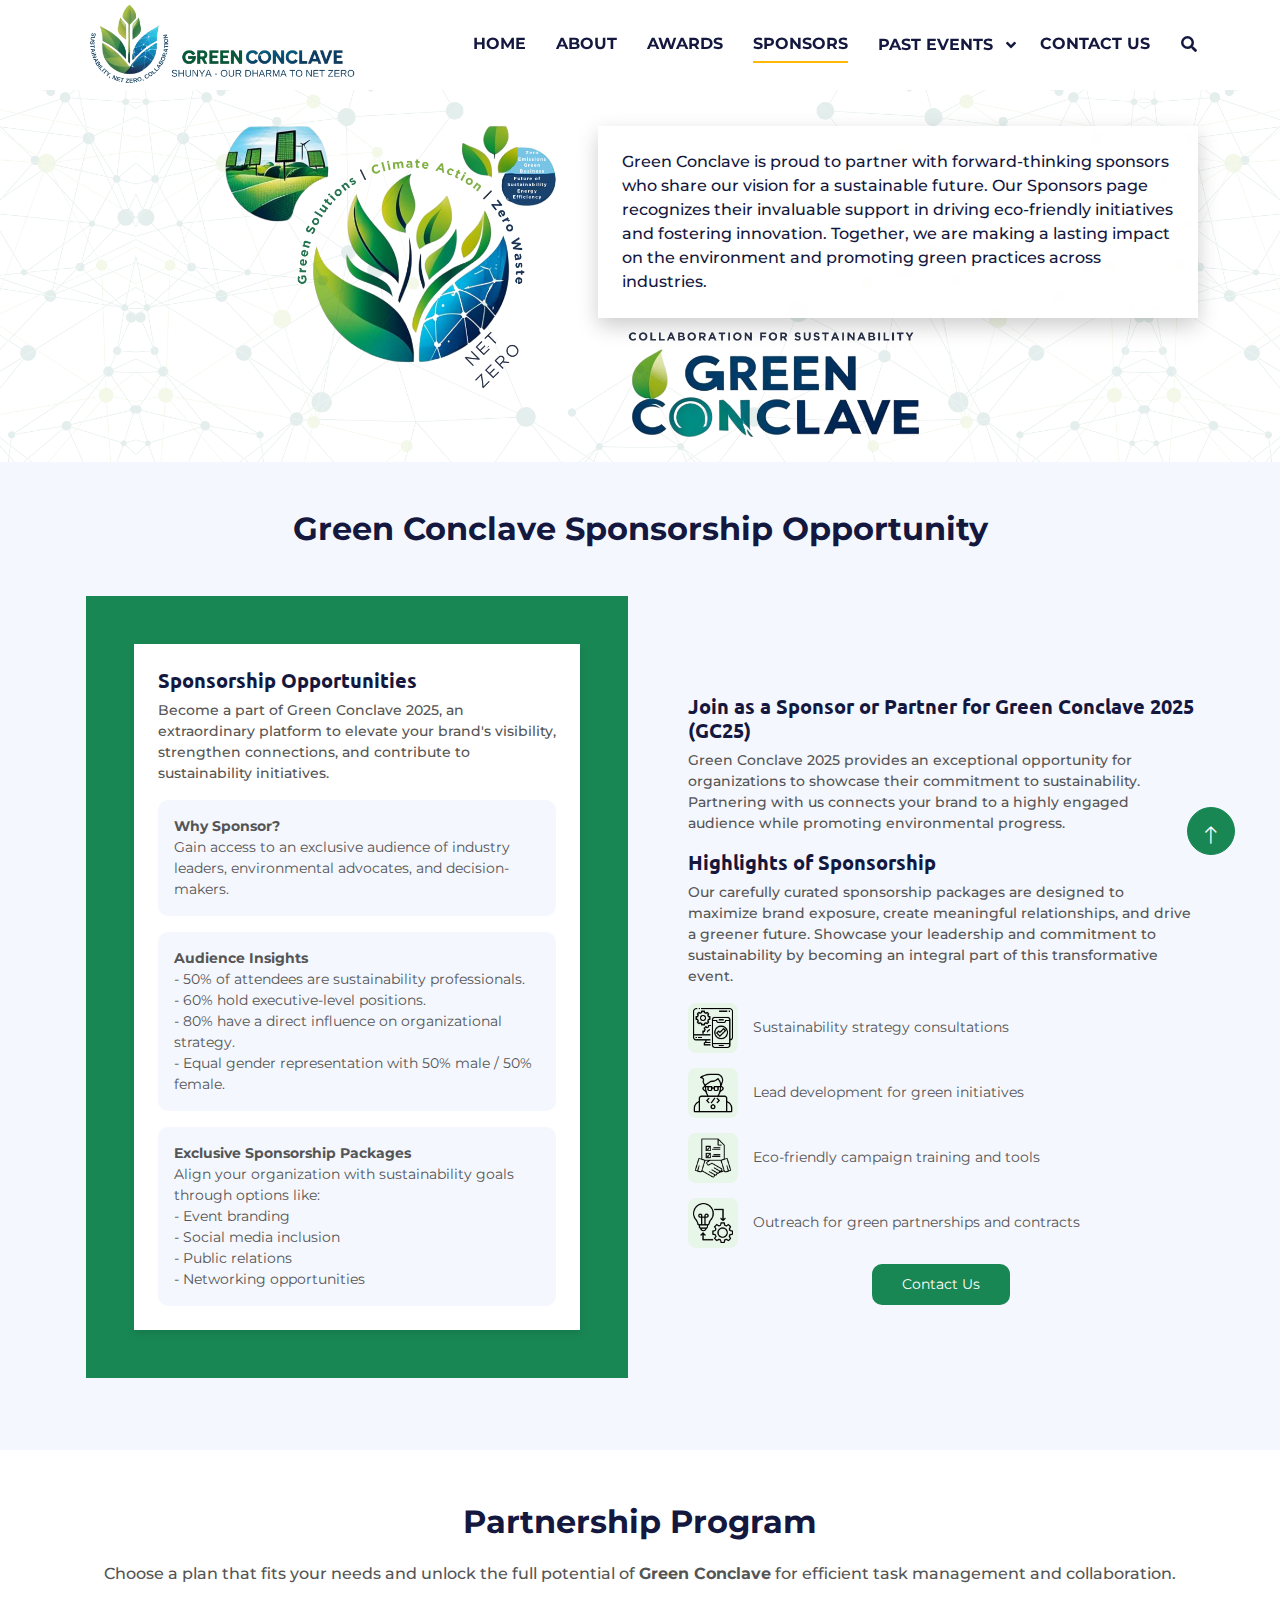
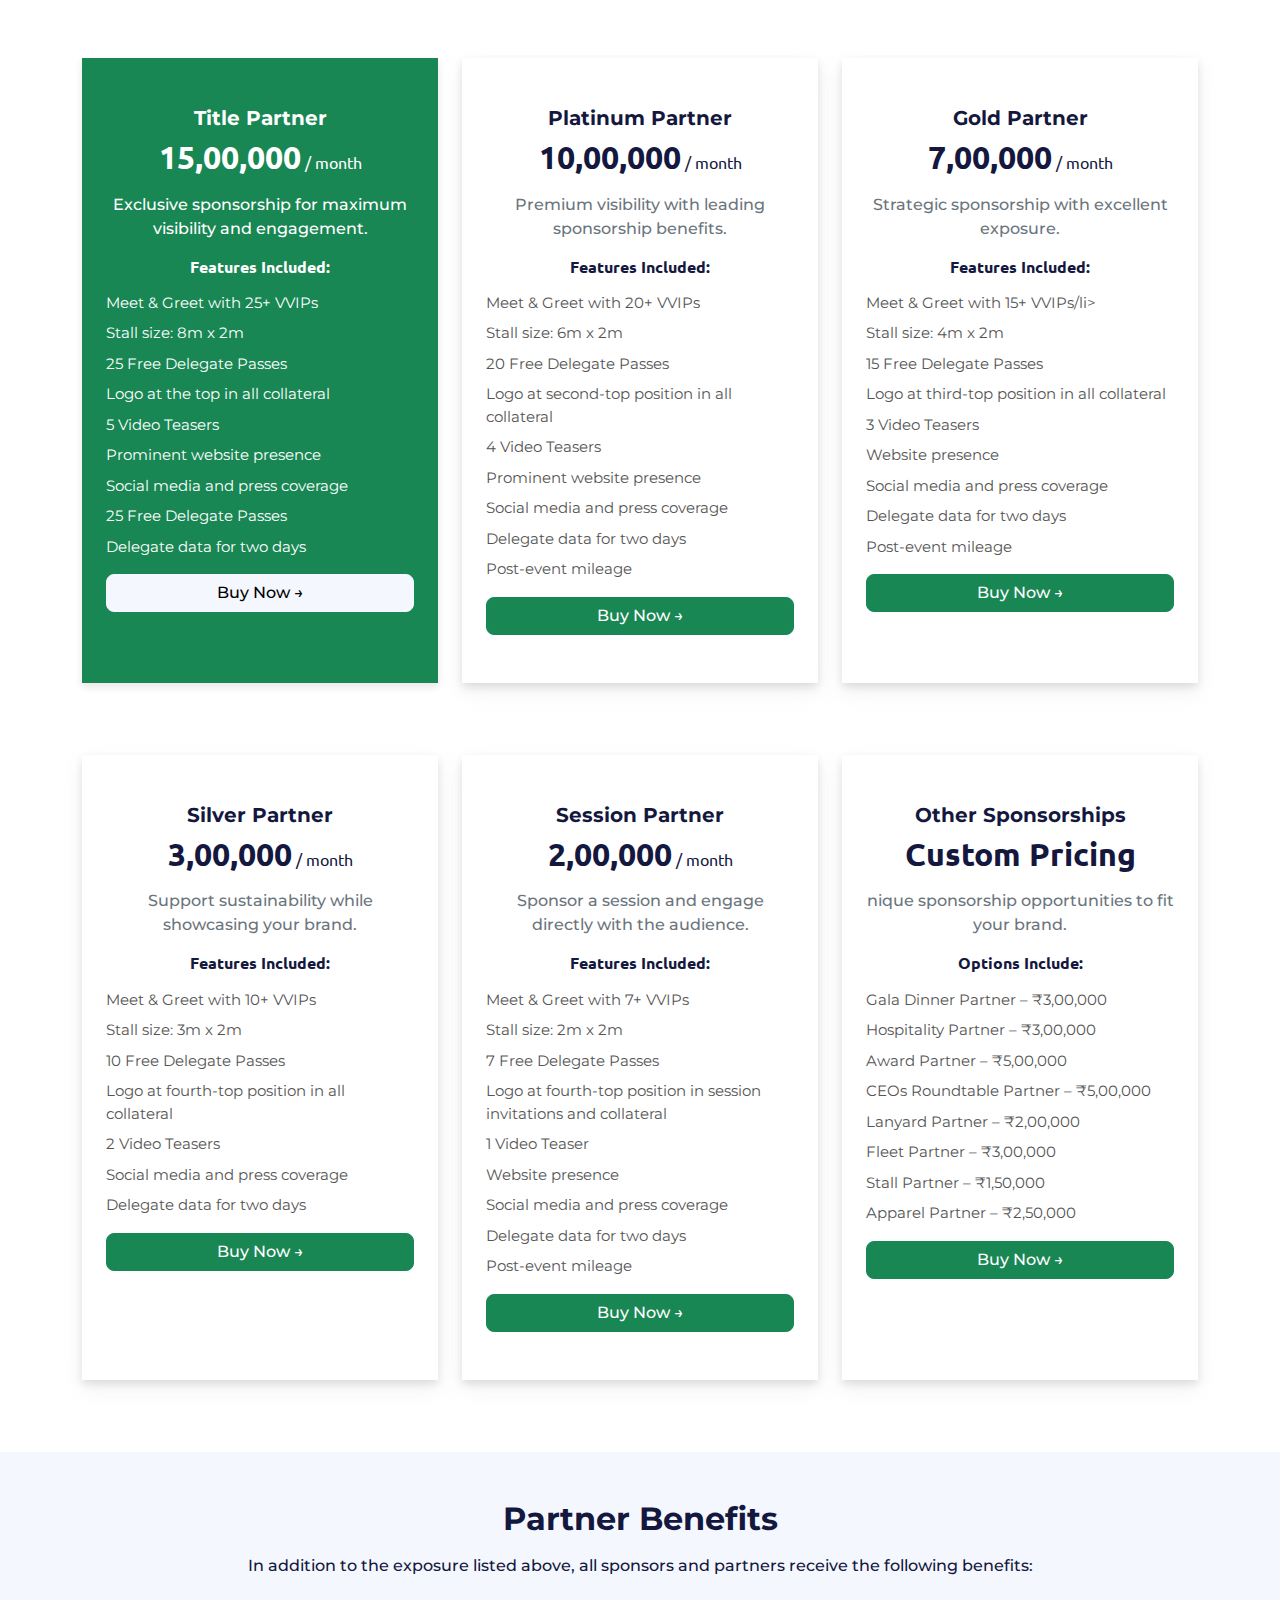
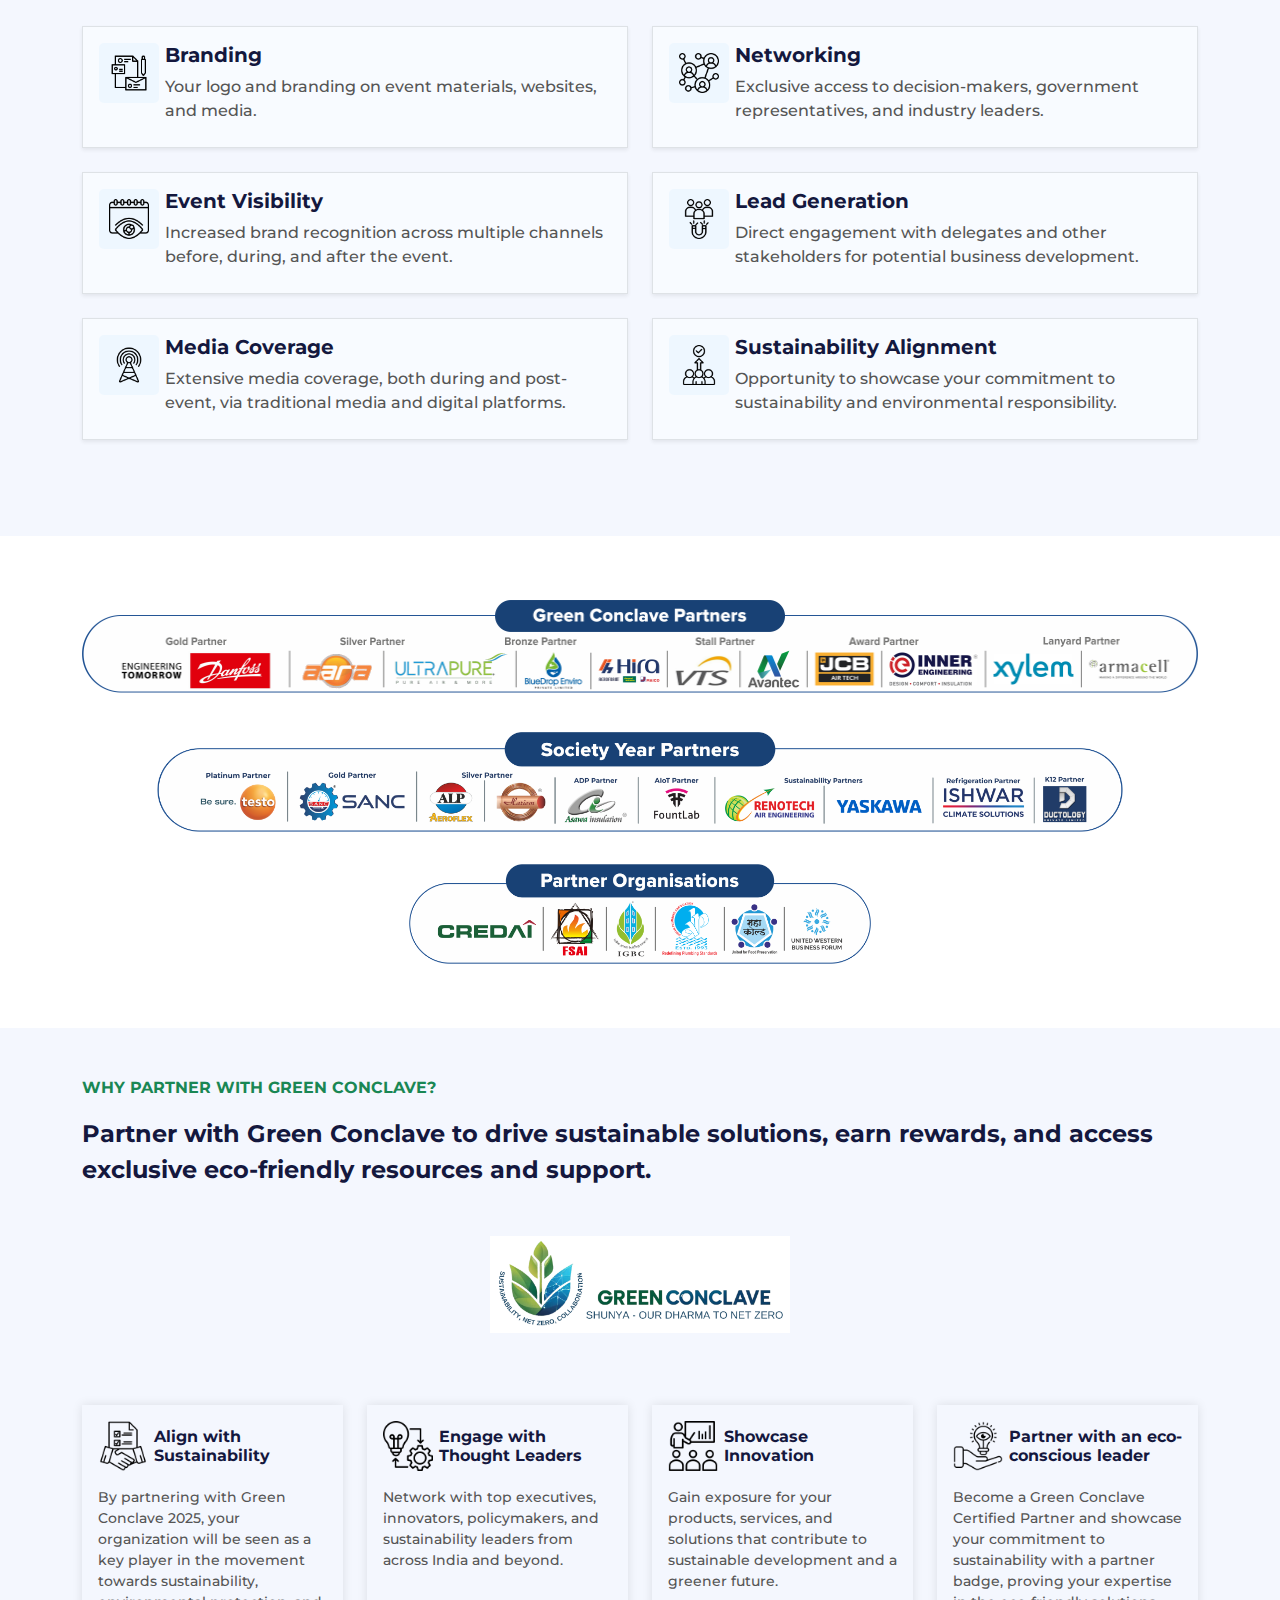
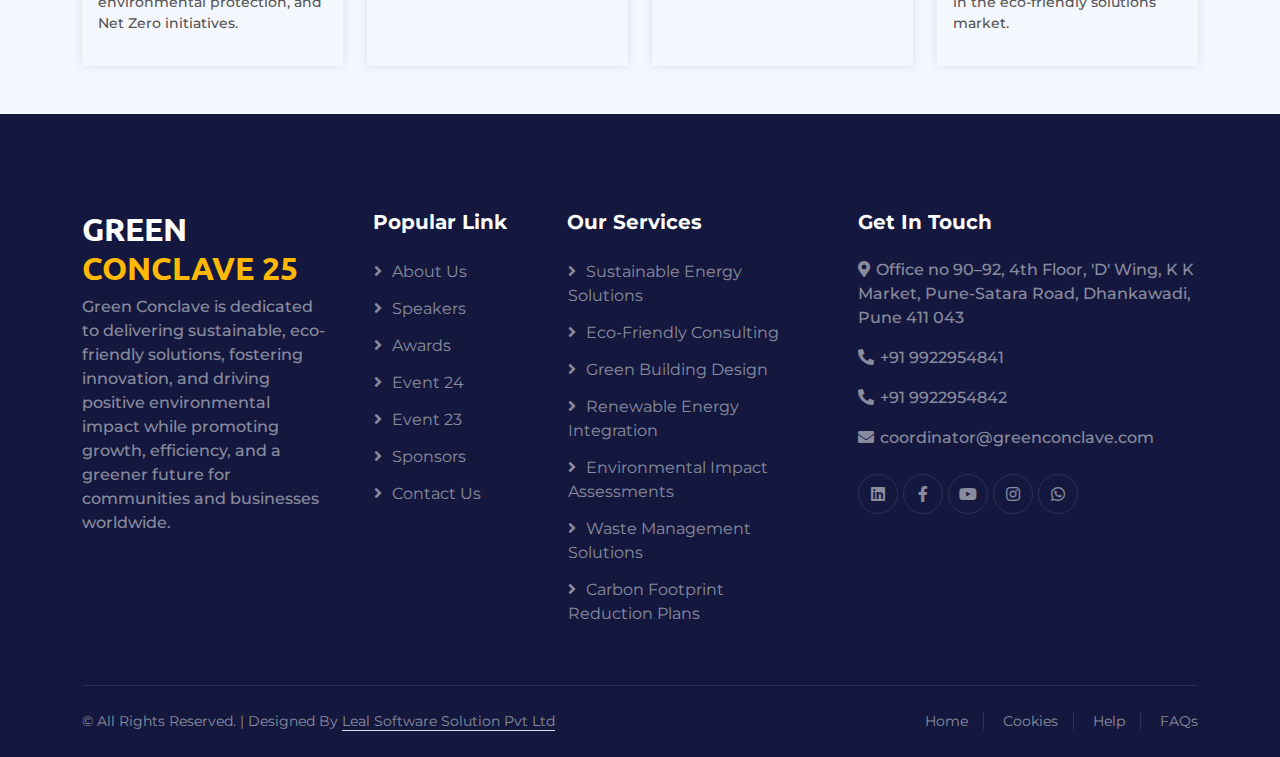
<file: sponsors.html>
<!DOCTYPE html>
<html lang="en">

<head>
    <meta charset="utf-8">
    <title>Green Conclave 25</title>
    <meta content="width=device-width, initial-scale=1.0" name="viewport">
    <meta content="" name="keywords">
    <meta content="" name="description">

    <!-- Favicon -->
    <link href="img/favicon.ico" rel="icon">
    <link rel="icon" href="img/GREEN CONCLAVE - SHUNYA.png" type="image/x-icon">

    <!-- Google Web Fonts -->
    <link rel="preconnect" href="https://fonts.googleapis.com">
    <link rel="preconnect" href="https://fonts.gstatic.com" crossorigin>
    <link href="https://fonts.googleapis.com/css2?family=Open+Sans:wght@400;600&family=Ubuntu:wght@500;700&display=swap"
        rel="stylesheet">

    <!-- Font Stylesheet Montserrat -->
    <link href="https://fonts.googleapis.com/css2?family=Montserrat:wght@400;500;700&display=swap" rel="stylesheet">

    <!-- Icon Font Stylesheet -->
    <link href="https://cdnjs.cloudflare.com/ajax/libs/font-awesome/5.10.0/css/all.min.css" rel="stylesheet">
    <link href="https://cdn.jsdelivr.net/npm/bootstrap-icons@1.4.1/font/bootstrap-icons.css" rel="stylesheet">

    <!-- Libraries Stylesheet -->
    <link href="lib/animate/animate.min.css" rel="stylesheet">
    <link href="lib/owlcarousel/assets/owl.carousel.min.css" rel="stylesheet">

    <!-- Customized Bootstrap Stylesheet -->
    <link href="css/bootstrap.min.css" rel="stylesheet">

    <!-- Template Stylesheet -->
    <link href="css/style.css" rel="stylesheet">
    <link rel="stylesheet" href="https://cdn.jsdelivr.net/npm/swiper@11/swiper-bundle.min.css" />

</head>

<body>
    <!-- Spinner Start -->
    <div id="spinner"
        class="show bg-white position-fixed translate-middle w-100 vh-100 top-50 start-50 d-flex align-items-center justify-content-center">
        <div class="spinner-grow text-primary" style="width: 3rem; height: 3rem;" role="status">
            <span class="sr-only">Loading...</span>
        </div>
    </div>
    <!-- Spinner End -->


    <!-- Navbar Start -->
    <div class="container-fluid sticky-top" id="navbar">
        <div class="container">
            <nav class="navbar navbar-expand-lg navbar-dark p-0">
                <a href="index.html" class="navbar-brand">
                    <img src="img/Green_Conclave_HR.png" alt="Button Image" class="animated slideInDown">
                </a>
                <button type="button" class="navbar-toggler ms-auto me-0" data-bs-toggle="collapse"
                    data-bs-target="#navbarCollapse">
                    <span class="navbar-toggler-icon"></span>
                </button>
                <div class="collapse navbar-collapse" id="navbarCollapse">
                    <div class="navbar-nav ms-auto">
                        <a href="index.html" class="nav-item nav-link text-dark fw-bold">HOME</a>
                        <a href="about.html" class="nav-item nav-link text-dark fw-bold">ABOUT</a>
                        <!-- <a href="speakers.html" class="nav-item nav-link text-dark fw-bold">SPEAKERS</a> -->
                        <a href="awards.html" class="nav-item nav-link text-dark fw-bold">AWARDS</a>
                        <a href="sponsors.html" class="nav-item nav-link text-dark fw-bold active">SPONSORS</a>
                        <div class="dropdown nav-item">
                            <button class="dropdown-toggle border-0 bg-transparent pe-4 rounded text-dark fw-bold px-0"
                                type="button" id="dropdownMenuButton" data-bs-toggle="dropdown" aria-haspopup="true"
                                aria-expanded="false">
                                PAST EVENTS
                            </button>
                            <div class="dropdown-menu dropdown-menu-end shadow-lg rounded border-0 mt-2"
                                aria-labelledby="dropdownMenuButton" style="background-color: #f8f9fa;">
                                <a class="dropdown-item py-3 px-4 text-dark" href="event1.html">
                                    <i class="fas fa-seedling me-2"></i>Green Conclave 2024 (GC24)
                                </a>
                                <a class="dropdown-item py-3 px-4 text-dark" href="event2.html">
                                    <i class="fas fa-recycle me-2"></i>Green Conclave 2023 (GC23)
                                </a>
                            </div>
                        </div>
                        <a href="contact.html" class="nav-item nav-link text-dark fw-bold">CONTACT US</a>

                    </div>
                    <button type="button" class="btn text-dark p-0 d-none d-lg-block" data-bs-toggle="modal"
                        data-bs-target="#searchModal" style="color: #9CBC41;">
                        <i class="fa fa-search"></i>
                    </button>
                </div>
            </nav>
        </div>
    </div>
    <!-- Navbar End -->


    <!-- Hero Start -->
    <div class="container-fluid py-5 sponsars-header banner-heading">
        <div class="container pt-5 pb-lg-5">
            <div class="row g-5 pt-5">
                <div class="col-12 align-self-end text-start m-0">
                    <div
                        class="d-flex justify-content-end align-items-end sponsars-header-card pt-5 pt-lg-0 pb-0 pb-lg-5">
                        <div class="card banner-header-text">
                            <p class="text-dark mb-0">
                                Green Conclave is proud to partner with forward-thinking sponsors who share our vision
                                for a sustainable future. Our Sponsors page recognizes their invaluable support in
                                driving eco-friendly initiatives and fostering innovation. Together, we are making a
                                lasting impact on the environment and promoting green practices across industries. </p>
                        </div>
                    </div>
                </div>
            </div>
        </div>
    </div>
    <!-- Hero End -->


    <!-- Full Screen Search Start -->
    <div class="modal fade" id="searchModal" tabindex="-1">
        <div class="modal-dialog modal-fullscreen">
            <div class="modal-content" style="background: rgba(20, 24, 62, 0.7);">
                <div class="modal-header border-0">
                    <button type="button" class="btn btn-square bg-white btn-close" data-bs-dismiss="modal"
                        aria-label="Close"></button>
                </div>
                <div class="modal-body d-flex align-items-center justify-content-center">
                    <div class="input-group" style="max-width: 600px;">
                        <input type="text" class="form-control bg-transparent border-light p-3"
                            placeholder="Type search keyword">
                        <button class="btn btn-light px-4"><i class="bi bi-search"></i></button>
                    </div>
                </div>
            </div>
        </div>
    </div>
    <!-- Full Screen Search End -->



    <!--  -->
    <section class="container-fluid bg-light py-5">
        <div class="container text-center px-0 px-lg-3">
            <h5 class="fs-2 text-capitalize fw-bold">Green Conclave Sponsorship
                opportunity</h5>
            <div class="row align-items-center mt-5">
                <!-- Left Section -->
                <div class="col-lg-6 mb-4">
                    <div class="position-relative bg-success p-3 p-lg-5">
                        <div class="bg-white p-4 text-start" style="box-shadow: 0px 4px 8px rgba(0, 0, 0, 0.1);">
                            <h3 style="font-size: 20px; font-weight: bold;">Sponsorship Opportunities</h3>
                            <p style="font-size: 14px; color: #555;">Become a part of Green Conclave 2025, an
                                extraordinary
                                platform to elevate your brand's visibility, strengthen connections, and contribute to
                                sustainability initiatives.</p>
                            <div class="mt-3">
                                <div class="bg-light p-3 rounded mb-3" style="font-size: 14px; color: #555;">
                                    <strong>Why Sponsor?</strong><br>
                                    Gain access to an exclusive audience of industry leaders, environmental advocates,
                                    and
                                    decision-makers.
                                </div>
                                <div class="bg-light p-3 rounded mb-3" style="font-size: 14px; color: #555;">
                                    <strong>Audience Insights</strong><br>
                                    - 50% of attendees are sustainability professionals.<br>
                                    - 60% hold executive-level positions.<br>
                                    - 80% have a direct influence on organizational strategy.<br>
                                    - Equal gender representation with 50% male / 50% female.
                                </div>
                                <div class="bg-light p-3 rounded" style="font-size: 14px; color: #555;">
                                    <strong>Exclusive Sponsorship Packages</strong><br>
                                    Align your organization with sustainability goals through options like:<br>
                                    - Event branding<br>
                                    - Social media inclusion<br>
                                    - Public relations<br>
                                    - Networking opportunities
                                </div>
                            </div>
                        </div>
                    </div>
                </div>
                <!-- Right Section -->
                <div class="col-lg-6 ps-5">
                    <h3 class="text-start fw-bold" style="font-size: 20px;">Join as a Sponsor or Partner for Green
                        Conclave
                        2025 (GC25)</h3>
                    <p class="text-start" style="font-size: 14px;">Green Conclave 2025 provides an exceptional
                        opportunity
                        for organizations to showcase their commitment to sustainability. Partnering with us connects
                        your
                        brand to a highly engaged audience while promoting environmental progress.</p>
                    <h3 class="text-start fw-bold" style="font-size: 20px;">Highlights of Sponsorship</h3>
                    <p class="text-start" style="font-size: 14px;">Our carefully curated sponsorship packages are
                        designed
                        to maximize brand exposure, create meaningful relationships, and drive a greener future.
                        Showcase
                        your leadership and commitment to sustainability by becoming an integral part of this
                        transformative
                        event.</p>
                    <ul style="list-style: none; text-align: left; padding: 0;">
                        <li style="display: flex; align-items: center; margin-bottom: 15px;">
                            <img src="img/index_images/app-development.jpg" alt="Icon 1"
                                style="width: 50px; height: 50px; margin-right: 15px; background-color: #e8f5e9; padding: 5px; border-radius: 8px;">
                            <span style="font-size: 14px;">Sustainability strategy consultations</span>
                        </li>
                        <li style="display: flex; align-items: center; margin-bottom: 15px;">
                            <img src="img/index_images/coding (1).png" alt="Icon 2"
                                style="width: 50px; height: 50px; margin-right: 15px; background-color: #e8f5e9; padding: 5px; border-radius: 8px;">
                            <span style="font-size: 14px;">Lead development for green initiatives</span>
                        </li>
                        <li style="display: flex; align-items: center; margin-bottom: 15px;">
                            <img src="img/index_images/completed-task.png" alt="Icon 3"
                                style="width: 50px; height: 50px; margin-right: 15px; background-color: #e8f5e9; padding: 5px; border-radius: 8px;">
                            <span style="font-size: 14px;">Eco-friendly campaign training and tools</span>
                        </li>
                        <li style="display: flex; align-items: center; margin-bottom: 15px;">
                            <img src="img/index_images/sw_implemention.jpg" alt="Icon 4"
                                style="width: 50px; height: 50px; margin-right: 15px; background-color: #e8f5e9; padding: 5px; border-radius: 8px;">
                            <span style="font-size: 14px;">Outreach for green partnerships and contracts</span>
                        </li>
                    </ul>
                    <a href="contact.html">
                        <button class="bg-success text-white border-0 rounded"
                            style="padding: 10px 30px; font-size: 14px;">Contact Us</button>
                    </a>
                </div>
            </div>
        </div>
    </section>
    <!--  -->


    <!-- Start Sponsars -->
    <section>
        <div class="container py-5">
            <p class="fs-2 text-center fw-bold text-dark mb-3">Partnership Program</p>
            <p class="text-center mb-5">Choose a plan that fits your needs and unlock the full potential of
                <strong>Green
                    Conclave</strong>
                for efficient task management and collaboration.
            </p>
            <div class="row g-4">

                <!-- Basic Plan -->
                <div class="col-md-4 py-4">
                    <div class="card border-0 h-100 bg-success text-white rounded-0">
                        <div class="card-body text-center position-relative px-4 py-5 plan-body">
                            <h5 class="card-title fw-bold text-white">Title Partner</h5>
                            <h2 class="fw-bold text-white">15,00,000<span class="fs-6 fw-normal text-white"> /
                                    month</span>
                            </h2>
                            <p class="my-3">Exclusive sponsorship for maximum visibility and engagement.</p>
                            <h6 class="fw-bold text-white">Features Included:</h6>
                            <ul class="list-unstyled text-start mt-3">
                                <li class="mb-2">Meet & Greet with 25+ VVIPs</li>
                                <li class="mb-2">Stall size: 8m x 2m</li>
                                <li class="mb-2">25 Free Delegate Passes</li>
                                <li class="mb-2">Logo at the top in all collateral</li>
                                <li class="mb-2">5 Video Teasers</li>
                                <li class="mb-2">Prominent website presence</li>
                                <li class="mb-2">Social media and press coverage</li>
                                <li class="mb-2">25 Free Delegate Passes</li>
                                <li class="mb-2">Delegate data for two days</li>
                                <!-- <li class="mb-2">Special mention in major branding</li> -->
                                <!-- <li class="mb-2">Post-event mileage</li> -->
                            </ul>
                            <a href="#" class="btn btn-light w-100" style="border-radius: 8px;">Buy Now →</a>
                        </div>
                    </div>
                </div>

                <!-- Standard Plan -->
                <div class="col-md-4 py-4">
                    <div class="card border-0 h-100 pricing-card rounded-0">
                        <div class="card-body text-center px-4 py-5 plan-body">
                            <!-- Title and Pricing -->
                            <h5 class="card-title fw-bold">Platinum Partner</h5>
                            <h2 class="fw-bold">10,00,000<span class="fs-6 fw-normal"> / month</span></h2>
                            <p class="my-3 text-muted">Premium visibility with leading sponsorship benefits.</p>
                            <h6 class="fw-bold">Features Included:</h6>
                            <!-- Features List -->
                            <ul class="list-unstyled text-start mt-3">
                                <li class="mb-2">Meet & Greet with 20+ VVIPs</li>
                                <li class="mb-2">Stall size: 6m x 2m</li>
                                <li class="mb-2">20 Free Delegate Passes</li>
                                <li class="mb-2">Logo at second-top position in all collateral</li>
                                <li class="mb-2">4 Video Teasers</li>
                                <li class="mb-2">Prominent website presence</li>
                                <li class="mb-2">Social media and press coverage</li>
                                <li class="mb-2">Delegate data for two days</li>
                                <li class="mb-2">Post-event mileage</li>
                            </ul>
                            <!-- Buy Button -->
                            <a href="#" class="btn btn-success w-100" style="border-radius: 8px;">Buy Now →</a>
                        </div>
                    </div>
                </div>


                <!-- Premium Plan -->
                <div class="col-md-4 py-4">
                    <div class="card border-0 h-100 pricing-card rounded-0">
                        <div class="card-body text-center px-4 py-5 plan-body">
                            <h5 class="card-title fw-bold">Gold Partner</h5>
                            <h2 class="fw-bold">7,00,000<span class="fs-6 fw-normal"> / month</span></h2>
                            <p class="my-3 text-muted">Strategic sponsorship with excellent exposure.</p>
                            <h6 class="fw-bold">Features Included:</h6>
                            <ul class="list-unstyled text-start mt-3">
                                <li class="mb-2"> Meet & Greet with 15+ VVIPs/li>
                                <li class="mb-2"> Stall size: 4m x 2m</li>
                                <li class="mb-2"> 15 Free Delegate Passes</li>
                                <li class="mb-2"> Logo at third-top position in all collateral</li>
                                <li class="mb-2"> 3 Video Teasers</li>
                                <li class="mb-2"> Website presence</li>
                                <li class="mb-2"> Social media and press coverage</li>
                                <li class="mb-2"> Delegate data for two days</li>
                                <li class="mb-2"> Post-event mileage</li>
                            </ul>
                            <a href="#" class="btn btn-success w-100" style="border-radius: 8px;">Buy Now →</a>
                        </div>
                    </div>
                </div>

                <!-- Basic Plan -->
                <div class="col-md-4 py-4">
                    <div class="card border-0 h-100 pricing-card rounded-0">
                        <div class="card-body text-center px-4 py-5 plan-body">
                            <h5 class="card-title fw-bold">Silver Partner</h5>
                            <h2 class="fw-bold">3,00,000<span class="fs-6 fw-normal"> / month</span></h2>
                            <p class="my-3 text-muted">Support sustainability while showcasing your brand.</p>
                            <h6 class="fw-bold">Features Included:</h6>
                            <ul class="list-unstyled text-start mt-3">
                                <li class="mb-2"> Meet & Greet with 10+ VVIPs</li>
                                <li class="mb-2"> Stall size: 3m x 2m</li>
                                <li class="mb-2"> 10 Free Delegate Passes</li>
                                <li class="mb-2"> Logo at fourth-top position in all collateral</li>
                                <li class="mb-2"> 2 Video Teasers</li>
                                <li class="mb-2"> Social media and press coverage</li>
                                <li class="mb-2"> Delegate data for two days</li>
                            </ul>
                            <a href="#" class="btn btn-success w-100" style="border-radius: 8px;">Buy Now →</a>
                        </div>
                    </div>
                </div>

                <!-- Standard Plan -->
                <div class="col-md-4 py-4">
                    <div class="card border-0  h-100 pricing-card rounded-0">
                        <div class="card-body text-center px-4 py-5 plan-body">
                            <h5 class="card-title fw-bold">Session Partner</h5>
                            <h2 class="fw-bold">2,00,000<span class="fs-6 fw-normal"> / month</span></h2>
                            <p class="my-3 text-muted">Sponsor a session and engage directly with the audience.</p>
                            <h6 class="fw-bold">Features Included:</h6>
                            <ul class="list-unstyled text-start mt-3">
                                <li class="mb-2">Meet & Greet with 7+ VVIPs</li>
                                <li class="mb-2">Stall size: 2m x 2m</li>
                                <li class="mb-2">7 Free Delegate Passes</li>
                                <li class="mb-2">Logo at fourth-top position in session invitations and collateral</li>
                                <li class="mb-2">1 Video Teaser</li>
                                <li class="mb-2">Website presence</li>
                                <li class="mb-2">Social media and press coverage</li>
                                <li class="mb-2">Delegate data for two days</li>
                                <li class="mb-2">Post-event mileage</li>
                            </ul>
                            <a href="#" class="btn btn-success w-100" style="border-radius: 8px;">Buy Now →</a>
                        </div>
                    </div>
                </div>

                <!-- Premium Plan -->
                <div class="col-md-4 py-4">
                    <div class="card border-0  h-100 pricing-card rounded-0">
                        <div class="card-body text-center px-4 py-5 plan-body">
                            <h5 class="card-title fw-bold">Other Sponsorships</h5>
                            <h2 class="fw-bold">Custom Pricing</h2>
                            <p class="my-3 text-muted">nique sponsorship opportunities to fit your brand.</p>
                            <h6 class="fw-bold">Options Include:</h6>
                            <ul class="list-unstyled text-start mt-3">
                                <li class="mb-2">Gala Dinner Partner – ₹3,00,000</li>
                                <li class="mb-2">Hospitality Partner – ₹3,00,000</li>
                                <li class="mb-2">Award Partner – ₹5,00,000</li>
                                <li class="mb-2">CEOs Roundtable Partner – ₹5,00,000</li>
                                <li class="mb-2">Lanyard Partner – ₹2,00,000</li>
                                <li class="mb-2">Fleet Partner – ₹3,00,000</li>
                                <li class="mb-2">Stall Partner – ₹1,50,000</li>
                                <li class="mb-2">Apparel Partner – ₹2,50,000</li>
                            </ul>
                            <a href="#" class="btn btn-success w-100" style="border-radius: 8px;">Buy Now →</a>
                        </div>
                    </div>
                </div>
            </div>
        </div>
    </section>
    <!-- End Sponsars -->


    <!-- Start Section -->
    <section class="bg-light py-5">
        <div class="container pb-3 pb-lg-5">
            <div class="text-center mb-5">
                <h5 class="fs-2 text-capitalize text-center fw-bold mb-3">Partner Benefits</h5>
                <p class="text-dark">In addition to the exposure listed above, all sponsors and partners receive
                    the following benefits:</p>
            </div>
            <div class="row g-4">
                <div class="col-lg-6">
                    <div class="d-flex align-items-start p-3 border rounded-0 shadow-sm"
                        style="background-color: #f8fbff; height: auto;">
                        <div class="me-3"
                            style="flex-shrink: 0; width: 60px; height: 60px; background-color: #eef7ff; display: flex; justify-content: center; align-items: center; border-radius: 5px;">
                            <img src="img/sponsars/branding.png" alt="Branding Icon" style="width: 40px; height: 40px;">
                        </div>
                        <div>
                            <h5 class="mb-2">Branding</h5>
                            <p class="mb-2">Your logo and branding on event materials, websites, and media.</p>
                        </div>
                    </div>
                </div>
                <div class="col-lg-6">
                    <div class="d-flex align-items-start p-3 border rounded-0 shadow-sm"
                        style="background-color: #f8fbff; height: auto;">
                        <div class="me-3"
                            style="flex-shrink: 0; width: 60px; height: 60px; background-color: #eef7ff; display: flex; justify-content: center; align-items: center; border-radius: 5px;">
                            <img src="img/sponsars/networking.png" alt="Networking Icon"
                                style="width: 40px; height: 40px;">
                        </div>
                        <div>
                            <h5 class="mb-2">Networking</h5>
                            <p class="mb-2">Exclusive access to decision-makers, government representatives, and
                                industry leaders.</p>
                        </div>
                    </div>
                </div>
                <div class="col-lg-6">
                    <div class="d-flex align-items-start p-3 border rounded-0 shadow-sm"
                        style="background-color: #f8fbff; height: auto;">
                        <div class="me-3"
                            style="flex-shrink: 0; width: 60px; height: 60px; background-color: #eef7ff; display: flex; justify-content: center; align-items: center; border-radius: 5px;">
                            <img src="img/sponsars/visible.png" alt="Event Visibility Icon"
                                style="width: 40px; height: 40px;">
                        </div>
                        <div>
                            <h5 class="mb-2">Event Visibility</h5>
                            <p class="mb-2">Increased brand recognition across multiple channels before, during, and
                                after the event.</p>
                        </div>
                    </div>
                </div>
                <div class="col-lg-6">
                    <div class="d-flex align-items-start p-3 border rounded-0 shadow-sm"
                        style="background-color: #f8fbff; height: auto;">
                        <div class="me-3"
                            style="flex-shrink: 0; width: 60px; height: 60px; background-color: #eef7ff; display: flex; justify-content: center; align-items: center; border-radius: 5px;">
                            <img src="img/sponsars/magnetism.png" alt="Lead Generation Icon"
                                style="width: 40px; height: 40px;">
                        </div>
                        <div>
                            <h5 class="mb-2">Lead Generation</h5>
                            <p class="mb-2">Direct engagement with delegates and other stakeholders for potential
                                business development.</p>
                        </div>
                    </div>
                </div>
                <div class="col-lg-6">
                    <div class="d-flex align-items-start p-3 border rounded-0 shadow-sm"
                        style="background-color: #f8fbff; height: auto;">
                        <div class="me-3"
                            style="flex-shrink: 0; width: 60px; height: 60px; background-color: #eef7ff; display: flex; justify-content: center; align-items: center; border-radius: 5px;">
                            <img src="img/sponsars/broadcast.png" alt="Media Coverage Icon"
                                style="width: 40px; height: 40px;">
                        </div>
                        <div>
                            <h5 class="mb-2">Media Coverage</h5>
                            <p class="mb-2">Extensive media coverage, both during and post-event, via traditional
                                media and digital platforms.</p>
                        </div>
                    </div>
                </div>
                <div class="col-lg-6">
                    <div class="d-flex align-items-start p-3 border rounded-0 shadow-sm"
                        style="background-color: #f8fbff; height: auto;">
                        <div class="me-3"
                            style="flex-shrink: 0; width: 60px; height: 60px; background-color: #eef7ff; display: flex; justify-content: center; align-items: center; border-radius: 5px;">
                            <img src="img/sponsars/alignment.png" alt="Media Coverage Icon"
                                style="width: 40px; height: 40px;">
                        </div>
                        <div>
                            <h5 class="mb-2">Sustainability Alignment</h5>
                            <p class="mb-2">Opportunity to showcase your commitment to sustainability and environmental
                                responsibility.</p>
                        </div>
                    </div>
                </div>
            </div>
        </div>
    </section>
    <!-- End Section -->


    <!-- Sponsars Compnay -->
    <section class="container-fluid">
        <div class="container py-5">
            <div class="d-flex justify-content-center align-items-start py-3">
                <img src="img/gc_images/14.png" alt="Ishare" class="about-client-img img-fluid">
            </div>
            <div class="d-flex justify-content-center align-items-start py-3">
                <img src="img/gc_images/15.png" alt="Ishare" class="about-client-img img-fluid">
            </div>
            <div class="d-flex justify-content-center align-items-start py-3">
                <img src="img/gc_images/16.png" alt="Ishare" class="about-client-img img-fluid">
            </div>
        </div>
    </section>
    <!-- End Sponsars Compnay -->


    <!--  -->
    <section class="bg-light">
        <div class="container py-5">
            <div class="text-center mb-5">
                <div class="text-uppercase text-success text-start fw-bold fs-6 mb-3">
                    Why Partner with Green Conclave?</div>
                <div class="text-start text-dark fw-bold mb-3 fs-4"> Partner with Green Conclave to
                    drive sustainable solutions, earn rewards, and access exclusive
                    eco-friendly resources and support.
                </div>
            </div>

            <div class="text-center mb-4">
                <img src="img/Green_Conclave_HR.png" alt="Green Conclave Logo" class="pb-5"
                    style="width: 300px;  object-fit: contain;">
            </div>

            <!-- Card Section -->
            <div class="row g-4">
                <div class="col-md-6 col-lg-3">
                    <div class="p-3 hover-effect" style="height: 100%; box-shadow: 0 0 10px rgba(0, 0, 0, 0.1)">
                        <div class="d-flex align-items-center mb-3">
                            <div class="me-3 bg-light rounded-circle d-flex justify-content-center align-items-center"
                                style="width: 50px; height: 50px;">
                                <img src="img/index_images/completed-task.png" alt="Icon 1"
                                    style="width: 50px; height: 50px; object-fit: cover;">
                            </div>
                            <h5 class="mb-0" style="font-size: 16px; font-weight: bold;">Align with Sustainability</h5>
                        </div>
                        <p style="font-size: 14px; color: #555;">By partnering with Green Conclave 2025, your
                            organization will be
                            seen as a key player in the movement towards sustainability, environmental protection, and
                            Net Zero
                            initiatives.</p>
                    </div>
                </div>

                <div class="col-md-6 col-lg-3">
                    <div class="p-3 hover-effect" style="height: 100%; box-shadow: 0 0 10px rgba(0, 0, 0, 0.1)">
                        <div class="d-flex align-items-center mb-3">
                            <div class="me-3 bg-light rounded-circle d-flex justify-content-center align-items-center"
                                style="width: 50px; height: 50px;">
                                <img src="img/index_images/sw_implemention.jpg" alt="Icon 2"
                                    style="width: 50px; height: 50px; object-fit: cover;">
                            </div>
                            <h5 class="mb-0" style="font-size: 16px; font-weight: bold;">Engage with Thought Leaders
                            </h5>
                        </div>
                        <p style="font-size: 14px; color: #555;">Network with top executives, innovators, policymakers,
                            and
                            sustainability leaders from across India and beyond.</p>
                    </div>
                </div>

                <div class="col-md-6 col-lg-3">
                    <div class="p-3 hover-effect" style="height: 100%; box-shadow: 0 0 10px rgba(0, 0, 0, 0.1)">
                        <div class="d-flex align-items-center mb-3">
                            <div class="me-3 bg-light rounded-circle d-flex justify-content-center align-items-center"
                                style="width: 50px; height: 50px;">
                                <img src="img/index_images/sw_training.jpg" alt="Icon 3"
                                    style="width: 50px; height: 50px; object-fit: cover;">
                            </div>
                            <h5 class="mb-0" style="font-size: 16px; font-weight: bold;">Showcase Innovation</h5>
                        </div>
                        <p style="font-size: 14px; color: #555;">Gain exposure for your products, services, and
                            solutions that
                            contribute to sustainable development and a greener future.</p>
                    </div>
                </div>

                <div class="col-md-6 col-lg-3">
                    <div class="p-3 hover-effect" style="height: 100%; box-shadow: 0 0 10px rgba(0, 0, 0, 0.1)">
                        <div class="d-flex align-items-center mb-3">
                            <div class="me-3 bg-light rounded-circle d-flex justify-content-center align-items-center"
                                style="width: 50px; height: 50px;">
                                <img src="img/index_images/visionary.png" alt="Icon 4"
                                    style="width: 50px; height: 50px; object-fit: cover;">
                            </div>
                            <h5 class="mb-0" style="font-size: 16px; font-weight: bold;">Partner with an eco-conscious
                                leader</h5>
                        </div>
                        <p style="font-size: 14px; color: #555;">Become a Green Conclave Certified Partner and showcase
                            your
                            commitment to sustainability with a partner badge, proving your expertise in the
                            eco-friendly solutions
                            market.</p>
                    </div>
                </div>
            </div>
        </div>
    </section>
    <!--  -->


    <!-- Footer Start -->
    <div class="container-fluid bg-dark text-white-50 footer pt-3 pt-lg-5">
        <div class="container py-5">
            <div class="row g-5">
                <div class="col-md-6 col-lg-3">
                    <h2 class="mb-0 text-white">
                        GREEN <br>
                        <span class="fw-bold" style="color: #ffb905;">CONCLAVE 25</span>
                    </h2>
                    <p class="mb-0 pt-2">Green Conclave is dedicated to delivering sustainable, eco-friendly
                        solutions,
                        fostering innovation, and driving positive environmental impact while promoting growth,
                        efficiency, and a greener future for communities and businesses worldwide.</p>
                </div>
                <div class="col-md-6 col-lg-2">
                    <h5 class="text-white mb-4">Popular Link</h5>
                    <a class="btn btn-link" href="about.html">About Us</a>
                    <a class="btn btn-link" href="speakers.html">Speakers</a>
                    <a class="btn btn-link" href="awards.html">Awards</a>
                    <a class="btn btn-link" href="event1.html">Event 24</a>
                    <a class="btn btn-link" href="event2.html">Event 23</a>
                    <a class="btn btn-link" href="sponsors.html">Sponsors</a>
                    <a class="btn btn-link" href="contact.html">Contact Us</a>
                </div>
                <div class="col-md-6 col-lg-3">
                    <h5 class="text-white mb-4">Our Services</h5>
                    <a class="btn btn-link">Sustainable Energy Solutions</a>
                    <a class="btn btn-link">Eco-Friendly Consulting</a>
                    <a class="btn btn-link">Green Building Design</a>
                    <a class="btn btn-link">Renewable Energy Integration</a>
                    <a class="btn btn-link">Environmental Impact Assessments</a>
                    <a class="btn btn-link">Waste Management Solutions</a>
                    <a class="btn btn-link">Carbon Footprint Reduction Plans</a>
                </div>
                <div class="col-md-6 col-lg-4">
                    <h5 class="text-white mb-4">Get In Touch</h5>
                    <p><i class="fa fa-map-marker-alt me-3"></i>Office no 90–92, 4th Floor, 'D' Wing, K K Market,
                        Pune-Satara Road, Dhankawadi, Pune 411 043</p>
                    <p><i class="fa fa-phone-alt me-3"></i>+91 9922954841</p>
                    <p><i class="fa fa-phone-alt me-3"></i>+91 9922954842</p>
                    <p>
                        <a href="mailto:coordinator@greenconclave.com" target="_blank"
                            style="text-decoration: none; color: inherit;">
                            <i class="fa fa-envelope me-3"></i>coordinator@greenconclave.com
                        </a>
                    </p>
                    <div class="d-flex pt-2">
                        <a class="btn btn-outline-light btn-social"
                            href="https://www.linkedin.com/company/ishrae-pune-chapter/?originalSubdomain=in"
                            target="_blank">
                            <i class="fab fa-linkedin"></i>
                        </a>
                        <a class="btn btn-outline-light btn-social"
                            href="https://www.facebook.com/p/Ishrae-Pune-Chapter-100064681809939/" target="_blank">
                            <i class="fab fa-facebook-f"></i>
                        </a>
                        <a class="btn btn-outline-light btn-social"
                            href="https://www.youtube.com/channel/UCJ1Z08ryTel6YD5IXb3WSAA" target="_blank">
                            <i class="fab fa-youtube"></i>
                        </a>
                        <a class="btn btn-outline-light btn-social" href="https://www.instagram.com/ishraepunechapter/"
                            target="_blank">
                            <i class="fab fa-instagram"></i>
                        </a>
                        <a class="btn btn-outline-light btn-social" href="https://wa.me/9922954841" target="_blank">
                            <i class="fab fa-whatsapp"></i>
                        </a>
                    </div>
                </div>
            </div>
        </div>
        <div class="container">
            <div class="copyright">
                <div class="row">
                    <div class="col-md-6 text-center text-md-start mb-3 mb-md-0">
                        &copy; All Rights Reserved.
                        | Designed By <a class="border-bottom" href="https://www.lealsolution.com/" target="_blank">Leal
                            Software Solution Pvt Ltd</a>
                    </div>
                    <div class="col-md-6 text-center text-md-end">
                        <div class="footer-menu">
                            <a href="">Home</a>
                            <a href="">Cookies</a>
                            <a href="">Help</a>
                            <a href="">FAQs</a>
                        </div>
                    </div>
                </div>
            </div>
        </div>
    </div>
    <!-- Footer End -->


    <!-- Back to Top -->
    <a href="#" class="btn btn-lg btn-success btn-lg-square back-to-top pt-2"><i class="bi bi-arrow-up"></i></a>


    <!-- JavaScript Libraries -->
    <script src="https://ajax.googleapis.com/ajax/libs/jquery/3.6.1/jquery.min.js"></script>
    <script src="https://cdn.jsdelivr.net/npm/bootstrap@5.0.0/dist/js/bootstrap.bundle.min.js"></script>
    <script src="https://cdn.jsdelivr.net/npm/swiper@11/swiper-bundle.min.js"></script>
    <script src="https://code.jquery.com/jquery-3.6.0.min.js"></script>
    <script src="lib/wow/wow.min.js"></script>
    <script src="lib/easing/easing.min.js"></script>
    <script src="lib/waypoints/waypoints.min.js"></script>
    <script src="lib/counterup/counterup.min.js"></script>
    <script src="lib/owlcarousel/owl.carousel.min.js"></script>

    <!-- Template Javascript -->
    <script src="js/main.js"></script>
</body>

</html>
</file>
<file: css/style.css>
/********** Template CSS **********/
:root {
    --primary: #1363C6;
    --secondary: #15ACE1;
    --light: #e07474;
    --dark: #14183E;
    --lightdark: #ffb905;
    --main-font: 'Montserrat', sans-serif;
}

body {
    font-family: var(--main-font);
}

/*** Spinner ***/
#spinner {
    opacity: 0;
    visibility: hidden;
    transition: opacity .5s ease-out, visibility 0s linear .5s;
    z-index: 99999;
}

#spinner.show {
    transition: opacity .5s ease-out, visibility 0s linear 0s;
    visibility: visible;
    opacity: 1;
}

.back-to-top {
    position: fixed;
    display: none;
    right: 45px;
    bottom: 45px;
    z-index: 99;
}

p {
    font-weight: 500;
}

/*** Heading ***/
h1,
h2,
h3,
.fw-bold {
    font-weight: 700 !important;
}

h4,
h6,
.fw-medium {
    font-weight: 500 !important;
}

h5 {
    font-family: var(--main-font) !important;
}

.me-3 {
    margin-right: 6px !important;
}


/*** Button ***/
.btn {
    font-weight: 500;
    transition: .5s;
}

.btn-square {
    width: 38px;
    height: 38px;
}

.btn-sm-square {
    width: 32px;
    height: 32px;
    padding: 10px !important;
}

.btn-lg-square {
    width: 48px;
    height: 48px;
}

.btn-square,
.btn-sm-square,
.btn-lg-square {
    padding: 0;
    display: flex;
    align-items: center;
    justify-content: center;
    font-weight: normal;
    border-radius: 50px;
}


/*** Navbar ***/
.sticky-top {
    top: -150px;
    transition: .5s;
}

.navbar {
    padding: 0px 0 !important;
    height: 90px;
}

div#navbar {
    background-color: white !important;
}

.navbar .navbar-nav .nav-link {
    margin-right: 35px;
    padding: 0;
    color: rgba(255, 255, 255, .7);
    outline: none;
}

.navbar .navbar-nav .nav-link:hover,
.navbar .navbar-nav .nav-link.active {
    color: rgba(255, 255, 255, 1);
}

.navbar .dropdown-toggle::after {
    border: none;
    content: "\f107";
    font-family: "Font Awesome 5 Free";
    font-weight: 900;
    vertical-align: middle;
    margin-left: 8px;
}

.navbar-dark .navbar-brand {
    color: #fff;
    width: 25%;
    padding: 0px;
}

.navbar-brand img {
    width: 100%;
    padding: 0%;
    text-align: center;
    cursor: pointer;
    border-radius: 0px;
}

.text-white-nav {
    font-size: 24px;
}

.navbar .navbar-nav .nav-link {
    margin-right: 30px;
    padding: 0;
    color: rgba(0, 0, 0, 0.7);
    outline: none;
    position: relative;
    transition: color 0.3s ease;
}

.navbar .navbar-nav .nav-link:hover,
.navbar .navbar-nav .nav-link.active {
    color: #000;
}

.navbar .navbar-nav .nav-link::after {
    content: "";
    position: absolute;
    left: 0;
    bottom: -5px;
    width: 0;
    height: 2px;
    background-color: #ffb905;
    transition: width 0.4s ease;
}

.navbar .navbar-nav .nav-link:hover::after,
.navbar .navbar-nav .nav-link.active::after {
    width: 100%;
}

button.navbar-toggler.ms-auto.me-0 {
    background-color: rgba(25, 135, 84, 0.9);
}


@media (max-width: 420px) {
    .text-white-nav {
        display: none;
    }

    .navbar-brand img {
        width: 175px !important;
    }

    button.navbar-toggler.ms-auto.me-0 {
        background-color: rgba(25, 135, 84, 0.9);
    }

    button#dropdownMenuButton {
        padding: 10px 0px;
    }
}

@media (max-width: 991.98px) {
    .navbar .navbar-nav {
        padding: 15px 15px;
        background: rgb(255, 255, 255);
    }

    .navbar .navbar-nav .nav-link {
        margin-right: 0;
        padding: 10px 0;
    }

    button.navbar-toggler.ms-auto.me-0 {
        background-color: rgba(25, 135, 84, 0.9);
    }

    button#dropdownMenuButton {
        padding: 10px 0px;
    }
}

@media (min-width: 992px) {
    .navbar .nav-item .dropdown-menu {
        display: block;
        border: none;
        margin-top: 0;
        top: 150%;
        opacity: 0;
        visibility: hidden;
        transition: .5s;
    }

    .navbar .nav-item:hover .dropdown-menu {
        top: 100%;
        visibility: visible;
        transition: .5s;
        opacity: 1;
    }
}


/*** Hero Header ***/
.home-header {
    margin-top: -75px;
    background: linear-gradient(rgba(255, 255, 255, 0.8), rgba(255, 255, 255, 0.8)),
        url(../img/bg-hero.png) center center no-repeat;
    background-size: cover;
}

.about-header-card {
    padding-right: 100px;
}
.sponsars-header-card {
    padding-bottom: 100px;
}


.banner-heading {
    margin-top: -60px;
    background-position: center center;
    background-repeat: no-repeat;
    background-size: cover;
    height: auto;
}

.about-header {
    background-image: url(../img/banner/1about.png);
}

.awards-header {
    background-image: url(../img/banner/7awards.png);
}

.sponsars-header {
    background-image: url(../img/banner/6sponsars.png);
}

.gc24-header {
    background-image: url(../img/banner/3.png);
}

.gc23-header {
    background-image: url(../img/banner/4.png);
}

.contact-header {
    background-image: url(../img/banner/2.png);
}

.banner-header-text {
    width: 100%;
    max-width: 600px;
    background-color: rgba(255, 255, 255, 0.9);
    border-radius: 0px;
    box-shadow: 0 8px 20px rgba(0, 0, 0, 0.2);
    transition: transform 0.3s ease, box-shadow 0.3s ease;
    padding: 1.5rem;
    border: 0px solid rgb(255, 255, 255);
    /* margin: 150px 0px 0px 320px; */
}

.banner-header-text:hover {
    transform: translateY(-10px);
    box-shadow: 0 8px 20px rgba(0, 0, 0, 0.5);
}

.awards-banner-text {
    margin: 20px 0px 0px -30px;
}

.sponsars-banner-text {
    margin: 0px 0px 0px 0px;
}

.hero-header .breadcrumb-item+.breadcrumb-item::before {
    color: var(--light);
}

.carousel-item img {
    max-width: 100%;
    height: auto;
    object-fit: cover;
}

.carousel-inner {
    transition: transform 0.5s ease-in-out;
}

.img-hero-banner {
    display: none;
}

.card-boady-index {
    width: 80%;
}

@media (max-width: 420px) {
    .hero-header {
        height: auto;
        padding-top: 50px;
    }

    .card-index {
        width: 90%;
    }

    .card-body input {
        padding: 12px;
    }

    .form-check-label {
        font-size: 14px;
    }

    .card-boady-index {
        width: 100%;
    }

    .banner-heading {
        margin-top: 0px;
        background-position: top center;
        background-repeat: no-repeat;
        background-size: contain;
        height: auto;
    }
    .about-header-card {
        padding-right: 0px;
    }
    .sponsars-header-card {
        padding-bottom: 0px;
    }

    .about-header {
        background-image: url(../img/banner/about.png);
    }

    .awards-header {
        background-image: url(../img/banner/award_mb.png);
    }

    .sponsars-header {
        background-image: url(../img/banner/sponsars.png);
    }

    .contact-header {
        background-image: url(../img/banner/contact.png);
    }

    .gc24-header {
        background-image: url(../img/banner/gc24.png);
    }

    .gc23-header {
        background-image: url(../img/banner/gc23.png);
    }

    .awards-banner-text {
        margin: 55px 0px 0px 0px !important;
    }

    .sponsars-banner-text {
        margin: 65px 0px 0px 0px !important;
    }

    .banner-header-text {
        width: 100%;
        max-width: 600px;
        background-color: rgba(255, 255, 255, 0.9);
        border-radius: 0px;
        box-shadow: 0 8px 20px rgba(0, 0, 0, 0.2);
        transition: transform 0.3s ease, box-shadow 0.3s ease;
        padding: 1.5rem;
        border: 0px solid rgb(255, 255, 255);
        margin: 40px 0px 0px 0px;
    }
}

@media (max-width: 767px) {
    .hero-header {
        padding-top: 70px;
    }

    .card-index {
        width: 100%;
        padding: 0px !important;
    }

    .card-body input {
        padding: 7px;
    }
}

@media (min-width: 992px) {

    .hero-header {
        padding-top: 100px;
    }

    .card-index {
        width: 75%;
    }

    .card-body input {
        padding: 9px;
    }
}

.card-index {
    max-width: 500px;
    margin: 0 auto;
    padding: 20px;
}

@media (min-width: 992px) {
    .hero-header h1 span {
        color: #ffb905;
    }
}

/* index page feature code */

.index-banner-img {
 width: 400px;
}
.home-index-main {
    height: 100%;
    width: 100%;
    object-fit: cover;
    border: 1px solid rgb(68, 68, 68);
}

.myhome-container {
    background: url('https://mplussoft.com/images/New-Images/homepage/why-choose-us-bg.png') no-repeat center center;
    background-size: cover;
    background-attachment: fixed;
    background-color: #707d9e;
    position: relative;
}

.award-container {
    background: url('../img/3forleal.jpg') no-repeat center center;
    background-size: cover;
    background-attachment: fixed;
    background-color: #707d9e;
    position: relative;
}

.schedule-container {
    background: linear-gradient(rgba(255, 255, 255, 0.8), rgba(255, 255, 255, 0.3)),
    url(../img/gc_images/09.png) center center no-repeat;
    background-size: cover;
    position: relative;
}

.opacity {
    background: rgba(25, 135, 84, 0.9);
    padding: 50px 0 50px;
}

.event-box {
    background-color: #198754;
    cursor: pointer;
    border-radius: 5px;
    transition: background-color 0.3s, transform 0.2s;
}

.event-box:hover {
    background-color: #086439;
    transform: scale(1.03);
}

.event-content img {
    width: 150px;
    height: 150px;
    object-fit: cover;
}

.plan-body {
    box-shadow: 0px 4px 8px rgba(0, 0, 0, 0.1);
}

.qr-card {
    box-shadow: 0 8px 20px rgba(134, 134, 134, 0.2);
    transition: transform 0.3s ease, box-shadow 0.3s ease;
}

.qr-card:hover {
    transform: translateY(-10px);
    box-shadow: 0 8px 20px rgba(0, 0, 0, 0.2);
}

/*  */
.tab-buttons button {
    background-color: #fff;
    color: #3f51b5;
    font-weight: bold;
    border-radius: 0px !important;
    padding: 10px 20px;
    transition: background-color 0.3s, color 0.3s;
}

.tab-buttons .nav-link.active {
    background-color: #198754;
    color: #fff;
}

.schedule-item {
    display: flex;
    justify-content: space-between;
    align-items: center;
}

.schedule-time {
    font-weight: bold;
    margin-bottom: 5px;
}

.schedule-title {
    font-size: 14px;
    ;
    margin-bottom: 0px;
}

.schedule-desc {
    font-size: 14px;
    margin-bottom: 5px;
    text-align: right;
}

.schedule-divider {
    border-color: #3949ab;
}

.panelists li {
    font-size: 14px;
}

@media (max-width: 420px) {
    .schedule-item {
        display: block !important
    }

    .schedule-desc {
        text-align: left;
    }

    .hero-home-desc {
        padding-top: 20px;
    }
}

/*  */
.pricing-card {
    box-shadow: 0 8px 20px rgba(187, 187, 187, 0.2);
}

.pricing-card:hover {
    background-color: #198754;
    color: #fff;
    transition: background-color 0.3s, color 0.3s;
    transform: translateY(-10px);
    box-shadow: 0 8px 20px rgba(0, 0, 0, 0.2);
}

.pricing-card:hover .card-title,
.pricing-card:hover h2,
.pricing-card:hover p,
.pricing-card:hover li,
.pricing-card:hover h6 {
    color: #fff !important;
}

.pricing-card:hover .btn {
    background-color: #fff;
    color: #000000;
    border: 1px solid #fff;
    transition: background-color 0.3s, color 0.3s;
}

.pricing-card:hover .btn:hover {
    background-color: #198754;
    color: #fff;
    /* White text */
}

.award-bounce {
    transition: transform 0.3s ease, box-shadow 0.3s ease;
}

.award-bounce:hover {
    transform: translateY(-10px);
    box-shadow: 0px 10px 15px rgba(0, 0, 0, 0.2);
}

@media (max-width: 420px) {
    .home-index-main {
        width: 100%;
    }
}

.award-card {
    background-color: white;
    text-align: center;
    padding: 20px;
    height: 300px;
    box-shadow: 0 4px 8px rgba(0, 0, 0, 0.1);
    transition: transform 0.3s ease, box-shadow 0.3s ease;
}

.award-card:hover {
    transform: translateY(-10px) scale(1.05);
    box-shadow: 0 8px 16px rgba(0, 0, 0, 0.2);
}

.award-icon {
    width: 55px;
    height: 55px;
    margin-bottom: 15px;
}

@keyframes slideIn {
    from {
        opacity: 0;
        transform: translateY(-20px);
    }
    to {
        opacity: 1;
        transform: translateY(0);
    }
}

/* Container Styles */
.event-container {
    background: rgba(255, 255, 255, 0.15);
    border-radius: 0px;
    padding: 20px 30px;
    max-width: 400px;
    width: 100%;
    box-shadow: 0 10px 25px rgba(0, 0, 0, 0.2);
    text-align: center;
    animation: slideIn 0.8s ease-in-out;
    margin: 40px 50px;
}

/* Event Info Item Styles */
.event-info {
    margin: 12px 0;
    display: flex;
    align-items: center;
    text-align: left;
}

.event-icon {
    font-size: 20px;
    background: #2976e9;
    color: #ffffff;
    border-radius: 50%;
    width: 45px;
    height: 45px;
    display: flex;
    align-items: center;
    justify-content: center;
    box-shadow: 0 5px 15px rgba(0, 0, 0, 0.3);
    margin-right: 20px;
}

.event-text {
    font-size: 15px;
}

/* Button Styles */
.event-button {
    background: #2976e9;
    color: #ffffff;
    border: none;
    padding: 10px 20px;
    border-radius: 25px;
    font-weight: bold;
    transition: all 0.3s ease;
    cursor: pointer;
}

.event-button:hover {
    background: #0066ff;
}


/* Responsive Styles */
@media (max-width: 768px) {
    .event-info-item {
        flex-direction: column !important;
        align-items: center !important;
        text-align: center !important;
    }
    .event-container {
        background: none;
        border-radius: 0px !important;
        padding: 0px 0px;
        max-width: 400px;
        width: 100%;
        box-shadow: none;
        text-align: center;
        animation: slideIn 0.8s ease-in-out;
        margin: 40px 0px;
    }
}



/*** Code Start For ABOUT Page ***/
.hover-card {
    box-shadow: 0 8px 20px rgba(134, 134, 134, 0.2);
    transition: transform 0.3s ease, box-shadow 0.3s ease;
}

.hover-card:hover {
    transform: translateY(-10px);
    box-shadow: 0 8px 20px rgba(0, 0, 0, 0.2);
}

.circle-img {
    width: 50px;
    height: 50px;
    border-radius: 50%;
    object-fit: cover;
}

.about-client-img {
    height: 100px;
}

.bg-image {
    position: absolute;
    top: 140px;
    right: 140px;
    z-index: -1;
    width: 300px;
    height: auto;
    animation-name: rotateClockwise;
    animation-duration: 15s;
    animation-iteration-count: infinite;
    animation-timing-function: linear;
}

@media (max-width: 420px) {
    .bg-image {
        top: -160px;
        right: 25px;
        width: 300px;
    }
    .about-client-img {
        height: 50px;
    }
    
}

@keyframes rotateClockwise {
    0% {
        transform: rotate(0deg);
    }

    100% {
        transform: rotate(360deg);
    }
}

.bg-light-green {
    background-color: #f0f8f2;
}

.mission-card,
.vision-card,
.values-card {
    border: none;
    border-radius: 10px;
    background-color: #ffffff;
    box-shadow: 0 4px 8px rgba(0, 0, 0, 0.1);
    transition: transform 0.3s ease, box-shadow 0.3s ease;
    margin-bottom: 30px;
}

.mission-card:hover,
.vision-card:hover,
.values-card:hover {
    transform: translateY(-10px);
    box-shadow: 0 8px 16px rgba(0, 0, 0, 0.2);
}

.mission-header,
.vision-header,
.values-header {
    border-bottom: 3px solid #81c784;
    padding-bottom: 10px;
    color: #388e3c;
    font-size: 1.25rem;
    font-weight: bold;
    margin-bottom: 15px;
}

.card-body ul {
    list-style-type: none;
    padding: 0;
}

.card-body ul li {
    margin-bottom: 12px;
    font-size: 15px;
    display: flex;
    align-items: center;
}

.card-body ul li i {
    color: #388e3c;
    margin-right: 10px;
    font-size: 18px;
}

.green-conclave-heading {
    background: linear-gradient(90deg, #9CBC41, #25BFDB);
    color: rgb(0, 0, 0);
    transition: transform 0.3s ease, background 0.3s ease;/
}

.green-conclave-heading:hover {
    transform: translateY(-5px);
    background: linear-gradient(90deg, #81c784, #388e3c);
}

.about-feature {
    display: flex;
    align-items: center;
    padding: 10px;
    border: 1px solid #dee2e6;
    border-radius: 5px;
    margin: 10px 5px;
    transition: transform 0.8s ease;
    overflow: hidden;
    box-shadow: 0 2px 10px rgba(0, 0, 0, 0.1);
}

.about-feature:hover {
    transform: scale(1.1);
    cursor: pointer;
}

.card-vision-icon {
    width: 50px;
    height: 50px;
    margin-right: 10px;
}


/*** Code For Spekers ***/

.speaker-card {
    margin-bottom: 20px;
    align-items: flex-start;
    display: flex;
}

.speaker-img {
    width: 200px;
    height: 250px;
    object-fit: cover;
    margin-right: 20px;
}

.speaker-role {
    font-weight: bold;
    margin: 5px 0;
}

.speaker-description {
    font-size: 14px;
    line-height: 1.6;
    margin-bottom: 10px;
}

.social-link {
    font-size: 18px;
    text-decoration: none;
    color: black;
    transition: color 0.3s;
}

.social-link:hover {
    color: gray;
}

@media (max-width: 768px) {
    .speaker-card {
        display: flex;
        flex-direction: column;
        align-items: center;
        text-align: center;
        margin-bottom: 20px;
    }

    .speaker-img {
        width: 200px;
        height: 250px;
        margin: 0px;
        object-fit: cover;
    }
}

/*** Css Code For Awards Page  ***/
.awards-timeline {
    position: relative;
    padding: 2rem 0;
}

.awards-timeline::before {
    content: '';
    position: absolute;
    top: 40px;
    left: 50%;
    transform: translateX(-50%);
    width: 5px;
    height: 92%;
    background: rgba(25, 135, 84, 0.9);
}

.award-item {
    position: relative;
    display: flex;
    justify-content: flex-start;
    align-items: center;
    margin-bottom: 4rem;
}

.award-item:nth-child(even) {
    flex-direction: row-reverse;
}

.award-badge-wrapper {
    position: relative;
    z-index: 1;
    width: 160px;
    height: 160px;
    display: flex;
    justify-content: center;
    align-items: center;
}

.award-badge-bg {
    position: absolute;
    top: 0;
    left: 0;
    width: 100%;
    height: 100%;
    background-color: white;
    border-radius: 50%;
    box-shadow: 0 4px 8px rgba(0, 0, 0, 0.15);
}

.award-badge {
    position: relative;
    display: flex;
    justify-content: center;
    align-items: center;
    width: 120px;
    height: 120px;
    border-radius: 60%;
    font-size: 18px;
    font-weight: bold;
    color: #fff;
    text-align: center;
    padding: 70px;
}

.award-title {
    font-size: 20px;
}

.award-item:nth-child(1) .award-badge {
    background-color: #28a745;
}

.award-item:nth-child(2) .award-badge {
    background-color: #17a2b8;
}

.award-item:nth-child(3) .award-badge {
    background-color: #ffc107;
}

.award-item:nth-child(4) .award-badge {
    background-color: #6f42c1;
}

.award-item:nth-child(5) .award-badge {
    background-color: #dc3545;
}

.award-item:nth-child(6) .award-badge {
    background-color: #007bff;
}

.award-item:nth-child(7) .award-badge {
    background-color: #20c997;
}

.award-item:nth-child(8) .award-badge {
    background-color: #fd7e14;
}

.award-content {
    background-color: #ffffff;
    padding: 1rem;
    width: 50%;
    position: relative;
    box-shadow: 0 0 10px rgba(0, 0, 0, 0.2);
}

.award-item:nth-child(even) .award-content {
    text-align: right;
}

.award-text-box {
    background-color: #1447A6;
    color: white;
    border-radius: 5px;
}

.award-text-value {
    background-color: #7DBF40;
    color: white;
    border-radius: 5px;
}

@media (max-width: 768px) {
    .awards-timeline::before {
        left: 20px;
        transform: none;
    }

    .award-item {
        flex-direction: column;
        align-items: flex-start;
    }

    .award-item:nth-child(even) {
        flex-direction: column;
    }

    .award-badge-wrapper {
        margin-left: 20px;
    }

    .award-content {
        width: calc(100% - 0px);
    }

    .award-badge {
        left: 80px;
    }

    .award-badge-bg {
        left: 80px;
    }

    .award-item:nth-child(even) .award-content {
        text-align: left;
    }
}


.hover-effect:hover {
    transform: translateY(-10px);
    box-shadow: 0 4px 8px rgba(0, 0, 0, 0.1);
    transition: transform 0.3s ease, box-shadow 0.3s ease;
}


/*** Event1 ***/
.event-list li {
    margin-bottom: 10px;
}

.unique-video-frame {
    width: 100%;
    height: 500px;
    border: none;
}

@media (max-width: 768px) {
    .unique-video-frame {
        max-width: 100%;
    }
}

.achievement-card {
    position: relative;
    overflow: hidden;
    cursor: pointer;
}

.achievement-card img {
    width: 100%;
    height: auto;
    display: block;
}

.achievement-card .overlay {
    position: absolute;
    bottom: -100%;
    left: 0;
    width: 100%;
    height: 100%;
    background: linear-gradient(to top, rgba(0, 255, 170, 0.9), rgba(255, 223, 0, 0.3));
    transition: bottom 0.3s ease-in-out;
    z-index: 1;
}

.achievement-card:hover .overlay {
    bottom: 0;
}

.content-ac {
    background-color: #000000;
    padding: 1rem;
    height: 170px;
    width: 89%;
    position: relative;
    box-shadow: 0 0 10px rgba(0, 0, 0, 0.2);
}

.achievement-card .content-ac {
    position: absolute;
    z-index: 2;
    bottom: 20px;
    left: 20px;
    color: white;
}

.achievement-card .content-ac h5 {
    margin: 0;
    font-size: 1.25rem;
    color: white;
}

.achievement-card .content-ac p {
    margin: 5px 0 0;
    font-size: 0.9rem;
}

.achievement-card .content-ac h5 :hover {
    margin: 0;
    font-size: 1.25rem;
    color: rgb(0, 0, 0);
}


.owl-carousel .item {
    background-color: #ffffff;
    padding: 15px;
    box-shadow: 0 4px 6px rgba(170, 169, 169, 0.1);
    margin: 10px;
}

.youtb-video iframe {
    border: none;
}

.owl-carousel .owl-nav button {
    background: transparent;
    border: none;
    font-size: 20px;
    color: #333;
    cursor: pointer;
}

.owl-carousel .owl-dots .owl-dot {
    background: #ccc;
    border-radius: 50%;
    width: 10px;
    height: 10px;
    margin: 5px;
    display: inline-block;
}

.owl-carousel .owl-dots .owl-dot.active {
    background: #555;
}

.owl-dots {
    margin-top: 26px;
    text-align: center;
}

@media (max-width: 420px) {
    .owl-dots {
        display: none;
    }
}



/*** FAQs ***/
.accordion .accordion-item {
    border: none;
    margin-bottom: 20px;
    background: #e8f5e9;
    border-radius: 8px;
    overflow: hidden;
    transition: all 0.3s ease;
}

.accordion .accordion-button {
    background: #c8e6c9;
    border-radius: 8px;
    padding: 1rem;
    font-weight: bold;
    color: #000000;
}

.accordion .accordion-button i {
    font-size: 1.2rem;
    color: #388e3c;
}

.accordion .accordion-button:not(.collapsed) {
    background: #388e3c;
    color: #fff;
    box-shadow: none;
}

.accordion .accordion-button:not(.collapsed) i {
    color: #fff;
}

.accordion .accordion-body {
    padding: 1rem 1.5rem;
    background: #fff;
    border-top: 2px solid #388e3c;
    border-bottom-left-radius: 8px;
    border-bottom-right-radius: 8px;
}

.accordion .accordion-item:hover {
    transform: translateY(-5px);
    box-shadow: 0 6px 12px rgba(0, 0, 0, 0.1);
}


/*** Footer ***/
.footer .btn.btn-social {
    margin-right: 5px;
    width: 40px;
    height: 40px;
    display: flex;
    align-items: center;
    justify-content: center;
    color: rgba(255, 255, 255, .5);
    border: 1px solid rgba(256, 256, 256, .1);
    border-radius: 400px;
    transition: .3s;
}

.footer .btn.btn-social:hover {
    color: var(--primary);
}

.footer .btn.btn-link {
    display: block;
    margin-bottom: 10px;
    padding: 0;
    text-align: left;
    color: rgba(255, 255, 255, .5);
    font-weight: normal;
    transition: .3s;
}

.footer .btn.btn-link:hover {
    color: #FFFFFF;
}

.footer .btn.btn-link::before {
    position: relative;
    content: "\f105";
    font-family: "Font Awesome 5 Free";
    font-weight: 900;
    margin-right: 10px;
}

.footer .btn.btn-link:hover {
    letter-spacing: 1px;
    box-shadow: none;
}

.footer .copyright {
    padding: 25px 0;
    font-size: 14px;
    border-top: 1px solid rgba(256, 256, 256, .1);
}

.footer .copyright a {
    color: rgba(255, 255, 255, .5);
}

.footer .copyright a:hover {
    color: #FFFFFF;
}

.footer .footer-menu a {
    margin-right: 15px;
    padding-right: 15px;
    border-right: 1px solid rgba(255, 255, 255, .1);
}

.footer .footer-menu a:last-child {
    margin-right: 0;
    padding-right: 0;
    border-right: none;
}


.bounce-button {
    display: inline-block;
    text-decoration: none;
    cursor: pointer;
    transition: background-color 0.3s ease;
    animation: bounce 2s infinite;
}

/* Bounce animation */
@keyframes bounce {

    0%,
    20%,
    50%,
    80%,
    100% {
        transform: translateY(0);
    }

    40% {
        transform: translateY(-15px);
    }

    60% {
        transform: translateY(-7px);
    }
}

/* Responsive media queries */
@media (max-width: 991px) {
    .bounce-button {
        font-size: 1em;
        padding: 12px 24px;
    }
}

@media (max-width: 420px) {
    .bounce-button {
        font-size: 0.9em;
        padding: 10px 20px;
    }
}
</file>
